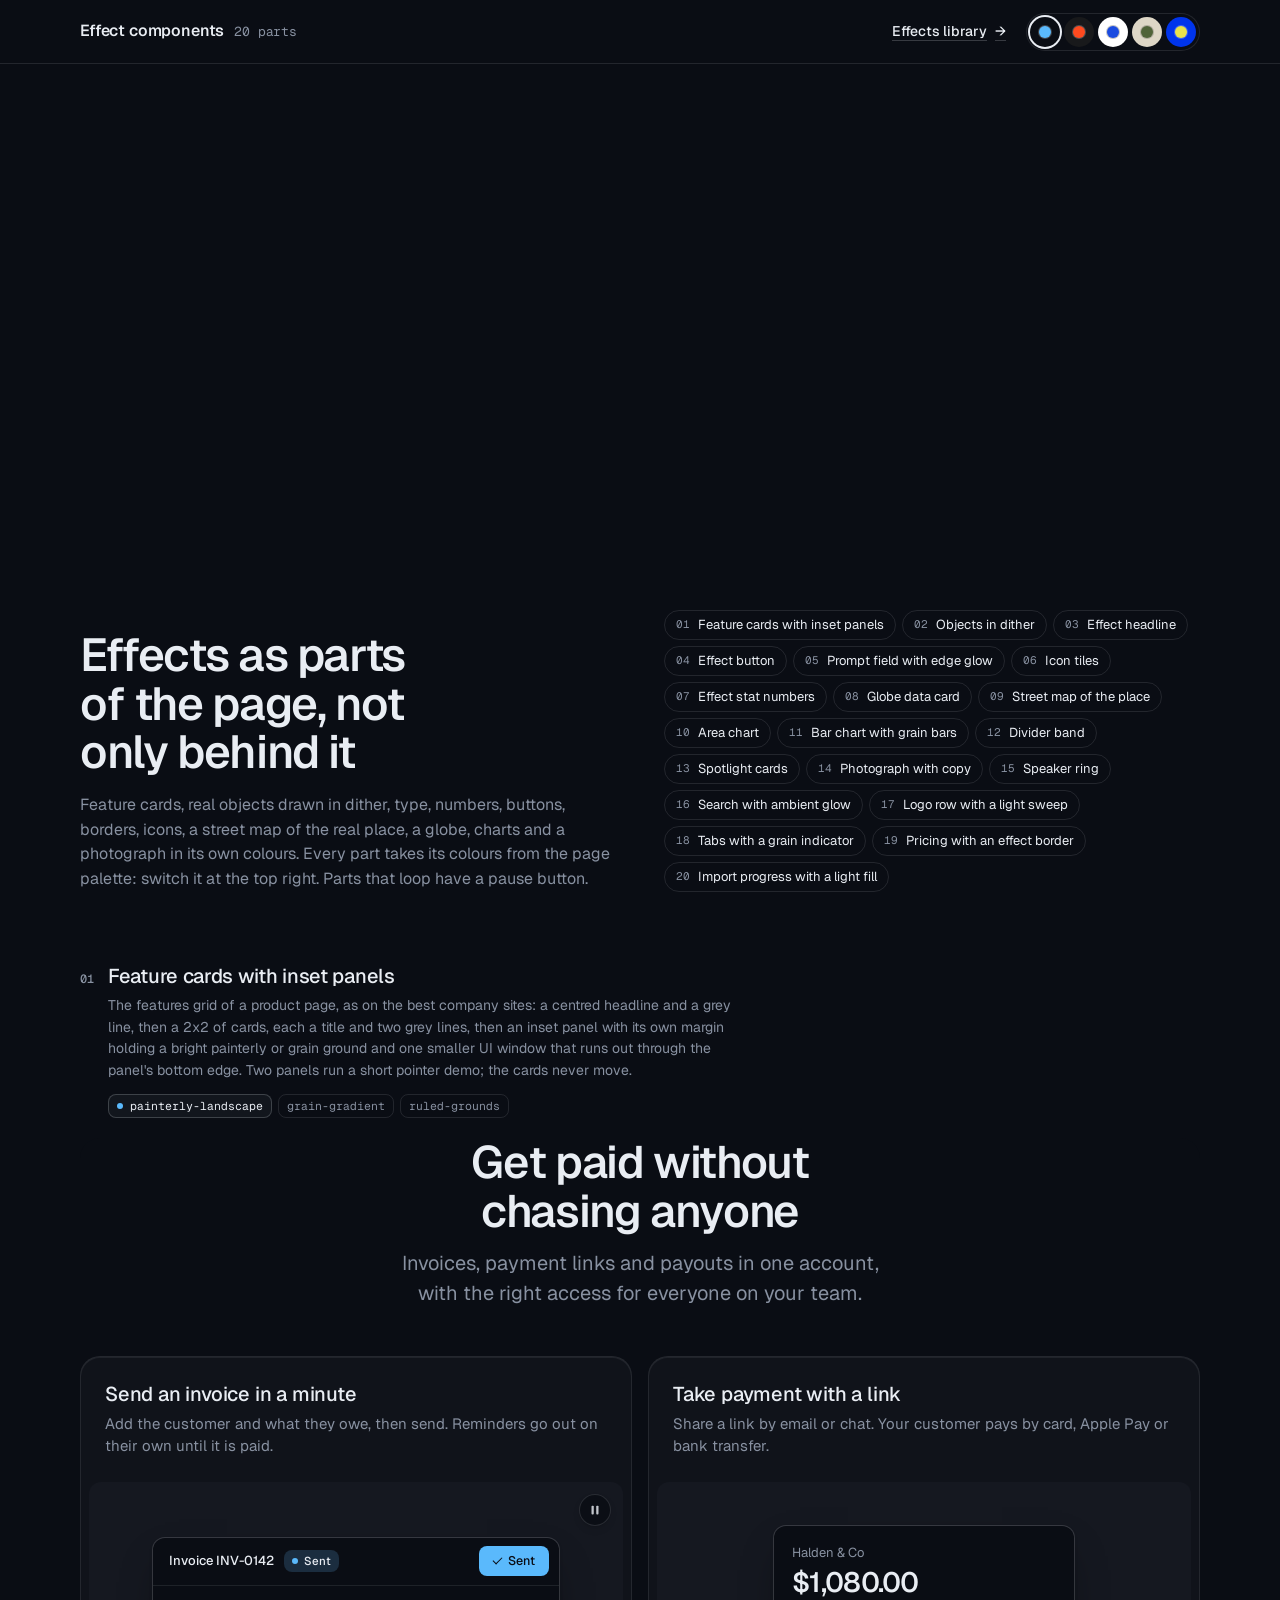
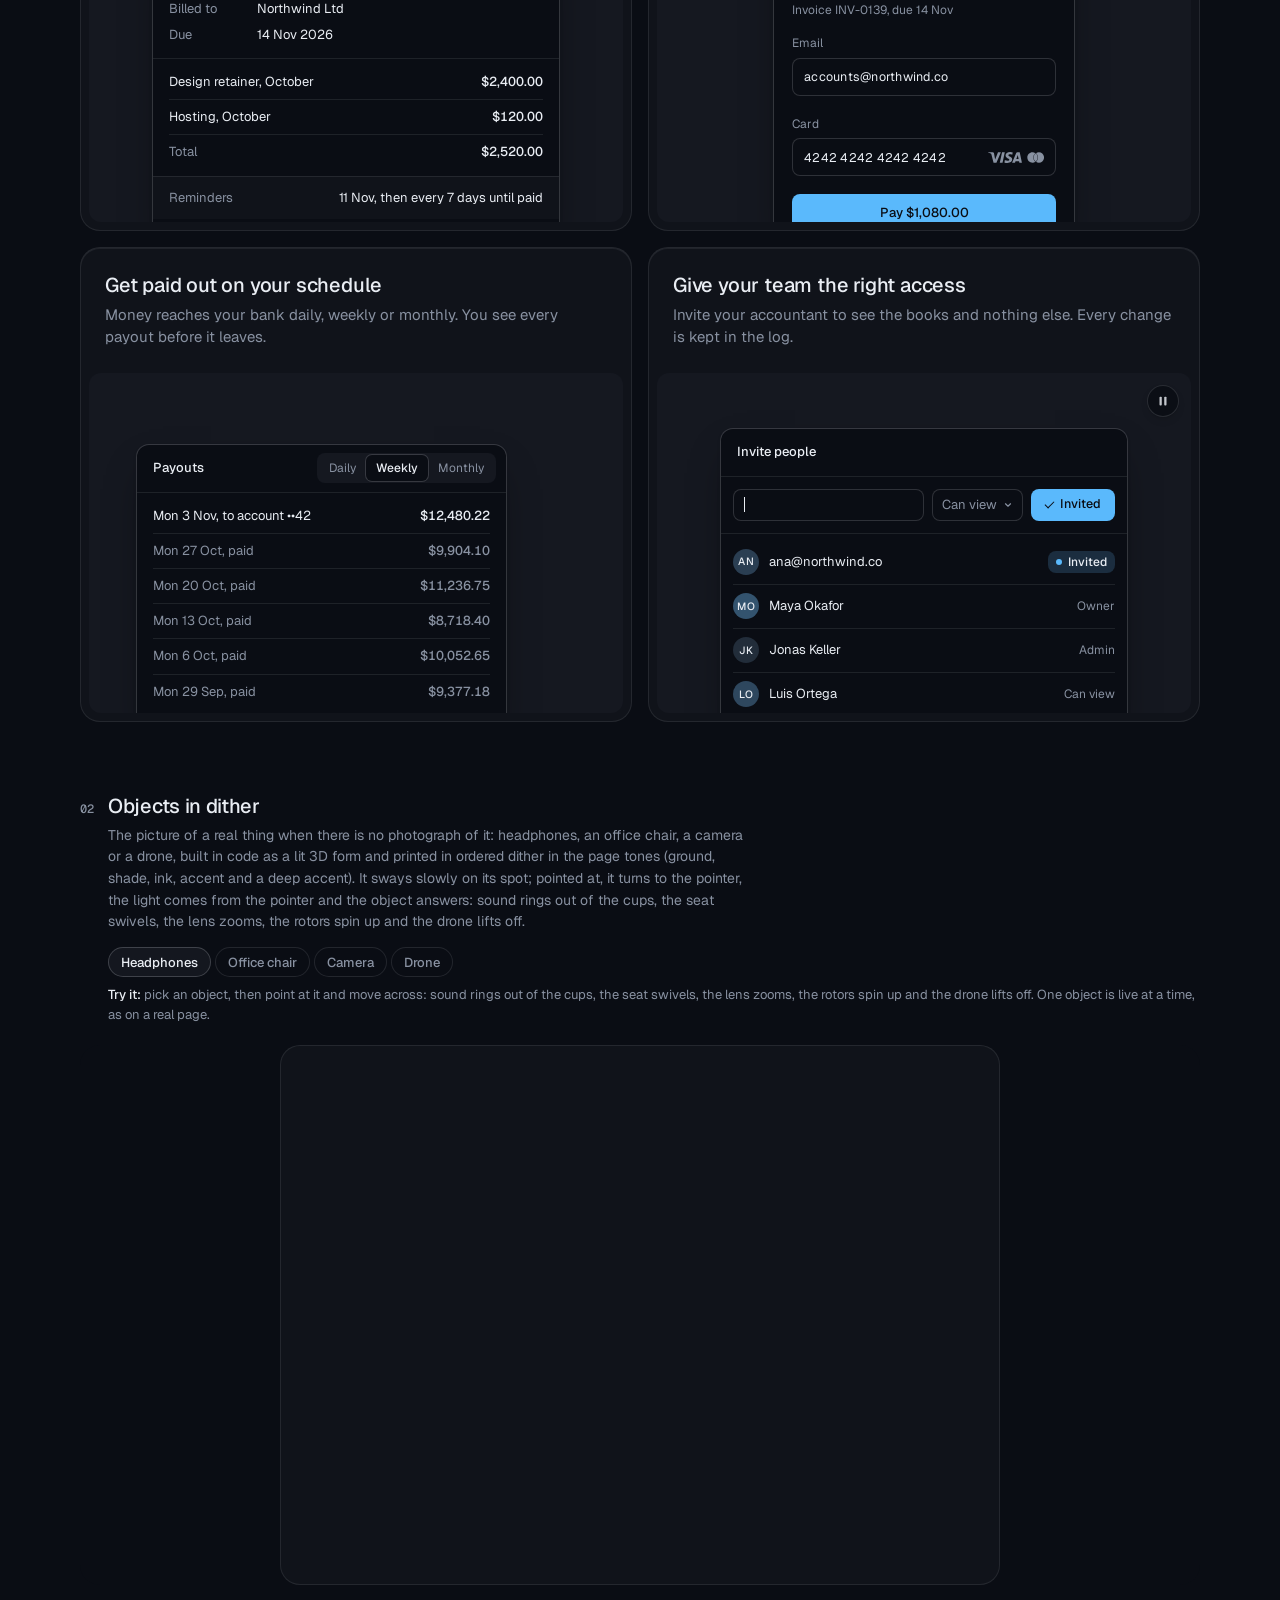
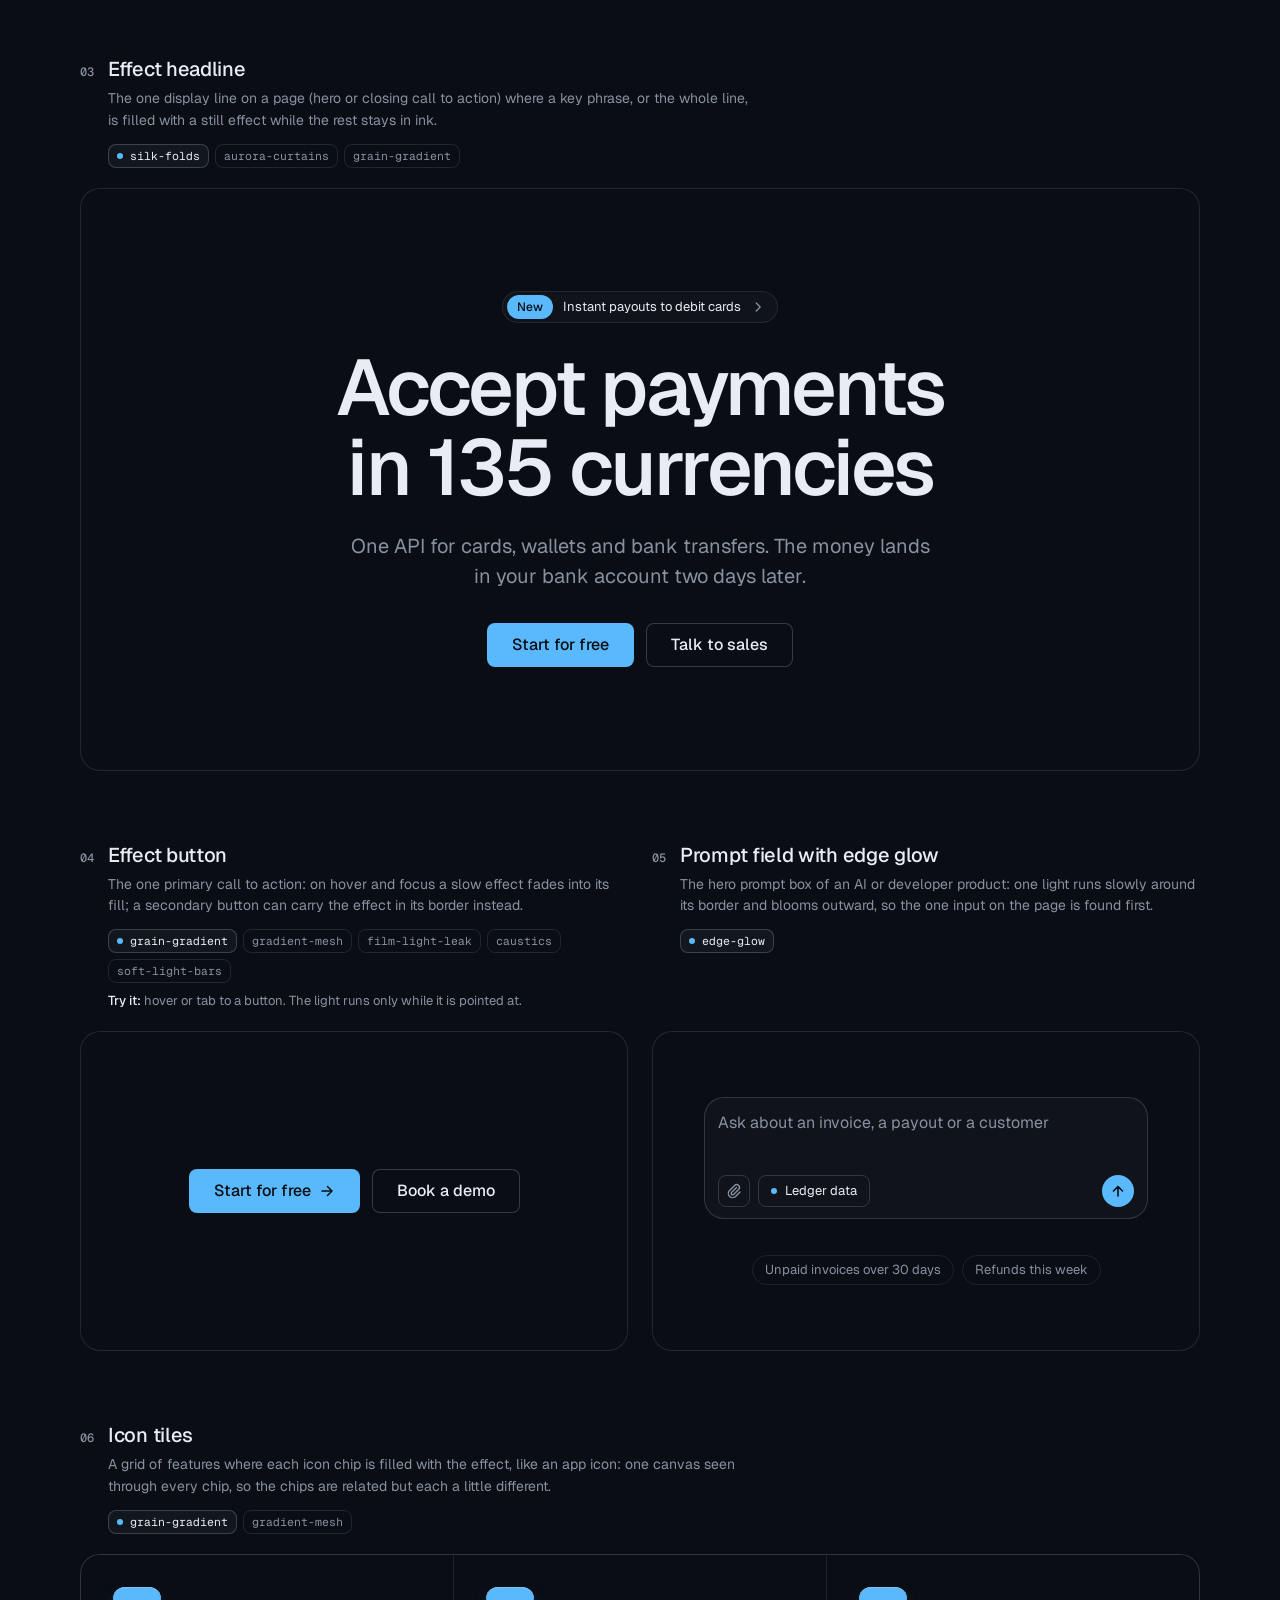
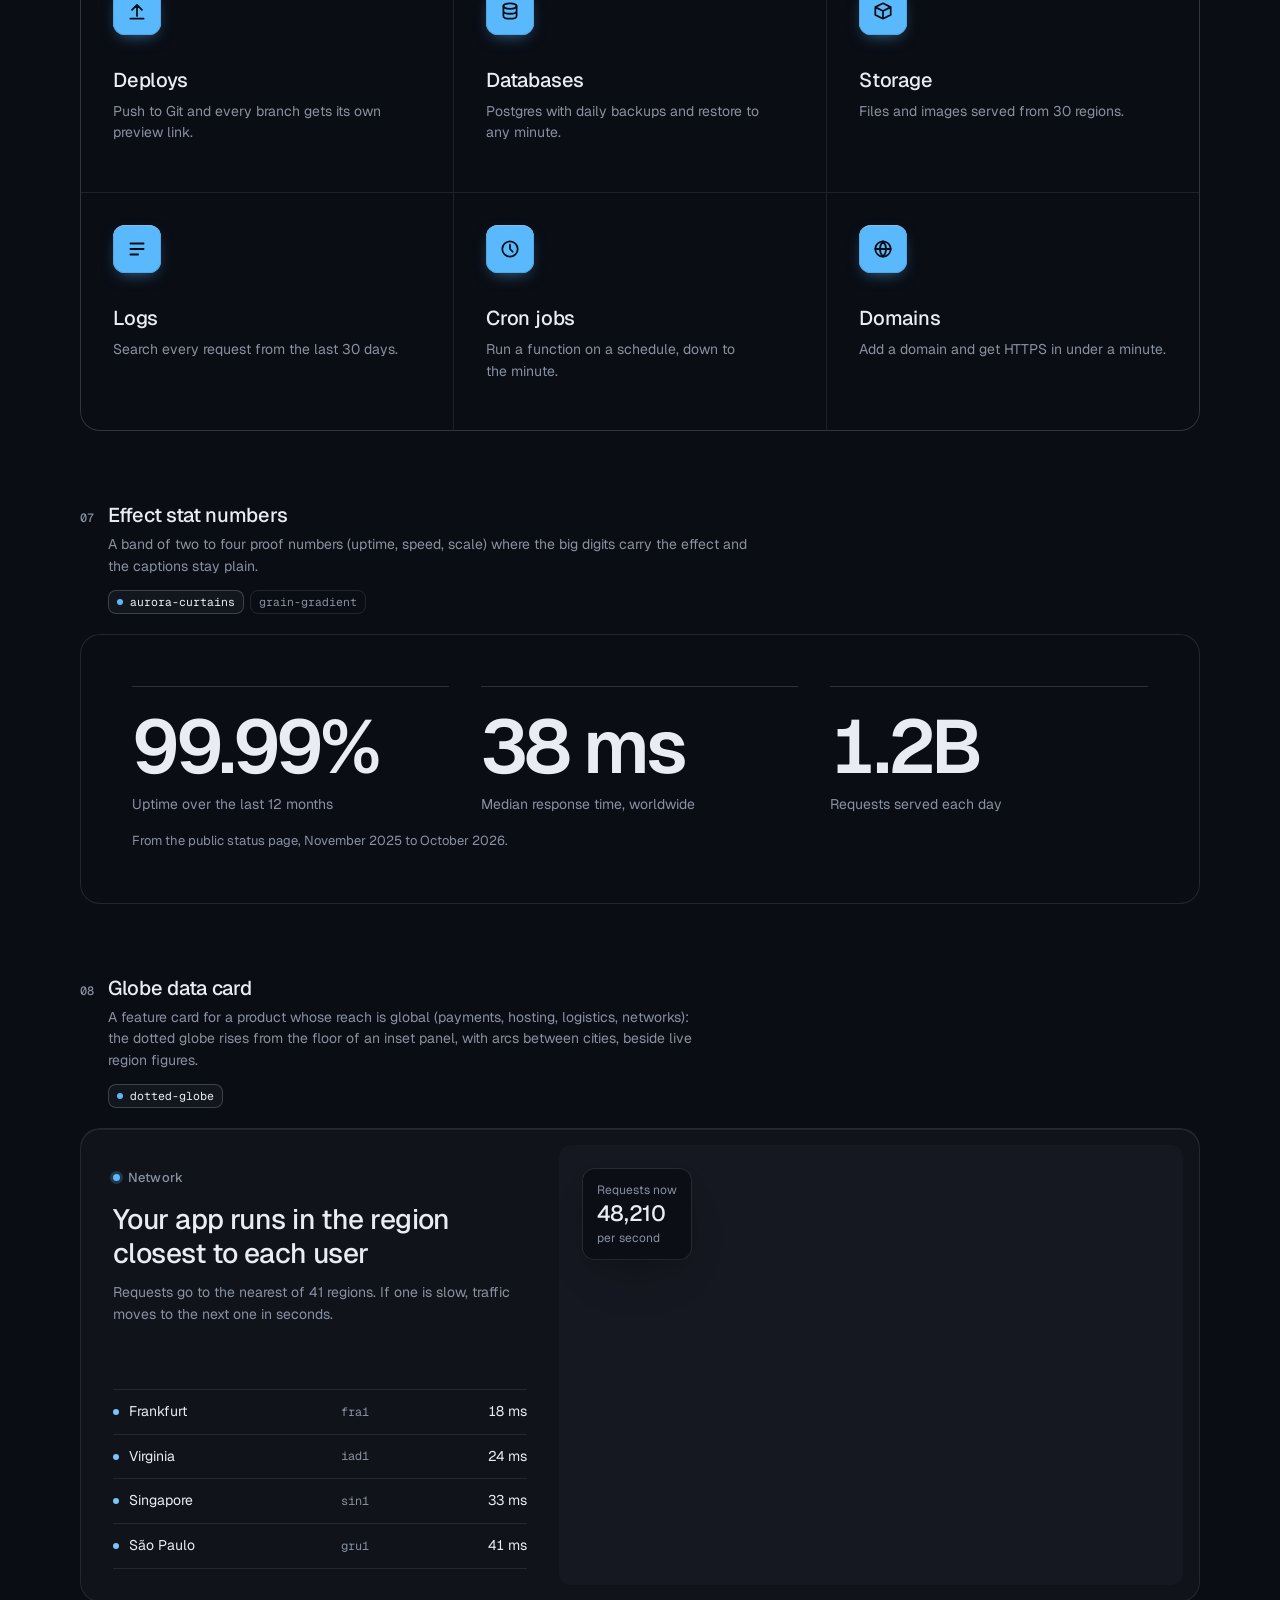
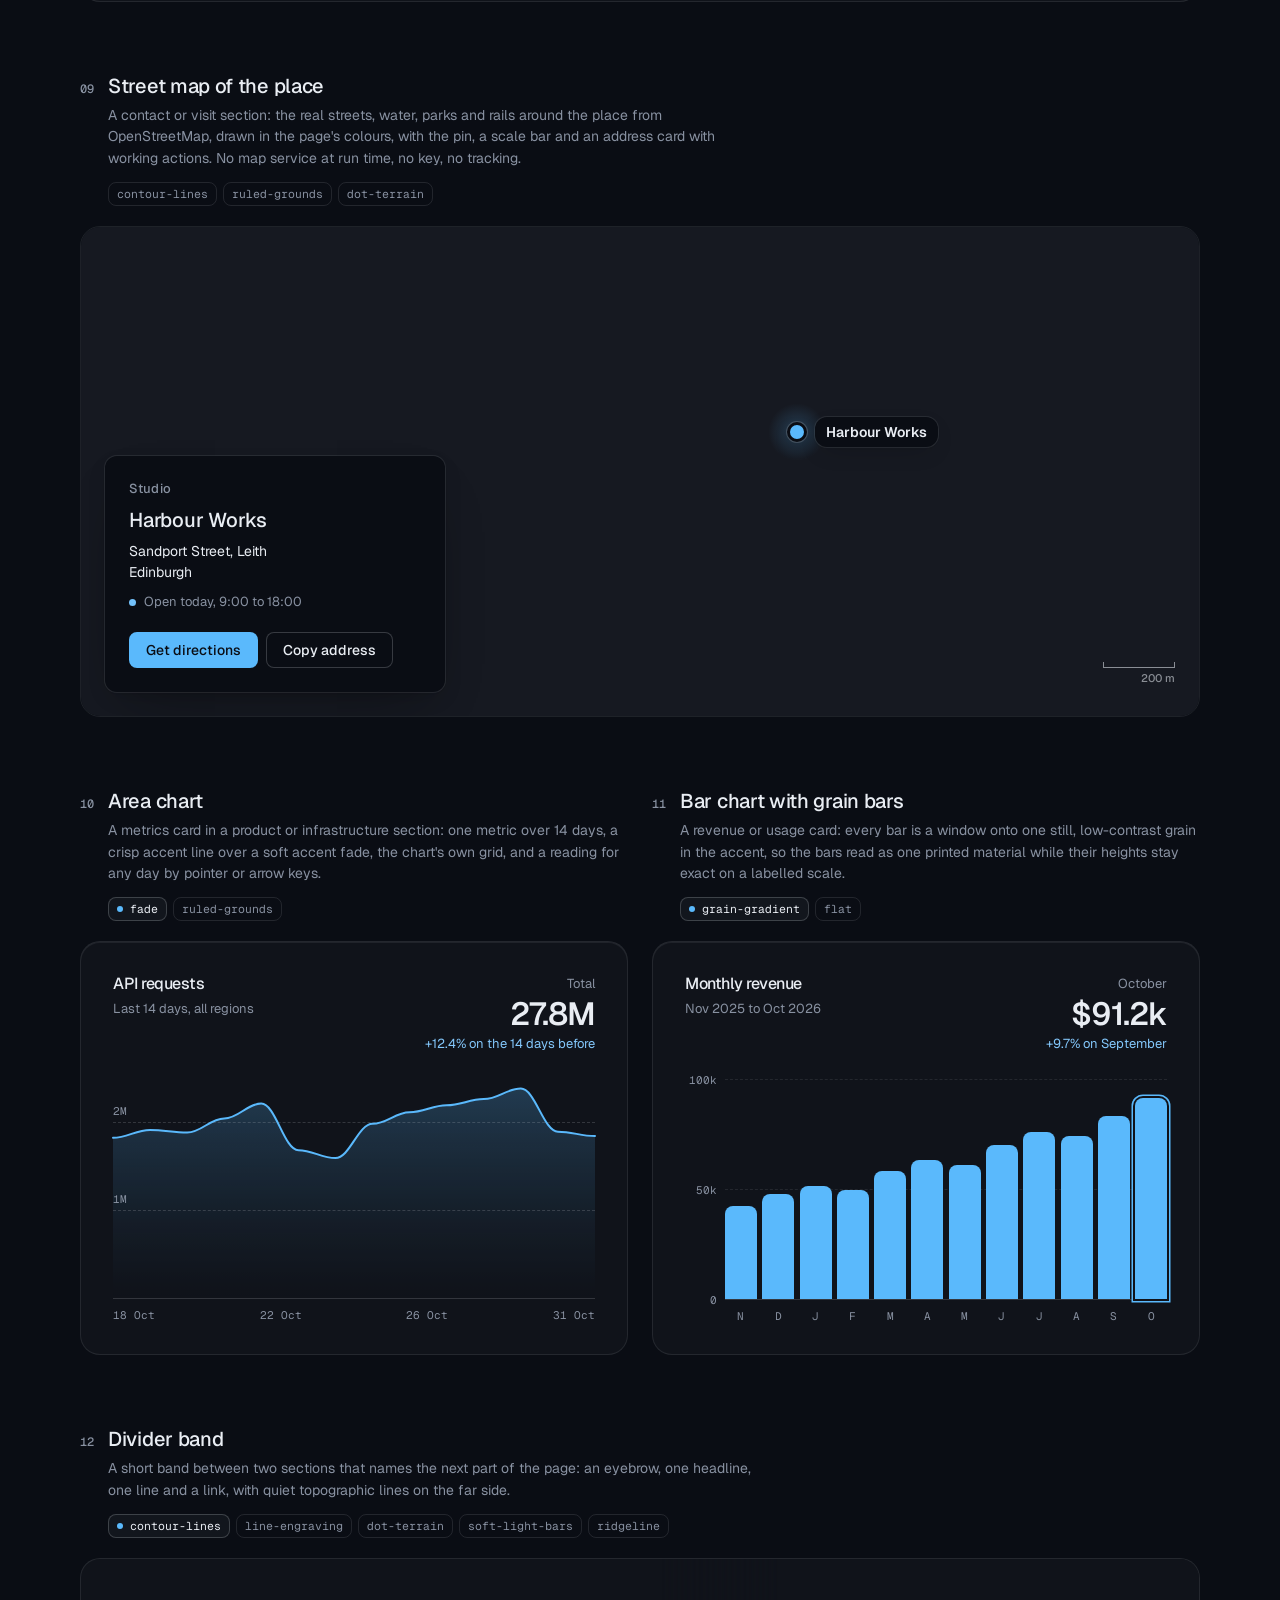
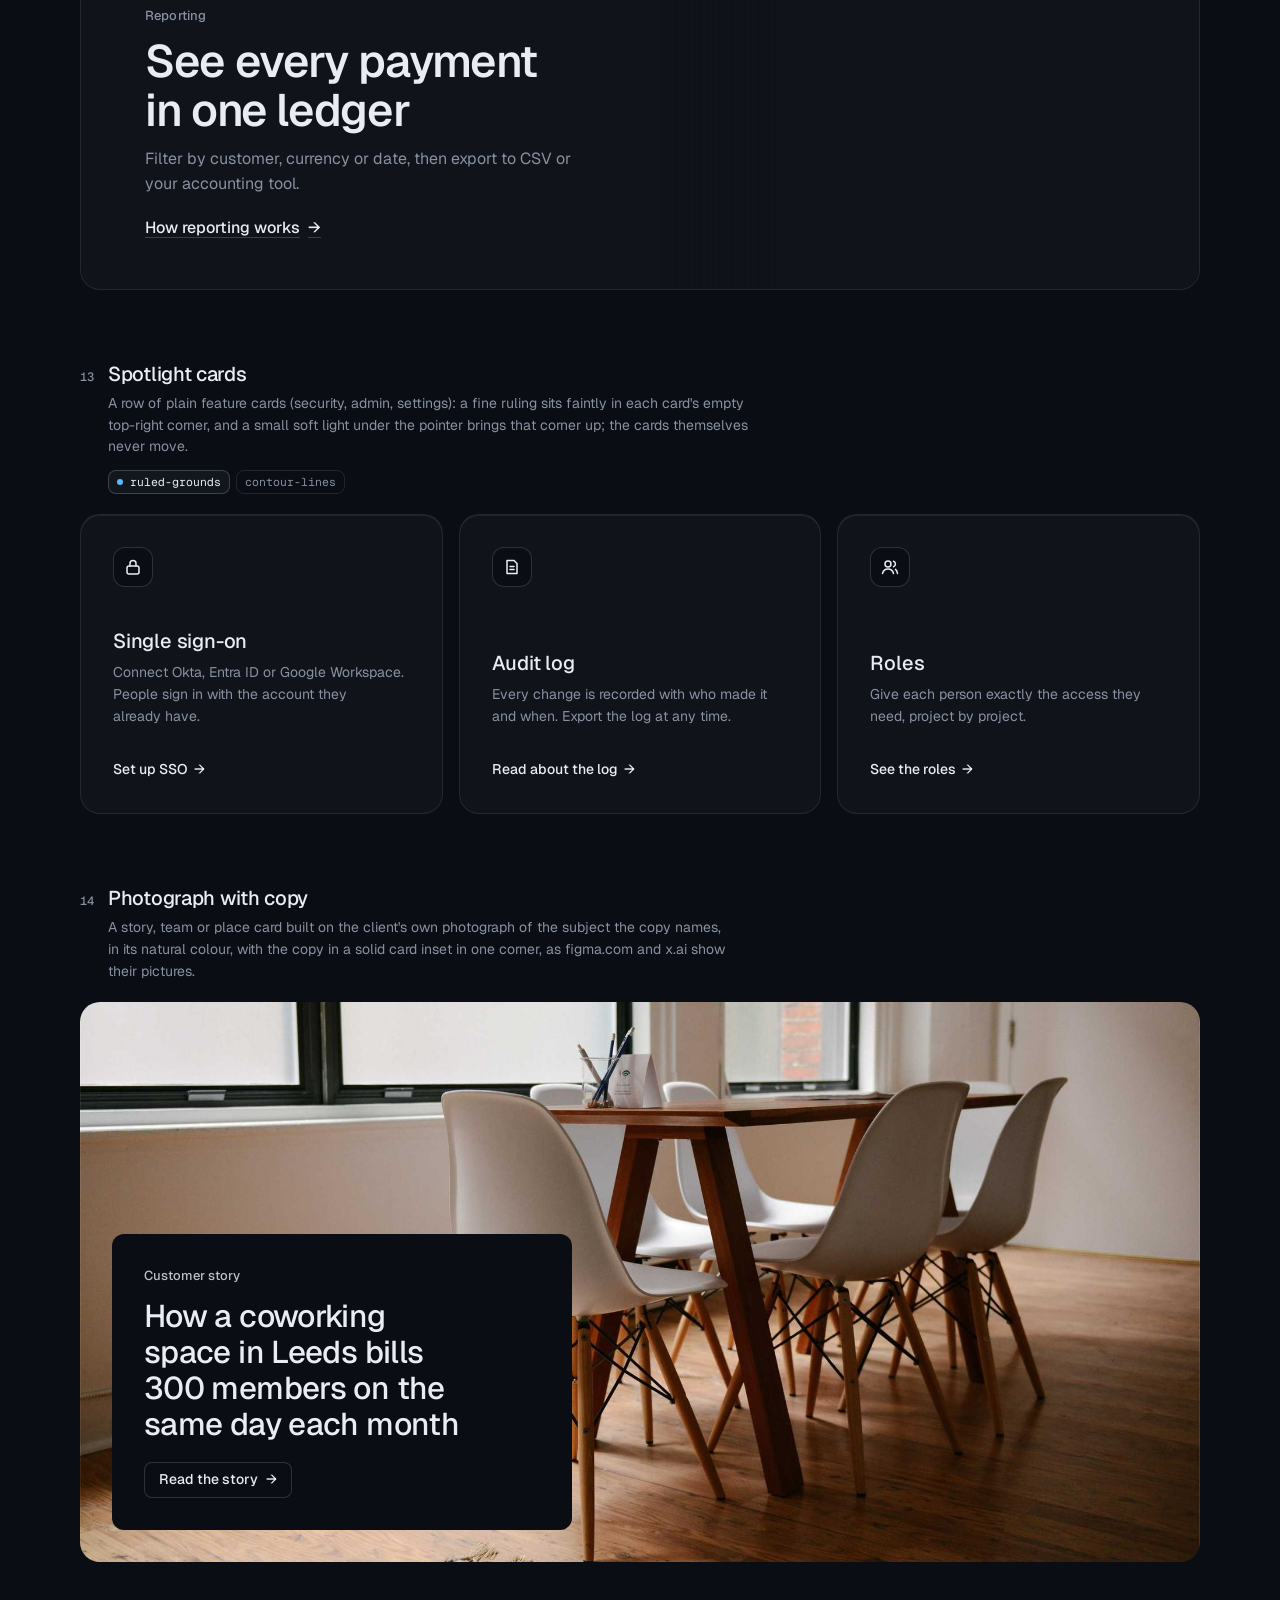
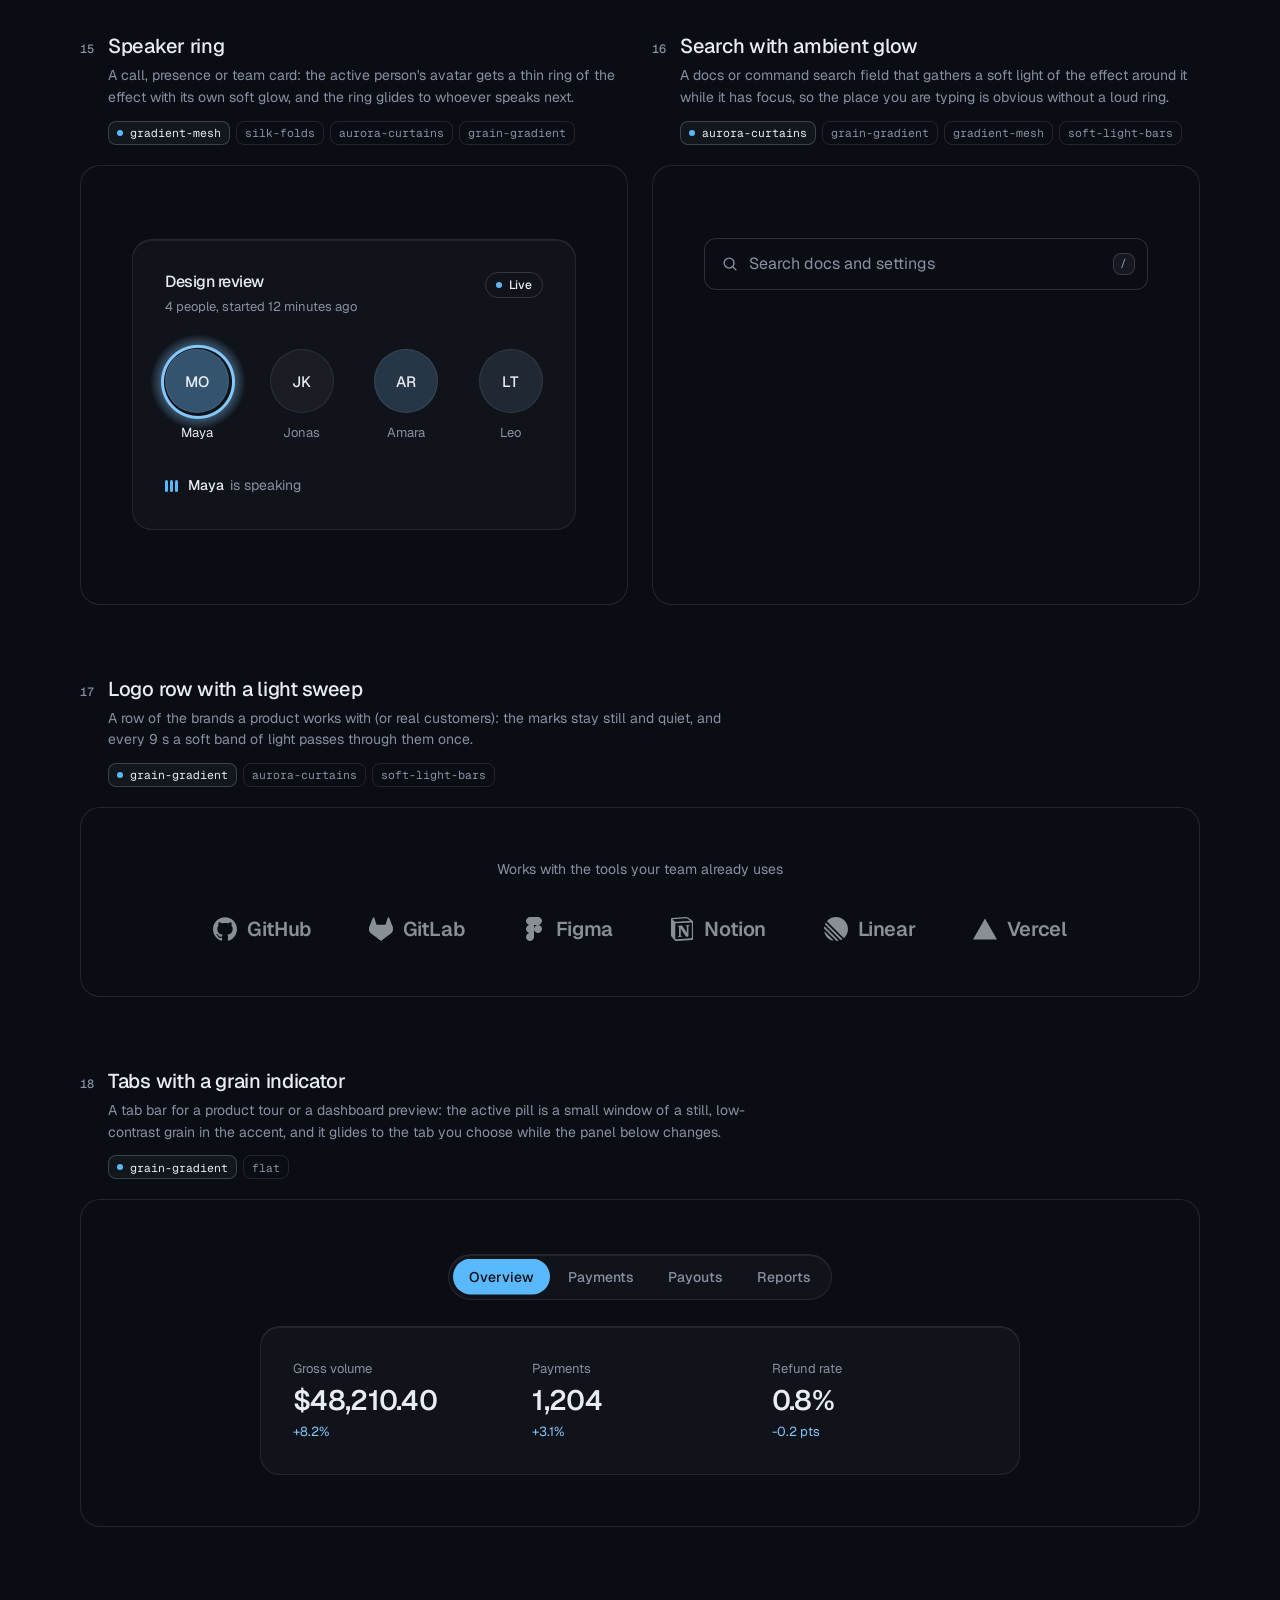
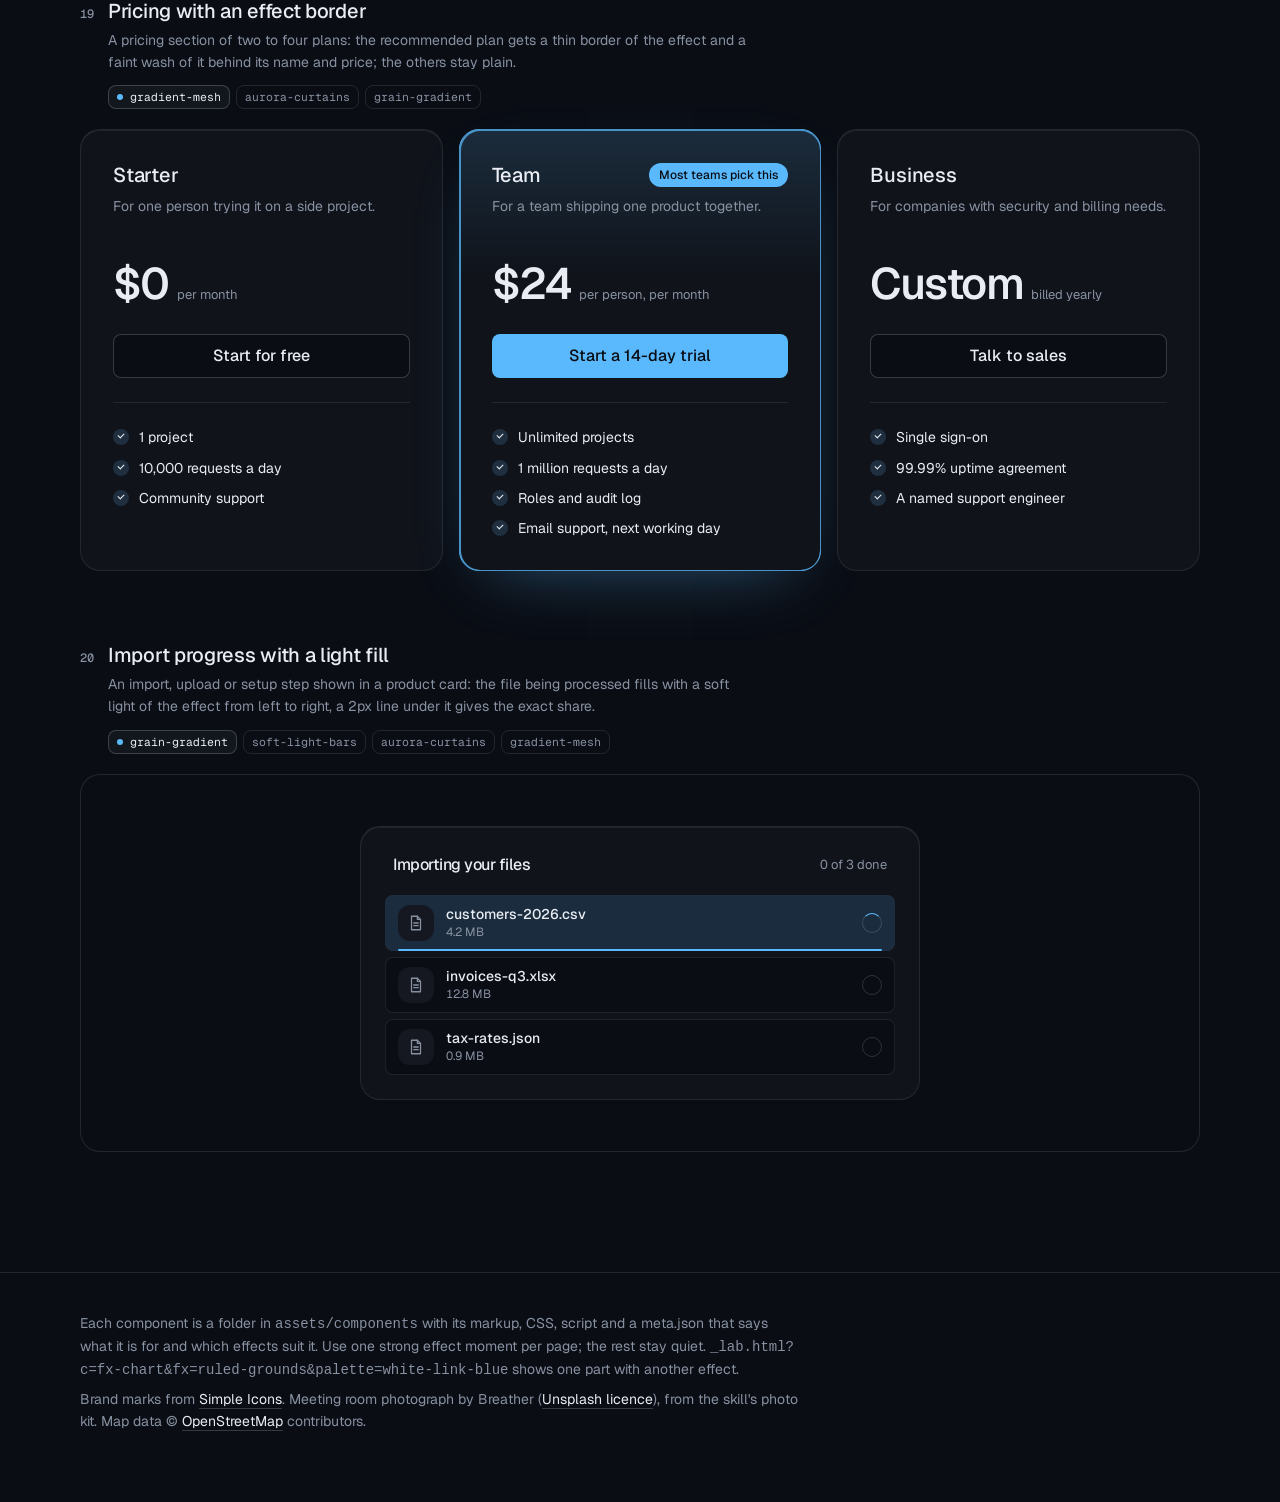
<file: .claude/skills/taste-skill/assets/components/index.html>
<!doctype html>
<html lang="en" data-radius="soft">
<head>
<script>window.__tpGlMax = 16;   /* a gallery shows many live effects at once; a page of a site keeps the default 4 (fx.js) */</script>
<meta charset="utf-8">
<meta name="viewport" content="width=device-width, initial-scale=1">
<title>Effect components</title>
<link rel="preconnect" href="https://fonts.googleapis.com">
<link rel="preconnect" href="https://fonts.gstatic.com" crossorigin>
<link href="https://fonts.googleapis.com/css2?family=Geist:wght@100..900&family=Geist+Mono:wght@400..600&display=swap" rel="stylesheet">
<link rel="stylesheet" href="../system.css">
<link rel="stylesheet" href="./base.css">
<style>
  :root {
    --font-display: "Geist", system-ui, sans-serif;
    --font-text: "Geist", system-ui, sans-serif;
    --font-mono: "Geist Mono", ui-monospace, monospace;
    --display-weight: 560;
    --display-tracking: -0.03em;
    --container: 1200px;
  }
  body { min-height: 100vh; }
  .top {
    position: sticky; top: 0; z-index: 50; height: 64px; background: var(--bg);
    border-bottom: 1px solid var(--line);
  }
  .top .container { height: 100%; display: flex; align-items: center; justify-content: space-between; gap: 16px; }
  .brand { display: flex; align-items: center; gap: 10px; font-weight: 560; letter-spacing: -0.01em; }
  .brand small { font: 400 13px/1 var(--font-mono); color: var(--muted); }
  .top nav { display: flex; align-items: center; gap: 20px; }
  .top nav a.link { font-size: 14px; }
  .swatches { display: flex; gap: 4px; padding: 3px; border: 1px solid var(--line); border-radius: 999px; background: var(--bg); }
  .swatches button {
    width: 30px; height: 30px; border-radius: 999px; border: 0; padding: 0; cursor: pointer; position: relative;
    background: var(--sw-bg);
  }
  .swatches button::after {
    content: ""; position: absolute; inset: 9px; border-radius: 999px; background: var(--sw-accent);
    box-shadow: 0 0 0 1px color-mix(in oklab, var(--sw-ink) 25%, transparent);
  }
  .swatches button[aria-pressed="true"] { box-shadow: 0 0 0 2px var(--ink); }
  .swatches button:focus-visible { outline-offset: 3px; }

  .intro { padding-block: 64px 40px; display: grid; grid-template-columns: minmax(0, 6fr) minmax(0, 6fr); gap: 48px; align-items: end; }
  .intro h1 { font-size: clamp(34px, 2.2vw + 18px, 52px); line-height: 1.05; max-width: 15ch; }
  .intro p { margin-top: 16px; color: var(--muted); font-size: var(--t-body); line-height: 1.55; max-width: 52ch; }
  .index { display: flex; flex-wrap: wrap; gap: 6px; justify-content: flex-start; }
  @media (max-width: 1023px) { .intro { grid-template-columns: minmax(0, 1fr); gap: 28px; } }
  .index a {
    display: inline-flex; align-items: center; gap: 8px; height: 30px; padding: 0 11px; border-radius: 999px;
    border: 1px solid var(--line); font-size: 13px; color: var(--ink);
    transition: border-color var(--dur) var(--ease), background-color var(--dur) var(--ease);
  }
  .index a span { font-family: var(--font-mono); font-size: 11px; color: var(--muted); }
  .index a:hover { border-color: var(--line-strong); background: color-mix(in oklab, var(--ink) 4%, var(--bg)); }

  /* every part spans two rows of the list (its notes, its stage) as a subgrid, so the two parts of a
     half-width pair share one notes height and one stage height: their stages start and end level */
  .list { display: grid; grid-template-columns: repeat(2, minmax(0, 1fr)); column-gap: 24px; row-gap: 0; padding-bottom: 120px; }
  .sc { grid-column: 1 / -1; grid-row: span 2; display: grid; grid-template-rows: subgrid; row-gap: 20px; min-width: 0; scroll-margin-top: 88px; padding-top: 72px; }
  .sc:first-child { padding-top: 0; }
  .sc.is-half { grid-column: auto; }
  .sc.is-half .sc__stage:not(.is-center) { display: grid; }
  .sc__meta { display: grid; grid-template-columns: auto 1fr; column-gap: 14px; row-gap: 6px; align-items: baseline; align-content: start; }
  .sc__note { grid-column: 2; margin: 2px 0 0; font-size: 13px; color: var(--muted); }
  .sc__note::before { content: "Try it: "; color: var(--ink); font-weight: 500; }
  .sc__no { font: 500 12px/1 var(--font-mono); color: var(--muted); padding-top: 2px; }
  .sc__name { font: 500 20px/1.25 var(--font-text); letter-spacing: -0.015em; margin: 0; }
  .sc__for { grid-column: 2; color: var(--muted); font-size: 14px; line-height: 1.55; max-width: 72ch; margin: 0; }
  .sc__fx { grid-column: 2; display: flex; flex-wrap: wrap; gap: 6px; margin-top: 6px; }
  .sc__fx li {
    font: 400 11.5px/1 var(--font-mono); color: var(--muted); height: 24px; display: inline-flex; align-items: center;
    padding: 0 8px; border-radius: var(--r-sm); border: 1px solid var(--line);
  }
  .sc__fx li.is-on { color: var(--ink); border-color: var(--line-strong); background: color-mix(in oklab, var(--ink) 5%, var(--bg)); }
  .sc__fx li.is-on::before { content: ""; width: 6px; height: 6px; border-radius: 99px; background: var(--accent); margin-right: 7px; }
  .sc__stage {
    position: relative; min-width: 0; border: 1px solid var(--line); border-radius: var(--r-lg);
    padding: clamp(20px, 4vw, 56px); background: var(--bg);
  }
  .sc__stage.is-tall { padding-block: clamp(56px, 8vw, 120px); }
  .sc__stage.is-flush { padding: 0; border: 0; }
  .sc__stage.is-center { display: grid; place-items: center; min-height: 320px; }
  /* one object, at a size a page would give it */
  #fx-dither-object .sc__stage { display: grid; justify-items: center; }
  #fx-dither-object .cx-obj { width: min(100%, 720px); }
  .sc__pick { grid-column: 2; display: flex; flex-wrap: wrap; gap: 4px; margin-top: 8px; }
  .sc__pick button {
    height: 30px; padding: 0 12px; border-radius: 999px; border: 1px solid var(--line); background: var(--bg);
    font: 500 13px/1 var(--font-text); color: var(--muted); cursor: pointer;
  }
  .sc__pick button:hover { color: var(--ink); border-color: var(--line-strong); }
  .sc__pick button[aria-pressed="true"] { color: var(--ink); border-color: var(--line-strong); background: color-mix(in oklab, var(--ink) 6%, var(--bg)); }
  /* the search list opens below its field: leave it room inside the frame */
  #fx-search .sc__stage { min-height: 440px; place-items: start center; padding-top: 72px; }
  .sc__stage:empty::after { content: "Loading"; color: var(--muted); font-size: 13px; }

  .foot { border-top: 1px solid var(--line); padding: 40px 0 64px; color: var(--muted); font-size: 14px; }
  .foot p { max-width: 80ch; margin: 0 0 8px; }
  .foot a { color: var(--ink); text-decoration: underline; text-decoration-color: var(--line-strong); text-underline-offset: 4px; }

  @media (max-width: 899px) {
    .list { grid-template-columns: minmax(0, 1fr); }
    .sc.is-half { grid-column: 1 / -1; }
    .top nav a.link { display: none; }
  }
  @media (max-width: 639px) {
    .intro { padding-block: 48px 32px; }
    .sc { padding-top: 48px; }
    .sc__meta { grid-template-columns: 1fr; }
    .sc__no { display: none; }
    .sc__for, .sc__fx, .sc__note, .sc__pick { grid-column: 1; }
    .sc__stage.is-center { min-height: 240px; }
    .brand small { display: none; }
  }
</style>
</head>
<body>
<header class="top">
  <div class="container">
    <div class="brand">Effect components <small id="count"></small></div>
    <nav aria-label="Palette and links">
      <a class="link" href="../effects/gallery.html">Effects library</a>
      <div class="swatches" id="swatches" role="group" aria-label="Page palette"></div>
    </nav>
  </div>
</header>

<main>
  <section class="intro container">
    <div>
      <h1>Effects as parts of the page, not only behind it</h1>
      <p id="lede">Feature cards, real objects drawn in dither, type, numbers, buttons, borders, icons, a street map of the real place, a globe, charts and a photograph in its own colours. Every part takes its colours from the page palette: switch it at the top right. Parts that loop have a pause button.</p>
    </div>
    <nav class="index" id="index" aria-label="Components"></nav>
  </section>
  <div class="container list" id="list"></div>
</main>

<footer class="foot">
  <div class="container">
    <p>Each component is a folder in <code>assets/components</code> with its markup, CSS, script and a meta.json that says what it is for and which effects suit it. Use one strong effect moment per page; the rest stay quiet. <code>_lab.html?c=fx-chart&amp;fx=ruled-grounds&amp;palette=white-link-blue</code> shows one part with another effect.</p>
    <p>Brand marks from <a href="https://simpleicons.org/">Simple Icons</a>. Meeting room photograph by Breather (<a href="https://unsplash.com/photos/DEdM9Vs6s8w">Unsplash licence</a>), from the skill's photo kit. Map data © <a href="https://www.openstreetmap.org/copyright">OpenStreetMap</a> contributors.</p>
  </div>
</footer>

<script type="module">
  import fx from '../effects/fx.js';

  // component id, layout and stage style, in page order
  const COMPONENTS = [
    { id: 'fx-feature-card', stage: 'is-flush' },
    { id: 'fx-dither-object', stage: 'is-flush', note: 'pick an object, then point at it and move across: sound rings out of the cups, the seat swivels, the lens zooms, the rotors spin up and the drone lifts off. One object is live at a time, as on a real page.' },
    { id: 'fx-headline', stage: 'is-tall' },
    { id: 'fx-button', half: true, stage: 'is-center', note: 'hover or tab to a button. The light runs only while it is pointed at.' },
    { id: 'fx-prompt', half: true, stage: 'is-center' },
    { id: 'fx-icon-tiles', stage: 'is-flush' },
    { id: 'fx-stat' },
    { id: 'fx-globe', stage: 'is-flush' },
    { id: 'fx-map', stage: 'is-flush' },
    { id: 'fx-chart', half: true, stage: 'is-flush' },
    { id: 'fx-bars', half: true, stage: 'is-flush' },
    { id: 'fx-band', stage: 'is-flush' },
    { id: 'fx-spotlight', stage: 'is-flush' },
    { id: 'fx-photo', stage: 'is-flush' },
    { id: 'fx-avatar', half: true, stage: 'is-center' },
    { id: 'fx-search', half: true, stage: 'is-center' },
    { id: 'fx-logos' },
    { id: 'fx-tabs' },
    { id: 'fx-pricing', stage: 'is-flush' },
    { id: 'fx-progress', stage: 'is-center' },
  ];

  const PALETTES = [
    { id: 'blue-black-cornflower', name: 'Night, cornflower', bg: '#0a0d14', surface: '#131824', ink: '#e9edf3', muted: '#8891a1', accent: '#5ab9fc', accentInk: '#0a0d14' },
    { id: 'graphite-safety-orange', name: 'Graphite, orange', bg: '#18191b', surface: '#222427', ink: '#eff0f1', muted: '#9c9ea3', accent: '#ff4a1f', accentInk: '#18191b' },
    { id: 'white-link-blue', name: 'White, blue', bg: '#ffffff', surface: '#f4f4f4', ink: '#111111', muted: '#6b6b6b', accent: '#1a4be0', accentInk: '#ffffff' },
    { id: 'moss-sand', name: 'Sand, moss', bg: '#ddd6c6', surface: '#d2cab8', ink: '#2a2a26', muted: '#59574e', accent: '#4f6238', accentInk: '#ffffff' },
    { id: 'cobalt-field', name: 'Cobalt field', bg: '#0034eb', surface: '#002fd6', ink: '#ffffff', muted: '#dfe4f2', accent: '#e9e34a', accentInk: '#111111' },
  ];

  const q = new URLSearchParams(location.search);
  if (q.has('time')) fx.setClock(+q.get('time'));
  if (q.has('fallback')) fx.config.forceFallback = true;
  const only = q.get('only') ? q.get('only').split(',') : null;
  const list = document.getElementById('list');
  const index = document.getElementById('index');
  const swatches = document.getElementById('swatches');

  /*
    The budget: a laptop's integrated GPU shares its memory with everything else, so this page never
    holds more than 4 live WebGL contexts. A part is started when it comes near the viewport and
    destroyed when it leaves it; still parts draw once and free their context; fx.js frees any idle
    off-screen context past 4. liveGL() counts the contexts that are open right now.
  */
  fx.config.maxLive = 4;
  const contexts = new Set();
  let peakGL = 0;
  const getContext = HTMLCanvasElement.prototype.getContext;
  HTMLCanvasElement.prototype.getContext = function (type, ...rest) {
    const c = getContext.call(this, type, ...rest);
    if (c && /webgl/i.test(type) && !contexts.has(c)) { contexts.add(c); peakGL = Math.max(peakGL, liveGL()); }
    return c;
  };
  function liveGL() {
    for (const c of contexts) if (c.isContextLost()) contexts.delete(c);
    return contexts.size;
  }

  // the dither object: one live at a time, switched here (a real page shows one object)
  const OBJECTS = {
    headphones: ['Headphones', 'Over-ear, wireless'],
    chair: ['Office chair', 'Swivel seat on five castors'],
    camera: ['Camera', 'Mirrorless, with a zoom lens'],
    drone: ['Drone', 'Four rotors and a camera'],
  };
  let object = OBJECTS[q.get('object')] ? q.get('object') : 'headphones';
  // print (ordered dither, the default) or studio (a smooth shaded render: no picker until it is anti-aliased; ?render=studio)
  let render = q.get('render') === 'studio' ? 'studio' : 'print';

  function applyPalette(p) {
    const c = fx.color;
    const action = c.contrast(p.accent, p.bg) >= 2.2 ? p.accent : p.ink;
    const actionInk = action === p.accent ? p.accentInk : p.bg;
    const s = document.documentElement.style;
    const set = (k, v) => s.setProperty(k, v);
    set('--p-bg', p.bg); set('--p-surface', p.surface); set('--p-ink', p.ink); set('--p-muted', p.muted);
    set('--p-accent', p.accent); set('--p-accent-ink', p.accentInk); set('--p-action', action); set('--p-action-ink', actionInk);
    document.documentElement.style.colorScheme = c.isDark(p.bg) ? 'dark' : 'light';
    for (const b of swatches.children) b.setAttribute('aria-pressed', String(b.dataset.id === p.id));
  }

  async function load(entry) {
    const base = `./${entry.id}/`;
    const [meta, html, mod] = await Promise.all([
      fetch(base + 'meta.json').then(r => (r.ok ? r.json() : null)),
      fetch(base + 'component.html').then(r => (r.ok ? r.text() : null)),
      import(base + 'component.js').catch(err => { console.warn(entry.id, err); return null; }),
    ]).catch(() => [null, null, null]);
    if (!meta || !html || !mod) return null;
    const link = document.createElement('link');
    link.rel = 'stylesheet';
    link.href = base + 'component.css';
    document.head.append(link);
    await new Promise(r => { link.onload = link.onerror = r; });
    return { ...entry, meta, html, mod };
  }

  function section(e, n) {
    const s = document.createElement('section');
    s.className = 'sc' + (e.half ? ' is-half' : '');
    s.id = e.id;
    const fxList = (e.meta.effects || []).map(id => `<li class="${id === e.meta.default ? 'is-on' : ''}">${id}</li>`).join('');
    const pick = e.id === 'fx-dither-object'
      ? `<div class="sc__pick" role="group" aria-label="Object">${Object.keys(OBJECTS).map(k => `<button type="button" data-object="${k}" aria-pressed="${k === object}">${OBJECTS[k][0]}</button>`).join('')}</div>`
      : '';
    s.innerHTML = `
      <div class="sc__meta">
        <span class="sc__no">${String(n).padStart(2, '0')}</span>
        <h2 class="sc__name">${e.meta.name}</h2>
        <p class="sc__for">${e.meta.for}</p>
        ${fxList ? `<ul class="sc__fx" aria-label="Effects that suit it">${fxList}</ul>` : ''}
        ${pick}
        ${e.note ? `<p class="sc__note">${e.note}</p>` : ''}
      </div>
      <div class="sc__stage ${e.stage || ''}"></div>`;
    return s;
  }

  // the markup is placed at once (the page keeps its full height); the scripts run only near the viewport
  function markup(e) {
    const stage = e.section.querySelector('.sc__stage');
    stage.innerHTML = e.html;
    if (e.id === 'fx-dither-object') {
      const fig = stage.querySelector('.cx-obj');
      fig.dataset.cxObject = object;
      if (render === 'studio') fig.dataset.cxRender = 'studio'; else delete fig.dataset.cxRender;
      fig.querySelector('.cx-obj__stage').removeAttribute('aria-label');
    }
    return stage;
  }
  function start(e) {
    if (e.ctrl) return;
    const stage = markup(e);
    try { e.ctrl = e.mod.default(stage.firstElementChild || stage) || { destroy() {} }; } catch (err) { console.error(e.id, err); e.ctrl = { destroy() {} }; }
  }
  function stop(e) {
    if (!e.ctrl) return;
    try { e.ctrl.destroy?.(); } catch (err) { console.warn(e.id, err); }
    fx.unmountAll(e.section);
    e.ctrl = null;
  }

  function setPalette(p, entries) {
    entries.forEach(stop);
    applyPalette(p);
    try { localStorage.setItem('cx-palette', p.id); } catch (_) {}
    requestAnimationFrame(() => entries.forEach(e => (e.near ? start(e) : markup(e))));
  }

  let saved = null;
  try { saved = localStorage.getItem('cx-palette'); } catch (_) {}
  const first = PALETTES.find(p => p.id === q.get('palette')) || PALETTES.find(p => p.id === saved) || PALETTES[0];
  for (const p of PALETTES) {
    const b = document.createElement('button');
    b.type = 'button';
    b.dataset.id = p.id;
    b.title = p.name;
    b.setAttribute('aria-label', p.name);
    b.style.setProperty('--sw-bg', p.bg);
    b.style.setProperty('--sw-accent', p.accent);
    b.style.setProperty('--sw-ink', p.ink);
    swatches.append(b);
  }
  applyPalette(first);

  const wanted = COMPONENTS.filter(c => !only || only.includes(c.id));
  const entries = (await Promise.all(wanted.map(load))).filter(Boolean);
  document.getElementById('count').textContent = `${entries.length} parts`;
  entries.forEach((e, i) => {
    e.section = section(e, i + 1);
    list.append(e.section);
    markup(e);
    const a = document.createElement('a');
    a.href = '#' + e.id;
    a.innerHTML = `<span>${String(i + 1).padStart(2, '0')}</span>${e.meta.name}`;
    index.append(a);
  });
  await document.fonts.ready;
  const near = new IntersectionObserver(seen => {
    for (const en of seen) {
      const e = entries.find(x => x.section === en.target);
      if (!e) continue;
      e.near = en.isIntersecting;
      if (e.near) start(e); else stop(e);
    }
  }, { rootMargin: '10% 0px' });
  entries.forEach(e => near.observe(e.section));
  setTimeout(() => { document.documentElement.dataset.ready = '1'; }, 1500);

  swatches.addEventListener('click', ev => {
    const b = ev.target.closest('button');
    if (!b) return;
    const p = PALETTES.find(x => x.id === b.dataset.id);
    if (p) setPalette(p, entries);
  });
  list.addEventListener('click', ev => {
    const b = ev.target.closest('[data-object], [data-render]');
    if (!b || !(OBJECTS[b.dataset.object] || b.dataset.render)) return;
    if (b.dataset.render) render = b.dataset.render; else object = b.dataset.object;
    b.parentElement.querySelectorAll('button').forEach(x => x.setAttribute('aria-pressed', String(x === b)));
    const e = entries.find(x => x.id === 'fx-dither-object');
    stop(e);
    if (e.near) start(e); else markup(e);
  });
  window.__cx = {
    entries,
    setPalette: id => setPalette(PALETTES.find(p => p.id === id), entries),
    setObject: k => list.querySelector(`[data-object="${k}"]`)?.click(),
    gl: () => ({ live: liveGL(), peak: peakGL, started: entries.filter(e => e.ctrl).map(e => e.id) }),
  };
</script>

</body>
</html>
</file>
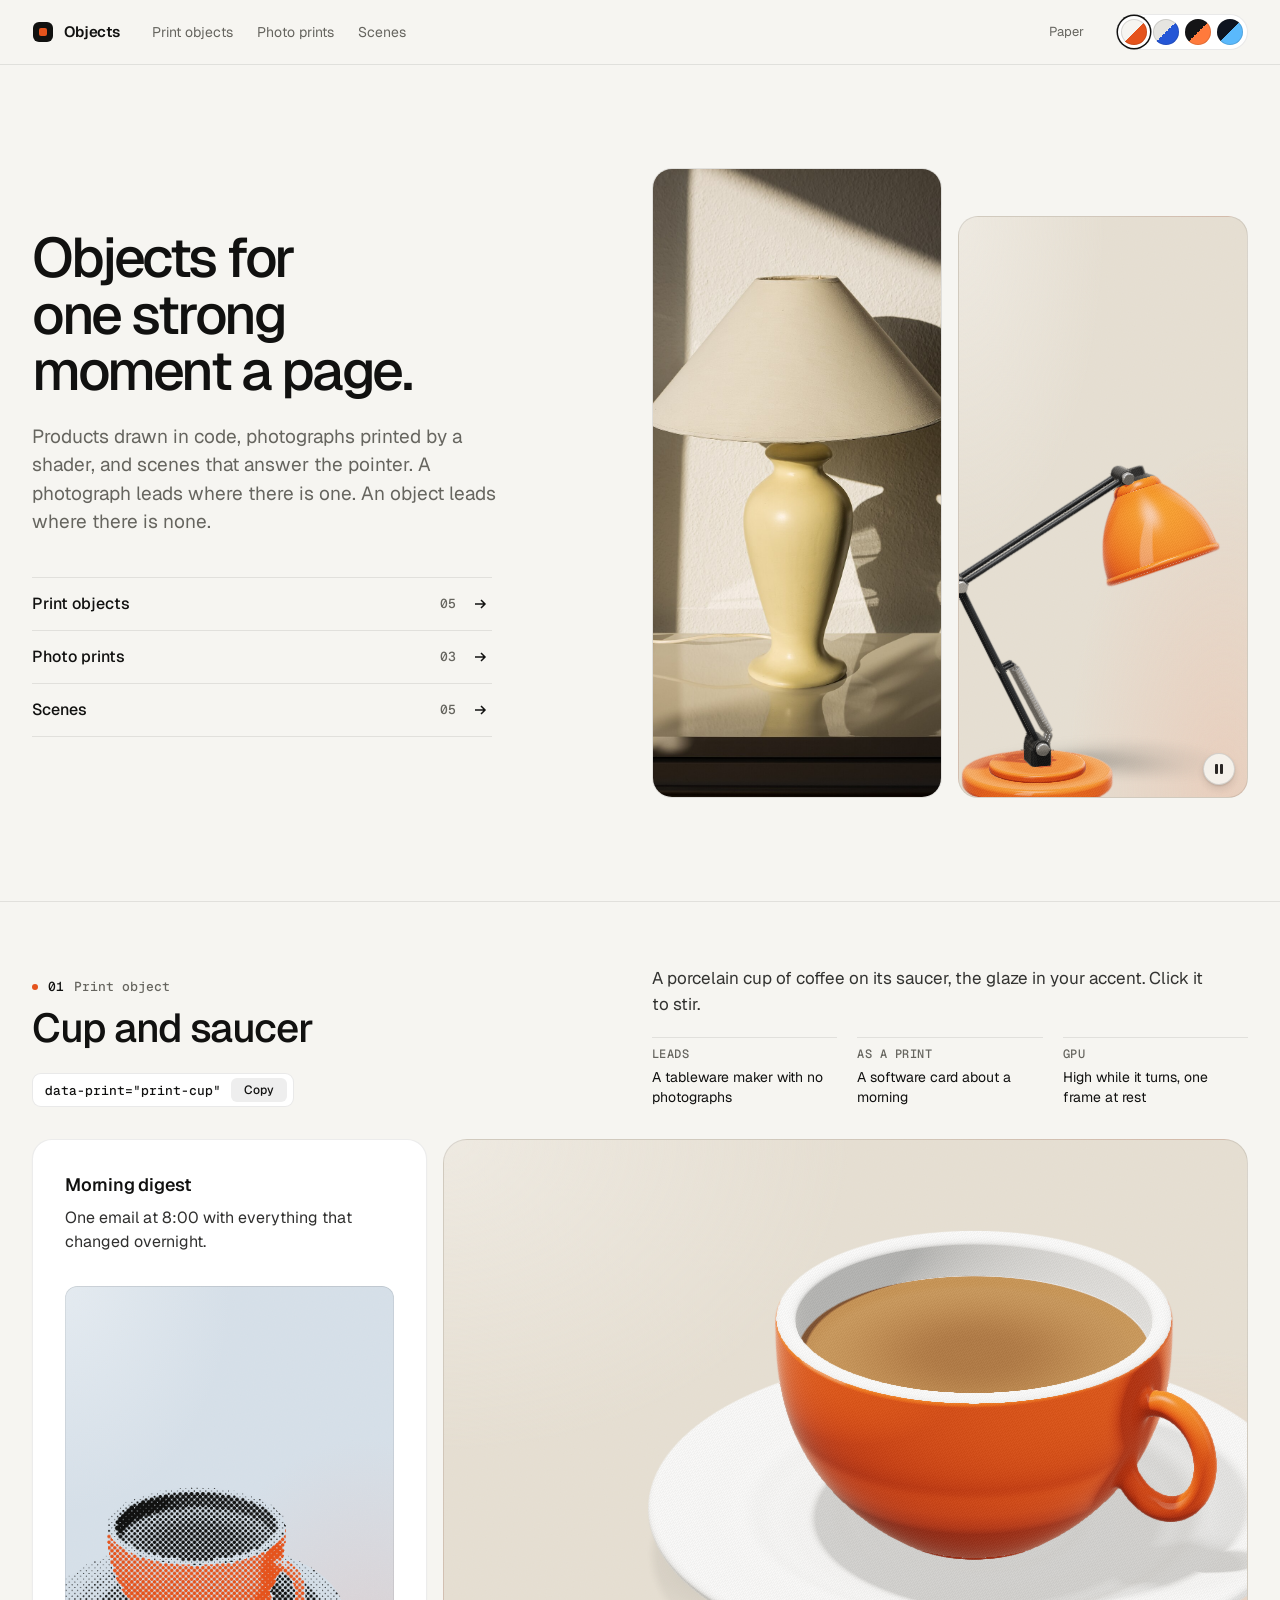
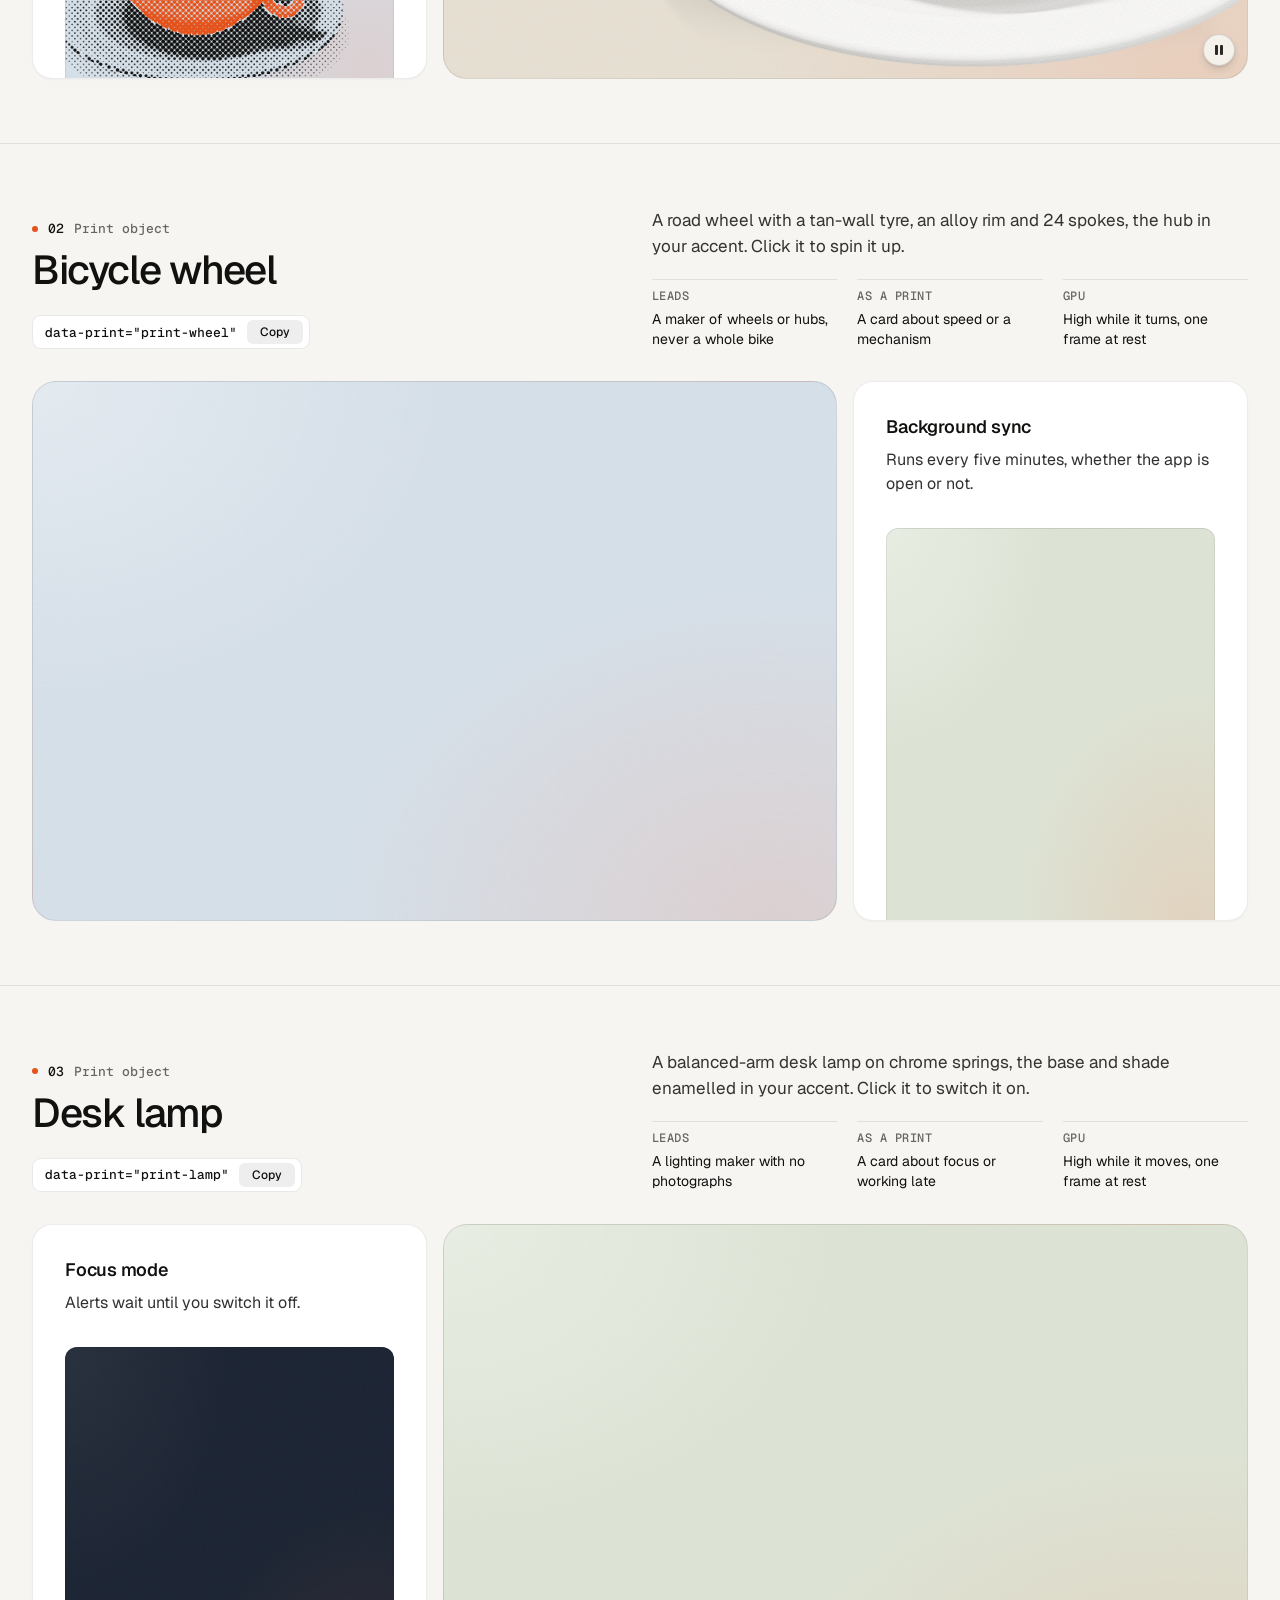
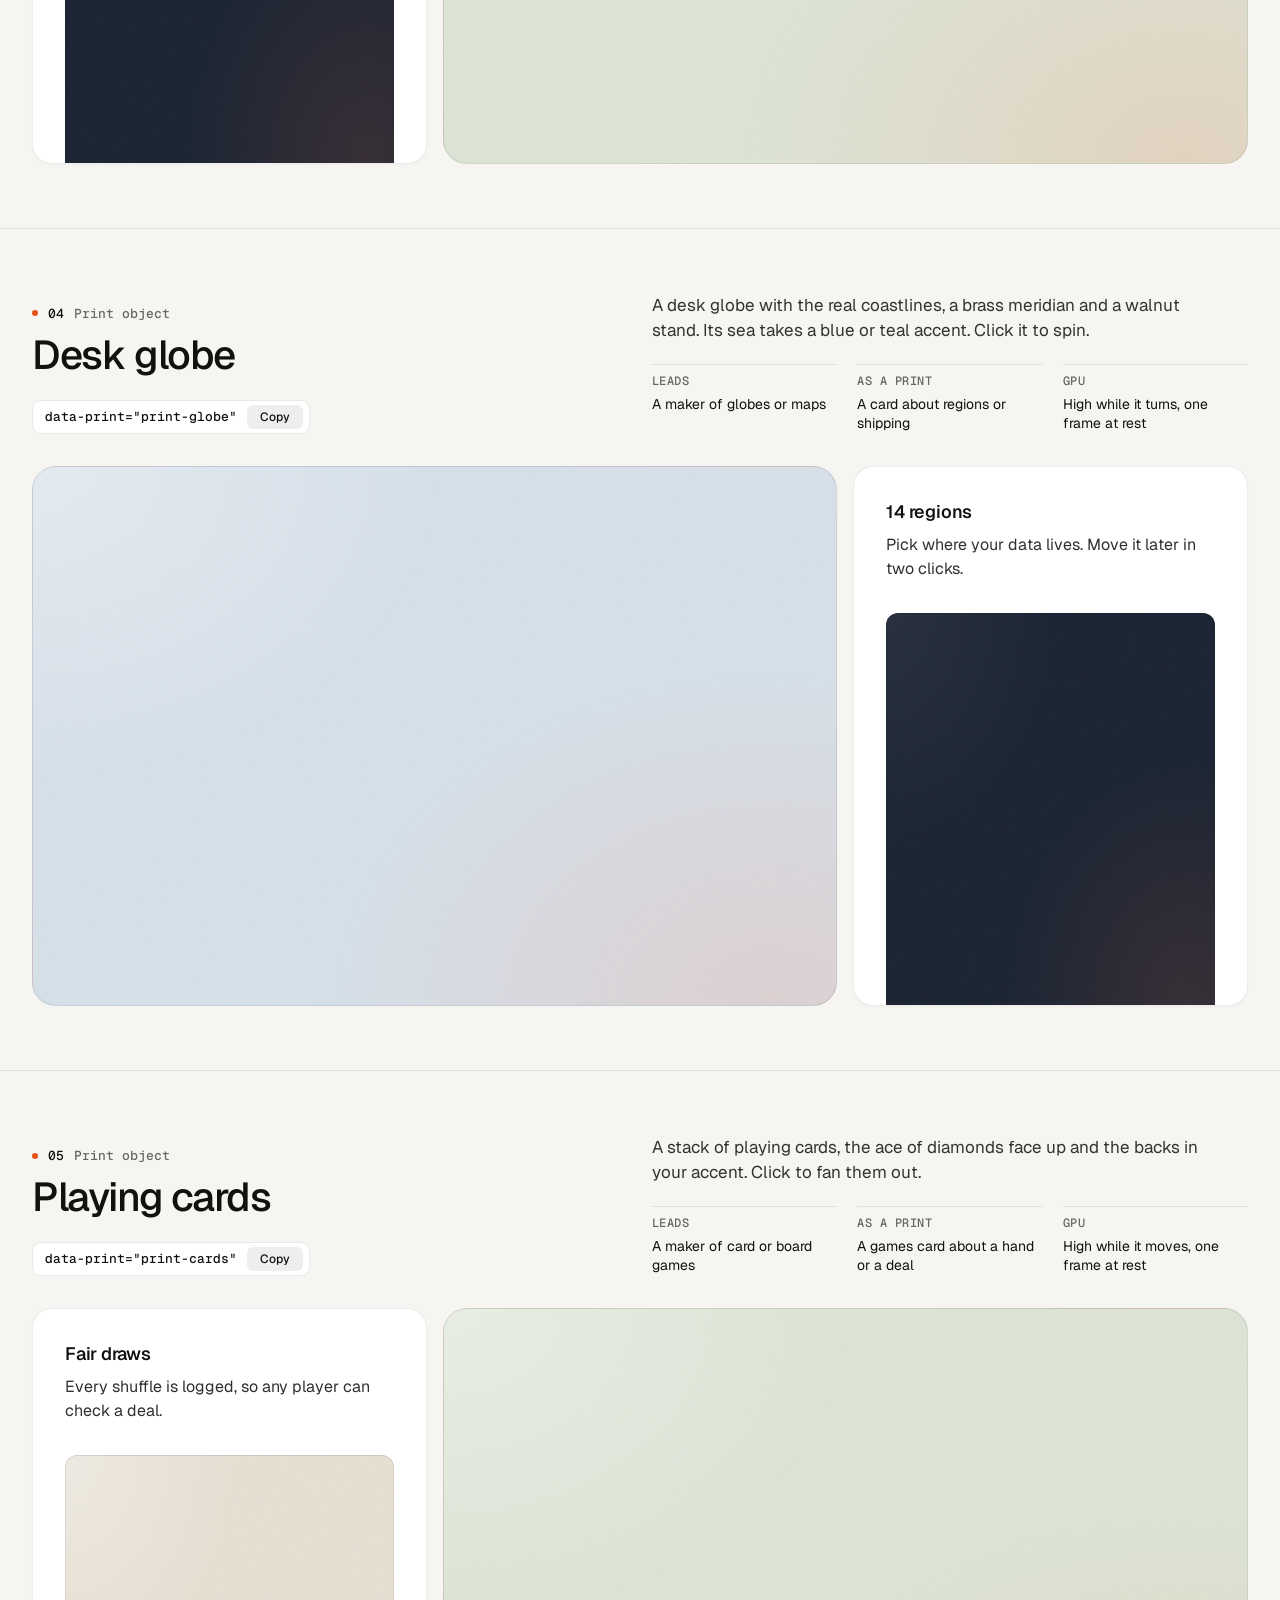
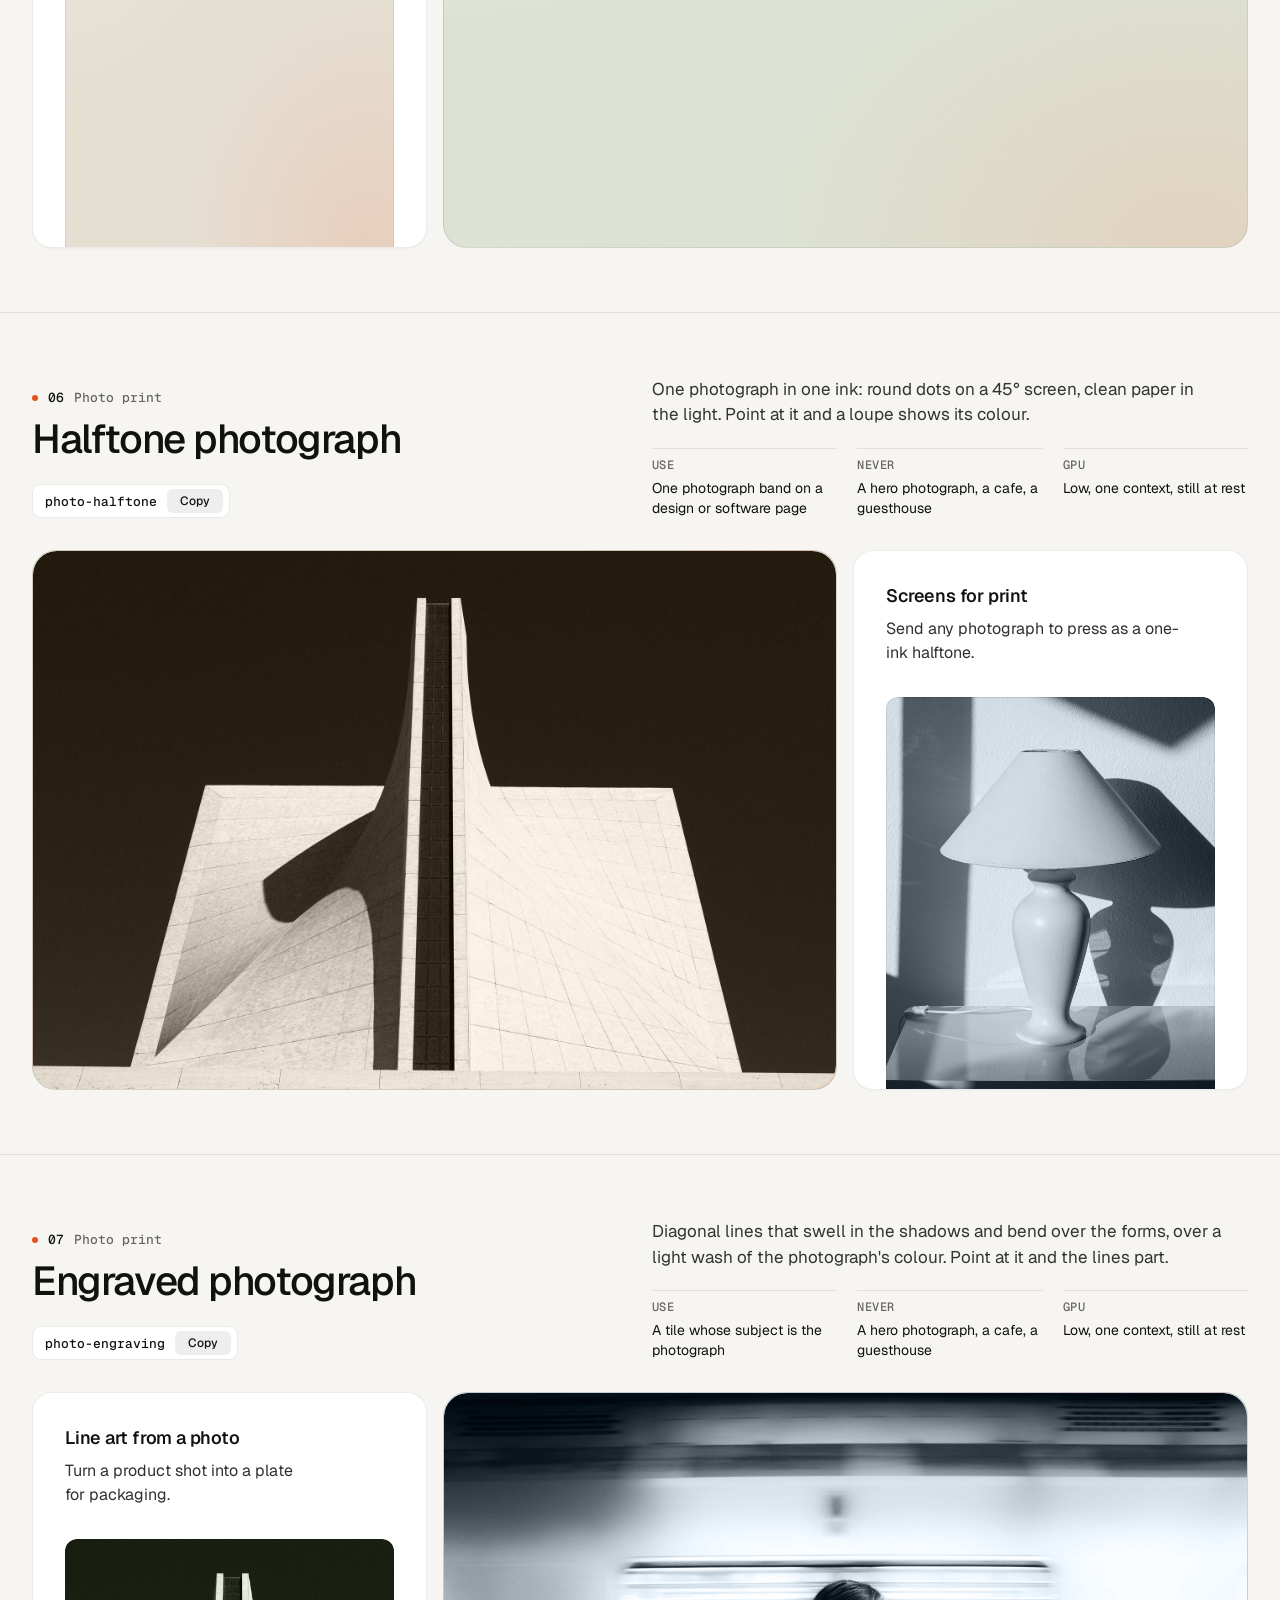
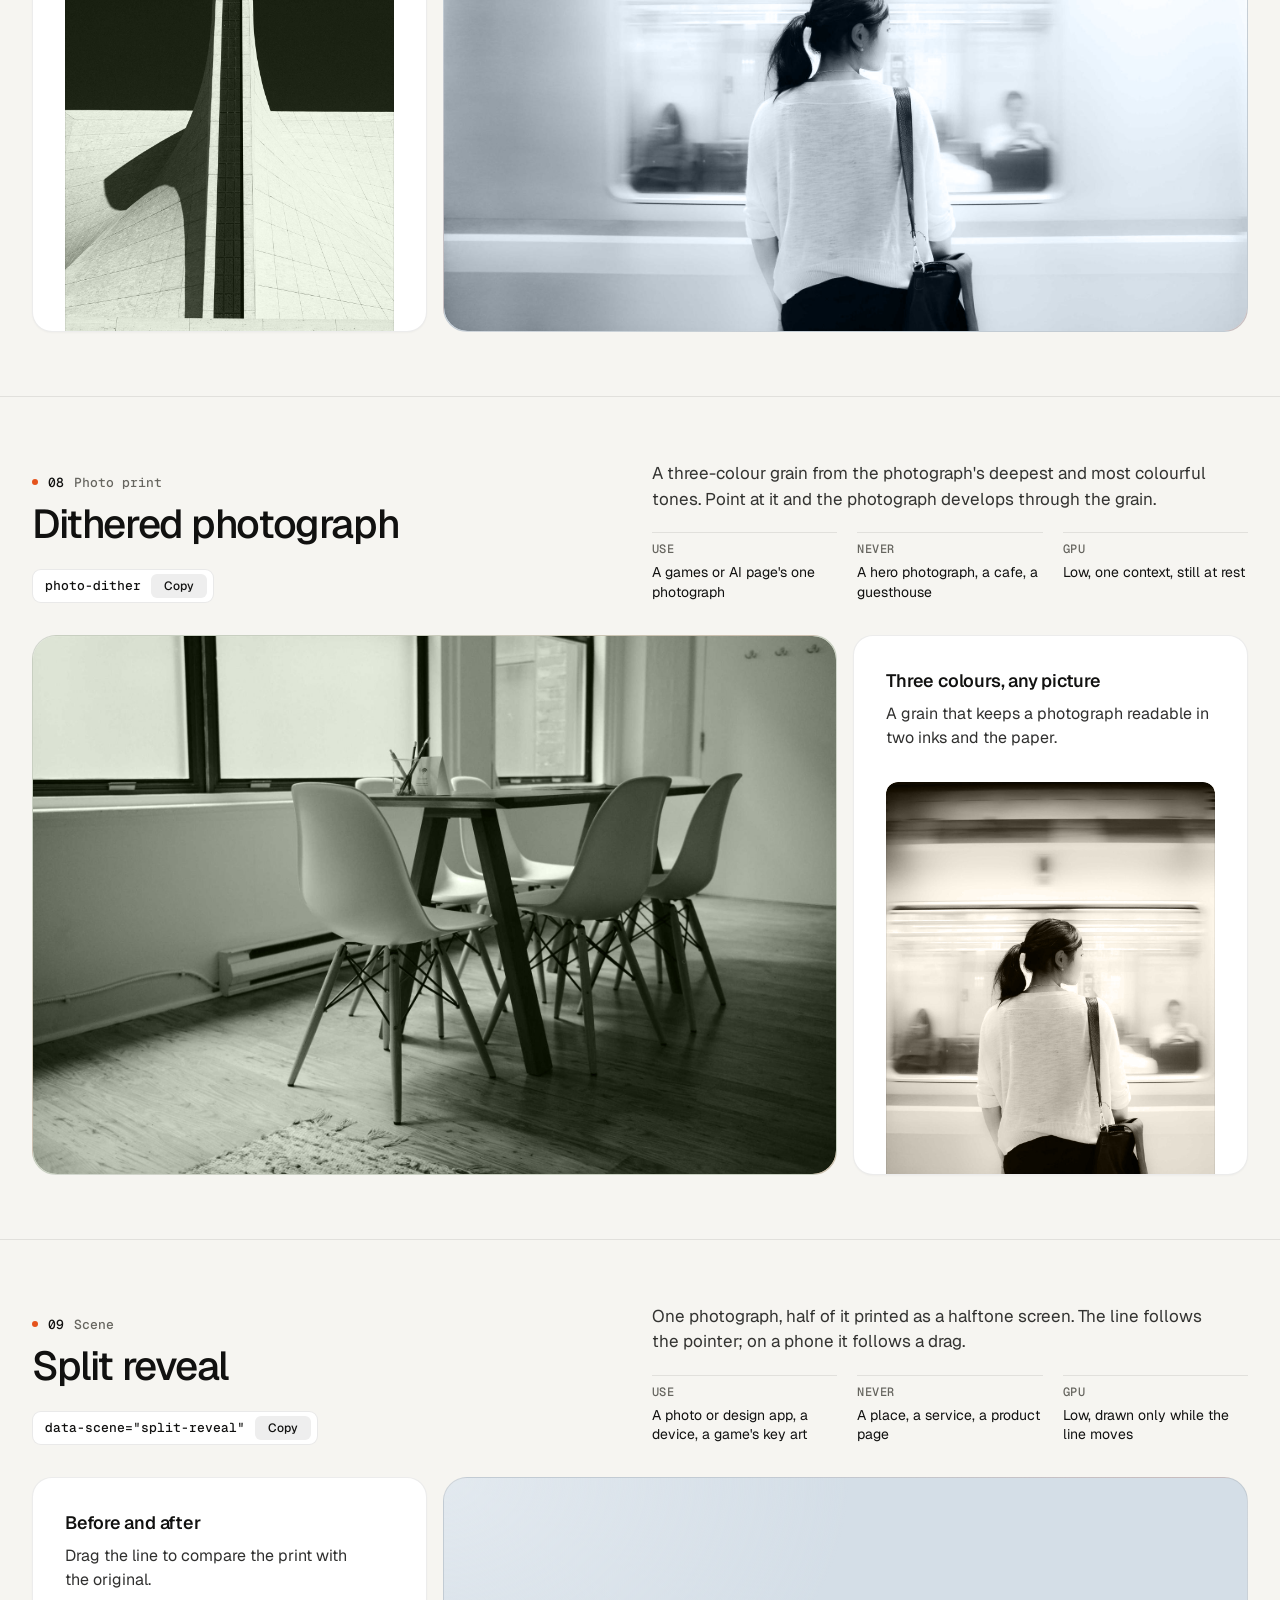
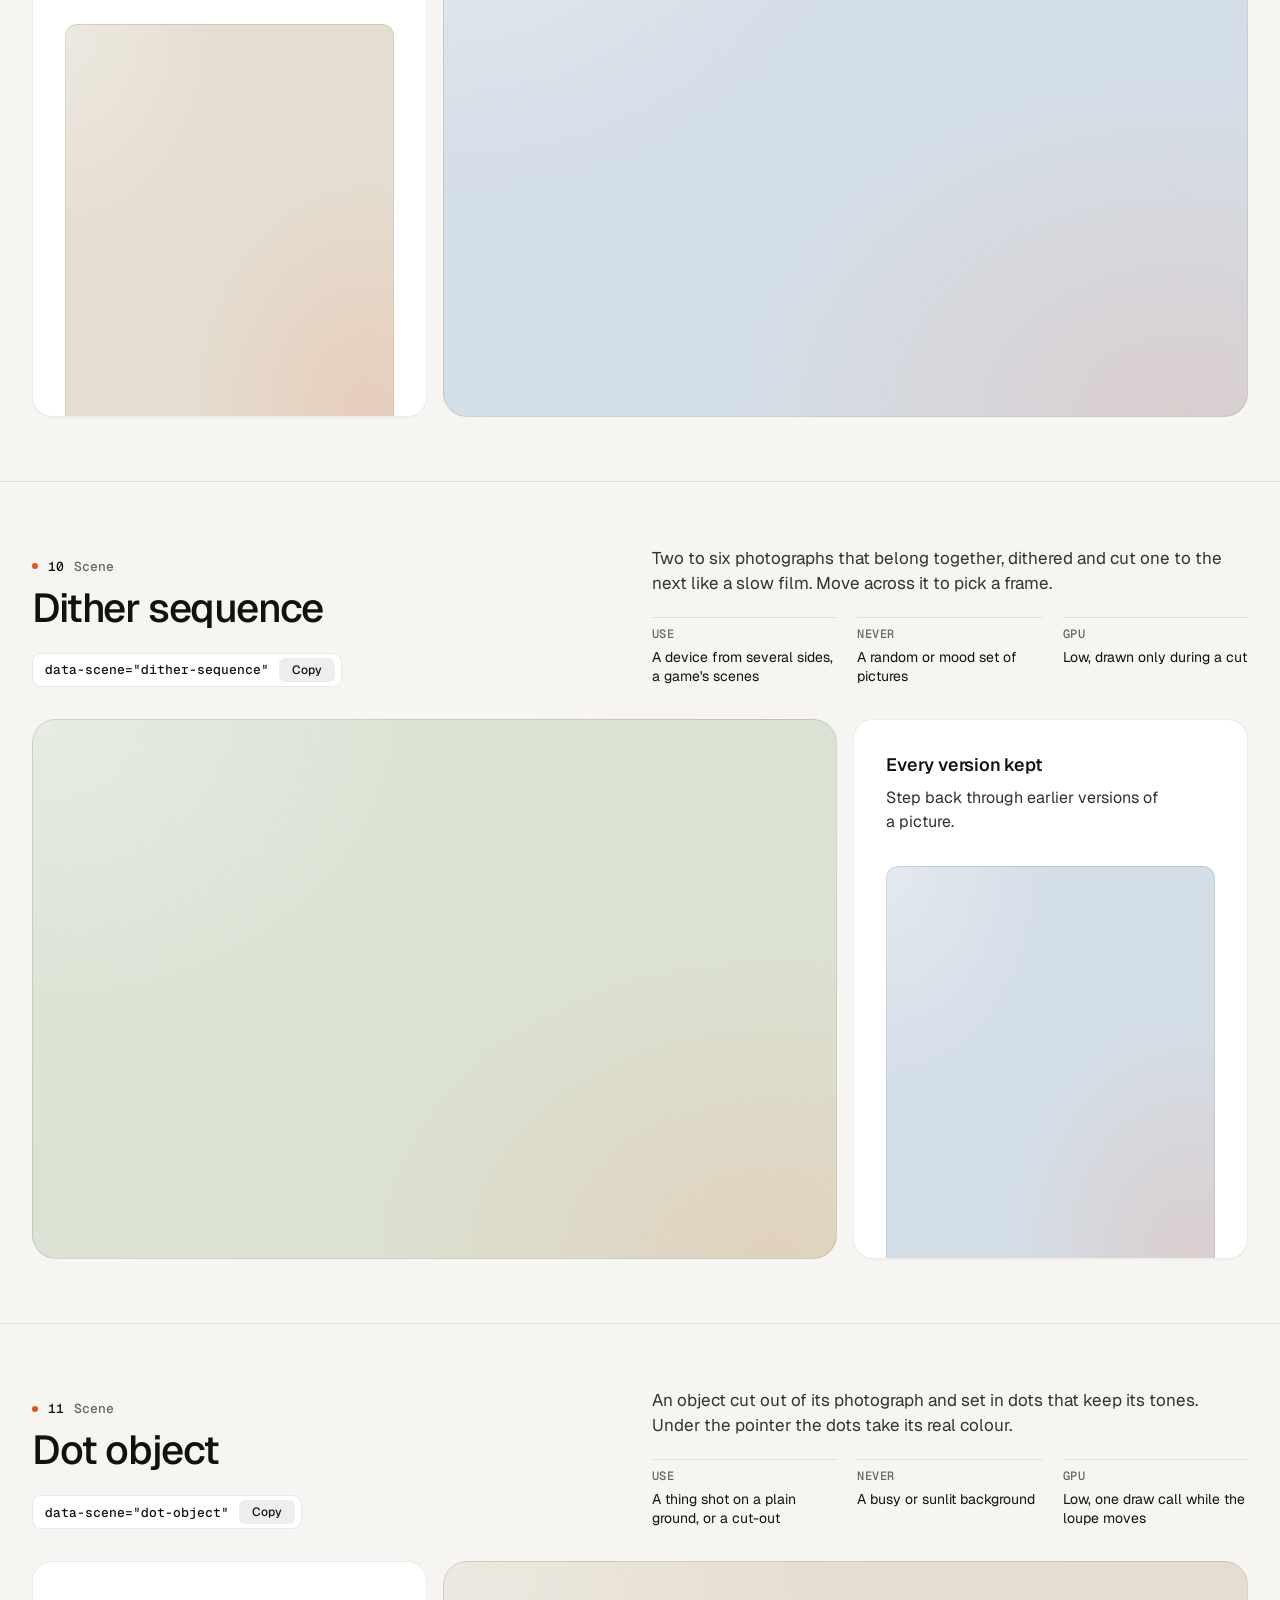
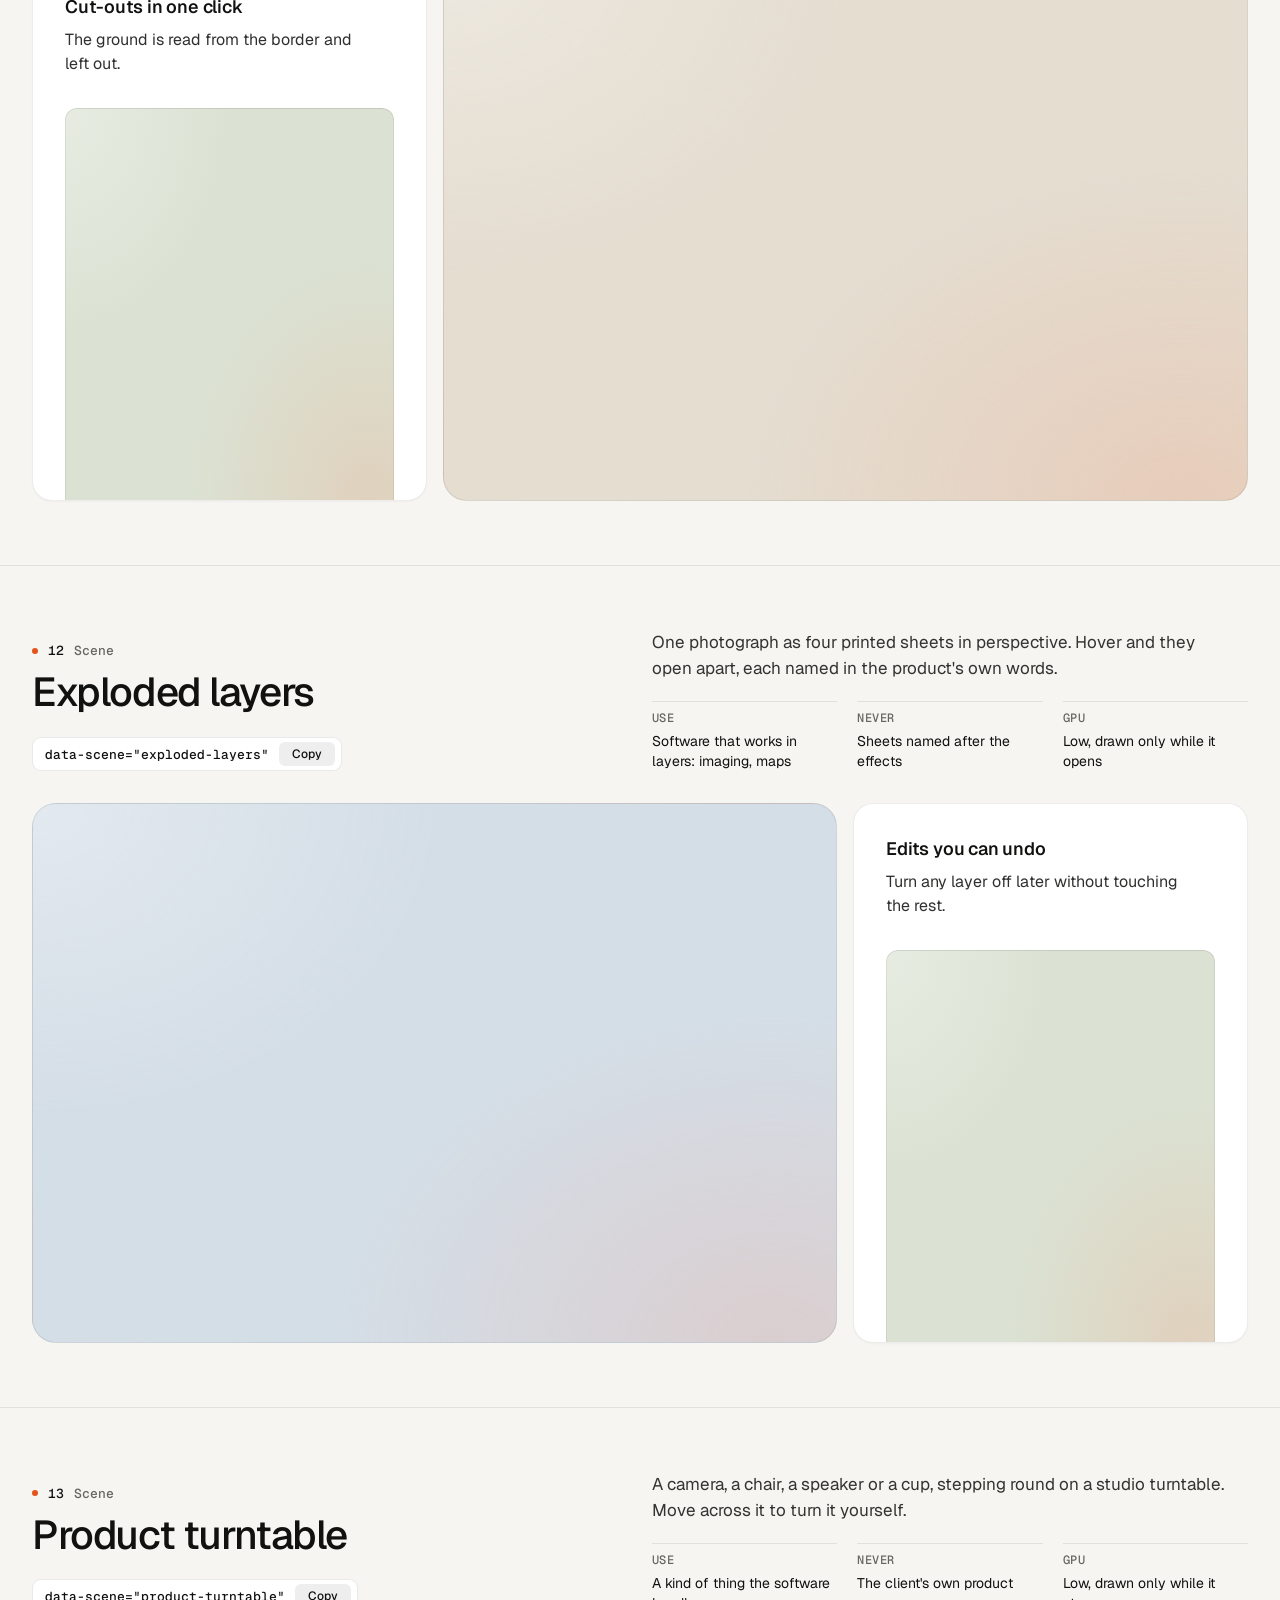
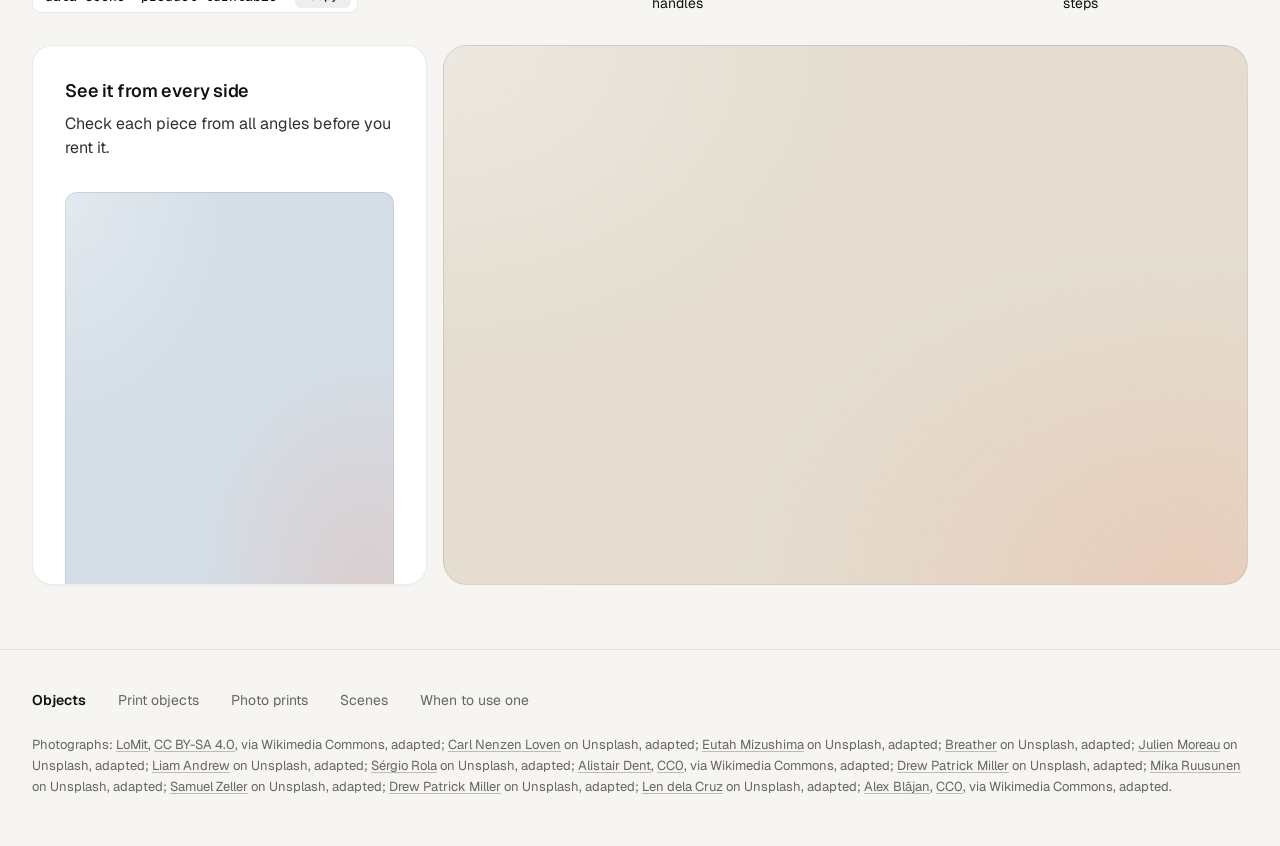
<file: .claude/skills/taste-skill/assets/objects/index.html>
<!doctype html>
<html lang="en" data-palette="paper">
<head>
<script>window.__tpGlMax = 16;   /* a gallery shows many live effects at once; a page of a site keeps the default 4 (fx.js) */</script>
<meta charset="utf-8">
<meta name="viewport" content="width=device-width, initial-scale=1">
<title>Objects</title>
<meta name="description" content="Thirteen objects for one strong moment a page: products drawn in code, photographs printed by a shader, scenes that answer the pointer.">
<link rel="icon" href="data:,">
<link rel="preconnect" href="https://fonts.googleapis.com">
<link rel="preconnect" href="https://fonts.gstatic.com" crossorigin>
<link href="https://fonts.googleapis.com/css2?family=Geist:wght@300..700&family=Geist+Mono:wght@400;500&display=swap" rel="stylesheet">
<link rel="stylesheet" href="../ui/base.css">
<link rel="stylesheet" href="../ui/cards.css">
<style>
  /* palettes: page tokens, four grounds (--g1 sand, --g2 sky, --g3 sage, --g4 deep) and the globe's sea */
  :root {
    --font-text: "Geist", system-ui, sans-serif; --font-mono: "Geist Mono", ui-monospace, monospace;
    --ease: cubic-bezier(.2, .7, .2, 1);
    --gutter: 32px; --max: 1312px;
  }
  [data-palette="paper"] { --bg: #f6f5f1; --card: #ffffff; --surface: #ffffff; --ink: #111110; --muted: #66655f; --accent: #e5531c; --accent-ink: #ffffff;
    --g1: #e4ddd0; --g2: #d4dee7; --g3: #dbe2d3; --g4: #1a2230; --sea: #2f6aa8; --line: rgb(17 17 16 / 0.09); }
  [data-palette="stone"] { --bg: #e6e5e1; --card: #f3f2ef; --surface: #f3f2ef; --ink: #1a1b1d; --muted: #5d5e62; --accent: #2456d6; --accent-ink: #ffffff;
    --g1: #d6d5d0; --g2: #c9d4df; --g3: #dad3c6; --g4: #1d2633; --sea: #2456d6; --line: rgb(26 27 29 / 0.1); }
  [data-palette="graphite"] { --bg: #0b0b0c; --card: #141416; --surface: #141416; --ink: #f2f2ef; --muted: #96979c; --accent: #ff7a3c; --accent-ink: #120c08;
    --g1: #1e1d1b; --g2: #17202a; --g3: #1b201b; --g4: #23262c; --sea: #4f9be0; --line: rgb(242 242 239 / 0.09); }
  [data-palette="night"] { --bg: #070b14; --card: #0e1420; --surface: #0e1420; --ink: #e9edf3; --muted: #8b94a4; --accent: #5ab9fc; --accent-ink: #07101a;
    --g1: #121a29; --g2: #0f2231; --g3: #16202b; --g4: #1b2536; --sea: #5ab9fc; --line: rgb(233 237 243 / 0.09); }

  * { box-sizing: border-box; }
  html { scroll-padding-top: 64px; }
  html, body { margin: 0; }
  body { font-family: var(--font-text); background: var(--bg); color: var(--ink); -webkit-font-smoothing: antialiased; font-size: 16px; line-height: 1.5;
    transition: background-color 320ms var(--ease), color 320ms var(--ease); }
  a { color: inherit; }
  .wrap { max-width: var(--max); margin: 0 auto; padding: 0 var(--gutter); }

  /* ------------------------------------------------ the bar */
  .bar { position: sticky; top: 0; z-index: 30; background: color-mix(in oklab, var(--bg) 84%, transparent); backdrop-filter: blur(16px) saturate(1.2); border-bottom: 1px solid var(--line); }
  .bar__in { height: 64px; display: flex; align-items: center; gap: 32px; }
  .brand { display: inline-flex; align-items: center; gap: 10px; font-weight: 600; font-size: 15px; letter-spacing: -0.01em; text-decoration: none; }
  .brand svg { width: 22px; height: 22px; }
  .brand svg .a { fill: var(--accent); transition: transform 420ms var(--ease); transform-origin: 11px 11px; }
  .brand:hover svg .a { transform: rotate(90deg); }
  .nav { display: flex; gap: 24px; font-size: 14px; }
  .nav a { position: relative; text-decoration: none; color: var(--muted); transition: color 180ms ease; padding: 6px 0; }
  .nav a::after { content: ""; position: absolute; left: 0; right: 0; bottom: 0; height: 1px; background: currentColor; transform: scaleX(0); transform-origin: left; transition: transform 260ms var(--ease); }
  .nav a:hover { color: var(--ink); }
  .nav a:hover::after { transform: scaleX(1); }
  .sp { flex: 1; }
  .swatches { display: flex; align-items: center; gap: 6px; padding: 4px; border-radius: 999px; border: 1px solid var(--line); background: var(--card); }
  .sw { position: relative; width: 26px; height: 26px; border-radius: 50%; border: 0; padding: 0; cursor: pointer; background: linear-gradient(135deg, var(--s-bg) 0 50%, var(--s-ac) 50% 100%);
    box-shadow: inset 0 0 0 1px rgb(0 0 0 / 0.12); transition: transform 200ms var(--ease); }
  .sw::after { content: ""; position: absolute; inset: -3px; border-radius: 50%; box-shadow: 0 0 0 1.5px var(--ink); opacity: 0; transform: scale(0.8); transition: opacity 200ms ease, transform 260ms var(--ease); }
  .sw:hover { transform: scale(1.08); }
  .sw:active { transform: scale(0.94); }
  .sw[aria-pressed="true"]::after { opacity: 1; transform: scale(1); }
  .sw:focus-visible { outline: 2px solid var(--ink); outline-offset: 3px; }
  .sw-label { font-size: 13px; color: var(--muted); min-width: 60px; text-align: right; }

  /* ------------------------------------------------ grounds: a soft lit mesh of the ground's own tone, a fine grain */
  .gr, .card > .panel.gr { --calm-k: 0%; background-color: var(--pg);
    background-image:
      radial-gradient(80% 90% at 92% 100%, color-mix(in oklab, var(--accent) 13%, var(--pg)), transparent 68%),
      radial-gradient(70% 80% at 0% 0%, color-mix(in oklab, var(--lift, #ffffff) var(--lift-k, 34%), var(--pg)), transparent 72%); }
  .gr.dk, [data-palette="graphite"] .gr, [data-palette="night"] .gr { --lift: #ffffff; --lift-k: 6%; }
  .grain { position: absolute; inset: 0; z-index: 0; pointer-events: none; opacity: .32; mix-blend-mode: soft-light; border-radius: inherit;
    background-image: url("data:image/svg+xml;utf8,<svg xmlns='http://www.w3.org/2000/svg' width='160' height='160'><filter id='n'><feTurbulence type='fractalNoise' baseFrequency='.85' numOctaves='2' stitchTiles='stitch'/><feColorMatrix values='0 0 0 0 .5  0 0 0 0 .5  0 0 0 0 .5  0 0 0 .9 0'/></filter><rect width='100%' height='100%' filter='url(%23n)'/></svg>"); }
  .slot { position: absolute; inset: 0; z-index: 1; border-radius: inherit; }
  .slot > .host { position: absolute; inset: 0; border-radius: inherit; overflow: hidden; }

  /* ------------------------------------------------ hero */
  .hero { min-height: calc(100svh - 64px); display: grid; align-items: center; padding: 56px 0; }
  .hero__grid { display: grid; grid-template-columns: repeat(12, minmax(0, 1fr)); gap: 24px; align-items: center; }
  .hero__copy { grid-column: 1 / span 5; }
  .hero h1 { margin: 0; font-size: clamp(44px, 3.4vw + 12px, 72px); line-height: 1.02; letter-spacing: -0.045em; font-weight: 520; text-wrap: balance; }
  .hero__lede { margin: 24px 0 0; font-size: 19px; line-height: 1.5; color: var(--muted); max-width: 40ch; text-wrap: pretty; }
  .index { margin: 40px 0 0; padding: 0; list-style: none; border-top: 1px solid var(--line); max-width: 460px; }
  .index a { display: grid; grid-template-columns: 1fr auto 20px; align-items: center; gap: 16px; padding: 14px 0; border-bottom: 1px solid var(--line); text-decoration: none; font-size: 16px; font-weight: 500; }
  .index a span { font: 500 13px/1 var(--font-mono); color: var(--muted); }
  .index a svg { width: 16px; height: 16px; transition: transform 260ms var(--ease); }
  .index a:hover svg { transform: translateX(4px); }
  .hero__pics { grid-column: 7 / span 6; display: grid; grid-template-columns: 1fr 1fr; gap: 16px; height: min(70svh, 660px); min-height: 440px; }
  .pic { position: relative; overflow: clip; border-radius: 20px; border: 1px solid var(--line); isolation: isolate; }
  .pic img { position: absolute; inset: 0; width: 100%; height: 100%; object-fit: cover; object-position: 50% 42%; display: block; }
  .pic--down { margin-top: 48px; }

  /* ------------------------------------------------ an object, one screen */
  .obj { min-height: calc(100svh - 64px); display: grid; align-content: center; padding: 64px 0; border-top: 1px solid var(--line); }
  .obj__head { display: grid; grid-template-columns: repeat(12, minmax(0, 1fr)); gap: 24px; align-items: end; margin-bottom: 32px; }
  .obj__title { grid-column: 1 / span 5; }
  .obj__n { margin: 0 0 14px; font: 500 13px/1 var(--font-mono); color: var(--muted); display: flex; gap: 10px; align-items: center; }
  .obj__n b { color: var(--ink); font-weight: 500; }
  .obj__n i { width: 6px; height: 6px; border-radius: 50%; background: var(--accent); display: inline-block; }
  .obj h2 { margin: 0; font-size: clamp(34px, 1.9vw + 16px, 52px); line-height: 1.04; letter-spacing: -0.035em; font-weight: 520; text-wrap: balance; }
  .obj__about { grid-column: 7 / span 6; }
  .obj__line { margin: 0; font-size: 17px; line-height: 1.5; color: color-mix(in oklab, var(--ink) 82%, var(--bg)); max-width: 52ch; text-wrap: pretty; }
  .facts { display: grid; grid-template-columns: repeat(3, minmax(0, 1fr)); gap: 20px; margin: 20px 0 0; }
  .facts div { border-top: 1px solid var(--line); padding-top: 10px; }
  .facts dt { font: 500 12px/1 var(--font-mono); color: var(--muted); text-transform: uppercase; letter-spacing: .04em; }
  .facts dd { margin: 8px 0 0; font-size: 14px; line-height: 1.4; }
  .copy { margin-top: 24px; display: inline-flex; align-items: center; gap: 10px; height: 34px; padding: 0 6px 0 12px; border-radius: 9px; border: 1px solid var(--line);
    background: var(--card); color: var(--ink); font: 500 13px/1 var(--font-mono); cursor: pointer; transition: border-color 180ms ease, transform 160ms var(--ease); }
  .copy:hover { border-color: color-mix(in oklab, var(--ink) 24%, transparent); }
  .copy:active { transform: scale(0.97); }
  .copy:focus-visible { outline: 2px solid var(--ink); outline-offset: 2px; }
  .copy em { font-style: normal; display: inline-grid; place-items: center; height: 24px; padding: 0 8px; border-radius: 6px; background: color-mix(in oklab, var(--ink) 7%, transparent); font-family: var(--font-text); font-size: 12px; overflow: hidden; }
  .copy em span { grid-area: 1 / 1; transition: transform 260ms var(--ease), opacity 200ms ease; }
  .copy em span + span { transform: translateY(110%); opacity: 0; }
  .copy.done em span:first-child { transform: translateY(-110%); opacity: 0; }
  .copy.done em span + span { transform: none; opacity: 1; }

  .duo { display: grid; grid-template-columns: repeat(12, minmax(0, 1fr)); gap: 16px; height: clamp(400px, calc(100svh - 360px), 600px); }
  .big { grid-column: 1 / span 8; position: relative; overflow: clip; isolation: isolate; border-radius: 24px; border: 1px solid var(--line); }
  .duo .card { grid-column: 9 / span 4; }
  .obj:nth-of-type(even) .big { grid-column: 5 / span 8; grid-row: 1; }
  .obj:nth-of-type(even) .duo .card { grid-column: 1 / span 4; grid-row: 1; }
  .duo .card > .panel { flex: 1 1 auto; min-height: 0; }

  /* ------------------------------------------------ footer */
  .foot { border-top: 1px solid var(--line); padding: 40px 0 48px; font-size: 14px; color: var(--muted); }
  .foot__row { display: flex; flex-wrap: wrap; gap: 12px 32px; align-items: baseline; }
  .foot__row b { color: var(--ink); font-weight: 600; }
  .foot__row a { text-decoration: none; }
  .foot__row a:hover { color: var(--ink); }
  .credits { margin: 24px 0 0; font-size: 13px; line-height: 1.6; color: var(--muted); }
  .credits a { text-decoration: underline; text-decoration-color: color-mix(in oklab, currentColor 40%, transparent); text-underline-offset: 2px; }

  @media (max-width: 1023px) {
    .hero__copy, .hero__pics { grid-column: 1 / -1; }
    .hero__pics { height: auto; min-height: 0; }
    .pic { aspect-ratio: 3 / 4; }
    .obj__title, .obj__about { grid-column: 1 / -1; }
    .duo { height: auto; grid-template-columns: minmax(0, 1fr); }
    .big, .duo .card, .obj:nth-of-type(even) .big, .obj:nth-of-type(even) .duo .card { grid-column: 1 / -1; grid-row: auto; }
    .big { aspect-ratio: 4 / 3; }
    .duo .card > .panel { flex: none; height: 320px; }
  }
  @media (max-width: 760px) {
    :root { --gutter: 16px; }
    .nav, .sw-label { display: none; }
    .hero { padding: 32px 0 40px; }
    .hero__lede { font-size: 17px; }
    .hero__pics { gap: 10px; }
    .pic { border-radius: 16px; }
    .pic--down { margin-top: 28px; }
    .obj { padding: 72px 0; min-height: 0; }
    .obj .wrap { display: flex; flex-direction: column; }
    .obj__head, .obj__about { display: contents; }
    .obj__title { order: 1; margin-bottom: 16px; }
    .obj__line { order: 2; margin-bottom: 28px; }
    .duo { order: 3; }
    .facts { order: 4; margin-top: 28px; }
    .copy, .index { display: none; }
    .facts { grid-template-columns: minmax(0, 1fr); gap: 0; }
    .facts div { display: grid; grid-template-columns: 96px 1fr; gap: 12px; padding: 10px 0; }
    .facts dd { margin: 0; }
    .big { aspect-ratio: 4 / 5; border-radius: 18px; }
    .duo .card > .panel { height: 300px; }
  }
  @media (prefers-reduced-motion: reduce) { *, *::before, *::after { transition-duration: 0ms !important; } }
</style>
</head>
<body>
<header class="bar">
  <div class="wrap bar__in">
    <a class="brand" href="#top" aria-label="Objects, back to the top">
      <svg viewBox="0 0 22 22" aria-hidden="true"><rect x="1" y="1" width="20" height="20" rx="6" fill="currentColor"/><rect class="a" x="7" y="7" width="8" height="8" rx="2"/></svg>
      Objects
    </a>
    <nav class="nav" aria-label="Families">
      <a href="#print-cup">Print objects</a>
      <a href="#photo-halftone">Photo prints</a>
      <a href="#split-reveal">Scenes</a>
    </nav>
    <span class="sp"></span>
    <span class="sw-label" id="sw-label">Paper</span>
    <div class="swatches" role="group" aria-label="Palette">
      <button type="button" class="sw" data-pal="paper" aria-label="Paper" aria-pressed="true" style="--s-bg:#f6f5f1;--s-ac:#e5531c"></button>
      <button type="button" class="sw" data-pal="stone" aria-label="Stone" aria-pressed="false" style="--s-bg:#e6e5e1;--s-ac:#2456d6"></button>
      <button type="button" class="sw" data-pal="graphite" aria-label="Graphite" aria-pressed="false" style="--s-bg:#141416;--s-ac:#ff7a3c"></button>
      <button type="button" class="sw" data-pal="night" aria-label="Night" aria-pressed="false" style="--s-bg:#0e1420;--s-ac:#5ab9fc"></button>
    </div>
  </div>
</header>

<main id="top">
  <section class="hero">
    <div class="wrap hero__grid">
      <div class="hero__copy">
        <h1>Objects for one strong moment a page.</h1>
        <p class="hero__lede">Products drawn in code, photographs printed by a shader, and scenes that answer the pointer. A photograph leads where there is one. An object leads where there is none.</p>
        <ul class="index">
          <li><a href="#print-cup">Print objects <span>05</span><svg viewBox="0 0 16 16" fill="none" stroke="currentColor" stroke-width="1.5" aria-hidden="true"><path d="M3 8h10M9 4l4 4-4 4"/></svg></a></li>
          <li><a href="#photo-halftone">Photo prints <span>03</span><svg viewBox="0 0 16 16" fill="none" stroke="currentColor" stroke-width="1.5" aria-hidden="true"><path d="M3 8h10M9 4l4 4-4 4"/></svg></a></li>
          <li><a href="#split-reveal">Scenes <span>05</span><svg viewBox="0 0 16 16" fill="none" stroke="currentColor" stroke-width="1.5" aria-hidden="true"><path d="M3 8h10M9 4l4 4-4 4"/></svg></a></li>
        </ul>
      </div>
      <div class="hero__pics">
        <div class="pic"><img src="photo-kit/photos/lamp.jpg" width="1280" height="1757" alt="Cream ceramic table lamp on a glossy side table in low sun" decoding="async"></div>
        <article class="pic pic--down gr" style="--pg: var(--g1)" aria-label="A balanced-arm desk lamp">
          <div class="grain"></div>
          <div class="slot" data-slot='{"kind":"print","id":"print-lamp","place":"card","ground":"g1","params":{"size":1.06,"x":-0.08,"y":-0.2}}'></div>
        </article>
      </div>
    </div>
  </section>

  <!-- ===================================================== print objects -->
  <section class="obj" id="print-cup">
    <div class="wrap">
      <div class="obj__head">
        <div class="obj__title"><p class="obj__n"><i></i><b>01</b> Print object</p><h2>Cup and saucer</h2>
          <button type="button" class="copy" data-copy='<div data-print="print-cup" data-print-place="card"></div>'>data-print="print-cup"<em><span>Copy</span><span>Copied</span></em></button></div>
        <div class="obj__about">
          <p class="obj__line">A porcelain cup of coffee on its saucer, the glaze in your accent. Click it to stir.</p>
          <dl class="facts"><div><dt>Leads</dt><dd>A tableware maker with no photographs</dd></div><div><dt>As a print</dt><dd>A software card about a morning</dd></div><div><dt>GPU</dt><dd>High while it turns, one frame at rest</dd></div></dl>
        </div>
      </div>
      <div class="duo">
        <article class="big gr" style="--pg: var(--g1)"><div class="grain"></div>
          <div class="slot" data-slot='{"kind":"print","id":"print-cup","place":"hero","ground":"g1","params":{"size":0.96,"x":0.16,"y":-0.04}}'></div></article>
        <article class="card"><h3>Morning digest</h3><p>One email at 8:00 with everything that changed overnight.</p>
          <div class="panel gr" style="--pg: var(--g2)"><div class="grain"></div>
            <div class="slot" data-slot='{"kind":"print","id":"print-cup","place":"card","ground":"g2","params":{"effect":"halftone","turn":0}}'></div></div></article>
      </div>
    </div>
  </section>

  <section class="obj" id="print-wheel">
    <div class="wrap">
      <div class="obj__head">
        <div class="obj__title"><p class="obj__n"><i></i><b>02</b> Print object</p><h2>Bicycle wheel</h2>
          <button type="button" class="copy" data-copy='<div data-print="print-wheel" data-print-place="card"></div>'>data-print="print-wheel"<em><span>Copy</span><span>Copied</span></em></button></div>
        <div class="obj__about">
          <p class="obj__line">A road wheel with a tan-wall tyre, an alloy rim and 24 spokes, the hub in your accent. Click it to spin it up.</p>
          <dl class="facts"><div><dt>Leads</dt><dd>A maker of wheels or hubs, never a whole bike</dd></div><div><dt>As a print</dt><dd>A card about speed or a mechanism</dd></div><div><dt>GPU</dt><dd>High while it turns, one frame at rest</dd></div></dl>
        </div>
      </div>
      <div class="duo">
        <article class="big gr" style="--pg: var(--g2)"><div class="grain"></div>
          <div class="slot" data-slot='{"kind":"print","id":"print-wheel","place":"card","ground":"g2","params":{"size":1.34,"x":-0.08,"y":-0.3}}'></div></article>
        <article class="card"><h3>Background sync</h3><p>Runs every five minutes, whether the app is open or not.</p>
          <div class="panel gr" style="--pg: var(--g3)"><div class="grain"></div>
            <div class="slot" data-slot='{"kind":"print","id":"print-wheel","place":"card","ground":"g3","params":{"effect":"halftone","turn":0}}'></div></div></article>
      </div>
    </div>
  </section>

  <section class="obj" id="print-lamp">
    <div class="wrap">
      <div class="obj__head">
        <div class="obj__title"><p class="obj__n"><i></i><b>03</b> Print object</p><h2>Desk lamp</h2>
          <button type="button" class="copy" data-copy='<div data-print="print-lamp" data-print-place="card"></div>'>data-print="print-lamp"<em><span>Copy</span><span>Copied</span></em></button></div>
        <div class="obj__about">
          <p class="obj__line">A balanced-arm desk lamp on chrome springs, the base and shade enamelled in your accent. Click it to switch it on.</p>
          <dl class="facts"><div><dt>Leads</dt><dd>A lighting maker with no photographs</dd></div><div><dt>As a print</dt><dd>A card about focus or working late</dd></div><div><dt>GPU</dt><dd>High while it moves, one frame at rest</dd></div></dl>
        </div>
      </div>
      <div class="duo">
        <article class="big gr" style="--pg: var(--g3)"><div class="grain"></div>
          <div class="slot" data-slot='{"kind":"print","id":"print-lamp","place":"hero","ground":"g3","params":{"size":0.98,"x":0.14,"y":-0.06,"angle":-24}}'></div></article>
        <article class="card"><h3>Focus mode</h3><p>Alerts wait until you switch it off.</p>
          <div class="panel gr dk" style="--pg: var(--g4)"><div class="grain"></div>
            <div class="slot" data-slot='{"kind":"print","id":"print-lamp","place":"card","ground":"g4","params":{"effect":"dither","step":1,"turn":0}}' aria-label="A desk lamp, switched on"></div></div></article>
      </div>
    </div>
  </section>

  <section class="obj" id="print-globe">
    <div class="wrap">
      <div class="obj__head">
        <div class="obj__title"><p class="obj__n"><i></i><b>04</b> Print object</p><h2>Desk globe</h2>
          <button type="button" class="copy" data-copy='<div data-print="print-globe" data-print-place="card" data-print-params=&apos;{"effect":"engrave"}&apos;></div>'>data-print="print-globe"<em><span>Copy</span><span>Copied</span></em></button></div>
        <div class="obj__about">
          <p class="obj__line">A desk globe with the real coastlines, a brass meridian and a walnut stand. Its sea takes a blue or teal accent. Click it to spin.</p>
          <dl class="facts"><div><dt>Leads</dt><dd>A maker of globes or maps</dd></div><div><dt>As a print</dt><dd>A card about regions or shipping</dd></div><div><dt>GPU</dt><dd>High while it turns, one frame at rest</dd></div></dl>
        </div>
      </div>
      <div class="duo">
        <article class="big gr" style="--pg: var(--g2)"><div class="grain"></div>
          <div class="slot" data-slot='{"kind":"print","id":"print-globe","place":"card","ground":"g2","sea":true,"params":{"size":1.3,"x":-0.1,"y":-0.3}}'></div></article>
        <article class="card"><h3>14 regions</h3><p>Pick where your data lives. Move it later in two clicks.</p>
          <div class="panel gr dk" style="--pg: var(--g4)"><div class="grain"></div>
            <div class="slot" data-slot='{"kind":"print","id":"print-globe","place":"card","ground":"g4","sea":true,"params":{"effect":"engrave","turn":0}}'></div></div></article>
      </div>
    </div>
  </section>

  <section class="obj" id="print-cards">
    <div class="wrap">
      <div class="obj__head">
        <div class="obj__title"><p class="obj__n"><i></i><b>05</b> Print object</p><h2>Playing cards</h2>
          <button type="button" class="copy" data-copy='<div data-print="print-cards" data-print-place="card"></div>'>data-print="print-cards"<em><span>Copy</span><span>Copied</span></em></button></div>
        <div class="obj__about">
          <p class="obj__line">A stack of playing cards, the ace of diamonds face up and the backs in your accent. Click to fan them out.</p>
          <dl class="facts"><div><dt>Leads</dt><dd>A maker of card or board games</dd></div><div><dt>As a print</dt><dd>A games card about a hand or a deal</dd></div><div><dt>GPU</dt><dd>High while it moves, one frame at rest</dd></div></dl>
        </div>
      </div>
      <div class="duo">
        <article class="big gr" style="--pg: var(--g3)"><div class="grain"></div>
          <div class="slot" data-slot='{"kind":"print","id":"print-cards","place":"hero","ground":"g3","params":{"size":0.98,"x":0.16,"y":-0.04}}'></div></article>
        <article class="card"><h3>Fair draws</h3><p>Every shuffle is logged, so any player can check a deal.</p>
          <div class="panel gr" style="--pg: var(--g1)"><div class="grain"></div>
            <div class="slot" data-slot='{"kind":"print","id":"print-cards","place":"card","ground":"g1","params":{"effect":"halftone","turn":0}}'></div></div></article>
      </div>
    </div>
  </section>

  <!-- ===================================================== photo prints -->
  <section class="obj" id="photo-halftone">
    <div class="wrap">
      <div class="obj__head">
        <div class="obj__title"><p class="obj__n"><i></i><b>06</b> Photo print</p><h2>Halftone photograph</h2>
          <button type="button" class="copy" data-copy="import print from './assets/objects/photo-halftone/object.js'; print.mount(frame, { palette: fx.readPalette(frame) });">photo-halftone<em><span>Copy</span><span>Copied</span></em></button></div>
        <div class="obj__about">
          <p class="obj__line">One photograph in one ink: round dots on a 45° screen, clean paper in the light. Point at it and a loupe shows its colour.</p>
          <dl class="facts"><div><dt>Use</dt><dd>One photograph band on a design or software page</dd></div><div><dt>Never</dt><dd>A hero photograph, a cafe, a guesthouse</dd></div><div><dt>GPU</dt><dd>Low, one context, still at rest</dd></div></dl>
        </div>
      </div>
      <div class="duo">
        <article class="big gr" style="--pg: var(--g1)">
          <div class="slot" data-slot='{"kind":"photo","id":"photo-halftone","ground":"g1","photo":"concrete"}'></div></article>
        <article class="card"><h3>Screens for print</h3><p>Send any photograph to press as a one-ink halftone.</p>
          <div class="panel gr" style="--pg: var(--g2)">
            <div class="slot" data-slot='{"kind":"photo","id":"photo-halftone","ground":"g2","photo":"lamp","params":{"tint":1}}'></div></div></article>
      </div>
    </div>
  </section>

  <section class="obj" id="photo-engraving">
    <div class="wrap">
      <div class="obj__head">
        <div class="obj__title"><p class="obj__n"><i></i><b>07</b> Photo print</p><h2>Engraved photograph</h2>
          <button type="button" class="copy" data-copy="import print from './assets/objects/photo-engraving/object.js'; print.mount(frame, { palette: fx.readPalette(frame) });">photo-engraving<em><span>Copy</span><span>Copied</span></em></button></div>
        <div class="obj__about">
          <p class="obj__line">Diagonal lines that swell in the shadows and bend over the forms, over a light wash of the photograph's colour. Point at it and the lines part.</p>
          <dl class="facts"><div><dt>Use</dt><dd>A tile whose subject is the photograph</dd></div><div><dt>Never</dt><dd>A hero photograph, a cafe, a guesthouse</dd></div><div><dt>GPU</dt><dd>Low, one context, still at rest</dd></div></dl>
        </div>
      </div>
      <div class="duo">
        <article class="big gr" style="--pg: var(--g2)">
          <div class="slot" data-slot='{"kind":"photo","id":"photo-engraving","ground":"g2","photo":"platform","photoDark":"concrete"}'></div></article>
        <article class="card"><h3>Line art from a photo</h3><p>Turn a product shot into a plate for packaging.</p>
          <div class="panel gr" style="--pg: var(--g3)">
            <div class="slot" data-slot='{"kind":"photo","id":"photo-engraving","ground":"g3","photo":"concrete","photoDark":"room"}'></div></div></article>
      </div>
    </div>
  </section>

  <section class="obj" id="photo-dither">
    <div class="wrap">
      <div class="obj__head">
        <div class="obj__title"><p class="obj__n"><i></i><b>08</b> Photo print</p><h2>Dithered photograph</h2>
          <button type="button" class="copy" data-copy="import print from './assets/objects/photo-dither/object.js'; print.mount(frame, { palette: fx.readPalette(frame) });">photo-dither<em><span>Copy</span><span>Copied</span></em></button></div>
        <div class="obj__about">
          <p class="obj__line">A three-colour grain from the photograph's deepest and most colourful tones. Point at it and the photograph develops through the grain.</p>
          <dl class="facts"><div><dt>Use</dt><dd>A games or AI page's one photograph</dd></div><div><dt>Never</dt><dd>A hero photograph, a cafe, a guesthouse</dd></div><div><dt>GPU</dt><dd>Low, one context, still at rest</dd></div></dl>
        </div>
      </div>
      <div class="duo">
        <article class="big gr" style="--pg: var(--g3)">
          <div class="slot" data-slot='{"kind":"photo","id":"photo-dither","ground":"g3","photo":"room"}'></div></article>
        <article class="card"><h3>Three colours, any picture</h3><p>A grain that keeps a photograph readable in two inks and the paper.</p>
          <div class="panel gr" style="--pg: var(--g1)">
            <div class="slot" data-slot='{"kind":"photo","id":"photo-dither","ground":"g1","photo":"platform"}'></div></div></article>
      </div>
    </div>
  </section>

  <!-- ===================================================== scenes -->
  <section class="obj" id="split-reveal">
    <div class="wrap">
      <div class="obj__head">
        <div class="obj__title"><p class="obj__n"><i></i><b>09</b> Scene</p><h2>Split reveal</h2>
          <button type="button" class="copy" data-copy='<div data-scene="split-reveal" data-scene-src="assets/img/photo.jpg"></div>'>data-scene="split-reveal"<em><span>Copy</span><span>Copied</span></em></button></div>
        <div class="obj__about">
          <p class="obj__line">One photograph, half of it printed as a halftone screen. The line follows the pointer; on a phone it follows a drag.</p>
          <dl class="facts"><div><dt>Use</dt><dd>A photo or design app, a device, a game's key art</dd></div><div><dt>Never</dt><dd>A place, a service, a product page</dd></div><div><dt>GPU</dt><dd>Low, drawn only while the line moves</dd></div></dl>
        </div>
      </div>
      <div class="duo">
        <article class="big gr" style="--pg: var(--g2)">
          <div class="slot" data-slot='{"kind":"scene","id":"split-reveal","ground":"g2","src":"default"}'></div></article>
        <article class="card"><h3>Before and after</h3><p>Drag the line to compare the print with the original.</p>
          <div class="panel gr" style="--pg: var(--g1)">
            <div class="slot" data-slot='{"kind":"scene","id":"split-reveal","ground":"g1","src":"roof","params":{"side":"right","split":0.42}}'></div></div></article>
      </div>
    </div>
  </section>

  <section class="obj" id="dither-sequence">
    <div class="wrap">
      <div class="obj__head">
        <div class="obj__title"><p class="obj__n"><i></i><b>10</b> Scene</p><h2>Dither sequence</h2>
          <button type="button" class="copy" data-copy='<div data-scene="dither-sequence" data-scene-src=&apos;[{"src":"a.jpg"},{"src":"b.jpg"}]&apos;></div>'>data-scene="dither-sequence"<em><span>Copy</span><span>Copied</span></em></button></div>
        <div class="obj__about">
          <p class="obj__line">Two to six photographs that belong together, dithered and cut one to the next like a slow film. Move across it to pick a frame.</p>
          <dl class="facts"><div><dt>Use</dt><dd>A device from several sides, a game's scenes</dd></div><div><dt>Never</dt><dd>A random or mood set of pictures</dd></div><div><dt>GPU</dt><dd>Low, drawn only during a cut</dd></div></dl>
        </div>
      </div>
      <div class="duo">
        <article class="big gr" style="--pg: var(--g3)">
          <div class="slot" data-slot='{"kind":"scene","id":"dither-sequence","ground":"g3","src":"default"}'></div></article>
        <article class="card"><h3>Every version kept</h3><p>Step back through earlier versions of a picture.</p>
          <div class="panel gr" style="--pg: var(--g2)">
            <div class="slot" data-slot='{"kind":"scene","id":"dither-sequence","ground":"g2","src":"spirals","params":{"fit":"contain","autoplay":0}}'></div></div></article>
      </div>
    </div>
  </section>

  <section class="obj" id="dot-object">
    <div class="wrap">
      <div class="obj__head">
        <div class="obj__title"><p class="obj__n"><i></i><b>11</b> Scene</p><h2>Dot object</h2>
          <button type="button" class="copy" data-copy='<div data-scene="dot-object" data-scene-src="assets/img/object-on-white.jpg"></div>'>data-scene="dot-object"<em><span>Copy</span><span>Copied</span></em></button></div>
        <div class="obj__about">
          <p class="obj__line">An object cut out of its photograph and set in dots that keep its tones. Under the pointer the dots take its real colour.</p>
          <dl class="facts"><div><dt>Use</dt><dd>A thing shot on a plain ground, or a cut-out</dd></div><div><dt>Never</dt><dd>A busy or sunlit background</dd></div><div><dt>GPU</dt><dd>Low, one draw call while the loupe moves</dd></div></dl>
        </div>
      </div>
      <div class="duo">
        <article class="big gr" style="--pg: var(--g1)">
          <div class="slot" data-slot='{"kind":"scene","id":"dot-object","ground":"g1","src":"default"}'></div></article>
        <article class="card"><h3>Cut-outs in one click</h3><p>The ground is read from the border and left out.</p>
          <div class="panel gr" style="--pg: var(--g3)">
            <div class="slot" data-slot='{"kind":"scene","id":"dot-object","ground":"g3","src":"dahlia"}'></div></div></article>
      </div>
    </div>
  </section>

  <section class="obj" id="exploded-layers">
    <div class="wrap">
      <div class="obj__head">
        <div class="obj__title"><p class="obj__n"><i></i><b>12</b> Scene</p><h2>Exploded layers</h2>
          <button type="button" class="copy" data-copy='<div data-scene="exploded-layers" data-scene-src="assets/img/photo.jpg" data-scene-params=&apos;{"names":["Photo","Colour","Light","Depth"]}&apos;></div>'>data-scene="exploded-layers"<em><span>Copy</span><span>Copied</span></em></button></div>
        <div class="obj__about">
          <p class="obj__line">One photograph as four printed sheets in perspective. Hover and they open apart, each named in the product's own words.</p>
          <dl class="facts"><div><dt>Use</dt><dd>Software that works in layers: imaging, maps</dd></div><div><dt>Never</dt><dd>Sheets named after the effects</dd></div><div><dt>GPU</dt><dd>Low, drawn only while it opens</dd></div></dl>
        </div>
      </div>
      <div class="duo">
        <article class="big gr" style="--pg: var(--g2)">
          <div class="slot" data-slot='{"kind":"scene","id":"exploded-layers","ground":"g2","src":"default","params":{"names":["Photo","Colour","Light","Depth"]}}'></div></article>
        <article class="card"><h3>Edits you can undo</h3><p>Turn any layer off later without touching the rest.</p>
          <div class="panel gr" style="--pg: var(--g3)">
            <div class="slot" data-slot='{"kind":"scene","id":"exploded-layers","ground":"g3","src":"lattice"}'></div></div></article>
      </div>
    </div>
  </section>

  <section class="obj" id="product-turntable">
    <div class="wrap">
      <div class="obj__head">
        <div class="obj__title"><p class="obj__n"><i></i><b>13</b> Scene</p><h2>Product turntable</h2>
          <button type="button" class="copy" data-copy='<div data-scene="product-turntable" data-scene-params=&apos;{"form":"chair"}&apos;></div>'>data-scene="product-turntable"<em><span>Copy</span><span>Copied</span></em></button></div>
        <div class="obj__about">
          <p class="obj__line">A camera, a chair, a speaker or a cup, stepping round on a studio turntable. Move across it to turn it yourself.</p>
          <dl class="facts"><div><dt>Use</dt><dd>A kind of thing the software handles</dd></div><div><dt>Never</dt><dd>The client's own product</dd></div><div><dt>GPU</dt><dd>Low, drawn only while it steps</dd></div></dl>
        </div>
      </div>
      <div class="duo">
        <article class="big gr" style="--pg: var(--g1)">
          <div class="slot" data-slot='{"kind":"scene","id":"product-turntable","ground":"g1","params":{"form":"camera"}}' aria-label="A camera on a turntable"></div></article>
        <article class="card"><h3>See it from every side</h3><p>Check each piece from all angles before you rent it.</p>
          <div class="panel gr" style="--pg: var(--g2)">
            <div class="slot" data-slot='{"kind":"scene","id":"product-turntable","ground":"g2","params":{"form":"chair","start":-40,"autoplay":0}}' aria-label="A side chair"></div></div></article>
      </div>
    </div>
  </section>
</main>

<footer class="foot">
  <div class="wrap">
    <div class="foot__row">
      <b>Objects</b>
      <a href="_print-core/README.md">Print objects</a>
      <a href="photo-kit/README.md">Photo prints</a>
      <a href="_scenes/README.md">Scenes</a>
      <a href="../../references/effects-objects.md">When to use one</a>
    </div>
    <p class="credits" id="credits"></p>
  </div>
</footer>

<script type="module">
  /*
    The showcase's own mounting: every [data-slot] mounts when it comes near the screen and is destroyed
    when it leaves, and never more than MAX are mounted at once, so the page holds at most 4 live WebGL
    contexts (each mounted object holds one at most; still print objects hold none).
  */
  import fx from '../effects/fx.js';
  import { creditsLine } from './photo-kit/photo.js';
  import { DEFAULT_PHOTO as SPLIT } from './split-reveal/object.js';
  import { DEFAULT_SEQUENCE } from './dither-sequence/object.js';
  import { DEFAULT_PHOTO as TULIP } from './dot-object/object.js';
  import { DEFAULT_PHOTO as MIXER } from './exploded-layers/object.js';

  const MAX = 4, CAP = { print: 4, photo: 3, scene: 4 };
  const root = document.documentElement;
  const q = new URLSearchParams(location.search);
  const U = 'https://unsplash.com/license', CC0 = 'https://creativecommons.org/publicdomain/zero/1.0/';
  const SRC = {
    roof: { id: 618, ratio: 1.5, alt: 'Curving glass and steel lattice roof in black and white', by: 'Mika Ruusunen', licence: 'Unsplash licence', licenceUrl: U, page: 'https://unsplash.com/photos/ypVM8PnygUo' },
    lattice: { id: 893, ratio: 1.5, alt: 'Curved latticed building facade forming sweeping lines', by: 'Samuel Zeller', licence: 'Unsplash licence', licenceUrl: U, page: 'https://unsplash.com/photos/j0g8taxHZa0' },
    spirals: [
      { id: 949, ratio: 0.66, alt: 'A white spiral atrium under a glass dome, seen from below', by: 'Drew Patrick Miller', licence: 'Unsplash licence', licenceUrl: U, page: 'https://unsplash.com/photos/VLT62-JzddA' },
      { id: 679, ratio: 1, alt: 'Spiralling concrete curves around a small round window', by: 'Len dela Cruz', licence: 'Unsplash licence', licenceUrl: U, page: 'https://unsplash.com/photos/ScEKf8u7y-c' },
    ],
    dahlia: { id: 'commons-minimal-orange-dahlia', source: 'commons', ratio: 1.523, width: 5830, focus: [0.5, 0.5], alt: 'An orange dahlia on a black ground', by: 'Alex Blăjan', licence: 'CC0', licenceUrl: CC0,
      url: 'https://upload.wikimedia.org/wikipedia/commons/5/5e/Minimal_orange_dahlia_%28Unsplash%29.jpg', page: 'https://commons.wikimedia.org/wiki/File:Minimal_orange_dahlia_(Unsplash).jpg' },
  };
  const DEFAULTS = { 'split-reveal': SPLIT, 'dither-sequence': DEFAULT_SEQUENCE, 'dot-object': TULIP, 'exploded-layers': MIXER };
  const lib = await fetch(new URL('./photo-kit/photos.json', import.meta.url)).then(r => r.json()).catch(() => ({ photos: [] }));
  const PHOTOS = Object.fromEntries(lib.photos.map(p => [p.key, p]));

  // ---- palette: the page tokens, a ground's paper and an ink that reads on it
  const tok = n => getComputedStyle(root).getPropertyValue(n).trim();
  const lum = hex => { const h = hex.replace('#', ''); const c = [0, 2, 4].map(i => parseInt(h.slice(i, i + 2), 16) / 255); return 0.2126 * c[0] + 0.7152 * c[1] + 0.0722 * c[2]; };
  function paletteFor(cfg) {
    const bg = tok('--' + (cfg.ground || 'g1')), ink = tok('--ink');
    const light = lum(bg) > 0.4, pageLight = lum(ink) < 0.4;
    const gInk = light ? (pageLight ? ink : '#17181b') : (pageLight ? '#eef0f2' : ink);
    return fx.normalizePalette({ bg, surface: bg, ink: gInk, accent: cfg.sea ? tok('--sea') : tok('--accent'), accentInk: tok('--accent-ink') });
  }

  // ---- mounting
  const slots = [...document.querySelectorAll('[data-slot]')];
  const st = new Map(slots.map(el => [el, { cfg: JSON.parse(el.dataset.slot), near: false, ctrl: null, host: null, busy: false }]));
  const mods = new Map();
  const load = id => { if (!mods.has(id)) mods.set(id, import(`./${id}/object.js`).then(m => m.default)); return mods.get(id); };
  // a photo print may name a darker photograph for the dark palettes (a pale one prints as a light plate there)
  const isDark = () => lum(tok('--bg')) < 0.4;
  const photoKey = cfg => (cfg.photoDark && isDark() ? cfg.photoDark : cfg.photo);
  const srcOf = cfg => {
    if (cfg.kind === 'photo') return new URL('./photo-kit/' + PHOTOS[photoKey(cfg)].file, import.meta.url).href;
    if (!cfg.src) return undefined;
    return cfg.src === 'default' ? DEFAULTS[cfg.id] : SRC[cfg.src];
  };
  // a photo print's slot shows its photograph toned into the ground until the print draws, before it
  // mounts too: never an empty panel, even on a slow device
  function underlay(box, cfg) {
    if (cfg.kind !== 'photo') return;
    const p = PHOTOS[photoKey(cfg)];
    Object.assign(box.style, { backgroundColor: 'var(--pg)', backgroundImage: 'url(' + srcOf(cfg) + ')', backgroundSize: 'cover',
      backgroundPosition: (p.focus[0] * 100) + '% ' + (p.focus[1] * 100) + '%', backgroundBlendMode: 'luminosity' });
  }
  async function mount(el) {
    const s = st.get(el);
    s.busy = true;
    try {
      const obj = await load(s.cfg.id);
      if (!s.want) return;
      const host = document.createElement('div');
      host.className = 'host';
      if (el.hasAttribute('aria-label')) host.setAttribute('aria-label', el.getAttribute('aria-label'));
      el.appendChild(host);
      const cfg = s.cfg, palette = paletteFor(cfg);
      let ctrl;
      if (cfg.kind === 'print') ctrl = obj.mount(host, { place: cfg.place, params: cfg.params || {}, palette });
      else if (cfg.kind === 'photo') {
        const p = PHOTOS[photoKey(cfg)];
        s.photo = photoKey(cfg);
        underlay(host, cfg);
        ctrl = obj.mount(host, { palette, src: srcOf(cfg), params: { focusX: p.focus[0], focusY: p.focus[1], ...(cfg.params || {}) } });
      } else ctrl = obj.mount(host, { palette, src: srcOf(cfg), params: cfg.params || {} });
      s.ctrl = ctrl; s.host = host;
    } catch (e) { console.warn('objects:', s.cfg.id, e); }
    finally { s.busy = false; if (!s.want && s.ctrl) unmount(el); schedule(); }
  }
  function unmount(el) {
    const s = st.get(el);
    if (!s.ctrl) return;
    try { s.ctrl.destroy(); } catch (e) { console.warn(e); }
    s.host?.remove();
    s.ctrl = null; s.host = null;
  }
  let queued = 0;
  function reconcile() {
    queued = 0;
    const mid = innerHeight / 2;
    const dist = el => { const r = el.getBoundingClientRect(); return Math.abs((r.top + r.bottom) / 2 - mid); };
    // the nearest first, at most MAX, and at most CAP of one family (photo-kit warns past 3)
    const near = [], kinds = {};
    for (const el of slots.filter(e => st.get(e).near).sort((a, b) => dist(a) - dist(b))) {
      const k = st.get(el).cfg.kind;
      if (near.length < MAX && (kinds[k] || 0) < CAP[k]) { near.push(el); kinds[k] = (kinds[k] || 0) + 1; }
    }
    const want = new Set(near);
    for (const el of slots) { const s = st.get(el); s.want = want.has(el); if (!s.want && s.ctrl && !s.busy) unmount(el); }
    // never more than MAX mounted (or mounting) at once
    let count = slots.filter(el => { const s = st.get(el); return s.ctrl || s.busy; }).length;
    for (const el of near) { const s = st.get(el); if (!s.ctrl && !s.busy && count < MAX) { count++; mount(el); } }
  }
  const schedule = () => { if (!queued) queued = requestAnimationFrame(reconcile); };
  const io = new IntersectionObserver(es => { for (const e of es) st.get(e.target).near = e.isIntersecting; schedule(); }, { rootMargin: '60% 0px' });
  slots.forEach(el => io.observe(el));
  addEventListener('scroll', schedule, { passive: true });
  addEventListener('resize', schedule, { passive: true });

  // ---- palette switch
  const PAL = ['paper', 'stone', 'graphite', 'night'];
  const label = document.getElementById('sw-label');
  function setPalette(name, save) {
    if (!PAL.includes(name)) name = 'paper';
    root.dataset.palette = name;
    for (const b of document.querySelectorAll('[data-pal]')) b.setAttribute('aria-pressed', String(b.dataset.pal === name));
    label.textContent = name[0].toUpperCase() + name.slice(1);
    for (const [el, s] of st) {
      if (s.ctrl && s.cfg.kind === 'photo' && s.photo !== photoKey(s.cfg)) unmount(el);   // its photograph changes: mount it again
      else if (s.ctrl?.setPalette) s.ctrl.setPalette(paletteFor(s.cfg));
    }
    for (const [el, s] of st) underlay(el, s.cfg);
    schedule();
    if (save) try { localStorage.setItem('objects-palette', name); } catch (_) { /* private window */ }
  }
  let saved = null;
  try { saved = localStorage.getItem('objects-palette'); } catch (_) { /* private window */ }
  setPalette(q.get('palette') || saved || 'paper');
  document.querySelector('.swatches').addEventListener('click', e => { const b = e.target.closest('[data-pal]'); if (b) setPalette(b.dataset.pal, true); });

  // ---- copy a mount snippet
  document.addEventListener('click', async e => {
    const b = e.target.closest('.copy');
    if (!b) return;
    try { await navigator.clipboard.writeText(b.dataset.copy); } catch (_) { /* no clipboard: the button still answers */ }
    b.classList.add('done');
    clearTimeout(b._t); b._t = setTimeout(() => b.classList.remove('done'), 1400);
  });

  // ---- the one credit line
  const pk = ['lamp', 'concrete', 'platform', 'room'].map(k => PHOTOS[k]).filter(Boolean).map(p => ({ ...p, adapted: true }));
  const sc = [SPLIT, ...DEFAULT_SEQUENCE, TULIP, MIXER, SRC.roof, SRC.lattice, ...SRC.spirals, SRC.dahlia]
    .map(p => ({ ...p, source: p.source === 'commons' ? 'Wikimedia Commons' : (p.source || 'Unsplash'), adapted: true }));
  const seen = new Set();
  document.getElementById('credits').innerHTML = creditsLine([...pk, ...sc].filter(p => { const k = p.page || p.by; if (seen.has(k)) return false; seen.add(k); return true; }));

  // fetch every object's module and the photographs while the page is idle, so a panel mounts at once
  const prefetch = () => {
    const ids = [...new Set([...st.values()].map(s => s.cfg.id))];
    let i = 0;
    const next = () => { if (i < ids.length) load(ids[i++]).catch(() => {}).finally(() => setTimeout(next, 80)); };
    next();
    for (const p of Object.values(PHOTOS)) { const im = new Image(); im.decoding = 'async'; im.src = new URL('./photo-kit/' + p.file, import.meta.url).href; }
  };
  (window.requestIdleCallback || ((f) => setTimeout(f, 600)))(prefetch, { timeout: 1500 });

  window.__objects = { st, live: () => [...st.values()].filter(s => s.ctrl).length };
  if (document.fonts) await document.fonts.ready;
  root.dataset.ready = '1';
</script>
</body>
</html>
</file>
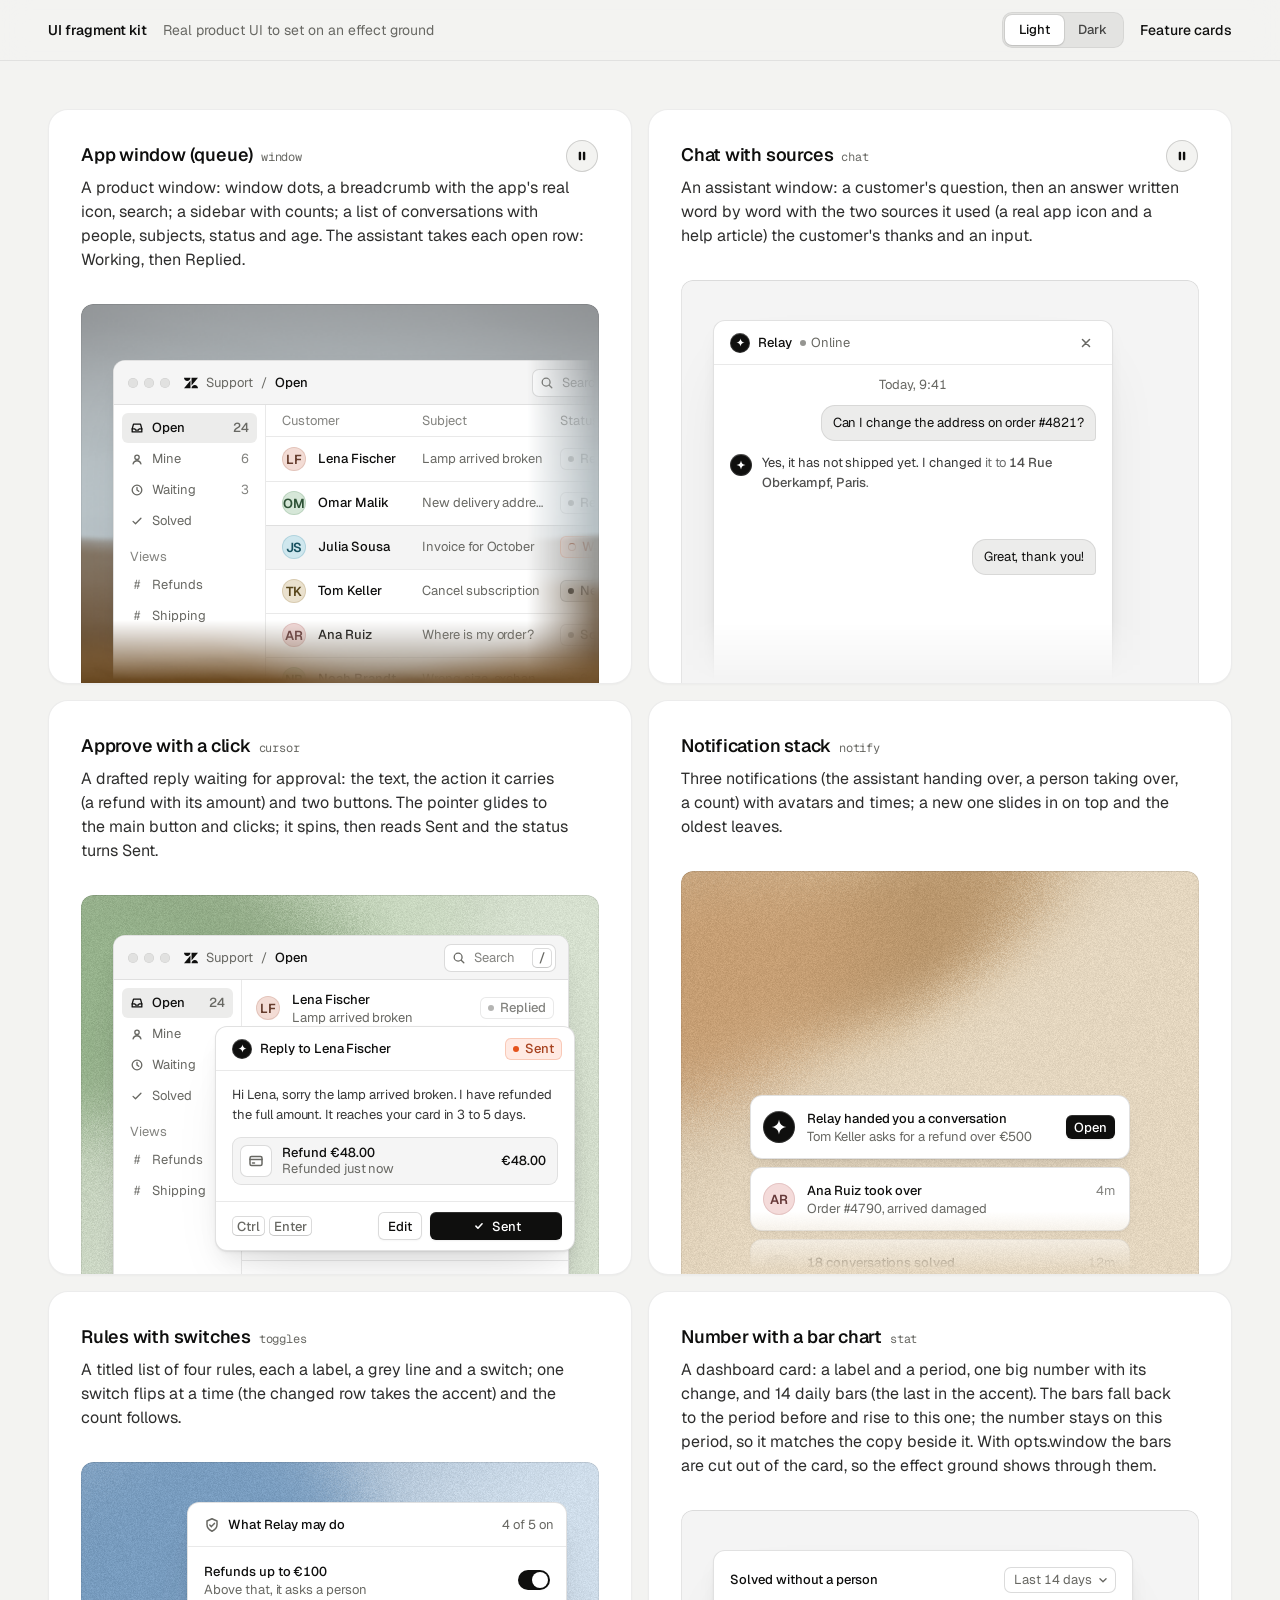
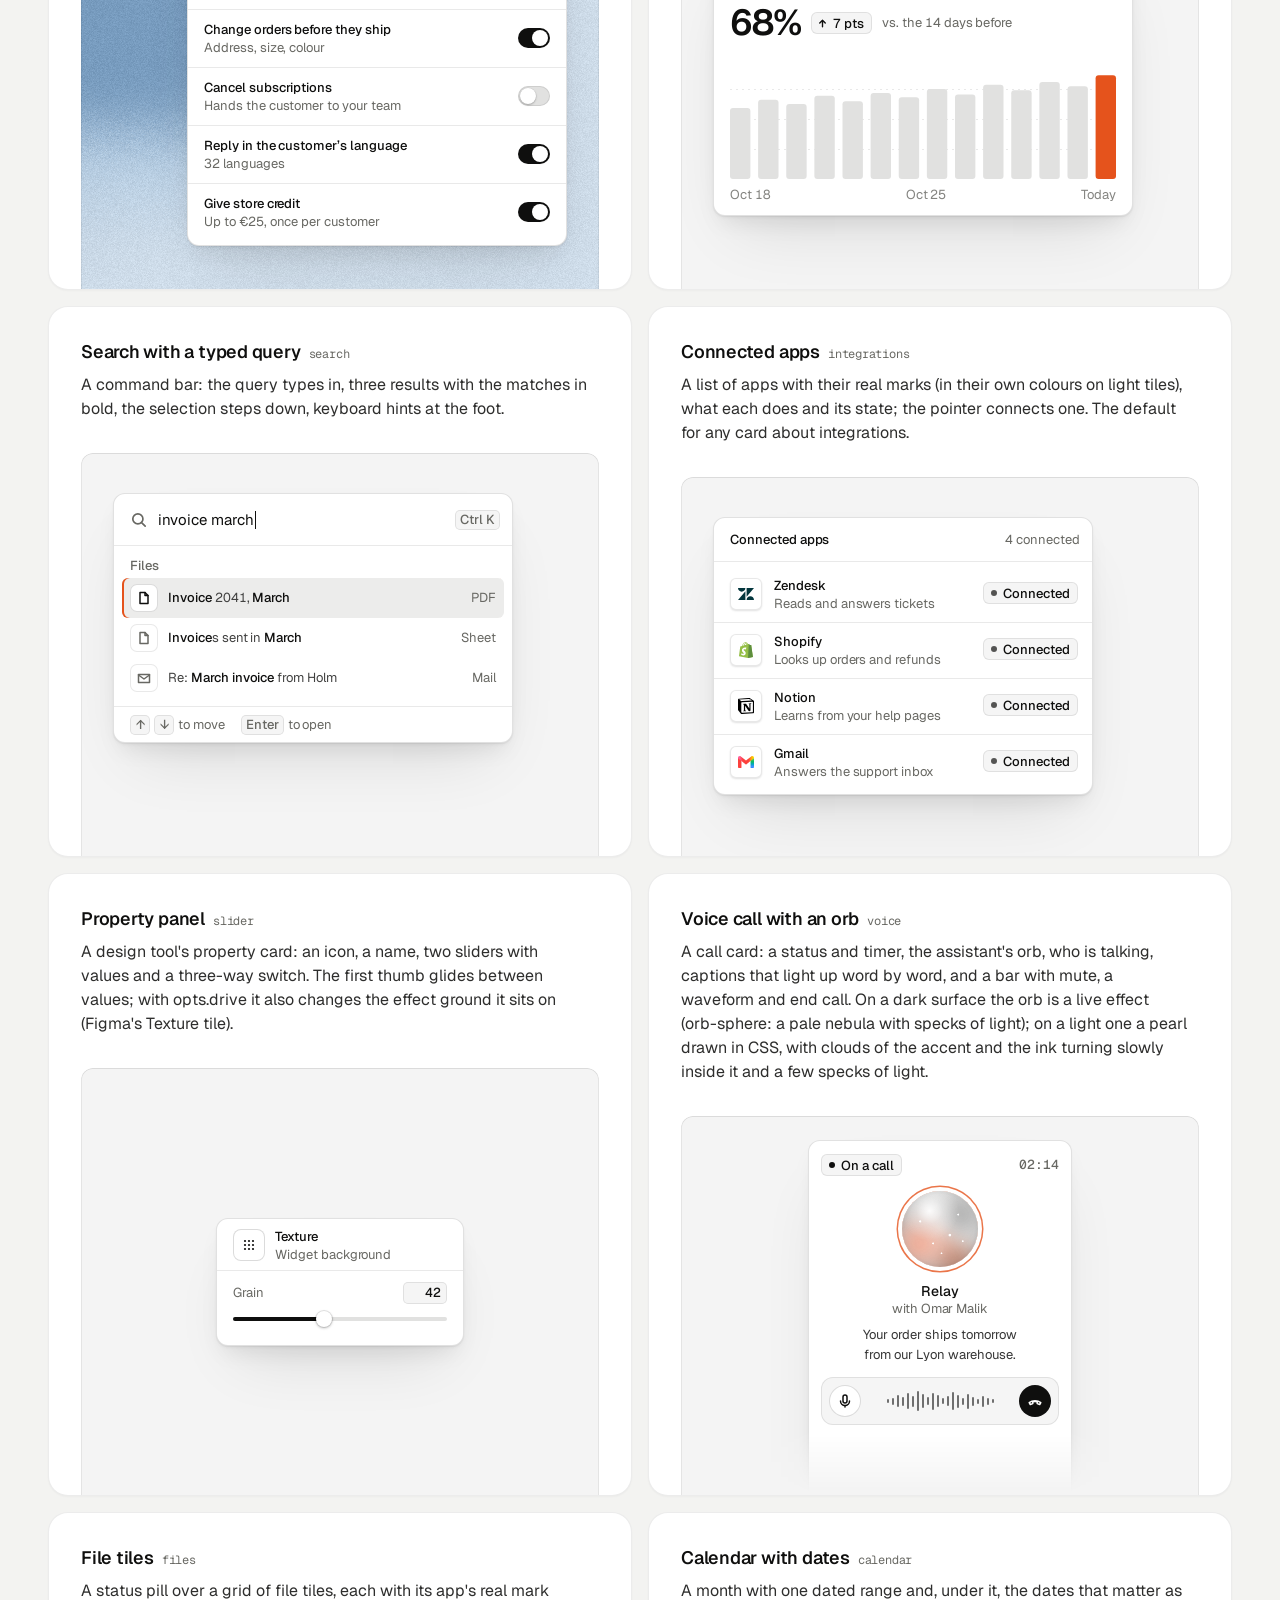
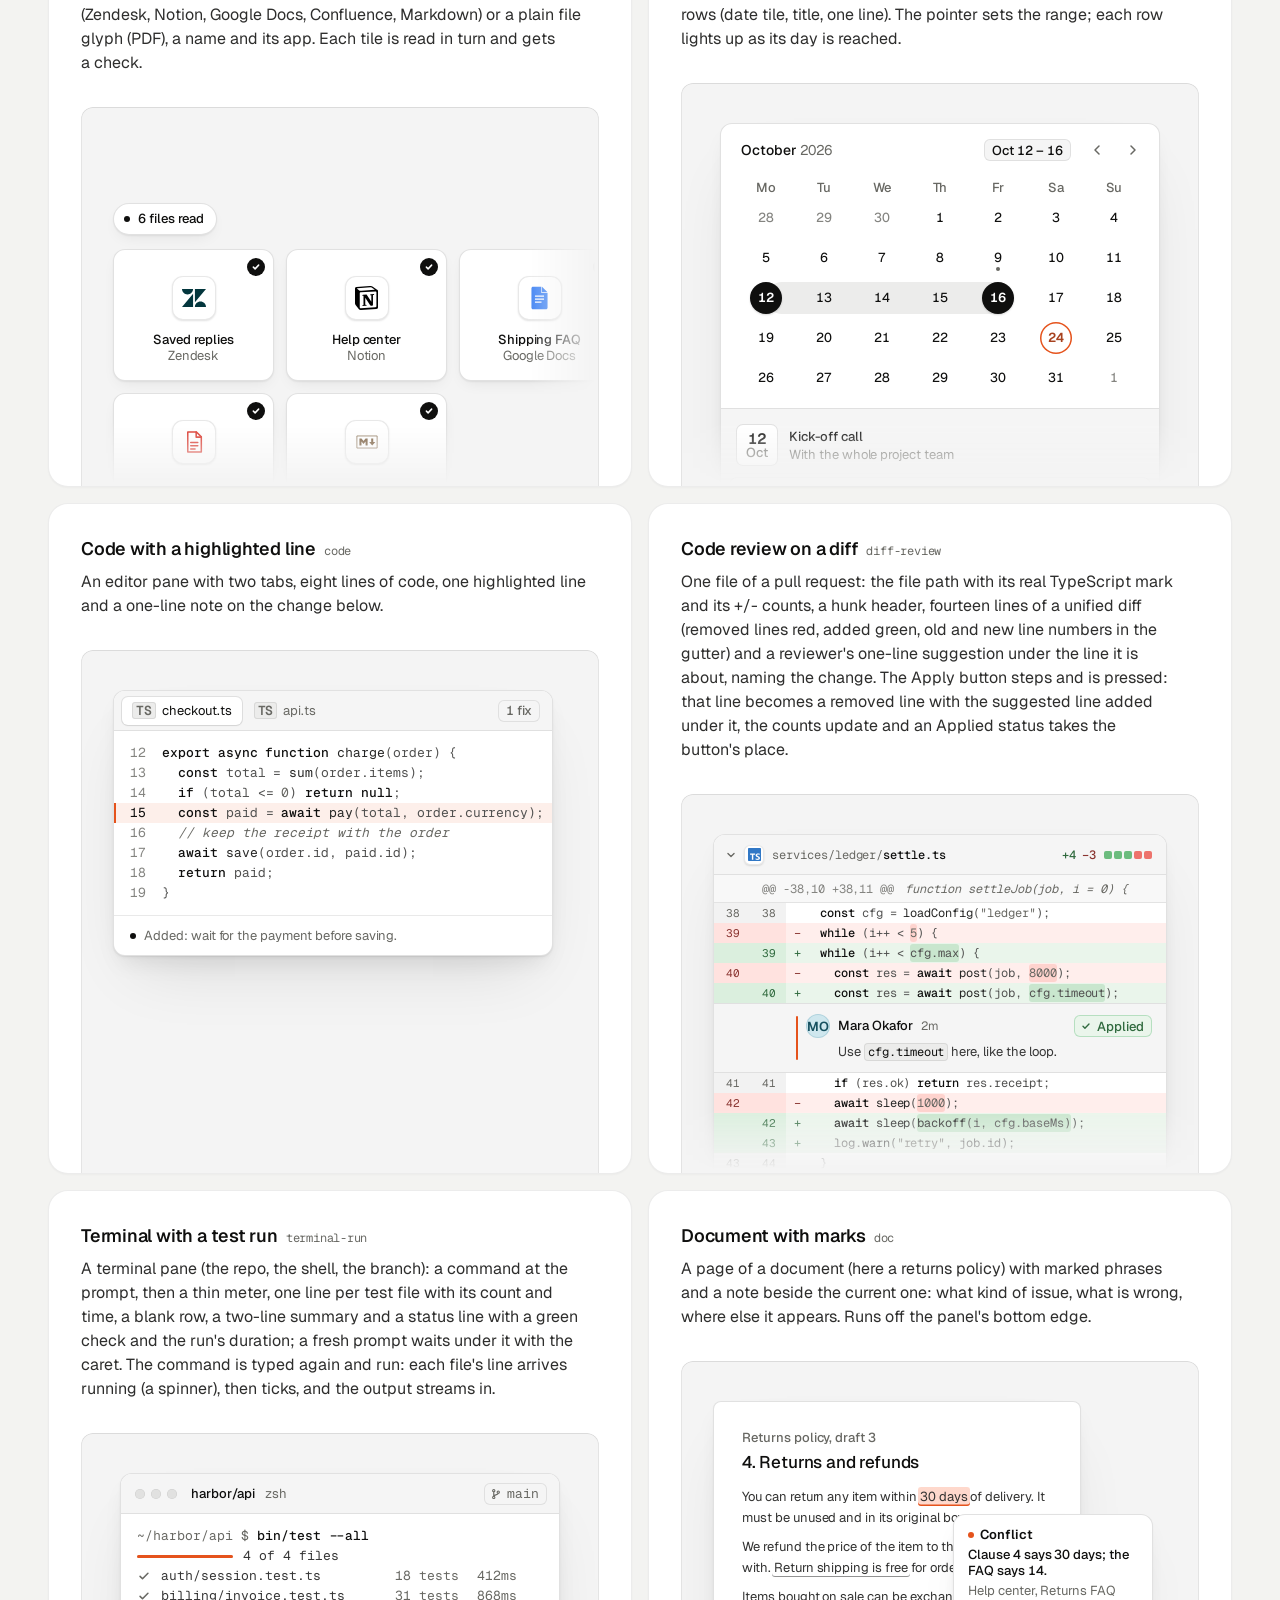
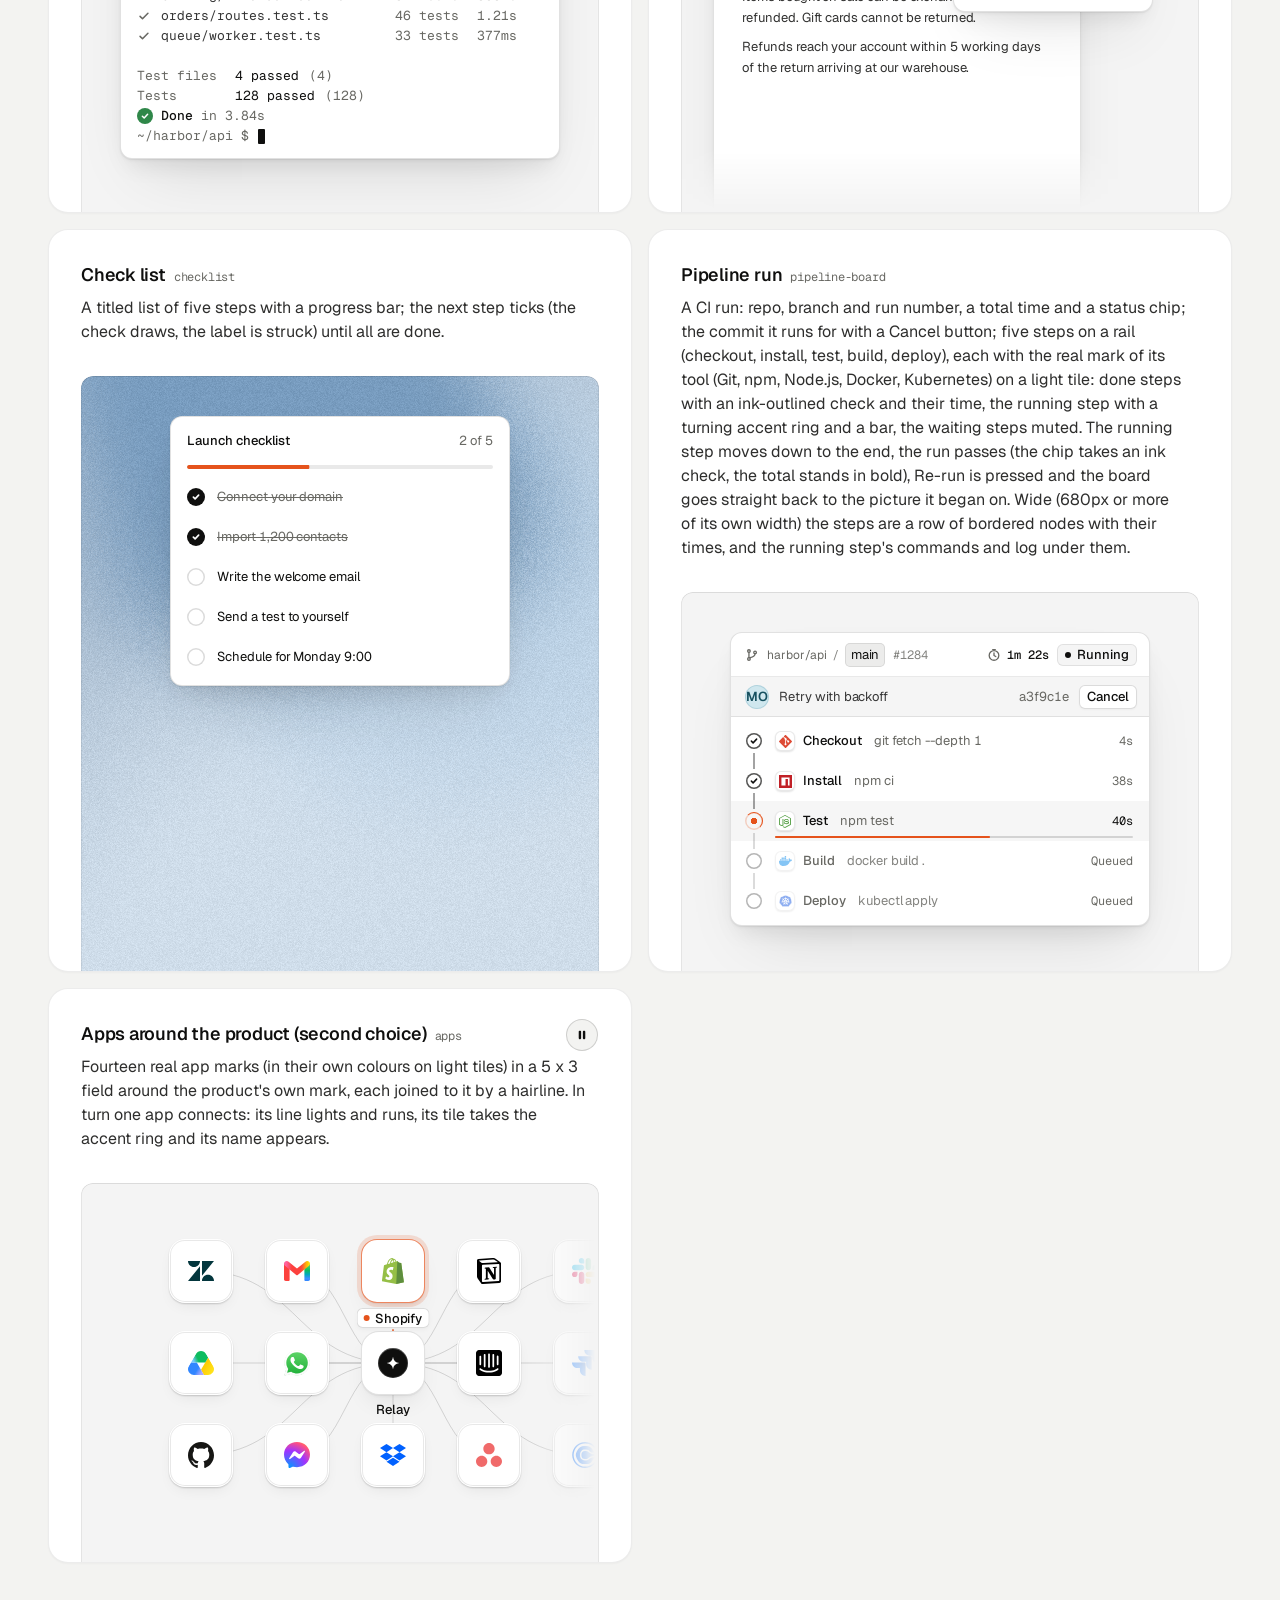
<file: .claude/skills/taste-skill/assets/ui/index.html>
<!doctype html>
<html lang="en" data-theme="light">
<head>
<script>window.__tpGlMax = 16;   /* a gallery shows many live effects at once; a page of a site keeps the default 4 (fx.js) */</script>
<meta charset="utf-8">
<meta name="viewport" content="width=device-width, initial-scale=1">
<title>UI fragment kit</title>
<meta name="description" content="Nineteen pieces of real product UI from the taste-skill kit, each on an effect ground in a feature card.">
<link rel="preconnect" href="https://fonts.googleapis.com">
<link rel="preconnect" href="https://fonts.gstatic.com" crossorigin>
<link href="https://fonts.googleapis.com/css2?family=Geist:wght@300..700&family=Geist+Mono:wght@400;500&display=swap" rel="stylesheet">
<link rel="stylesheet" href="base.css">
<link rel="stylesheet" href="cards.css">
<style>
  :root { --font-text: "Geist", system-ui, sans-serif; --font-display: "Geist", system-ui, sans-serif; --font-mono: "Geist Mono", ui-monospace, monospace; }
  [data-theme="light"] { --bg: #f3f3f1; --card: #ffffff; --ink: #0f0f0e; --muted: #686863; --accent: #e5531c; --accent-ink: #ffffff; --g-bg: #e9e8e4; --g-surface: #f6f5f2; --frag: #ffffff; --warm: #c9a679; }
  [data-theme="dark"] { --bg: #070708; --card: #151517; --ink: #f2f2ef; --muted: #8f9094; --accent: #ff7a3c; --accent-ink: #120c08; --g-bg: #0e0e10; --g-surface: #1b1c1f; --frag: #1c1d20; --warm: #9c9689; }
  * { box-sizing: border-box; }
  html, body { margin: 0; }
  body { font-family: var(--font-text); background: var(--bg); color: var(--ink); -webkit-font-smoothing: antialiased; }
  .panel { --fx-bg: var(--g-bg); --fx-surface: var(--g-surface); --fx-ink: var(--ink); --fx-muted: var(--muted); --fx-accent: var(--hue, var(--warm)); --fx-accent-ink: var(--accent-ink); --calm: var(--g-bg); --p-h: 380px; }
  .top { position: sticky; top: 0; z-index: 20; background: color-mix(in oklab, var(--bg) 86%, transparent); backdrop-filter: blur(14px); -webkit-backdrop-filter: blur(14px); border-bottom: 1px solid color-mix(in oklab, var(--ink) 8%, transparent); }
  .top__in { max-width: 1232px; margin: 0 auto; padding: 0 24px; height: 60px; display: flex; align-items: center; gap: 16px; font-size: 14px; line-height: 20px; }
  .top__in strong { font-weight: 560; }
  .top__in > span { color: var(--muted); }
  .sp { flex: 1; }
  .seg { display: inline-flex; padding: 3px; border-radius: 10px; background: color-mix(in oklab, var(--ink) 6%, var(--bg)); box-shadow: inset 0 0 0 1px color-mix(in oklab, var(--ink) 6%, transparent); }
  .seg button { font: inherit; font-size: 13px; font-weight: 500; border: 0; background: none; color: color-mix(in oklab, var(--ink) 72%, var(--bg)); height: 30px; padding: 0 14px; border-radius: 7px; cursor: pointer; }
  .seg button[aria-pressed="true"] { background: var(--card); color: var(--ink); box-shadow: 0 0 0 1px color-mix(in oklab, var(--ink) 8%, transparent), 0 1px 2px rgb(0 0 0 / .1); }
  .top__in a { color: var(--ink); text-decoration: none; font-weight: 500; }
  main { max-width: 1232px; margin: 0 auto; padding: 48px 24px 96px; }
  .grid { display: grid; grid-template-columns: repeat(2, minmax(0, 1fr)); gap: 16px; }
  .card > h3 code { font: 400 12px/16px var(--font-mono); color: var(--muted); margin-left: 8px; }
  @media (max-width: 860px) { .grid { grid-template-columns: minmax(0, 1fr); } }
  @media (max-width: 600px) { main { padding: 24px 16px 64px; } .top__in { padding: 0 16px; } .top__in > span { display: none; } .panel { --p-h: 340px; } }
</style>
</head>
<body>
<header class="top">
  <div class="top__in">
    <strong>UI fragment kit</strong><span>Real product UI to set on an effect ground</span>
    <span class="sp"></span>
    <div class="seg" role="group" aria-label="Theme"><button type="button" data-mode="light" aria-pressed="true">Light</button><button type="button" data-mode="dark" aria-pressed="false">Dark</button></div>
    <a href="cards.html">Feature cards</a>
  </div>
</header>
<main><div class="grid" id="grid"></div></main>

<script type="module">
  import fx from '../effects/fx.js';
  import ui from './ui.js';
  const index = await fetch('index.json').then(r => r.json());
  // where each one sits, as its meta.json says: anchored at a corner or rising from the bottom and cut by
  // the panel's edge, or whole with 24px or more of ground round it; a fade only where an edge cuts it.
  // Only the compact slider sits in the calm middle (Figma's Texture tile); the cursor dialog is shown
  // where it belongs, over the lower-right edge of a window. [class, fade, style, opts]
  const PLACE = {
    window: ['at-corner', 'stage--fade-br', '--ay:56px'],
    chat: ['at-rise to-edge', 'stage--fade-b'],
    cursor: ['at-over', '', '--bx:24px;--by:24px'],
    notify: ['at-rise fit', 'stage--fade-b', '--ay:calc(100% - 180px);--ay-sm:calc(100% - 180px);--fit-max:380px'],
    toggles: ['at-right', ''],
    stat: ['at-corner', ''],
    search: ['at-corner', ''],
    integrations: ['at-corner', ''],
    slider: ['at-center', '', '', '{"compact":true,"drive":{"param":"grain","min":0.15,"max":0.95}}'],
    voice: ['at-rise to-edge fit', 'stage--fade-b', '--ax:max(24px, 50% - 132px);--ay:24px;--fit-max:264px'],
    files: ['at-corner wide', 'stage--fade-br', '--w:680px;--ay:96px'],
    calendar: ['at-rise fit', 'stage--fade-b', '--fit-max:440px'],
    code: ['at-corner', ''],
    'diff-review': ['at-corner fit', 'stage--fade-b', '--fit-max:480px'],
    'terminal-run': ['at-rise fit', '', '--fit-max:440px'],
    'pipeline-board': ['at-rise fit', '', '--fit-max:420px'],
    doc: ['at-corner to-edge', 'stage--fade-b'],
    checklist: ['at-rise fit', '', '--fit-max:340px'],
    apps: ['at-corner wide', 'stage--fade-br', '--w:560px;--ay:48px'],
  };
  // grounds behind UI are soft lit fields (never a line or dot pattern), on both themes: the bright
  // picture behind dark UI on the dark page, a clear step darker than white UI on the light page
  // the painting stays abstract (a mist over warm sand, level, fully soft) and shows once on the page
  const PAINT = ['painterly-landscape', { blur: 1, brush: 0.35, slope: 0, hillY: 0.3, horizon: 0.62, calm: 0.2, calmX: 0.6, calmY: 0.8, drift: 0, side: 1 }, '{"bg":"#a3b0b6","accent":"#c49a6c"}'];
  const GRAIN = ['grain-gradient', { speed: 0, grainMotion: 0, calm: 0.2, calmX: 0.5, calmY: 0.6, tint: 0.6, contrast: 0.6 }, '{"bg":"#d9ccb7","surface":"#e9e0d2","ink":"#2a2622","muted":"#6f675c","accent":"#a8794a"}'];
  const SKY = [GRAIN[0], GRAIN[1], '{"bg":"#c6d3df","surface":"#d6e0e9","ink":"#25303a","muted":"#5d6873","accent":"#3f6a92"}'];
  const SAGE = [GRAIN[0], GRAIN[1], '{"bg":"#cdd6c6","surface":"#dce3d6","ink":"#262d24","muted":"#5f6a5a","accent":"#6c8e63"}'];
  const GROUND = (m, i) => (m.name === 'slider' ? GRAIN : i === 0 ? PAINT : [GRAIN, SKY, SAGE][i % 3]);
  const q = new URLSearchParams(location.search);
  const grid = document.getElementById('grid');
  grid.innerHTML = index.fragments.map((m, i) => {
    const [at, fade, extra = '', opts = ''] = PLACE[m.name] || ['at-corner', 'stage--fade-br'];
    const [id, params, pal] = GROUND(m, i);
    const w = at === 'at-center' ? '' : ` style="--ax:32px;--ay:40px;${extra}"`;
    const o = opts ? ` data-ui-opts='${opts}'` : '';
    // the cursor is a dialog over a window's edge: the window under it holds still
    const under = m.name === 'cursor' ? `<div class="at-corner" style="--ax:32px;--ay:40px" data-ui-load="window" data-ui-opts='{"compact":true}' data-ui-still></div>` : '';
    return `<article class="card card--row"><h3>${m.title}<code>${m.name}</code></h3><p>${m.shows}</p>
      <div class="panel" data-fx="${id}" data-fx-seed="${(i + 1) * 17}" data-fx-params='${JSON.stringify(params)}' data-fx-palette='${pal}' style="--calm-k:0%">
        <div class="stage ${fade}">${under}<div class="${at}"${w}${o} data-ui-load="${m.name}"></div></div></div></article>`;
  }).join('');
  function setMode(mode) {
    document.documentElement.dataset.theme = mode;
    document.querySelectorAll('.seg button').forEach(b => b.setAttribute('aria-pressed', String(b.dataset.mode === mode)));
  }
  setMode(q.get('mode') === 'dark' ? 'dark' : 'light');
  if (q.has('t')) fx.setClock(+q.get('t'));
  // each ground is drawn once near the screen and kept as a picture (its WebGL context freed), so nineteen
  // panels need one or two contexts, not nineteen
  await Promise.all([ui.loadAll(grid), ui.grounds(grid, fx)]);
  document.documentElement.dataset.ready = '1';
  document.querySelectorAll('.seg button').forEach(b => b.addEventListener('click', async () => {
    setMode(b.dataset.mode);
    for (const el of grid.querySelectorAll('[data-ui]')) el.__ui?.repaint?.();
    await ui.grounds(grid, fx);
  }));
</script>
</body>
</html>
</file>
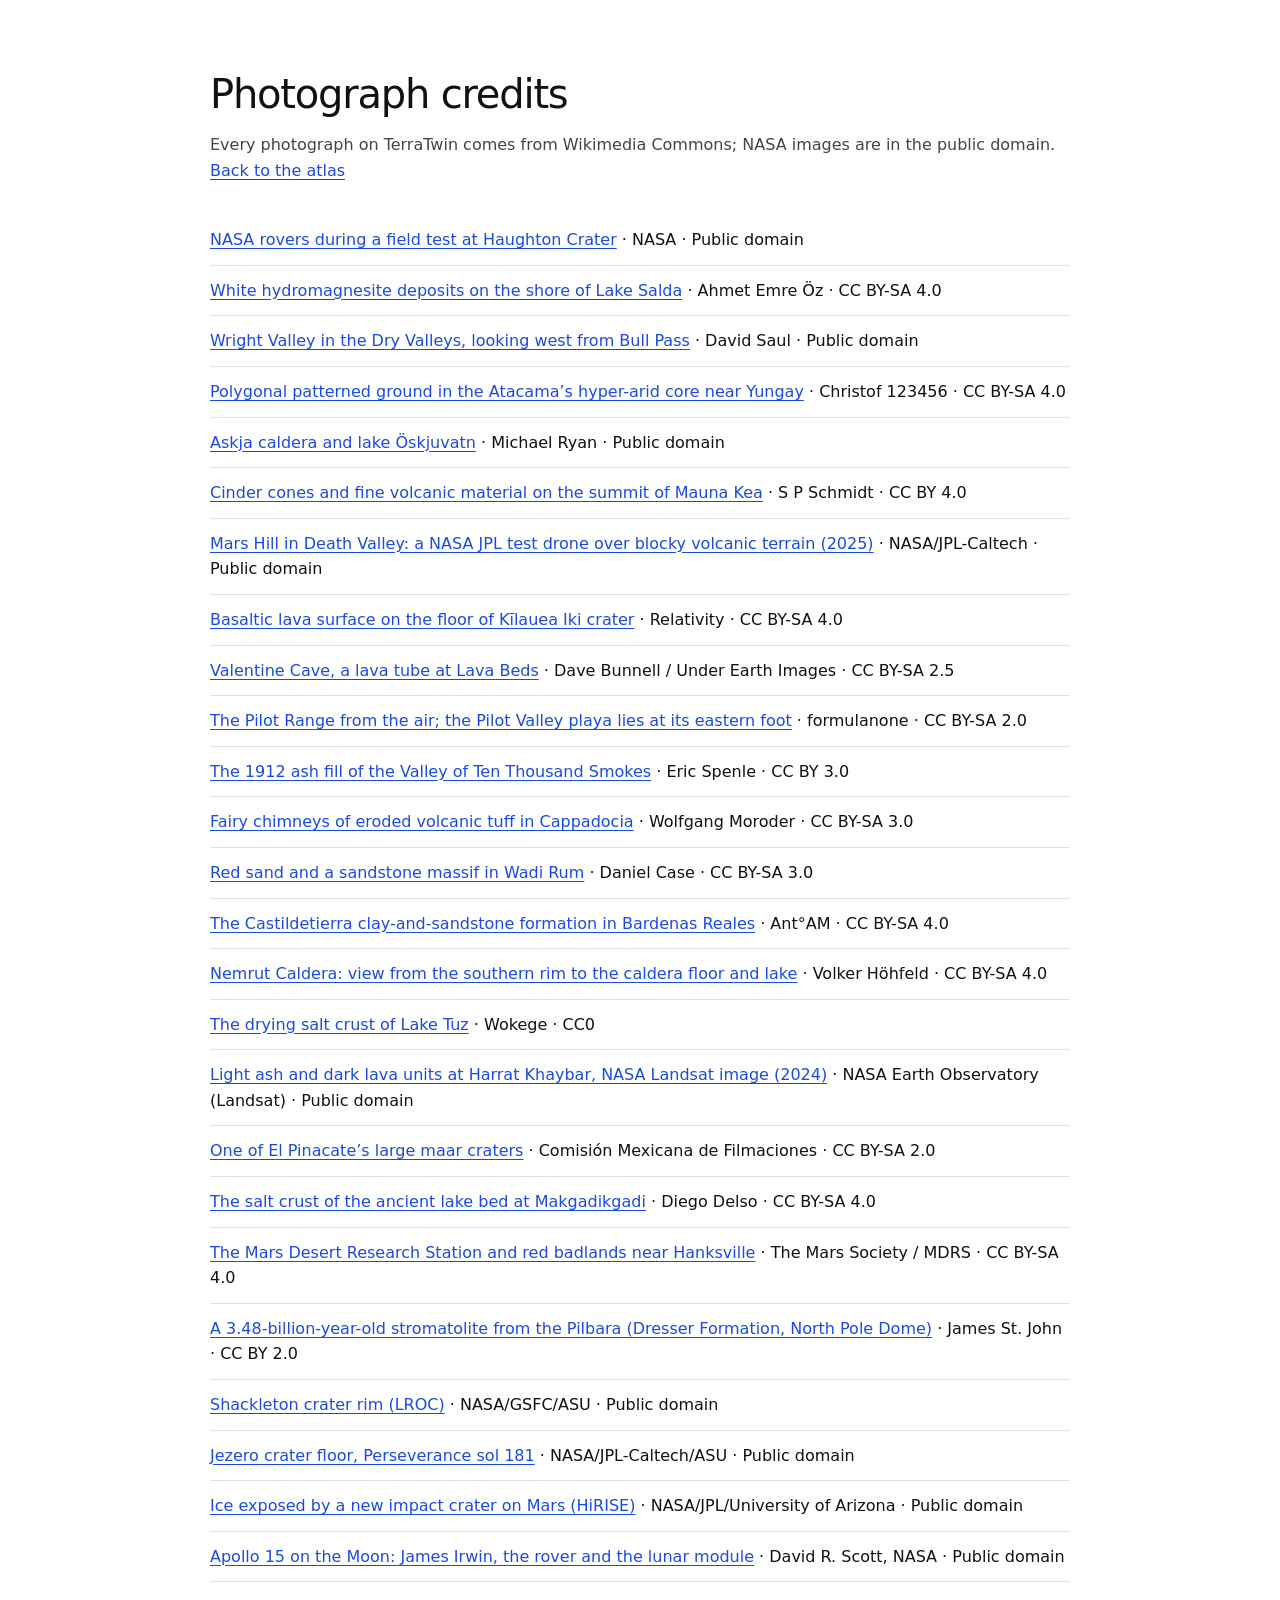
<file: credits.html>
<!doctype html>
<html lang="en">
<head>
<meta charset="utf-8">
<meta name="viewport" content="width=device-width, initial-scale=1">
<title>TerraTwin: photograph credits</title>
<meta name="description" content="Sources, authors and licences of the photographs shown on the TerraTwin site.">
<link rel="icon" href="favicon.svg" type="image/svg+xml">
<style>
  body { margin: 0; background: #ffffff; color: #111111; font: 400 16px/1.6 "Familjen Grotesk", system-ui, sans-serif; }
  main { width: min(100% - 48px, 860px); margin: 0 auto; padding: 72px 0 96px; }
  h1 { font-weight: 400; font-size: 40px; line-height: 1.1; letter-spacing: -0.03em; margin: 0 0 16px; }
  p { margin: 0 0 32px; color: #444; }
  ul { list-style: none; margin: 0; padding: 0; }
  li { padding: 12px 0; border-bottom: 1px solid rgba(17,17,17,.12); }
  a { color: #1a4be0; text-underline-offset: 3px; }
</style>
</head>
<body>
<main>
  <h1>Photograph credits</h1>
  <p>Every photograph on TerraTwin comes from Wikimedia Commons; NASA images are in the public domain. <a href="index.html">Back to the atlas</a></p>
  <ul>
      <li><a href="https://commons.wikimedia.org/wiki/File:Rovers_Red_and_Black_at_Houghton_Crater_Devon_Island_Canada.jpg">NASA rovers during a field test at Haughton Crater</a> · NASA · Public domain</li>
      <li><a href="https://commons.wikimedia.org/wiki/File:SaldaLake8.jpg">White hydromagnesite deposits on the shore of Lake Salda</a> · Ahmet Emre Öz · CC BY-SA 4.0</li>
      <li><a href="https://commons.wikimedia.org/wiki/File:Wright_Valley_From_Bull_Pass.jpg">Wright Valley in the Dry Valleys, looking west from Bull Pass</a> · David Saul · Public domain</li>
      <li><a href="https://commons.wikimedia.org/wiki/File:Patterned_ground_located_in_the_Atacama_Desert_(Chile).jpg">Polygonal patterned ground in the Atacama’s hyper-arid core near Yungay</a> · Christof 123456 · CC BY-SA 4.0</li>
      <li><a href="https://commons.wikimedia.org/wiki/File:Askja.jpg">Askja caldera and lake Öskjuvatn</a> · Michael Ryan · Public domain</li>
      <li><a href="https://commons.wikimedia.org/wiki/File:Pu'u_on_Mauna_Kea.jpg">Cinder cones and fine volcanic material on the summit of Mauna Kea</a> · S P Schmidt · CC BY 4.0</li>
      <li><a href="https://commons.wikimedia.org/wiki/File:Research_Drone_Flies_Over_Mars_Hill_(PIA26676).jpg">Mars Hill in Death Valley: a NASA JPL test drone over blocky volcanic terrain (2025)</a> · NASA/JPL-Caltech · Public domain</li>
      <li><a href="https://commons.wikimedia.org/wiki/File:WalkingonIki.jpg">Basaltic lava surface on the floor of Kīlauea Iki crater</a> · Relativity · CC BY-SA 4.0</li>
      <li><a href="https://commons.wikimedia.org/wiki/File:Valentine_Cave.JPG">Valentine Cave, a lava tube at Lava Beds</a> · Dave Bunnell / Under Earth Images · CC BY-SA 2.5</li>
      <li><a href="https://commons.wikimedia.org/wiki/File:Pilot_Range_Along_Nevada_and_Utah_(50419432496).jpg">The Pilot Range from the air; the Pilot Valley playa lies at its eastern foot</a> · formulanone · CC BY-SA 2.0</li>
      <li><a href="https://commons.wikimedia.org/wiki/File:Ten_Thousand_Smokes_Valley_-_panoramio_(1).jpg">The 1912 ash fill of the Valley of Ten Thousand Smokes</a> · Eric Spenle · CC BY 3.0</li>
      <li><a href="https://commons.wikimedia.org/wiki/File:Fairy_chimneys_in_Cappadocia.JPG">Fairy chimneys of eroded volcanic tuff in Cappadocia</a> · Wolfgang Moroder · CC BY-SA 3.0</li>
      <li><a href="https://commons.wikimedia.org/wiki/File:Mountain_in_Wadi_Rum,_Jordan.jpg">Red sand and a sandstone massif in Wadi Rum</a> · Daniel Case · CC BY-SA 3.0</li>
      <li><a href="https://commons.wikimedia.org/wiki/File:Castildetierra_-_Summer_morning.jpg">The Castildetierra clay-and-sandstone formation in Bardenas Reales</a> · Ant°AM · CC BY-SA 4.0</li>
      <li><a href="https://commons.wikimedia.org/wiki/File:Nemrut_Da%C4%9F%C4%B1_25_05_2010_Caldera.jpg">Nemrut Caldera: view from the southern rim to the caldera floor and lake</a> · Volker Höhfeld · CC BY-SA 4.0</li>
      <li><a href="https://commons.wikimedia.org/wiki/File:Tuz_G%C3%B6l%C3%BC_2.jpg">The drying salt crust of Lake Tuz</a> · Wokege · CC0</li>
      <li><a href="https://commons.wikimedia.org/wiki/File:%D8%AD%D8%B1%D8%A9_%D8%AE%D9%8A%D8%A8%D8%B1.jpg">Light ash and dark lava units at Harrat Khaybar, NASA Landsat image (2024)</a> · NASA Earth Observatory (Landsat) · Public domain</li>
      <li><a href="https://commons.wikimedia.org/wiki/File:Reserva_de_la_Biosfera_El_Pinacate,_Sonora-Biosphere_Reserve,_El_Pinacate,_Sonora_(23107632322).jpg">One of El Pinacate’s large maar craters</a> · Comisión Mexicana de Filmaciones · CC BY-SA 2.0</li>
      <li><a href="https://commons.wikimedia.org/wiki/File:Salar_del_parque_nacional_Makgadikgadi_Pans,_Botsuana,_2018-07-30,_DD_37.jpg">The salt crust of the ancient lake bed at Makgadikgadi</a> · Diego Delso · CC BY-SA 4.0</li>
      <li><a href="https://commons.wikimedia.org/wiki/File:Mars_Desert_Research_Station_2020.jpg">The Mars Desert Research Station and red badlands near Hanksville</a> · The Mars Society / MDRS · CC BY-SA 4.0</li>
      <li><a href="https://commons.wikimedia.org/wiki/File:Stromatolite_(Dresser_Formation,_Paleoarchean,_3.48_Ga;_Normay_Mine,_North_Pole_Dome,_Pilbara_Craton,_Western_Australia)_1_(32857204117).jpg">A 3.48-billion-year-old stromatolite from the Pilbara (Dresser Formation, North Pole Dome)</a> · James St. John · CC BY 2.0</li>
      <li><a href="https://commons.wikimedia.org/wiki/File:Rimlight-_Shackleton_Crater_(3929168011).jpg">Shackleton crater rim (LROC)</a> · NASA/GSFC/ASU · Public domain</li>
      <li><a href="https://commons.wikimedia.org/wiki/File:Jezero_crater_on_Mars,_sol_181_of_Perseverance_mission.png">Jezero crater floor, Perseverance sol 181</a> · NASA/JPL-Caltech/ASU · Public domain</li>
      <li><a href="https://commons.wikimedia.org/wiki/File:Icy_Crater_on_Mars_ESP_016954_2245.jpg">Ice exposed by a new impact crater on Mars (HiRISE)</a> · NASA/JPL/University of Arizona · Public domain</li>
      <li><a href="https://commons.wikimedia.org/wiki/File:Apollo_15_flag,_rover,_LM,_Irwin.jpg">Apollo 15 on the Moon: James Irwin, the rover and the lunar module</a> · David R. Scott, NASA · Public domain</li>
  </ul>
</main>
</body>
</html>
</file>
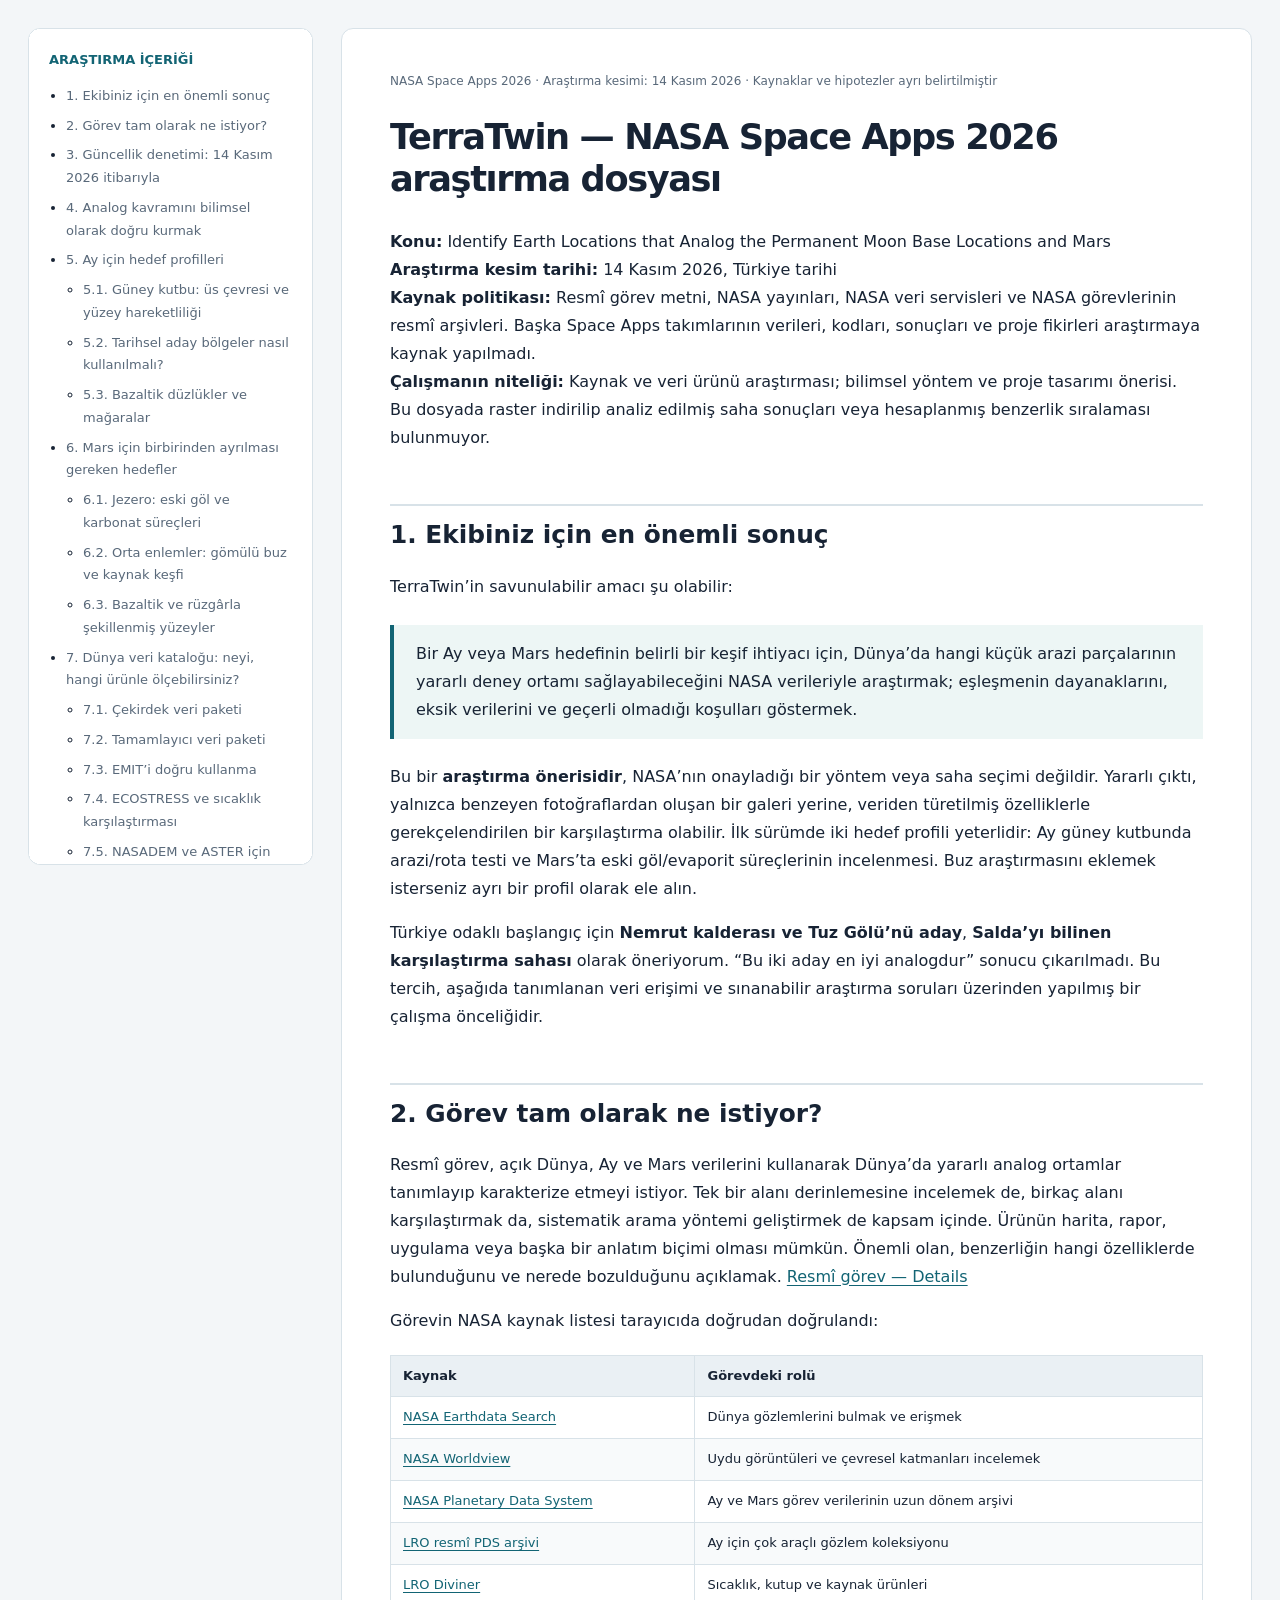
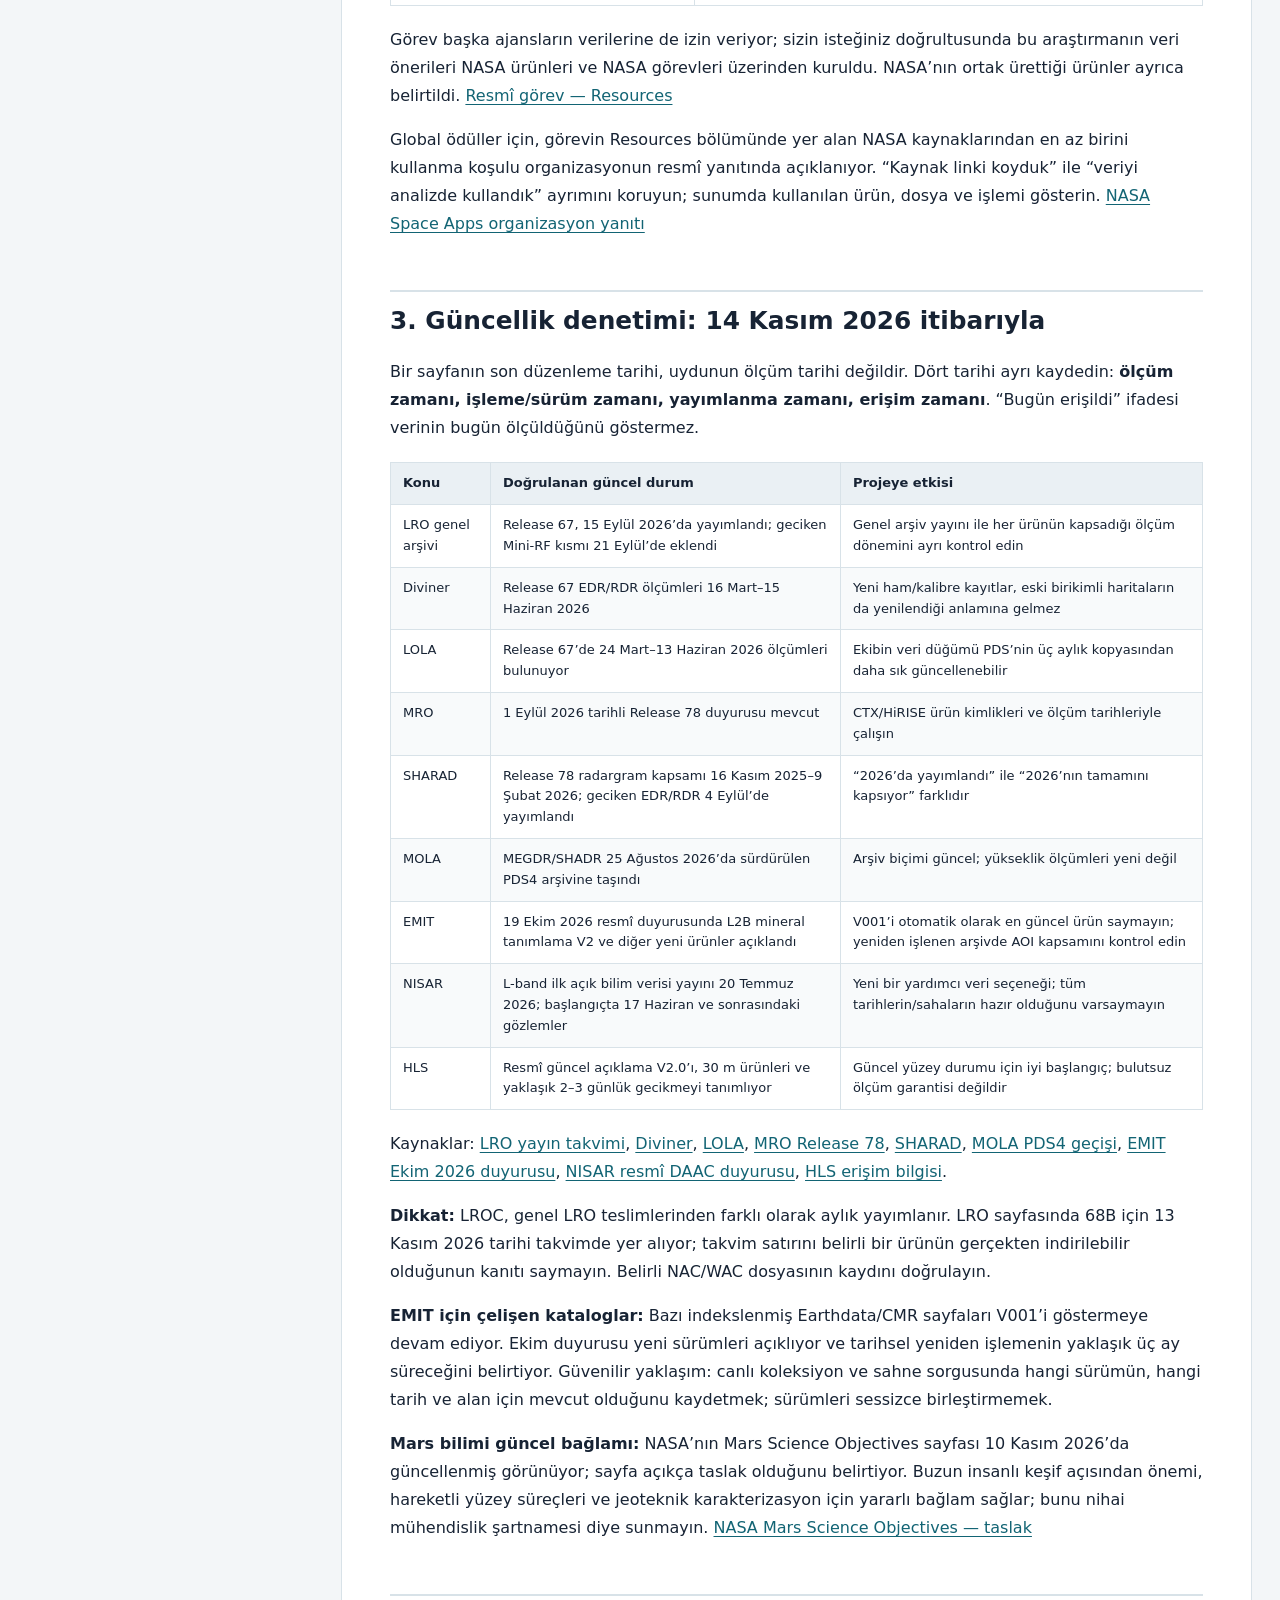
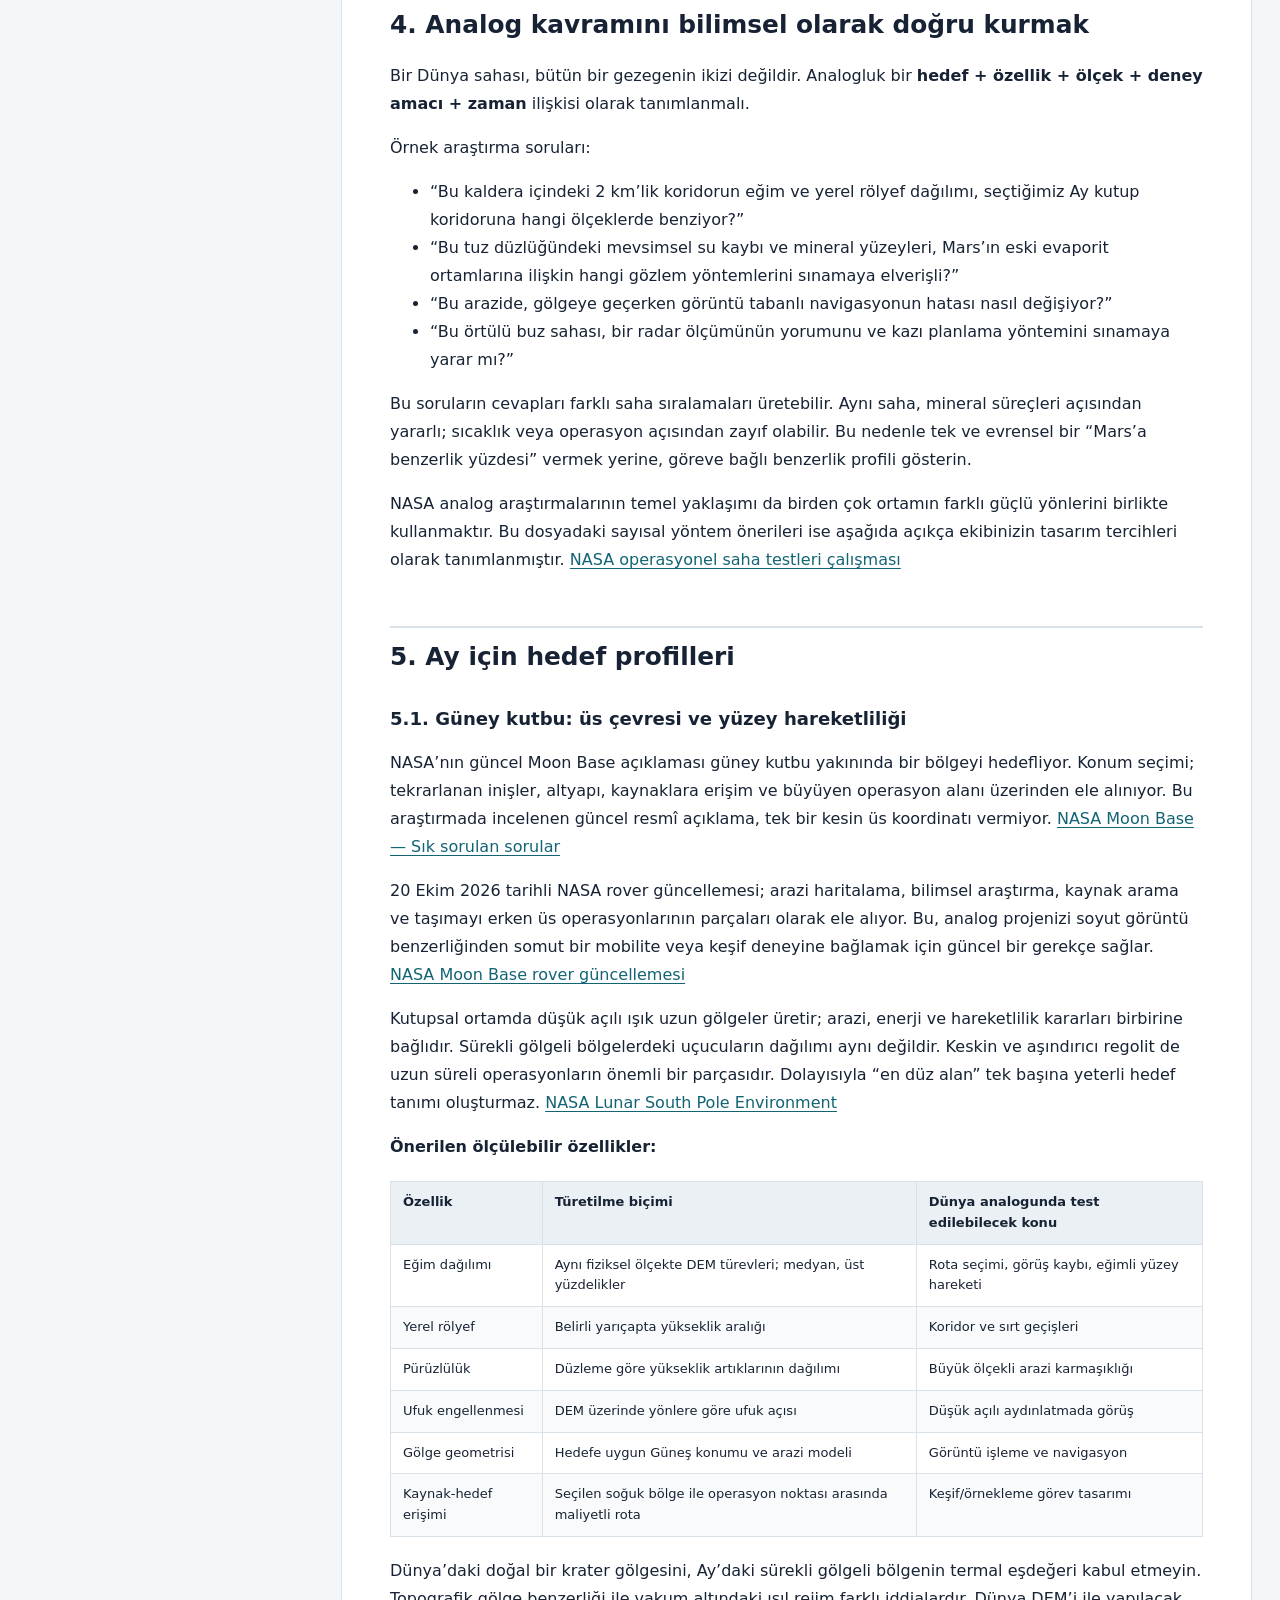
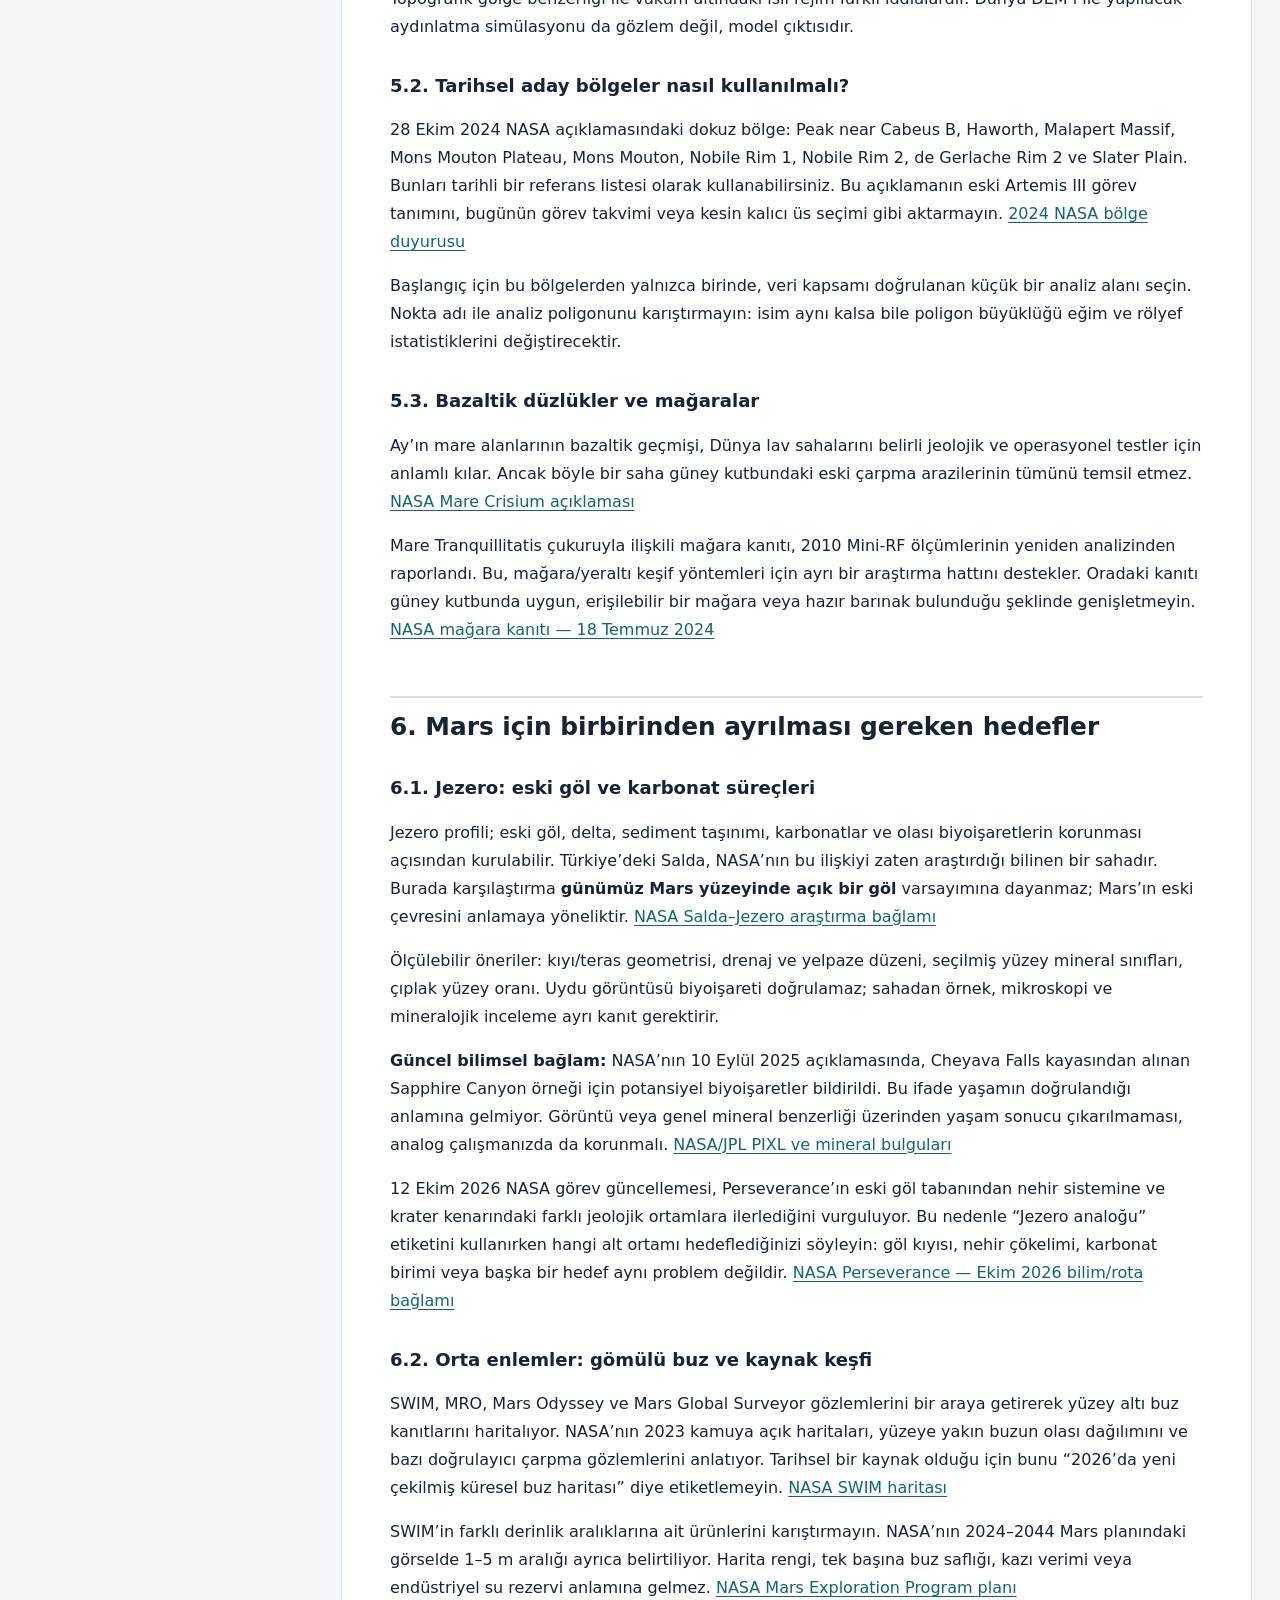
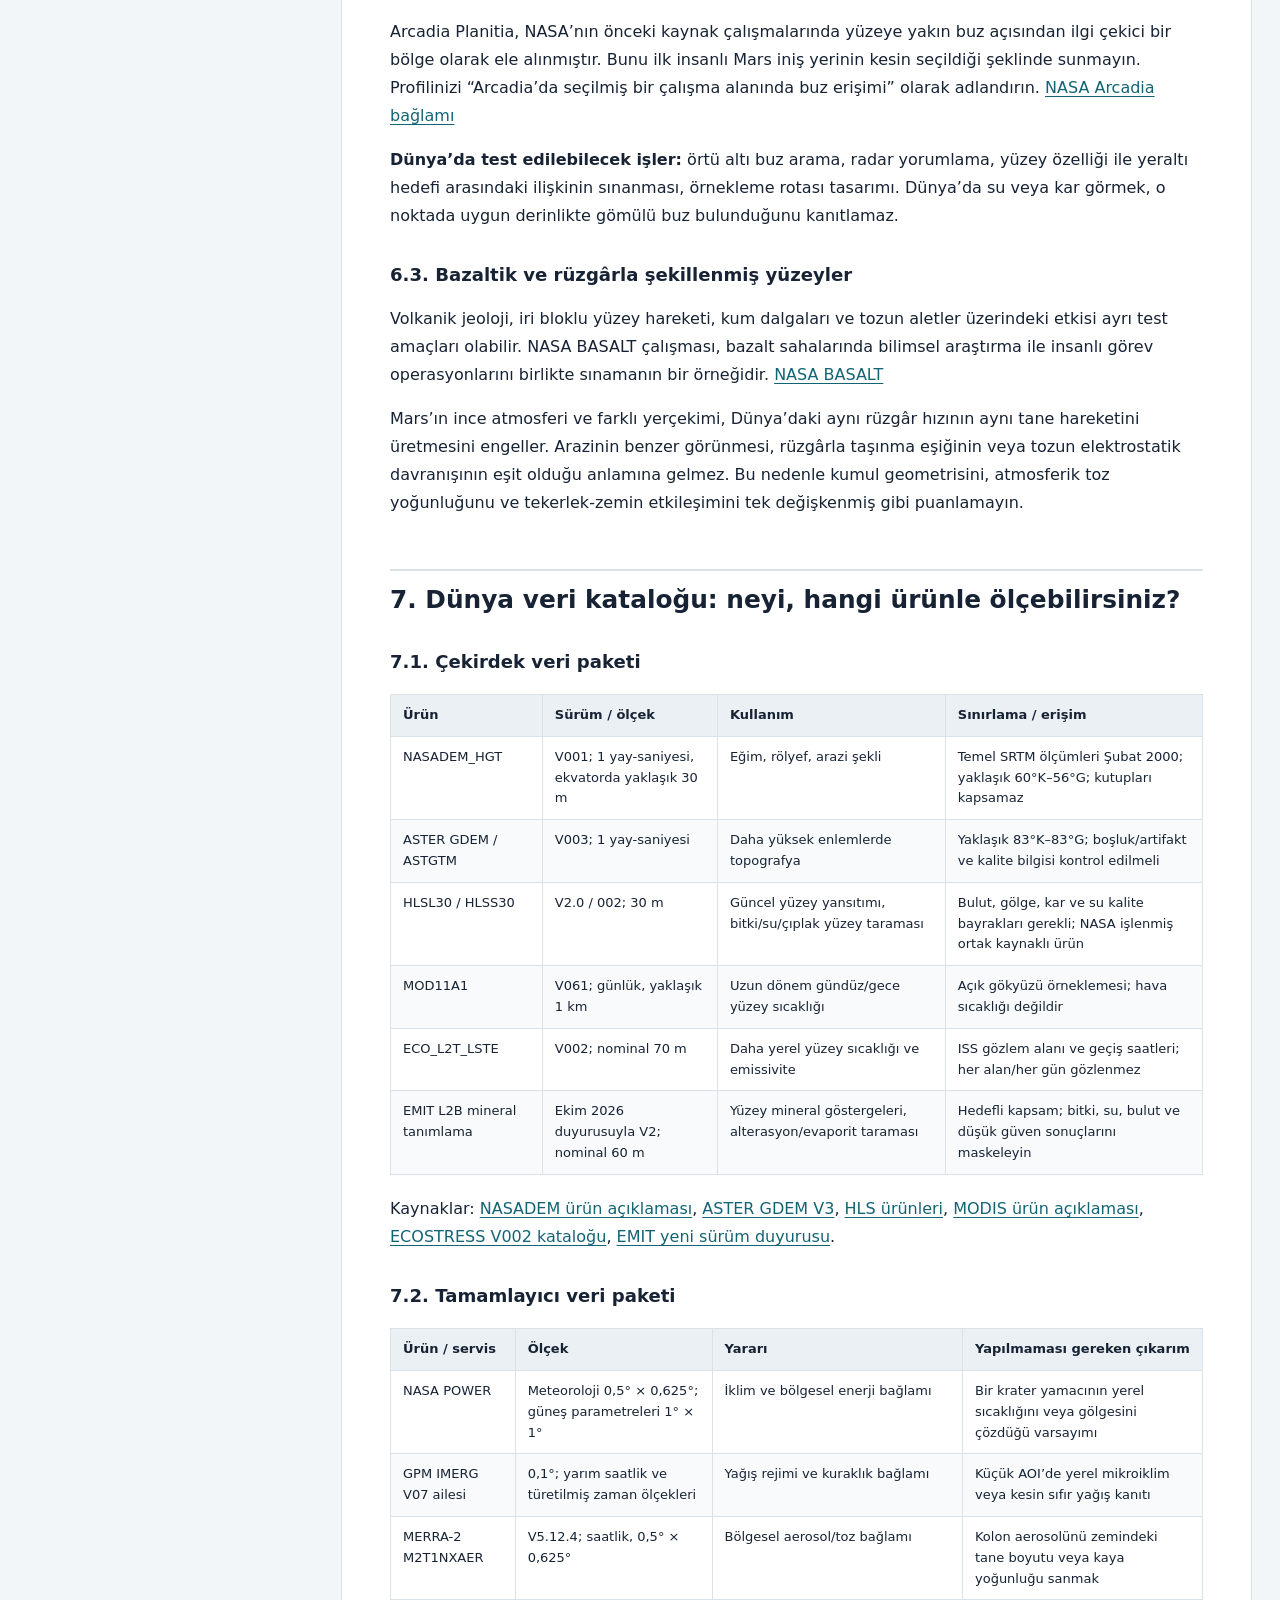
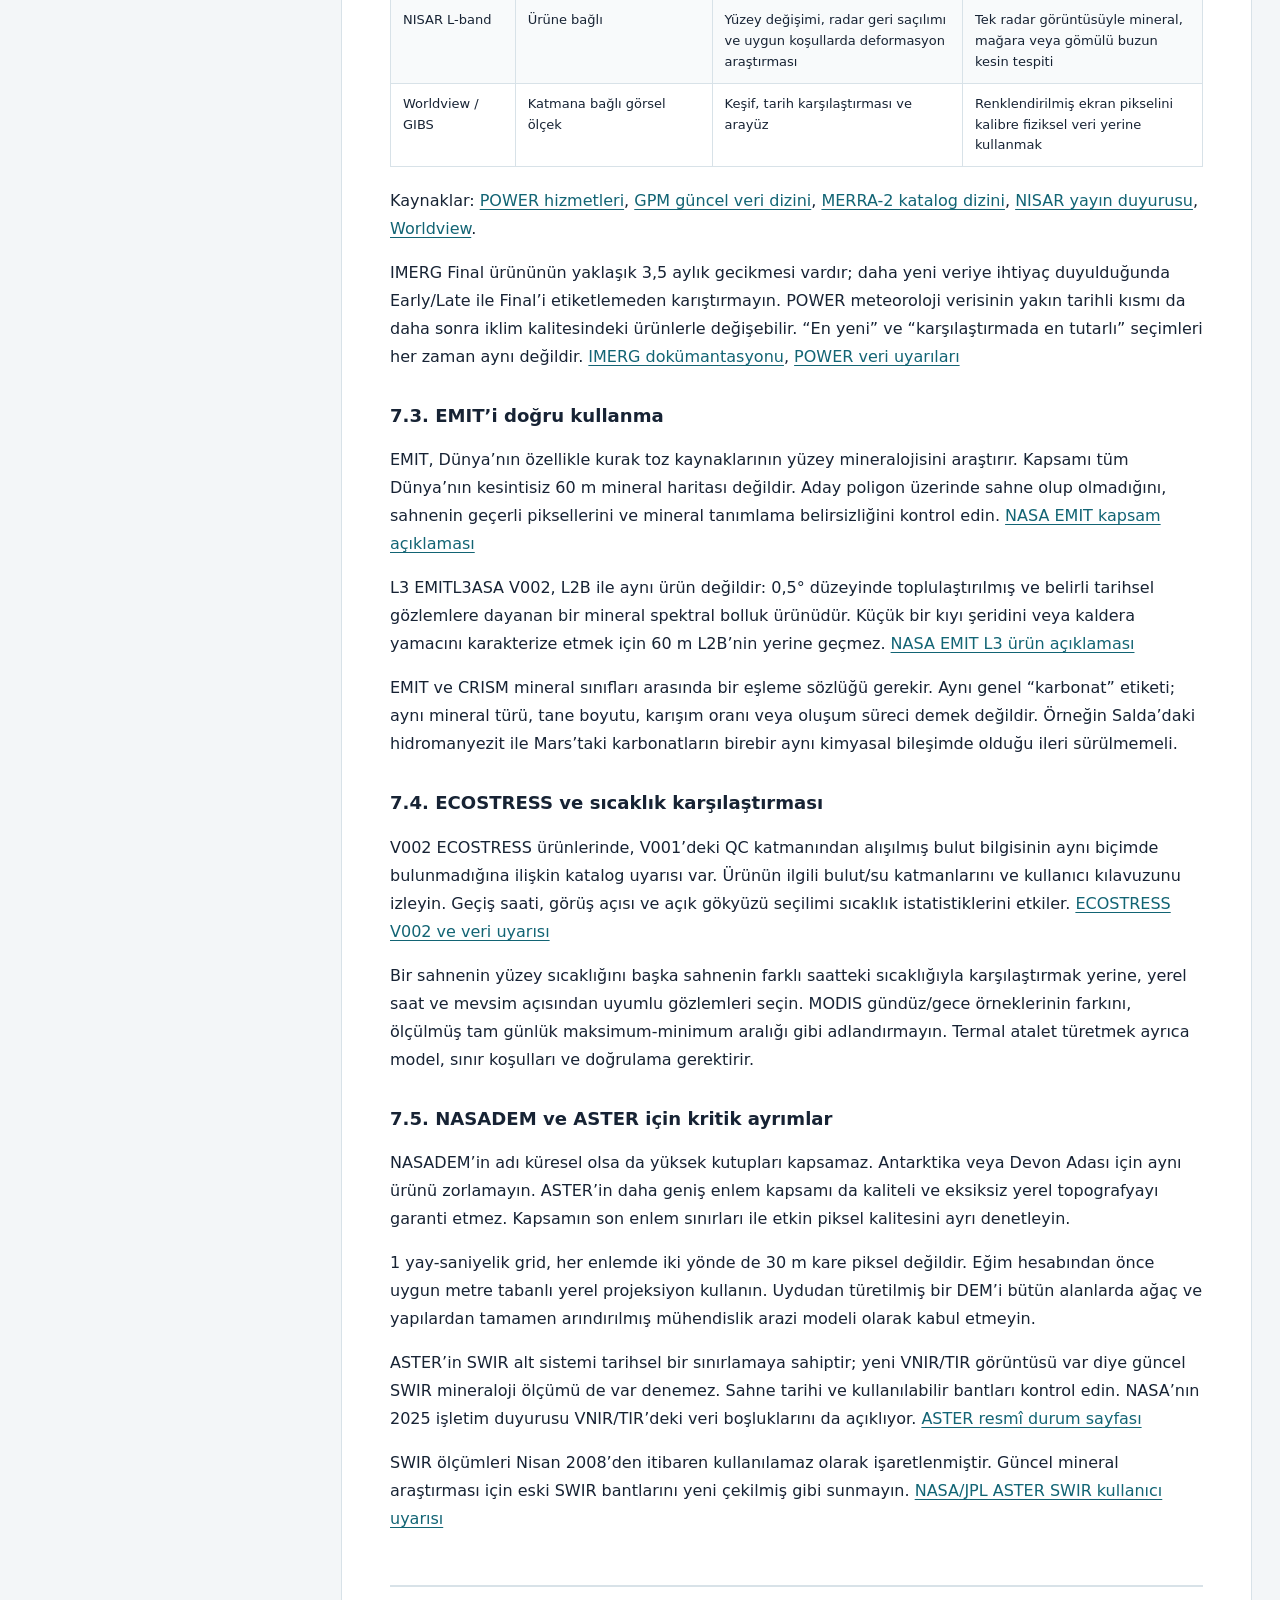
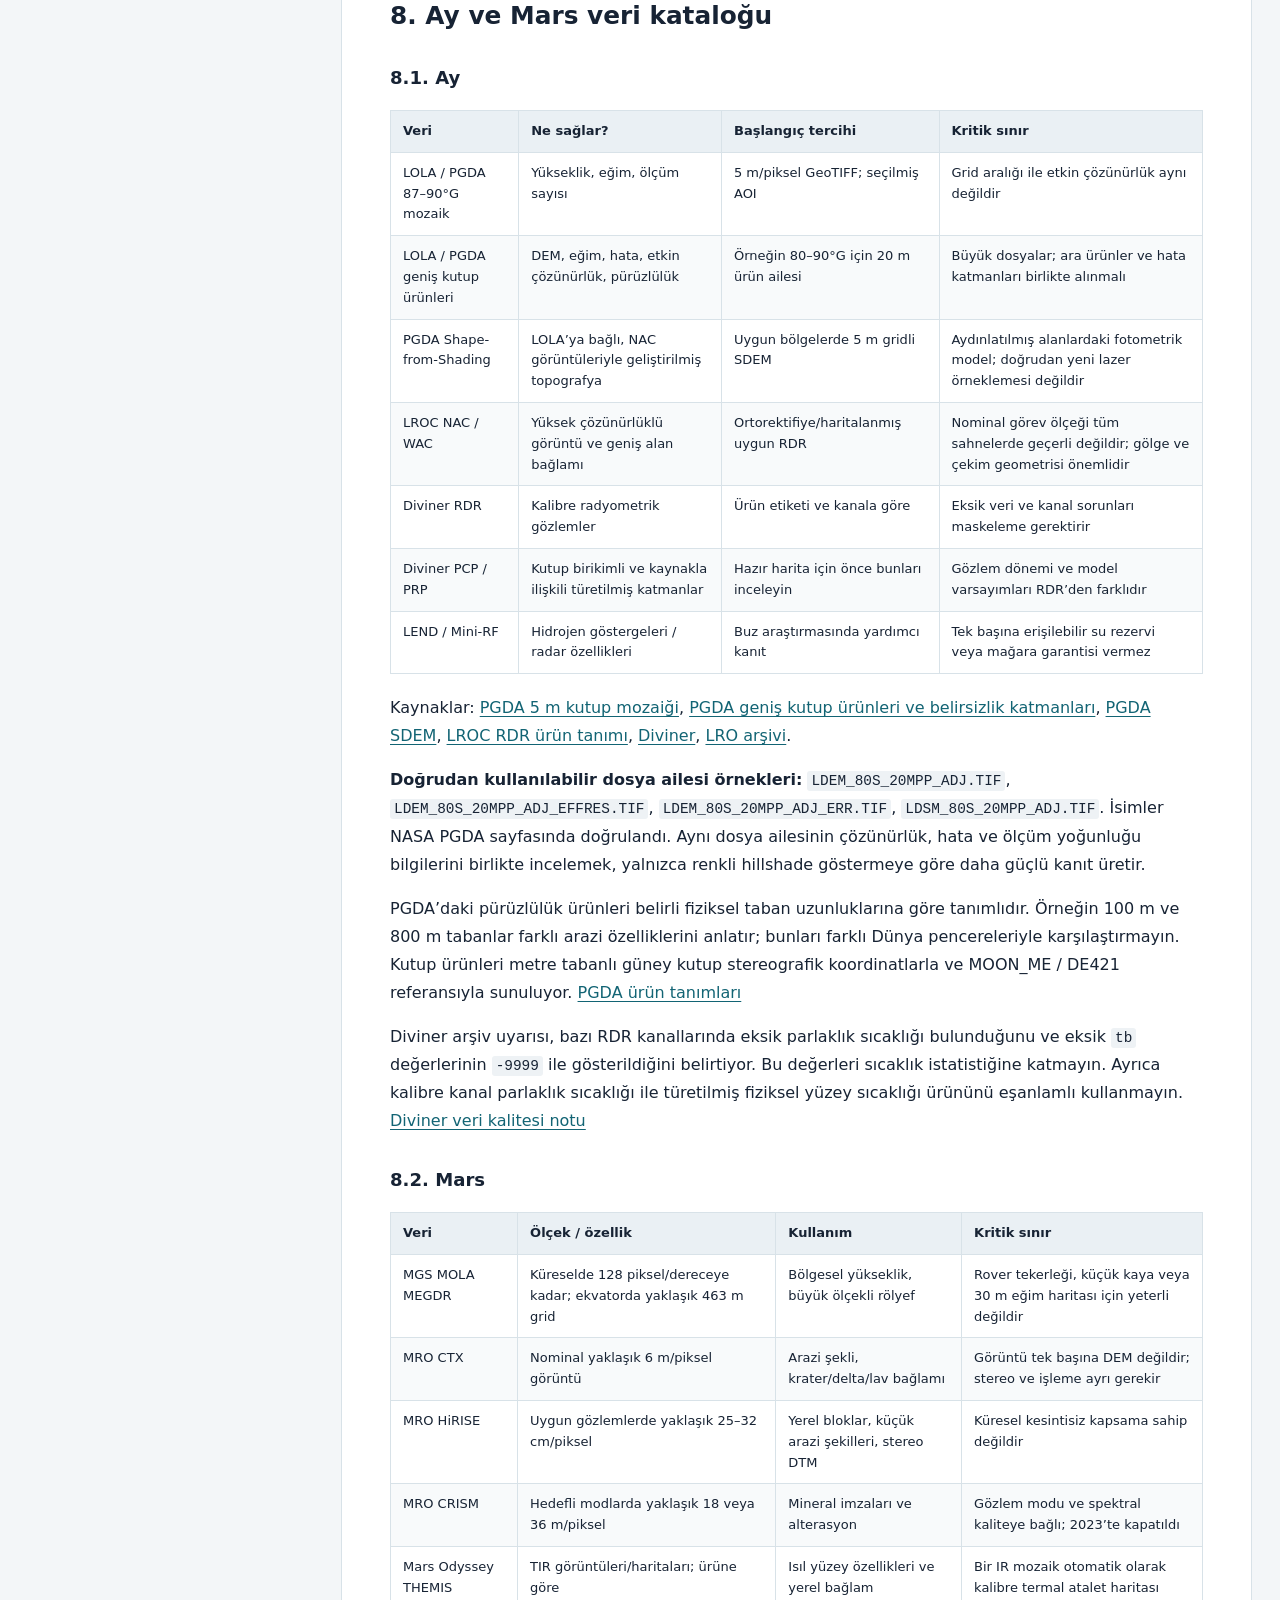
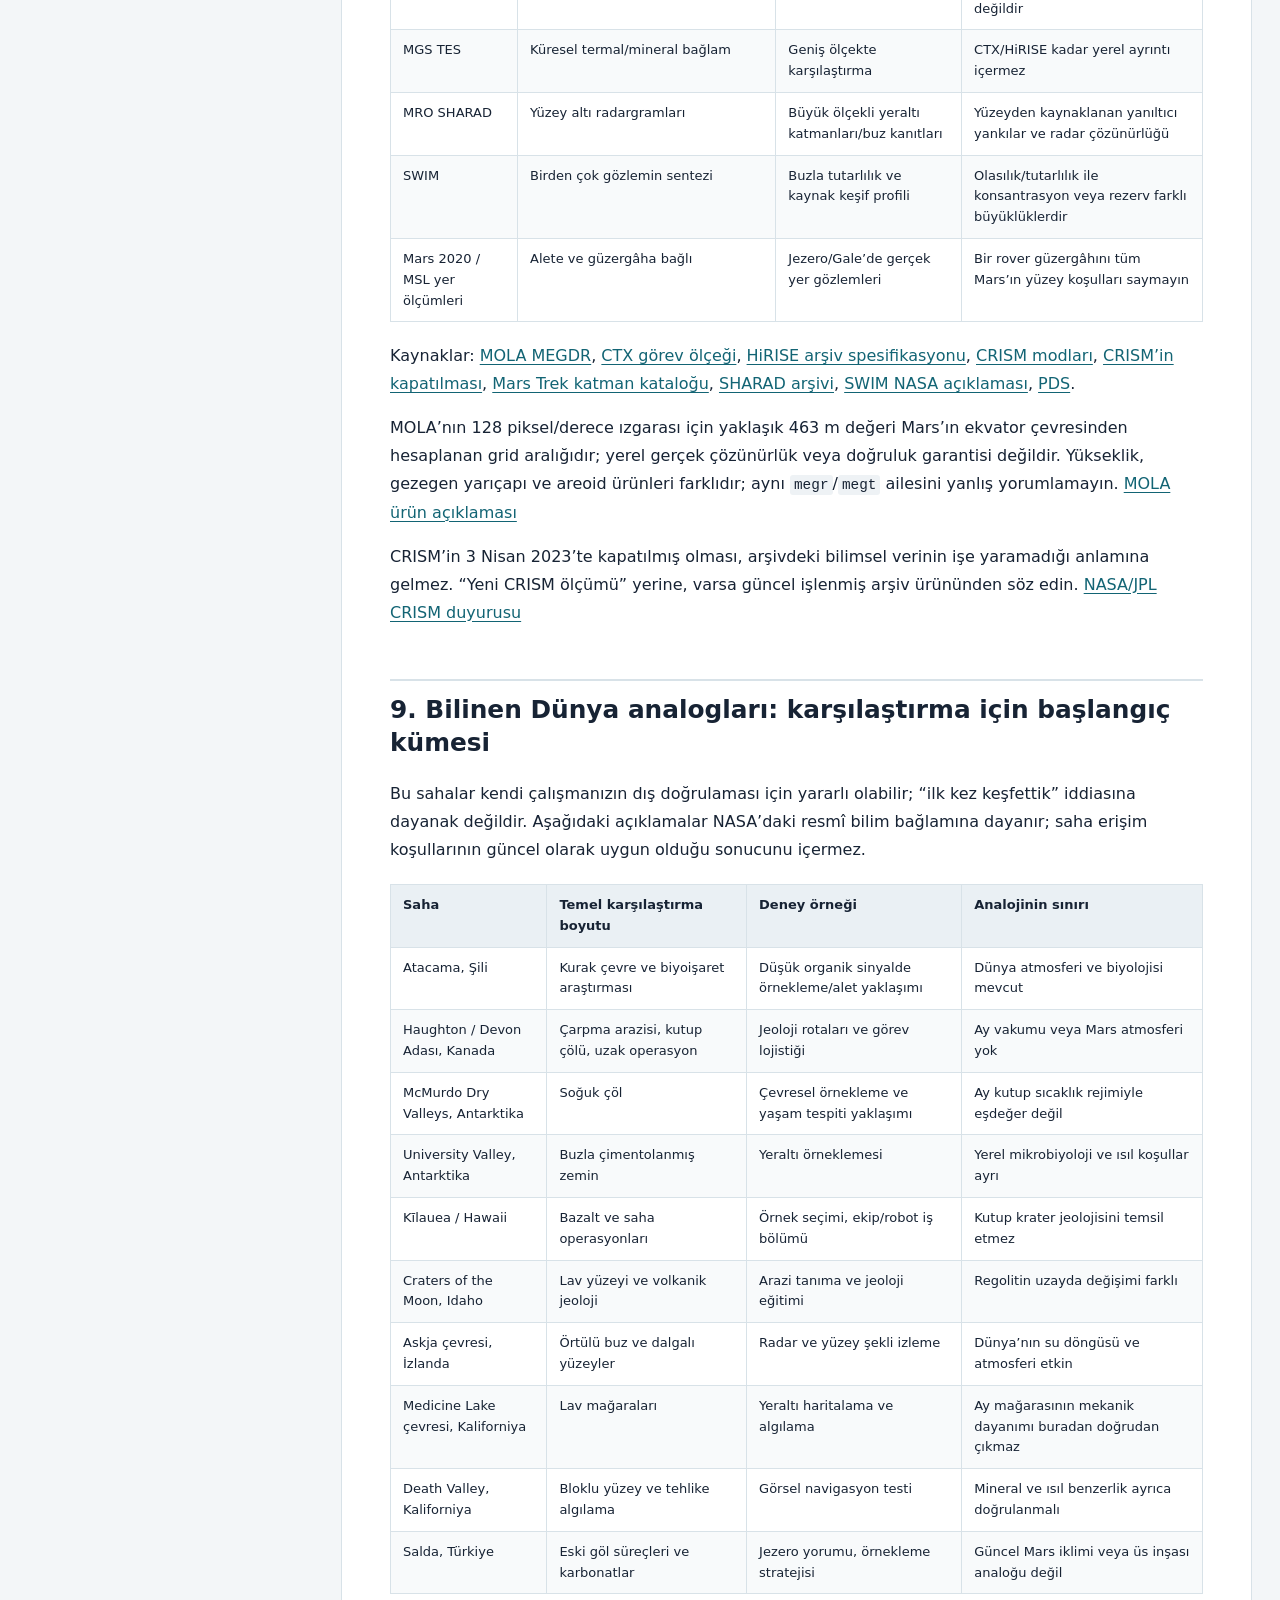
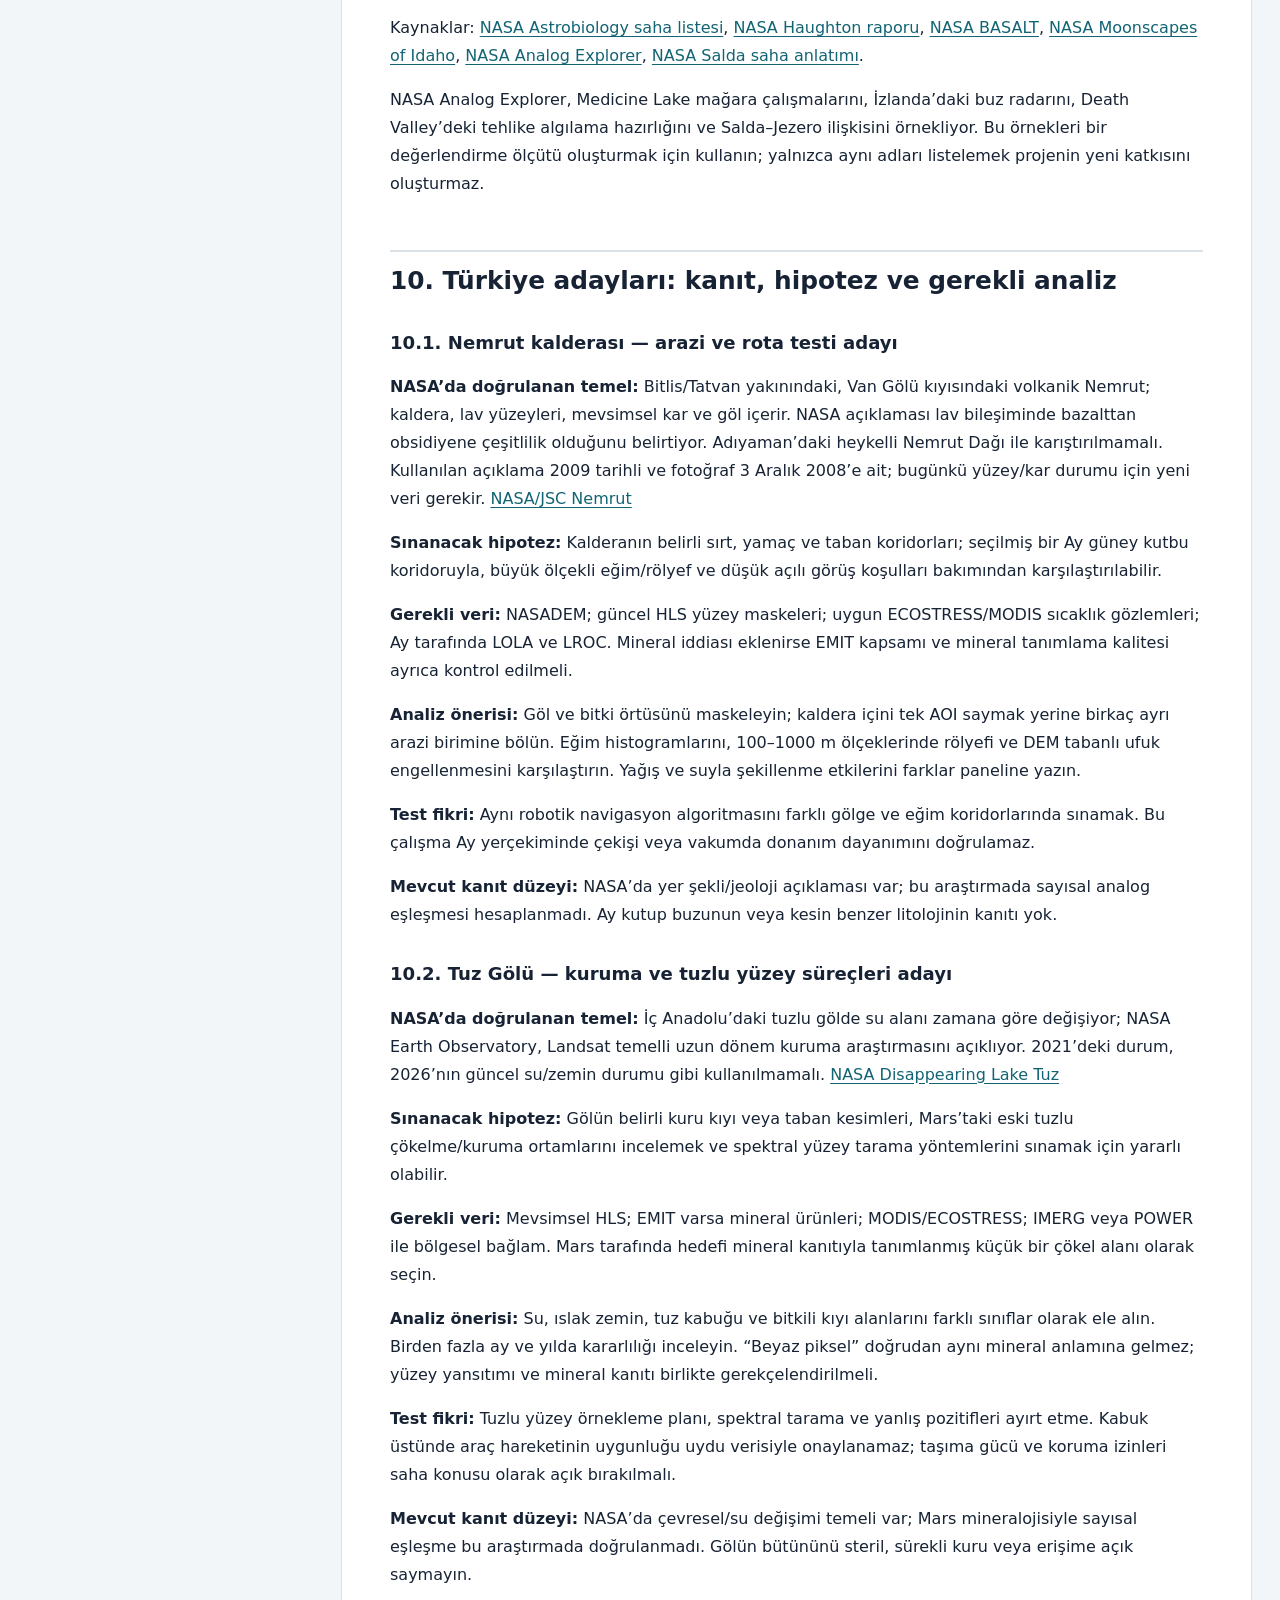
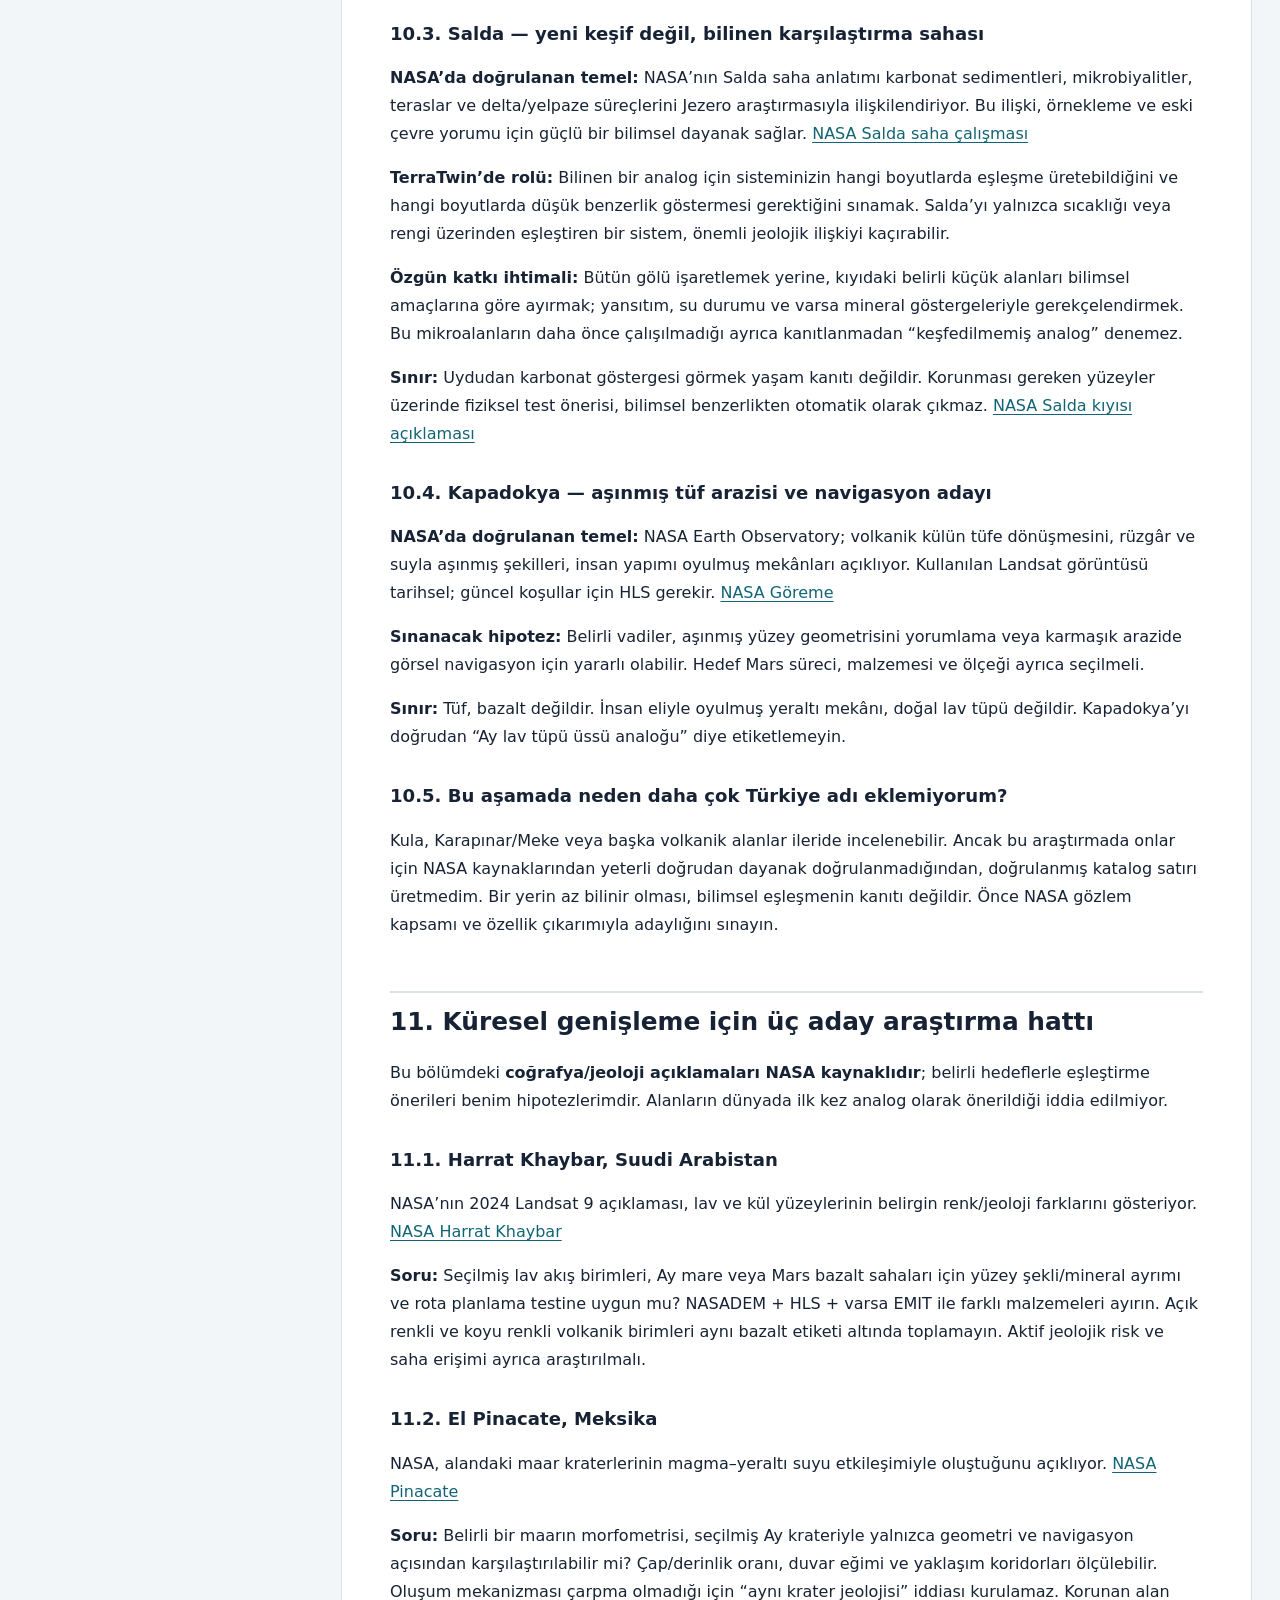
<file: arastirma/NASA_Space_Apps_2026_Arastirma_TR.html>
<!doctype html>
<html lang="tr"><head><meta charset="utf-8"><meta name="viewport" content="width=device-width, initial-scale=1">
<title>TerraTwin | NASA Space Apps 2026 Araştırması</title>
<style>
:root{color-scheme:light;--ink:#172334;--muted:#59697a;--accent:#126474;--line:#d8e2e8}
*{box-sizing:border-box}body{margin:0;background:#f3f6f8;color:var(--ink);font:16px/1.75 system-ui,"Segoe UI",sans-serif}
.layout{display:grid;grid-template-columns:285px minmax(0,1050px);gap:28px;max-width:1430px;margin:auto;padding:28px}
nav{position:sticky;top:24px;align-self:start;max-height:93vh;overflow:auto;font-size:13px;padding:20px;background:white;border:1px solid var(--line);border-radius:12px}
nav ul{padding-left:17px}nav a{color:var(--muted);text-decoration:none}nav li{margin:7px 0}nav>strong{color:var(--accent)}
main{min-width:0;padding:42px 48px;background:white;border:1px solid var(--line);border-radius:12px}
h1{font-size:2.2rem;line-height:1.2;margin:0 0 28px;letter-spacing:-.04em}h2{font-size:1.55rem;margin-top:52px;padding-top:12px;border-top:2px solid var(--line);line-height:1.35}h3{font-size:1.13rem;margin-top:32px;line-height:1.4}
a{color:var(--accent);text-underline-offset:3px;overflow-wrap:anywhere}p,li{overflow-wrap:anywhere}blockquote{margin:24px 0;padding:15px 22px;background:#edf6f5;border-left:4px solid var(--accent)}blockquote p{margin:0}
.table-wrap{width:100%;overflow-x:auto;margin:20px 0}table{border-collapse:collapse;width:100%;font-size:13px;line-height:1.6}th,td{border:1px solid var(--line);padding:10px 12px;text-align:left;vertical-align:top}th{background:#eaf0f4}tr:nth-child(even){background:#f8fafb}
pre{overflow-x:auto;padding:20px;background:#172334;color:#e8f3f7;border-radius:8px;font-size:12px;line-height:1.6}code{font-family:Consolas,monospace;font-size:.9em}p code,td code{background:#eef2f5;padding:2px 4px;border-radius:3px}.stamp{font-size:12px;color:var(--muted);margin-bottom:24px}
@media(max-width:1000px){.layout{display:block;padding:12px}nav{position:static;max-height:300px;margin-bottom:18px}main{padding:25px 20px}h1{font-size:1.8rem}}
@media print{body{background:white;font-size:10pt}.layout{display:block;padding:0}nav{display:none}main{border:0;padding:0}h2,h3{break-after:avoid}table{font-size:8pt}tr{break-inside:avoid}a{color:inherit}pre{white-space:pre-wrap;background:#eee;color:#111}}
</style></head><body><div class="layout"><nav><strong>ARAŞTIRMA İÇERİĞİ</strong><div class="toc">
<ul>
<li><a href="#1-ekibiniz-icin-en-onemli-sonuc">1. Ekibiniz için en önemli sonuç</a></li>
<li><a href="#2-gorev-tam-olarak-ne-istiyor">2. Görev tam olarak ne istiyor?</a></li>
<li><a href="#3-guncellik-denetimi-14-kasm-2026-itibaryla">3. Güncellik denetimi: 14 Kasım 2026 itibarıyla</a></li>
<li><a href="#4-analog-kavramn-bilimsel-olarak-dogru-kurmak">4. Analog kavramını bilimsel olarak doğru kurmak</a></li>
<li><a href="#5-ay-icin-hedef-profilleri">5. Ay için hedef profilleri</a><ul>
<li><a href="#51-guney-kutbu-us-cevresi-ve-yuzey-hareketliligi">5.1. Güney kutbu: üs çevresi ve yüzey hareketliliği</a></li>
<li><a href="#52-tarihsel-aday-bolgeler-nasl-kullanlmal">5.2. Tarihsel aday bölgeler nasıl kullanılmalı?</a></li>
<li><a href="#53-bazaltik-duzlukler-ve-magaralar">5.3. Bazaltik düzlükler ve mağaralar</a></li>
</ul>
</li>
<li><a href="#6-mars-icin-birbirinden-ayrlmas-gereken-hedefler">6. Mars için birbirinden ayrılması gereken hedefler</a><ul>
<li><a href="#61-jezero-eski-gol-ve-karbonat-surecleri">6.1. Jezero: eski göl ve karbonat süreçleri</a></li>
<li><a href="#62-orta-enlemler-gomulu-buz-ve-kaynak-kesfi">6.2. Orta enlemler: gömülü buz ve kaynak keşfi</a></li>
<li><a href="#63-bazaltik-ve-ruzgarla-sekillenmis-yuzeyler">6.3. Bazaltik ve rüzgârla şekillenmiş yüzeyler</a></li>
</ul>
</li>
<li><a href="#7-dunya-veri-katalogu-neyi-hangi-urunle-olcebilirsiniz">7. Dünya veri kataloğu: neyi, hangi ürünle ölçebilirsiniz?</a><ul>
<li><a href="#71-cekirdek-veri-paketi">7.1. Çekirdek veri paketi</a></li>
<li><a href="#72-tamamlayc-veri-paketi">7.2. Tamamlayıcı veri paketi</a></li>
<li><a href="#73-emiti-dogru-kullanma">7.3. EMIT’i doğru kullanma</a></li>
<li><a href="#74-ecostress-ve-scaklk-karslastrmas">7.4. ECOSTRESS ve sıcaklık karşılaştırması</a></li>
<li><a href="#75-nasadem-ve-aster-icin-kritik-ayrmlar">7.5. NASADEM ve ASTER için kritik ayrımlar</a></li>
</ul>
</li>
<li><a href="#8-ay-ve-mars-veri-katalogu">8. Ay ve Mars veri kataloğu</a><ul>
<li><a href="#81-ay">8.1. Ay</a></li>
<li><a href="#82-mars">8.2. Mars</a></li>
</ul>
</li>
<li><a href="#9-bilinen-dunya-analoglar-karslastrma-icin-baslangc-kumesi">9. Bilinen Dünya analogları: karşılaştırma için başlangıç kümesi</a></li>
<li><a href="#10-turkiye-adaylar-kant-hipotez-ve-gerekli-analiz">10. Türkiye adayları: kanıt, hipotez ve gerekli analiz</a><ul>
<li><a href="#101-nemrut-kalderas-arazi-ve-rota-testi-aday">10.1. Nemrut kalderası — arazi ve rota testi adayı</a></li>
<li><a href="#102-tuz-golu-kuruma-ve-tuzlu-yuzey-surecleri-aday">10.2. Tuz Gölü — kuruma ve tuzlu yüzey süreçleri adayı</a></li>
<li><a href="#103-salda-yeni-kesif-degil-bilinen-karslastrma-sahas">10.3. Salda — yeni keşif değil, bilinen karşılaştırma sahası</a></li>
<li><a href="#104-kapadokya-asnms-tuf-arazisi-ve-navigasyon-aday">10.4. Kapadokya — aşınmış tüf arazisi ve navigasyon adayı</a></li>
<li><a href="#105-bu-asamada-neden-daha-cok-turkiye-ad-eklemiyorum">10.5. Bu aşamada neden daha çok Türkiye adı eklemiyorum?</a></li>
</ul>
</li>
<li><a href="#11-kuresel-genisleme-icin-uc-aday-arastrma-hatt">11. Küresel genişleme için üç aday araştırma hattı</a><ul>
<li><a href="#111-harrat-khaybar-suudi-arabistan">11.1. Harrat Khaybar, Suudi Arabistan</a></li>
<li><a href="#112-el-pinacate-meksika">11.2. El Pinacate, Meksika</a></li>
<li><a href="#113-makgadikgadi-botsvana">11.3. Makgadikgadi, Botsvana</a></li>
</ul>
</li>
<li><a href="#12-onerilen-analiz-yontemi-nasa-standard-degildir">12. Önerilen analiz yöntemi — NASA standardı değildir</a><ul>
<li><a href="#121-once-hedef-ve-deney-amacn-sabitleyin">12.1. Önce hedef ve deney amacını sabitleyin</a></li>
<li><a href="#122-karslastrma-ozellikleri">12.2. Karşılaştırma özellikleri</a></li>
<li><a href="#123-basit-ve-acklanabilir-puanlama">12.3. Basit ve açıklanabilir puanlama</a></li>
<li><a href="#124-agrlklar-nasl-belirlenebilir">12.4. Ağırlıklar nasıl belirlenebilir?</a></li>
<li><a href="#125-tek-bir-saha-yerine-tamamlayc-saha-paketi">12.5. Tek bir saha yerine tamamlayıcı saha paketi</a></li>
</ul>
</li>
<li><a href="#13-karslastrmay-bozabilecek-teknik-hatalar">13. Karşılaştırmayı bozabilecek teknik hatalar</a><ul>
<li><a href="#131-koordinat-sistemleri">13.1. Koordinat sistemleri</a></li>
<li><a href="#132-cozunurluk-ve-yeniden-ornekleme">13.2. Çözünürlük ve yeniden örnekleme</a></li>
<li><a href="#133-olcek-secimi">13.3. Ölçek seçimi</a></li>
<li><a href="#134-bulutlar-golgeler-su-ve-eksik-veri">13.4. Bulutlar, gölgeler, su ve eksik veri</a></li>
<li><a href="#135-birim-ve-buyukluk-karsklklar">13.5. Birim ve büyüklük karışıklıkları</a></li>
<li><a href="#136-tarih-ve-mevsim">13.6. Tarih ve mevsim</a></li>
<li><a href="#137-nedensellik-ve-fizik">13.7. Nedensellik ve fizik</a></li>
</ul>
</li>
<li><a href="#14-veriye-erisim-ve-tekrarlanabilir-calsma-aks">14. Veriye erişim ve tekrarlanabilir çalışma akışı</a><ul>
<li><a href="#141-en-hzl-resmi-araclar">14.1. En hızlı resmî araçlar</a></li>
<li><a href="#142-koleksiyonu-surumune-gore-bulun">14.2. Koleksiyonu sürümüne göre bulun</a></li>
<li><a href="#143-her-girdi-icin-kaynak-kayd">14.3. Her girdi için kaynak kaydı</a></li>
<li><a href="#144-isleme-sras">14.4. İşleme sırası</a></li>
</ul>
</li>
<li><a href="#15-dogrulama-bir-haritann-bilimsel-iddiasn-nasl-savunursunuz">15. Doğrulama: bir haritanın bilimsel iddiasını nasıl savunursunuz?</a><ul>
<li><a href="#151-kant-duzeyi-etiketleri">15.1. Kanıt düzeyi etiketleri</a></li>
<li><a href="#152-bilinen-ve-olumsuz-karslastrmalar">15.2. Bilinen ve olumsuz karşılaştırmalar</a></li>
<li><a href="#153-belirsizlik-ve-saglamlk-denemeleri">15.3. Belirsizlik ve sağlamlık denemeleri</a></li>
</ul>
</li>
<li><a href="#16-terratwin-icin-somut-urun-onerisi">16. TerraTwin için somut ürün önerisi</a></li>
<li><a href="#17-48-saatlik-uygulanabilir-calsma-plan">17. 48 saatlik uygulanabilir çalışma planı</a></li>
<li><a href="#18-sunumda-kullanlabilecek-ve-kacnlacak-ifadeler">18. Sunumda kullanılabilecek ve kaçınılacak ifadeler</a></li>
<li><a href="#19-ack-kalan-sorular-ve-arastrmann-snrlar">19. Açık kalan sorular ve araştırmanın sınırları</a></li>
<li><a href="#20-once-okunacak-kaynaklar">20. Önce okunacak kaynaklar</a></li>
</ul>
</div>
</nav><main><div class="stamp">NASA Space Apps 2026 · Araştırma kesimi: 14 Kasım 2026 · Kaynaklar ve hipotezler ayrı belirtilmiştir</div><h1 id="terratwin-nasa-space-apps-2026-arastrma-dosyas">TerraTwin — NASA Space Apps 2026 araştırma dosyası</h1>
<p><strong>Konu:</strong> Identify Earth Locations that Analog the Permanent Moon Base Locations and Mars<br />
<strong>Araştırma kesim tarihi:</strong> 14 Kasım 2026, Türkiye tarihi<br />
<strong>Kaynak politikası:</strong> Resmî görev metni, NASA yayınları, NASA veri servisleri ve NASA görevlerinin resmî arşivleri. Başka Space Apps takımlarının verileri, kodları, sonuçları ve proje fikirleri araştırmaya kaynak yapılmadı.<br />
<strong>Çalışmanın niteliği:</strong> Kaynak ve veri ürünü araştırması; bilimsel yöntem ve proje tasarımı önerisi. Bu dosyada raster indirilip analiz edilmiş saha sonuçları veya hesaplanmış benzerlik sıralaması bulunmuyor.</p>
<h2 id="1-ekibiniz-icin-en-onemli-sonuc">1. Ekibiniz için en önemli sonuç</h2>
<p>TerraTwin’in savunulabilir amacı şu olabilir:</p>
<blockquote>
<p>Bir Ay veya Mars hedefinin belirli bir keşif ihtiyacı için, Dünya’da hangi küçük arazi parçalarının yararlı deney ortamı sağlayabileceğini NASA verileriyle araştırmak; eşleşmenin dayanaklarını, eksik verilerini ve geçerli olmadığı koşulları göstermek.</p>
</blockquote>
<p>Bu bir <strong>araştırma önerisidir</strong>, NASA’nın onayladığı bir yöntem veya saha seçimi değildir. Yararlı çıktı, yalnızca benzeyen fotoğraflardan oluşan bir galeri yerine, veriden türetilmiş özelliklerle gerekçelendirilen bir karşılaştırma olabilir. İlk sürümde iki hedef profili yeterlidir: Ay güney kutbunda arazi/rota testi ve Mars’ta eski göl/evaporit süreçlerinin incelenmesi. Buz araştırmasını eklemek isterseniz ayrı bir profil olarak ele alın.</p>
<p>Türkiye odaklı başlangıç için <strong>Nemrut kalderası ve Tuz Gölü’nü aday</strong>, <strong>Salda’yı bilinen karşılaştırma sahası</strong> olarak öneriyorum. “Bu iki aday en iyi analogdur” sonucu çıkarılmadı. Bu tercih, aşağıda tanımlanan veri erişimi ve sınanabilir araştırma soruları üzerinden yapılmış bir çalışma önceliğidir.</p>
<h2 id="2-gorev-tam-olarak-ne-istiyor">2. Görev tam olarak ne istiyor?</h2>
<p>Resmî görev, açık Dünya, Ay ve Mars verilerini kullanarak Dünya’da yararlı analog ortamlar tanımlayıp karakterize etmeyi istiyor. Tek bir alanı derinlemesine incelemek de, birkaç alanı karşılaştırmak da, sistematik arama yöntemi geliştirmek de kapsam içinde. Ürünün harita, rapor, uygulama veya başka bir anlatım biçimi olması mümkün. Önemli olan, benzerliğin hangi özelliklerde bulunduğunu ve nerede bozulduğunu açıklamak. <a href="https://www.spaceappschallenge.org/2026/challenges/permanent-moon-base-locations-and-mars/?tab=details">Resmî görev — Details</a></p>
<p>Görevin NASA kaynak listesi tarayıcıda doğrudan doğrulandı:</p>
<div class="table-wrap"><table>
<thead>
<tr>
<th>Kaynak</th>
<th>Görevdeki rolü</th>
</tr>
</thead>
<tbody>
<tr>
<td><a href="https://search.earthdata.nasa.gov/">NASA Earthdata Search</a></td>
<td>Dünya gözlemlerini bulmak ve erişmek</td>
</tr>
<tr>
<td><a href="https://worldview.earthdata.nasa.gov/">NASA Worldview</a></td>
<td>Uydu görüntüleri ve çevresel katmanları incelemek</td>
</tr>
<tr>
<td><a href="https://pds.nasa.gov/">NASA Planetary Data System</a></td>
<td>Ay ve Mars görev verilerinin uzun dönem arşivi</td>
</tr>
<tr>
<td><a href="https://pds-geosciences.wustl.edu/missions/lro/">LRO resmî PDS arşivi</a></td>
<td>Ay için çok araçlı gözlem koleksiyonu</td>
</tr>
<tr>
<td><a href="https://pds-geosciences.wustl.edu/missions/lro/diviner.htm">LRO Diviner</a></td>
<td>Sıcaklık, kutup ve kaynak ürünleri</td>
</tr>
</tbody>
</table></div>
<p>Görev başka ajansların verilerine de izin veriyor; sizin isteğiniz doğrultusunda bu araştırmanın veri önerileri NASA ürünleri ve NASA görevleri üzerinden kuruldu. NASA’nın ortak ürettiği ürünler ayrıca belirtildi. <a href="https://www.spaceappschallenge.org/2026/challenges/permanent-moon-base-locations-and-mars/?tab=resources">Resmî görev — Resources</a></p>
<p>Global ödüller için, görevin Resources bölümünde yer alan NASA kaynaklarından en az birini kullanma koşulu organizasyonun resmî yanıtında açıklanıyor. “Kaynak linki koyduk” ile “veriyi analizde kullandık” ayrımını koruyun; sunumda kullanılan ürün, dosya ve işlemi gösterin. <a href="https://github.com/nasa/spaceapps/discussions/1849">NASA Space Apps organizasyon yanıtı</a></p>
<h2 id="3-guncellik-denetimi-14-kasm-2026-itibaryla">3. Güncellik denetimi: 14 Kasım 2026 itibarıyla</h2>
<p>Bir sayfanın son düzenleme tarihi, uydunun ölçüm tarihi değildir. Dört tarihi ayrı kaydedin: <strong>ölçüm zamanı, işleme/sürüm zamanı, yayımlanma zamanı, erişim zamanı</strong>. “Bugün erişildi” ifadesi verinin bugün ölçüldüğünü göstermez.</p>
<div class="table-wrap"><table>
<thead>
<tr>
<th>Konu</th>
<th>Doğrulanan güncel durum</th>
<th>Projeye etkisi</th>
</tr>
</thead>
<tbody>
<tr>
<td>LRO genel arşivi</td>
<td>Release 67, 15 Eylül 2026’da yayımlandı; geciken Mini-RF kısmı 21 Eylül’de eklendi</td>
<td>Genel arşiv yayını ile her ürünün kapsadığı ölçüm dönemini ayrı kontrol edin</td>
</tr>
<tr>
<td>Diviner</td>
<td>Release 67 EDR/RDR ölçümleri 16 Mart–15 Haziran 2026</td>
<td>Yeni ham/kalibre kayıtlar, eski birikimli haritaların da yenilendiği anlamına gelmez</td>
</tr>
<tr>
<td>LOLA</td>
<td>Release 67’de 24 Mart–13 Haziran 2026 ölçümleri bulunuyor</td>
<td>Ekibin veri düğümü PDS’nin üç aylık kopyasından daha sık güncellenebilir</td>
</tr>
<tr>
<td>MRO</td>
<td>1 Eylül 2026 tarihli Release 78 duyurusu mevcut</td>
<td>CTX/HiRISE ürün kimlikleri ve ölçüm tarihleriyle çalışın</td>
</tr>
<tr>
<td>SHARAD</td>
<td>Release 78 radargram kapsamı 16 Kasım 2025–9 Şubat 2026; geciken EDR/RDR 4 Eylül’de yayımlandı</td>
<td>“2026’da yayımlandı” ile “2026’nın tamamını kapsıyor” farklıdır</td>
</tr>
<tr>
<td>MOLA</td>
<td>MEGDR/SHADR 25 Ağustos 2026’da sürdürülen PDS4 arşivine taşındı</td>
<td>Arşiv biçimi güncel; yükseklik ölçümleri yeni değil</td>
</tr>
<tr>
<td>EMIT</td>
<td>19 Ekim 2026 resmî duyurusunda L2B mineral tanımlama V2 ve diğer yeni ürünler açıklandı</td>
<td>V001’i otomatik olarak en güncel ürün saymayın; yeniden işlenen arşivde AOI kapsamını kontrol edin</td>
</tr>
<tr>
<td>NISAR</td>
<td>L-band ilk açık bilim verisi yayını 20 Temmuz 2026; başlangıçta 17 Haziran ve sonrasındaki gözlemler</td>
<td>Yeni bir yardımcı veri seçeneği; tüm tarihlerin/sahaların hazır olduğunu varsaymayın</td>
</tr>
<tr>
<td>HLS</td>
<td>Resmî güncel açıklama V2.0’ı, 30 m ürünleri ve yaklaşık 2–3 günlük gecikmeyi tanımlıyor</td>
<td>Güncel yüzey durumu için iyi başlangıç; bulutsuz ölçüm garantisi değildir</td>
</tr>
</tbody>
</table></div>
<p>Kaynaklar: <a href="https://pds-geosciences.wustl.edu/missions/lro/">LRO yayın takvimi</a>, <a href="https://pds-geosciences.wustl.edu/missions/lro/diviner.htm">Diviner</a>, <a href="https://pds-geosciences.wustl.edu/missions/lro/lola.htm">LOLA</a>, <a href="https://pds.nasa.gov/datasearch/subscription-service/SS-20260901.shtml">MRO Release 78</a>, <a href="https://pds-geosciences.wustl.edu/missions/mro/sharad.htm">SHARAD</a>, <a href="https://pds-geosciences.wustl.edu/missions/mgs/megdr.html">MOLA PDS4 geçişi</a>, <a href="https://forum.earthdata.nasa.gov/viewtopic.php?sid=dae91c5ef96f336491803c0490ce9060&amp;t=8322">EMIT Ekim 2026 duyurusu</a>, <a href="https://forum.earthdata.nasa.gov/viewtopic.php?p=26359&amp;sid=c3064093e30bd71b2c255f9a1900719c&amp;t=8068">NISAR resmî DAAC duyurusu</a>, <a href="https://hls.gsfc.nasa.gov/data-access-and-tools/">HLS erişim bilgisi</a>.</p>
<p><strong>Dikkat:</strong> LROC, genel LRO teslimlerinden farklı olarak aylık yayımlanır. LRO sayfasında 68B için 13 Kasım 2026 tarihi takvimde yer alıyor; takvim satırını belirli bir ürünün gerçekten indirilebilir olduğunun kanıtı saymayın. Belirli NAC/WAC dosyasının kaydını doğrulayın.</p>
<p><strong>EMIT için çelişen kataloglar:</strong> Bazı indekslenmiş Earthdata/CMR sayfaları V001’i göstermeye devam ediyor. Ekim duyurusu yeni sürümleri açıklıyor ve tarihsel yeniden işlemenin yaklaşık üç ay süreceğini belirtiyor. Güvenilir yaklaşım: canlı koleksiyon ve sahne sorgusunda hangi sürümün, hangi tarih ve alan için mevcut olduğunu kaydetmek; sürümleri sessizce birleştirmemek.</p>
<p><strong>Mars bilimi güncel bağlamı:</strong> NASA’nın Mars Science Objectives sayfası 10 Kasım 2026’da güncellenmiş görünüyor; sayfa açıkça taslak olduğunu belirtiyor. Buzun insanlı keşif açısından önemi, hareketli yüzey süreçleri ve jeoteknik karakterizasyon için yararlı bağlam sağlar; bunu nihai mühendislik şartnamesi diye sunmayın. <a href="https://science.nasa.gov/planetary-science/programs/mars-exploration/mars-science-objectives/">NASA Mars Science Objectives — taslak</a></p>
<h2 id="4-analog-kavramn-bilimsel-olarak-dogru-kurmak">4. Analog kavramını bilimsel olarak doğru kurmak</h2>
<p>Bir Dünya sahası, bütün bir gezegenin ikizi değildir. Analogluk bir <strong>hedef + özellik + ölçek + deney amacı + zaman</strong> ilişkisi olarak tanımlanmalı.</p>
<p>Örnek araştırma soruları:</p>
<ul>
<li>“Bu kaldera içindeki 2 km’lik koridorun eğim ve yerel rölyef dağılımı, seçtiğimiz Ay kutup koridoruna hangi ölçeklerde benziyor?”</li>
<li>“Bu tuz düzlüğündeki mevsimsel su kaybı ve mineral yüzeyleri, Mars’ın eski evaporit ortamlarına ilişkin hangi gözlem yöntemlerini sınamaya elverişli?”</li>
<li>“Bu arazide, gölgeye geçerken görüntü tabanlı navigasyonun hatası nasıl değişiyor?”</li>
<li>“Bu örtülü buz sahası, bir radar ölçümünün yorumunu ve kazı planlama yöntemini sınamaya yarar mı?”</li>
</ul>
<p>Bu soruların cevapları farklı saha sıralamaları üretebilir. Aynı saha, mineral süreçleri açısından yararlı; sıcaklık veya operasyon açısından zayıf olabilir. Bu nedenle tek ve evrensel bir “Mars’a benzerlik yüzdesi” vermek yerine, göreve bağlı benzerlik profili gösterin.</p>
<p>NASA analog araştırmalarının temel yaklaşımı da birden çok ortamın farklı güçlü yönlerini birlikte kullanmaktır. Bu dosyadaki sayısal yöntem önerileri ise aşağıda açıkça ekibinizin tasarım tercihleri olarak tanımlanmıştır. <a href="https://ntrs.nasa.gov/api/citations/20210017110/downloads/8100_Janoiko_Using%20Earth-Based%20Operational%20Field%20Tests%20as%20High-Fidelity%20Analogs%20for%20Planetary%20Surface%20Exploration.pdf">NASA operasyonel saha testleri çalışması</a></p>
<h2 id="5-ay-icin-hedef-profilleri">5. Ay için hedef profilleri</h2>
<h3 id="51-guney-kutbu-us-cevresi-ve-yuzey-hareketliligi">5.1. Güney kutbu: üs çevresi ve yüzey hareketliliği</h3>
<p>NASA’nın güncel Moon Base açıklaması güney kutbu yakınında bir bölgeyi hedefliyor. Konum seçimi; tekrarlanan inişler, altyapı, kaynaklara erişim ve büyüyen operasyon alanı üzerinden ele alınıyor. Bu araştırmada incelenen güncel resmî açıklama, tek bir kesin üs koordinatı vermiyor. <a href="https://www.nasa.gov/moon-base-frequently-asked-questions/">NASA Moon Base — Sık sorulan sorular</a></p>
<p>20 Ekim 2026 tarihli NASA rover güncellemesi; arazi haritalama, bilimsel araştırma, kaynak arama ve taşımayı erken üs operasyonlarının parçaları olarak ele alıyor. Bu, analog projenizi soyut görüntü benzerliğinden somut bir mobilite veya keşif deneyine bağlamak için güncel bir gerekçe sağlar. <a href="https://www.nasa.gov/missions/moon-base/nasa-provides-progress-update-on-moon-base-rovers/">NASA Moon Base rover güncellemesi</a></p>
<p>Kutupsal ortamda düşük açılı ışık uzun gölgeler üretir; arazi, enerji ve hareketlilik kararları birbirine bağlıdır. Sürekli gölgeli bölgelerdeki uçucuların dağılımı aynı değildir. Keskin ve aşındırıcı regolit de uzun süreli operasyonların önemli bir parçasıdır. Dolayısıyla “en düz alan” tek başına yeterli hedef tanımı oluşturmaz. <a href="https://www.nasa.gov/reference/moonbase-environment/">NASA Lunar South Pole Environment</a></p>
<p><strong>Önerilen ölçülebilir özellikler:</strong></p>
<div class="table-wrap"><table>
<thead>
<tr>
<th>Özellik</th>
<th>Türetilme biçimi</th>
<th>Dünya analogunda test edilebilecek konu</th>
</tr>
</thead>
<tbody>
<tr>
<td>Eğim dağılımı</td>
<td>Aynı fiziksel ölçekte DEM türevleri; medyan, üst yüzdelikler</td>
<td>Rota seçimi, görüş kaybı, eğimli yüzey hareketi</td>
</tr>
<tr>
<td>Yerel rölyef</td>
<td>Belirli yarıçapta yükseklik aralığı</td>
<td>Koridor ve sırt geçişleri</td>
</tr>
<tr>
<td>Pürüzlülük</td>
<td>Düzleme göre yükseklik artıklarının dağılımı</td>
<td>Büyük ölçekli arazi karmaşıklığı</td>
</tr>
<tr>
<td>Ufuk engellenmesi</td>
<td>DEM üzerinde yönlere göre ufuk açısı</td>
<td>Düşük açılı aydınlatmada görüş</td>
</tr>
<tr>
<td>Gölge geometrisi</td>
<td>Hedefe uygun Güneş konumu ve arazi modeli</td>
<td>Görüntü işleme ve navigasyon</td>
</tr>
<tr>
<td>Kaynak-hedef erişimi</td>
<td>Seçilen soğuk bölge ile operasyon noktası arasında maliyetli rota</td>
<td>Keşif/örnekleme görev tasarımı</td>
</tr>
</tbody>
</table></div>
<p>Dünya’daki doğal bir krater gölgesini, Ay’daki sürekli gölgeli bölgenin termal eşdeğeri kabul etmeyin. Topografik gölge benzerliği ile vakum altındaki ısıl rejim farklı iddialardır. Dünya DEM’i ile yapılacak aydınlatma simülasyonu da gözlem değil, model çıktısıdır.</p>
<h3 id="52-tarihsel-aday-bolgeler-nasl-kullanlmal">5.2. Tarihsel aday bölgeler nasıl kullanılmalı?</h3>
<p>28 Ekim 2024 NASA açıklamasındaki dokuz bölge: Peak near Cabeus B, Haworth, Malapert Massif, Mons Mouton Plateau, Mons Mouton, Nobile Rim 1, Nobile Rim 2, de Gerlache Rim 2 ve Slater Plain. Bunları tarihli bir referans listesi olarak kullanabilirsiniz. Bu açıklamanın eski Artemis III görev tanımını, bugünün görev takvimi veya kesin kalıcı üs seçimi gibi aktarmayın. <a href="https://www.nasa.gov/news-release/nasa-provides-update-on-artemis-iii-moon-landing-regions/">2024 NASA bölge duyurusu</a></p>
<p>Başlangıç için bu bölgelerden yalnızca birinde, veri kapsamı doğrulanan küçük bir analiz alanı seçin. Nokta adı ile analiz poligonunu karıştırmayın: isim aynı kalsa bile poligon büyüklüğü eğim ve rölyef istatistiklerini değiştirecektir.</p>
<h3 id="53-bazaltik-duzlukler-ve-magaralar">5.3. Bazaltik düzlükler ve mağaralar</h3>
<p>Ay’ın mare alanlarının bazaltik geçmişi, Dünya lav sahalarını belirli jeolojik ve operasyonel testler için anlamlı kılar. Ancak böyle bir saha güney kutbundaki eski çarpma arazilerinin tümünü temsil etmez. <a href="https://science.nasa.gov/resource/wrinkle-ridge-in-mare-crisium/">NASA Mare Crisium açıklaması</a></p>
<p>Mare Tranquillitatis çukuruyla ilişkili mağara kanıtı, 2010 Mini-RF ölçümlerinin yeniden analizinden raporlandı. Bu, mağara/yeraltı keşif yöntemleri için ayrı bir araştırma hattını destekler. Oradaki kanıtı güney kutbunda uygun, erişilebilir bir mağara veya hazır barınak bulunduğu şeklinde genişletmeyin. <a href="https://science.nasa.gov/solar-system/moon/new-evidence-adds-to-findings-hinting-at-network-of-caves-on-moon/">NASA mağara kanıtı — 18 Temmuz 2024</a></p>
<h2 id="6-mars-icin-birbirinden-ayrlmas-gereken-hedefler">6. Mars için birbirinden ayrılması gereken hedefler</h2>
<h3 id="61-jezero-eski-gol-ve-karbonat-surecleri">6.1. Jezero: eski göl ve karbonat süreçleri</h3>
<p>Jezero profili; eski göl, delta, sediment taşınımı, karbonatlar ve olası biyoişaretlerin korunması açısından kurulabilir. Türkiye’deki Salda, NASA’nın bu ilişkiyi zaten araştırdığı bilinen bir sahadır. Burada karşılaştırma <strong>günümüz Mars yüzeyinde açık bir göl</strong> varsayımına dayanmaz; Mars’ın eski çevresini anlamaya yöneliktir. <a href="https://science.nasa.gov/earth/earth-observatory/jez-like-mars-147041/">NASA Salda–Jezero araştırma bağlamı</a></p>
<p>Ölçülebilir öneriler: kıyı/teras geometrisi, drenaj ve yelpaze düzeni, seçilmiş yüzey mineral sınıfları, çıplak yüzey oranı. Uydu görüntüsü biyoişareti doğrulamaz; sahadan örnek, mikroskopi ve mineralojik inceleme ayrı kanıt gerektirir.</p>
<p><strong>Güncel bilimsel bağlam:</strong> NASA’nın 10 Eylül 2025 açıklamasında, Cheyava Falls kayasından alınan Sapphire Canyon örneği için potansiyel biyoişaretler bildirildi. Bu ifade yaşamın doğrulandığı anlamına gelmiyor. Görüntü veya genel mineral benzerliği üzerinden yaşam sonucu çıkarılmaması, analog çalışmanızda da korunmalı. <a href="https://www.jpl.nasa.gov/images/pia26640-perseverances-pixl-finds-vivianite-greigite-in-cheyava-falls-sample/">NASA/JPL PIXL ve mineral bulguları</a></p>
<p>12 Ekim 2026 NASA görev güncellemesi, Perseverance’ın eski göl tabanından nehir sistemine ve krater kenarındaki farklı jeolojik ortamlara ilerlediğini vurguluyor. Bu nedenle “Jezero analoğu” etiketini kullanırken hangi alt ortamı hedeflediğinizi söyleyin: göl kıyısı, nehir çökelimi, karbonat birimi veya başka bir hedef aynı problem değildir. <a href="https://science.nasa.gov/blogs/perseverance-mars-rover/2026/10/12/nasas-perseverance-sets-off-world-record-for-total-distance-driven/">NASA Perseverance — Ekim 2026 bilim/rota bağlamı</a></p>
<h3 id="62-orta-enlemler-gomulu-buz-ve-kaynak-kesfi">6.2. Orta enlemler: gömülü buz ve kaynak keşfi</h3>
<p>SWIM, MRO, Mars Odyssey ve Mars Global Surveyor gözlemlerini bir araya getirerek yüzey altı buz kanıtlarını haritalıyor. NASA’nın 2023 kamuya açık haritaları, yüzeye yakın buzun olası dağılımını ve bazı doğrulayıcı çarpma gözlemlerini anlatıyor. Tarihsel bir kaynak olduğu için bunu “2026’da yeni çekilmiş küresel buz haritası” diye etiketlemeyin. <a href="https://science.nasa.gov/resource/swim-map-shows-subsurface-water-ice-on-mars/">NASA SWIM haritası</a></p>
<p>SWIM’in farklı derinlik aralıklarına ait ürünlerini karıştırmayın. NASA’nın 2024–2044 Mars planındaki görselde 1–5 m aralığı ayrıca belirtiliyor. Harita rengi, tek başına buz saflığı, kazı verimi veya endüstriyel su rezervi anlamına gelmez. <a href="https://assets.science.nasa.gov/content/dam/science/psd/solar-system/mars/campaigns/mars-future-plan/20241204_Mars_Future_Plan_Final_Print.pdf">NASA Mars Exploration Program planı</a></p>
<p>Arcadia Planitia, NASA’nın önceki kaynak çalışmalarında yüzeye yakın buz açısından ilgi çekici bir bölge olarak ele alınmıştır. Bunu ilk insanlı Mars iniş yerinin kesin seçildiği şeklinde sunmayın. Profilinizi “Arcadia’da seçilmiş bir çalışma alanında buz erişimi” olarak adlandırın. <a href="https://www.nasa.gov/solar-system/nasas-treasure-map-for-water-ice-on-mars/?site=msl">NASA Arcadia bağlamı</a></p>
<p><strong>Dünya’da test edilebilecek işler:</strong> örtü altı buz arama, radar yorumlama, yüzey özelliği ile yeraltı hedefi arasındaki ilişkinin sınanması, örnekleme rotası tasarımı. Dünya’da su veya kar görmek, o noktada uygun derinlikte gömülü buz bulunduğunu kanıtlamaz.</p>
<h3 id="63-bazaltik-ve-ruzgarla-sekillenmis-yuzeyler">6.3. Bazaltik ve rüzgârla şekillenmiş yüzeyler</h3>
<p>Volkanik jeoloji, iri bloklu yüzey hareketi, kum dalgaları ve tozun aletler üzerindeki etkisi ayrı test amaçları olabilir. NASA BASALT çalışması, bazalt sahalarında bilimsel araştırma ile insanlı görev operasyonlarını birlikte sınamanın bir örneğidir. <a href="https://www.nasa.gov/missions/analog-field-testing/what-is-basalt/">NASA BASALT</a></p>
<p>Mars’ın ince atmosferi ve farklı yerçekimi, Dünya’daki aynı rüzgâr hızının aynı tane hareketini üretmesini engeller. Arazinin benzer görünmesi, rüzgârla taşınma eşiğinin veya tozun elektrostatik davranışının eşit olduğu anlamına gelmez. Bu nedenle kumul geometrisini, atmosferik toz yoğunluğunu ve tekerlek-zemin etkileşimini tek değişkenmiş gibi puanlamayın.</p>
<h2 id="7-dunya-veri-katalogu-neyi-hangi-urunle-olcebilirsiniz">7. Dünya veri kataloğu: neyi, hangi ürünle ölçebilirsiniz?</h2>
<h3 id="71-cekirdek-veri-paketi">7.1. Çekirdek veri paketi</h3>
<div class="table-wrap"><table>
<thead>
<tr>
<th>Ürün</th>
<th>Sürüm / ölçek</th>
<th>Kullanım</th>
<th>Sınırlama / erişim</th>
</tr>
</thead>
<tbody>
<tr>
<td>NASADEM_HGT</td>
<td>V001; 1 yay-saniyesi, ekvatorda yaklaşık 30 m</td>
<td>Eğim, rölyef, arazi şekli</td>
<td>Temel SRTM ölçümleri Şubat 2000; yaklaşık 60°K–56°G; kutupları kapsamaz</td>
</tr>
<tr>
<td>ASTER GDEM / ASTGTM</td>
<td>V003; 1 yay-saniyesi</td>
<td>Daha yüksek enlemlerde topografya</td>
<td>Yaklaşık 83°K–83°G; boşluk/artifakt ve kalite bilgisi kontrol edilmeli</td>
</tr>
<tr>
<td>HLSL30 / HLSS30</td>
<td>V2.0 / 002; 30 m</td>
<td>Güncel yüzey yansıtımı, bitki/su/çıplak yüzey taraması</td>
<td>Bulut, gölge, kar ve su kalite bayrakları gerekli; NASA işlenmiş ortak kaynaklı ürün</td>
</tr>
<tr>
<td>MOD11A1</td>
<td>V061; günlük, yaklaşık 1 km</td>
<td>Uzun dönem gündüz/gece yüzey sıcaklığı</td>
<td>Açık gökyüzü örneklemesi; hava sıcaklığı değildir</td>
</tr>
<tr>
<td>ECO_L2T_LSTE</td>
<td>V002; nominal 70 m</td>
<td>Daha yerel yüzey sıcaklığı ve emissivite</td>
<td>ISS gözlem alanı ve geçiş saatleri; her alan/her gün gözlenmez</td>
</tr>
<tr>
<td>EMIT L2B mineral tanımlama</td>
<td>Ekim 2026 duyurusuyla V2; nominal 60 m</td>
<td>Yüzey mineral göstergeleri, alterasyon/evaporit taraması</td>
<td>Hedefli kapsam; bitki, su, bulut ve düşük güven sonuçlarını maskeleyin</td>
</tr>
</tbody>
</table></div>
<p>Kaynaklar: <a href="https://data.nasa.gov/dataset/nasadem-merged-dem-global-1-arc-second-v001">NASADEM ürün açıklaması</a>, <a href="https://asterweb.jpl.nasa.gov/gdem.asp">ASTER GDEM V3</a>, <a href="https://hls.gsfc.nasa.gov/data-products/">HLS ürünleri</a>, <a href="https://search.earthdata.nasa.gov/portal/idn/search?fi=MODIS">MODIS ürün açıklaması</a>, <a href="https://search.earthdata.nasa.gov/search?q=ECOSTRESS+V002">ECOSTRESS V002 kataloğu</a>, <a href="https://forum.earthdata.nasa.gov/viewtopic.php?sid=dae91c5ef96f336491803c0490ce9060&amp;t=8322">EMIT yeni sürüm duyurusu</a>.</p>
<h3 id="72-tamamlayc-veri-paketi">7.2. Tamamlayıcı veri paketi</h3>
<div class="table-wrap"><table>
<thead>
<tr>
<th>Ürün / servis</th>
<th>Ölçek</th>
<th>Yararı</th>
<th>Yapılmaması gereken çıkarım</th>
</tr>
</thead>
<tbody>
<tr>
<td>NASA POWER</td>
<td>Meteoroloji 0,5° × 0,625°; güneş parametreleri 1° × 1°</td>
<td>İklim ve bölgesel enerji bağlamı</td>
<td>Bir krater yamacının yerel sıcaklığını veya gölgesini çözdüğü varsayımı</td>
</tr>
<tr>
<td>GPM IMERG V07 ailesi</td>
<td>0,1°; yarım saatlik ve türetilmiş zaman ölçekleri</td>
<td>Yağış rejimi ve kuraklık bağlamı</td>
<td>Küçük AOI’de yerel mikroiklim veya kesin sıfır yağış kanıtı</td>
</tr>
<tr>
<td>MERRA-2 M2T1NXAER</td>
<td>V5.12.4; saatlik, 0,5° × 0,625°</td>
<td>Bölgesel aerosol/toz bağlamı</td>
<td>Kolon aerosolünü zemindeki tane boyutu veya kaya yoğunluğu sanmak</td>
</tr>
<tr>
<td>NISAR L-band</td>
<td>Ürüne bağlı</td>
<td>Yüzey değişimi, radar geri saçılımı ve uygun koşullarda deformasyon araştırması</td>
<td>Tek radar görüntüsüyle mineral, mağara veya gömülü buzun kesin tespiti</td>
</tr>
<tr>
<td>Worldview / GIBS</td>
<td>Katmana bağlı görsel ölçek</td>
<td>Keşif, tarih karşılaştırması ve arayüz</td>
<td>Renklendirilmiş ekran pikselini kalibre fiziksel veri yerine kullanmak</td>
</tr>
</tbody>
</table></div>
<p>Kaynaklar: <a href="https://power.larc.nasa.gov/docs/services/">POWER hizmetleri</a>, <a href="https://gpm.nasa.gov/data/directory">GPM güncel veri dizini</a>, <a href="https://cmr.earthdata.nasa.gov/search/site/collections/directory/GES_DISC/gov.nasa.eosdis">MERRA-2 katalog dizini</a>, <a href="https://forum.earthdata.nasa.gov/viewtopic.php?p=26359&amp;sid=c3064093e30bd71b2c255f9a1900719c&amp;t=8068">NISAR yayın duyurusu</a>, <a href="https://worldview.earthdata.nasa.gov/">Worldview</a>.</p>
<p>IMERG Final ürününün yaklaşık 3,5 aylık gecikmesi vardır; daha yeni veriye ihtiyaç duyulduğunda Early/Late ile Final’i etiketlemeden karıştırmayın. POWER meteoroloji verisinin yakın tarihli kısmı da daha sonra iklim kalitesindeki ürünlerle değişebilir. “En yeni” ve “karşılaştırmada en tutarlı” seçimleri her zaman aynı değildir. <a href="https://gpm.nasa.gov/resources/documents/imerg-v07-technical-documentation">IMERG dokümantasyonu</a>, <a href="https://power.larc.nasa.gov/docs/services/">POWER veri uyarıları</a></p>
<h3 id="73-emiti-dogru-kullanma">7.3. EMIT’i doğru kullanma</h3>
<p>EMIT, Dünya’nın özellikle kurak toz kaynaklarının yüzey mineralojisini araştırır. Kapsamı tüm Dünya’nın kesintisiz 60 m mineral haritası değildir. Aday poligon üzerinde sahne olup olmadığını, sahnenin geçerli piksellerini ve mineral tanımlama belirsizliğini kontrol edin. <a href="https://search.earthdata.nasa.gov/search?fpj=GEMx%21EMIT">NASA EMIT kapsam açıklaması</a></p>
<p>L3 EMITL3ASA V002, L2B ile aynı ürün değildir: 0,5° düzeyinde toplulaştırılmış ve belirli tarihsel gözlemlere dayanan bir mineral spektral bolluk ürünüdür. Küçük bir kıyı şeridini veya kaldera yamacını karakterize etmek için 60 m L2B’nin yerine geçmez. <a href="https://data.nasa.gov/dataset/emit-l3-aggregated-mineral-spectral-abundance-and-uncertainty-0-5-deg-v002">NASA EMIT L3 ürün açıklaması</a></p>
<p>EMIT ve CRISM mineral sınıfları arasında bir eşleme sözlüğü gerekir. Aynı genel “karbonat” etiketi; aynı mineral türü, tane boyutu, karışım oranı veya oluşum süreci demek değildir. Örneğin Salda’daki hidromanyezit ile Mars’taki karbonatların birebir aynı kimyasal bileşimde olduğu ileri sürülmemeli.</p>
<h3 id="74-ecostress-ve-scaklk-karslastrmas">7.4. ECOSTRESS ve sıcaklık karşılaştırması</h3>
<p>V002 ECOSTRESS ürünlerinde, V001’deki QC katmanından alışılmış bulut bilgisinin aynı biçimde bulunmadığına ilişkin katalog uyarısı var. Ürünün ilgili bulut/su katmanlarını ve kullanıcı kılavuzunu izleyin. Geçiş saati, görüş açısı ve açık gökyüzü seçilimi sıcaklık istatistiklerini etkiler. <a href="https://search.earthdata.nasa.gov/search?q=ECOSTRESS+V002">ECOSTRESS V002 ve veri uyarısı</a></p>
<p>Bir sahnenin yüzey sıcaklığını başka sahnenin farklı saatteki sıcaklığıyla karşılaştırmak yerine, yerel saat ve mevsim açısından uyumlu gözlemleri seçin. MODIS gündüz/gece örneklerinin farkını, ölçülmüş tam günlük maksimum-minimum aralığı gibi adlandırmayın. Termal atalet türetmek ayrıca model, sınır koşulları ve doğrulama gerektirir.</p>
<h3 id="75-nasadem-ve-aster-icin-kritik-ayrmlar">7.5. NASADEM ve ASTER için kritik ayrımlar</h3>
<p>NASADEM’in adı küresel olsa da yüksek kutupları kapsamaz. Antarktika veya Devon Adası için aynı ürünü zorlamayın. ASTER’in daha geniş enlem kapsamı da kaliteli ve eksiksiz yerel topografyayı garanti etmez. Kapsamın son enlem sınırları ile etkin piksel kalitesini ayrı denetleyin.</p>
<p>1 yay-saniyelik grid, her enlemde iki yönde de 30 m kare piksel değildir. Eğim hesabından önce uygun metre tabanlı yerel projeksiyon kullanın. Uydudan türetilmiş bir DEM’i bütün alanlarda ağaç ve yapılardan tamamen arındırılmış mühendislik arazi modeli olarak kabul etmeyin.</p>
<p>ASTER’in SWIR alt sistemi tarihsel bir sınırlamaya sahiptir; yeni VNIR/TIR görüntüsü var diye güncel SWIR mineraloji ölçümü de var denemez. Sahne tarihi ve kullanılabilir bantları kontrol edin. NASA’nın 2025 işletim duyurusu VNIR/TIR’deki veri boşluklarını da açıklıyor. <a href="https://asterweb.jpl.nasa.gov/">ASTER resmî durum sayfası</a></p>
<p>SWIR ölçümleri Nisan 2008’den itibaren kullanılamaz olarak işaretlenmiştir. Güncel mineral araştırması için eski SWIR bantlarını yeni çekilmiş gibi sunmayın. <a href="https://asterweb.jpl.nasa.gov/swir-alert.asp">NASA/JPL ASTER SWIR kullanıcı uyarısı</a></p>
<h2 id="8-ay-ve-mars-veri-katalogu">8. Ay ve Mars veri kataloğu</h2>
<h3 id="81-ay">8.1. Ay</h3>
<div class="table-wrap"><table>
<thead>
<tr>
<th>Veri</th>
<th>Ne sağlar?</th>
<th>Başlangıç tercihi</th>
<th>Kritik sınır</th>
</tr>
</thead>
<tbody>
<tr>
<td>LOLA / PGDA 87–90°G mozaik</td>
<td>Yükseklik, eğim, ölçüm sayısı</td>
<td>5 m/piksel GeoTIFF; seçilmiş AOI</td>
<td>Grid aralığı ile etkin çözünürlük aynı değildir</td>
</tr>
<tr>
<td>LOLA / PGDA geniş kutup ürünleri</td>
<td>DEM, eğim, hata, etkin çözünürlük, pürüzlülük</td>
<td>Örneğin 80–90°G için 20 m ürün ailesi</td>
<td>Büyük dosyalar; ara ürünler ve hata katmanları birlikte alınmalı</td>
</tr>
<tr>
<td>PGDA Shape-from-Shading</td>
<td>LOLA’ya bağlı, NAC görüntüleriyle geliştirilmiş topografya</td>
<td>Uygun bölgelerde 5 m gridli SDEM</td>
<td>Aydınlatılmış alanlardaki fotometrik model; doğrudan yeni lazer örneklemesi değildir</td>
</tr>
<tr>
<td>LROC NAC / WAC</td>
<td>Yüksek çözünürlüklü görüntü ve geniş alan bağlamı</td>
<td>Ortorektifiye/haritalanmış uygun RDR</td>
<td>Nominal görev ölçeği tüm sahnelerde geçerli değildir; gölge ve çekim geometrisi önemlidir</td>
</tr>
<tr>
<td>Diviner RDR</td>
<td>Kalibre radyometrik gözlemler</td>
<td>Ürün etiketi ve kanala göre</td>
<td>Eksik veri ve kanal sorunları maskeleme gerektirir</td>
</tr>
<tr>
<td>Diviner PCP / PRP</td>
<td>Kutup birikimli ve kaynakla ilişkili türetilmiş katmanlar</td>
<td>Hazır harita için önce bunları inceleyin</td>
<td>Gözlem dönemi ve model varsayımları RDR’den farklıdır</td>
</tr>
<tr>
<td>LEND / Mini-RF</td>
<td>Hidrojen göstergeleri / radar özellikleri</td>
<td>Buz araştırmasında yardımcı kanıt</td>
<td>Tek başına erişilebilir su rezervi veya mağara garantisi vermez</td>
</tr>
</tbody>
</table></div>
<p>Kaynaklar: <a href="https://pgda.gsfc.nasa.gov/products/81">PGDA 5 m kutup mozaiği</a>, <a href="https://pgda.gsfc.nasa.gov/products/90">PGDA geniş kutup ürünleri ve belirsizlik katmanları</a>, <a href="https://pgda.gsfc.nasa.gov/products/104">PGDA SDEM</a>, <a href="https://pds.nasa.gov/ds-view/pds/viewProfile.jsp?dsid=LRO-L-LROC-5-RDR-V1.0">LROC RDR ürün tanımı</a>, <a href="https://pds-geosciences.wustl.edu/missions/lro/diviner.htm">Diviner</a>, <a href="https://pds-geosciences.wustl.edu/missions/lro/">LRO arşivi</a>.</p>
<p><strong>Doğrudan kullanılabilir dosya ailesi örnekleri:</strong> <code>LDEM_80S_20MPP_ADJ.TIF</code>, <code>LDEM_80S_20MPP_ADJ_EFFRES.TIF</code>, <code>LDEM_80S_20MPP_ADJ_ERR.TIF</code>, <code>LDSM_80S_20MPP_ADJ.TIF</code>. İsimler NASA PGDA sayfasında doğrulandı. Aynı dosya ailesinin çözünürlük, hata ve ölçüm yoğunluğu bilgilerini birlikte incelemek, yalnızca renkli hillshade göstermeye göre daha güçlü kanıt üretir.</p>
<p>PGDA’daki pürüzlülük ürünleri belirli fiziksel taban uzunluklarına göre tanımlıdır. Örneğin 100 m ve 800 m tabanlar farklı arazi özelliklerini anlatır; bunları farklı Dünya pencereleriyle karşılaştırmayın. Kutup ürünleri metre tabanlı güney kutup stereografik koordinatlarla ve MOON_ME / DE421 referansıyla sunuluyor. <a href="https://pgda.gsfc.nasa.gov/products/90">PGDA ürün tanımları</a></p>
<p>Diviner arşiv uyarısı, bazı RDR kanallarında eksik parlaklık sıcaklığı bulunduğunu ve eksik <code>tb</code> değerlerinin <code>-9999</code> ile gösterildiğini belirtiyor. Bu değerleri sıcaklık istatistiğine katmayın. Ayrıca kalibre kanal parlaklık sıcaklığı ile türetilmiş fiziksel yüzey sıcaklığı ürününü eşanlamlı kullanmayın. <a href="https://pds-geosciences.wustl.edu/missions/lro/diviner.htm">Diviner veri kalitesi notu</a></p>
<h3 id="82-mars">8.2. Mars</h3>
<div class="table-wrap"><table>
<thead>
<tr>
<th>Veri</th>
<th>Ölçek / özellik</th>
<th>Kullanım</th>
<th>Kritik sınır</th>
</tr>
</thead>
<tbody>
<tr>
<td>MGS MOLA MEGDR</td>
<td>Küreselde 128 piksel/dereceye kadar; ekvatorda yaklaşık 463 m grid</td>
<td>Bölgesel yükseklik, büyük ölçekli rölyef</td>
<td>Rover tekerleği, küçük kaya veya 30 m eğim haritası için yeterli değildir</td>
</tr>
<tr>
<td>MRO CTX</td>
<td>Nominal yaklaşık 6 m/piksel görüntü</td>
<td>Arazi şekli, krater/delta/lav bağlamı</td>
<td>Görüntü tek başına DEM değildir; stereo ve işleme ayrı gerekir</td>
</tr>
<tr>
<td>MRO HiRISE</td>
<td>Uygun gözlemlerde yaklaşık 25–32 cm/piksel</td>
<td>Yerel bloklar, küçük arazi şekilleri, stereo DTM</td>
<td>Küresel kesintisiz kapsama sahip değildir</td>
</tr>
<tr>
<td>MRO CRISM</td>
<td>Hedefli modlarda yaklaşık 18 veya 36 m/piksel</td>
<td>Mineral imzaları ve alterasyon</td>
<td>Gözlem modu ve spektral kaliteye bağlı; 2023’te kapatıldı</td>
</tr>
<tr>
<td>Mars Odyssey THEMIS</td>
<td>TIR görüntüleri/haritaları; ürüne göre</td>
<td>Isıl yüzey özellikleri ve yerel bağlam</td>
<td>Bir IR mozaik otomatik olarak kalibre termal atalet haritası değildir</td>
</tr>
<tr>
<td>MGS TES</td>
<td>Küresel termal/mineral bağlam</td>
<td>Geniş ölçekte karşılaştırma</td>
<td>CTX/HiRISE kadar yerel ayrıntı içermez</td>
</tr>
<tr>
<td>MRO SHARAD</td>
<td>Yüzey altı radargramları</td>
<td>Büyük ölçekli yeraltı katmanları/buz kanıtları</td>
<td>Yüzeyden kaynaklanan yanıltıcı yankılar ve radar çözünürlüğü</td>
</tr>
<tr>
<td>SWIM</td>
<td>Birden çok gözlemin sentezi</td>
<td>Buzla tutarlılık ve kaynak keşif profili</td>
<td>Olasılık/tutarlılık ile konsantrasyon veya rezerv farklı büyüklüklerdir</td>
</tr>
<tr>
<td>Mars 2020 / MSL yer ölçümleri</td>
<td>Alete ve güzergâha bağlı</td>
<td>Jezero/Gale’de gerçek yer gözlemleri</td>
<td>Bir rover güzergâhını tüm Mars’ın yüzey koşulları saymayın</td>
</tr>
</tbody>
</table></div>
<p>Kaynaklar: <a href="https://pds-geosciences.wustl.edu/missions/mgs/megdr.html">MOLA MEGDR</a>, <a href="https://science.nasa.gov/resource/a-decade-of-compiling-the-sharpest-mars-map/">CTX görev ölçeği</a>, <a href="https://pds-imaging.jpl.nasa.gov/documentation/HiRISE_RDR_v12_DTM_11_25_2009.pdf">HiRISE arşiv spesifikasyonu</a>, <a href="https://pds-geosciences.wustl.edu/mro/mro-m-crism-3-rdr-targeted-v1/mrocr_2110/document/crism_dpsis.htm">CRISM modları</a>, <a href="https://www.jpl.nasa.gov/news/nasa-retires-mineral-mapping-instrument-on-mars-orbiter/">CRISM’in kapatılması</a>, <a href="https://trek.nasa.gov/tiles/apidoc/trekAPI.html?body=mars">Mars Trek katman kataloğu</a>, <a href="https://pds-geosciences.wustl.edu/missions/mro/sharad.htm">SHARAD arşivi</a>, <a href="https://www.nasa.gov/solar-system/planets/mars/nasa-is-locating-ice-on-mars-with-this-new-map/">SWIM NASA açıklaması</a>, <a href="https://pds.nasa.gov/">PDS</a>.</p>
<p>MOLA’nın 128 piksel/derece ızgarası için yaklaşık 463 m değeri Mars’ın ekvator çevresinden hesaplanan grid aralığıdır; yerel gerçek çözünürlük veya doğruluk garantisi değildir. Yükseklik, gezegen yarıçapı ve areoid ürünleri farklıdır; aynı <code>megr</code>/<code>megt</code> ailesini yanlış yorumlamayın. <a href="https://pds-geosciences.wustl.edu/missions/mgs/megdr.html">MOLA ürün açıklaması</a></p>
<p>CRISM’in 3 Nisan 2023’te kapatılmış olması, arşivdeki bilimsel verinin işe yaramadığı anlamına gelmez. “Yeni CRISM ölçümü” yerine, varsa güncel işlenmiş arşiv ürününden söz edin. <a href="https://www.jpl.nasa.gov/news/nasa-retires-mineral-mapping-instrument-on-mars-orbiter/">NASA/JPL CRISM duyurusu</a></p>
<h2 id="9-bilinen-dunya-analoglar-karslastrma-icin-baslangc-kumesi">9. Bilinen Dünya analogları: karşılaştırma için başlangıç kümesi</h2>
<p>Bu sahalar kendi çalışmanızın dış doğrulaması için yararlı olabilir; “ilk kez keşfettik” iddiasına dayanak değildir. Aşağıdaki açıklamalar NASA’daki resmî bilim bağlamına dayanır; saha erişim koşullarının güncel olarak uygun olduğu sonucunu içermez.</p>
<div class="table-wrap"><table>
<thead>
<tr>
<th>Saha</th>
<th>Temel karşılaştırma boyutu</th>
<th>Deney örneği</th>
<th>Analojinin sınırı</th>
</tr>
</thead>
<tbody>
<tr>
<td>Atacama, Şili</td>
<td>Kurak çevre ve biyoişaret araştırması</td>
<td>Düşük organik sinyalde örnekleme/alet yaklaşımı</td>
<td>Dünya atmosferi ve biyolojisi mevcut</td>
</tr>
<tr>
<td>Haughton / Devon Adası, Kanada</td>
<td>Çarpma arazisi, kutup çölü, uzak operasyon</td>
<td>Jeoloji rotaları ve görev lojistiği</td>
<td>Ay vakumu veya Mars atmosferi yok</td>
</tr>
<tr>
<td>McMurdo Dry Valleys, Antarktika</td>
<td>Soğuk çöl</td>
<td>Çevresel örnekleme ve yaşam tespiti yaklaşımı</td>
<td>Ay kutup sıcaklık rejimiyle eşdeğer değil</td>
</tr>
<tr>
<td>University Valley, Antarktika</td>
<td>Buzla çimentolanmış zemin</td>
<td>Yeraltı örneklemesi</td>
<td>Yerel mikrobiyoloji ve ısıl koşullar ayrı</td>
</tr>
<tr>
<td>Kīlauea / Hawaii</td>
<td>Bazalt ve saha operasyonları</td>
<td>Örnek seçimi, ekip/robot iş bölümü</td>
<td>Kutup krater jeolojisini temsil etmez</td>
</tr>
<tr>
<td>Craters of the Moon, Idaho</td>
<td>Lav yüzeyi ve volkanik jeoloji</td>
<td>Arazi tanıma ve jeoloji eğitimi</td>
<td>Regolitin uzayda değişimi farklı</td>
</tr>
<tr>
<td>Askja çevresi, İzlanda</td>
<td>Örtülü buz ve dalgalı yüzeyler</td>
<td>Radar ve yüzey şekli izleme</td>
<td>Dünya’nın su döngüsü ve atmosferi etkin</td>
</tr>
<tr>
<td>Medicine Lake çevresi, Kaliforniya</td>
<td>Lav mağaraları</td>
<td>Yeraltı haritalama ve algılama</td>
<td>Ay mağarasının mekanik dayanımı buradan doğrudan çıkmaz</td>
</tr>
<tr>
<td>Death Valley, Kaliforniya</td>
<td>Bloklu yüzey ve tehlike algılama</td>
<td>Görsel navigasyon testi</td>
<td>Mineral ve ısıl benzerlik ayrıca doğrulanmalı</td>
</tr>
<tr>
<td>Salda, Türkiye</td>
<td>Eski göl süreçleri ve karbonatlar</td>
<td>Jezero yorumu, örnekleme stratejisi</td>
<td>Güncel Mars iklimi veya üs inşası analoğu değil</td>
</tr>
</tbody>
</table></div>
<p>Kaynaklar: <a href="https://astrobiology.nasa.gov/research-locations/">NASA Astrobiology saha listesi</a>, <a href="https://ntrs.nasa.gov/api/citations/20060013129/downloads/20060013129.pdf">NASA Haughton raporu</a>, <a href="https://www.nasa.gov/missions/analog-field-testing/what-is-basalt/">NASA BASALT</a>, <a href="https://science.nasa.gov/earth/earth-observatory/moonscapes-of-idaho-154207/">NASA Moonscapes of Idaho</a>, <a href="https://science.nasa.gov/solar-system/analog-explorer/">NASA Analog Explorer</a>, <a href="https://science.nasa.gov/blogs/earth-matters/2021/02/17/what-a-lake-in-turkey-can-tell-us-about-mars/">NASA Salda saha anlatımı</a>.</p>
<p>NASA Analog Explorer, Medicine Lake mağara çalışmalarını, İzlanda’daki buz radarını, Death Valley’deki tehlike algılama hazırlığını ve Salda–Jezero ilişkisini örnekliyor. Bu örnekleri bir değerlendirme ölçütü oluşturmak için kullanın; yalnızca aynı adları listelemek projenin yeni katkısını oluşturmaz.</p>
<h2 id="10-turkiye-adaylar-kant-hipotez-ve-gerekli-analiz">10. Türkiye adayları: kanıt, hipotez ve gerekli analiz</h2>
<h3 id="101-nemrut-kalderas-arazi-ve-rota-testi-aday">10.1. Nemrut kalderası — arazi ve rota testi adayı</h3>
<p><strong>NASA’da doğrulanan temel:</strong> Bitlis/Tatvan yakınındaki, Van Gölü kıyısındaki volkanik Nemrut; kaldera, lav yüzeyleri, mevsimsel kar ve göl içerir. NASA açıklaması lav bileşiminde bazalttan obsidiyene çeşitlilik olduğunu belirtiyor. Adıyaman’daki heykelli Nemrut Dağı ile karıştırılmamalı. Kullanılan açıklama 2009 tarihli ve fotoğraf 3 Aralık 2008’e ait; bugünkü yüzey/kar durumu için yeni veri gerekir. <a href="https://eol.jsc.nasa.gov/Collections/EarthObservatory/articles/MountNemrutTurkey.htm">NASA/JSC Nemrut</a></p>
<p><strong>Sınanacak hipotez:</strong> Kalderanın belirli sırt, yamaç ve taban koridorları; seçilmiş bir Ay güney kutbu koridoruyla, büyük ölçekli eğim/rölyef ve düşük açılı görüş koşulları bakımından karşılaştırılabilir.</p>
<p><strong>Gerekli veri:</strong> NASADEM; güncel HLS yüzey maskeleri; uygun ECOSTRESS/MODIS sıcaklık gözlemleri; Ay tarafında LOLA ve LROC. Mineral iddiası eklenirse EMIT kapsamı ve mineral tanımlama kalitesi ayrıca kontrol edilmeli.</p>
<p><strong>Analiz önerisi:</strong> Göl ve bitki örtüsünü maskeleyin; kaldera içini tek AOI saymak yerine birkaç ayrı arazi birimine bölün. Eğim histogramlarını, 100–1000 m ölçeklerinde rölyefi ve DEM tabanlı ufuk engellenmesini karşılaştırın. Yağış ve suyla şekillenme etkilerini farklar paneline yazın.</p>
<p><strong>Test fikri:</strong> Aynı robotik navigasyon algoritmasını farklı gölge ve eğim koridorlarında sınamak. Bu çalışma Ay yerçekiminde çekişi veya vakumda donanım dayanımını doğrulamaz.</p>
<p><strong>Mevcut kanıt düzeyi:</strong> NASA’da yer şekli/jeoloji açıklaması var; bu araştırmada sayısal analog eşleşmesi hesaplanmadı. Ay kutup buzunun veya kesin benzer litolojinin kanıtı yok.</p>
<h3 id="102-tuz-golu-kuruma-ve-tuzlu-yuzey-surecleri-aday">10.2. Tuz Gölü — kuruma ve tuzlu yüzey süreçleri adayı</h3>
<p><strong>NASA’da doğrulanan temel:</strong> İç Anadolu’daki tuzlu gölde su alanı zamana göre değişiyor; NASA Earth Observatory, Landsat temelli uzun dönem kuruma araştırmasını açıklıyor. 2021’deki durum, 2026’nın güncel su/zemin durumu gibi kullanılmamalı. <a href="https://science.nasa.gov/earth/earth-observatory/disappearing-lake-tuz-149211/">NASA Disappearing Lake Tuz</a></p>
<p><strong>Sınanacak hipotez:</strong> Gölün belirli kuru kıyı veya taban kesimleri, Mars’taki eski tuzlu çökelme/kuruma ortamlarını incelemek ve spektral yüzey tarama yöntemlerini sınamak için yararlı olabilir.</p>
<p><strong>Gerekli veri:</strong> Mevsimsel HLS; EMIT varsa mineral ürünleri; MODIS/ECOSTRESS; IMERG veya POWER ile bölgesel bağlam. Mars tarafında hedefi mineral kanıtıyla tanımlanmış küçük bir çökel alanı olarak seçin.</p>
<p><strong>Analiz önerisi:</strong> Su, ıslak zemin, tuz kabuğu ve bitkili kıyı alanlarını farklı sınıflar olarak ele alın. Birden fazla ay ve yılda kararlılığı inceleyin. “Beyaz piksel” doğrudan aynı mineral anlamına gelmez; yüzey yansıtımı ve mineral kanıtı birlikte gerekçelendirilmeli.</p>
<p><strong>Test fikri:</strong> Tuzlu yüzey örnekleme planı, spektral tarama ve yanlış pozitifleri ayırt etme. Kabuk üstünde araç hareketinin uygunluğu uydu verisiyle onaylanamaz; taşıma gücü ve koruma izinleri saha konusu olarak açık bırakılmalı.</p>
<p><strong>Mevcut kanıt düzeyi:</strong> NASA’da çevresel/su değişimi temeli var; Mars mineralojisiyle sayısal eşleşme bu araştırmada doğrulanmadı. Gölün bütününü steril, sürekli kuru veya erişime açık saymayın.</p>
<h3 id="103-salda-yeni-kesif-degil-bilinen-karslastrma-sahas">10.3. Salda — yeni keşif değil, bilinen karşılaştırma sahası</h3>
<p><strong>NASA’da doğrulanan temel:</strong> NASA’nın Salda saha anlatımı karbonat sedimentleri, mikrobiyalitler, teraslar ve delta/yelpaze süreçlerini Jezero araştırmasıyla ilişkilendiriyor. Bu ilişki, örnekleme ve eski çevre yorumu için güçlü bir bilimsel dayanak sağlar. <a href="https://science.nasa.gov/blogs/earth-matters/2021/02/17/what-a-lake-in-turkey-can-tell-us-about-mars/">NASA Salda saha çalışması</a></p>
<p><strong>TerraTwin’de rolü:</strong> Bilinen bir analog için sisteminizin hangi boyutlarda eşleşme üretebildiğini ve hangi boyutlarda düşük benzerlik göstermesi gerektiğini sınamak. Salda’yı yalnızca sıcaklığı veya rengi üzerinden eşleştiren bir sistem, önemli jeolojik ilişkiyi kaçırabilir.</p>
<p><strong>Özgün katkı ihtimali:</strong> Bütün gölü işaretlemek yerine, kıyıdaki belirli küçük alanları bilimsel amaçlarına göre ayırmak; yansıtım, su durumu ve varsa mineral göstergeleriyle gerekçelendirmek. Bu mikroalanların daha önce çalışılmadığı ayrıca kanıtlanmadan “keşfedilmemiş analog” denemez.</p>
<p><strong>Sınır:</strong> Uydudan karbonat göstergesi görmek yaşam kanıtı değildir. Korunması gereken yüzeyler üzerinde fiziksel test önerisi, bilimsel benzerlikten otomatik olarak çıkmaz. <a href="https://science.nasa.gov/photojournal/lake-salda-beach/">NASA Salda kıyısı açıklaması</a></p>
<h3 id="104-kapadokya-asnms-tuf-arazisi-ve-navigasyon-aday">10.4. Kapadokya — aşınmış tüf arazisi ve navigasyon adayı</h3>
<p><strong>NASA’da doğrulanan temel:</strong> NASA Earth Observatory; volkanik külün tüfe dönüşmesini, rüzgâr ve suyla aşınmış şekilleri, insan yapımı oyulmuş mekânları açıklıyor. Kullanılan Landsat görüntüsü tarihsel; güncel koşullar için HLS gerekir. <a href="https://science.nasa.gov/earth/earth-observatory/goreme-national-park-turkey-38876/">NASA Göreme</a></p>
<p><strong>Sınanacak hipotez:</strong> Belirli vadiler, aşınmış yüzey geometrisini yorumlama veya karmaşık arazide görsel navigasyon için yararlı olabilir. Hedef Mars süreci, malzemesi ve ölçeği ayrıca seçilmeli.</p>
<p><strong>Sınır:</strong> Tüf, bazalt değildir. İnsan eliyle oyulmuş yeraltı mekânı, doğal lav tüpü değildir. Kapadokya’yı doğrudan “Ay lav tüpü üssü analoğu” diye etiketlemeyin.</p>
<h3 id="105-bu-asamada-neden-daha-cok-turkiye-ad-eklemiyorum">10.5. Bu aşamada neden daha çok Türkiye adı eklemiyorum?</h3>
<p>Kula, Karapınar/Meke veya başka volkanik alanlar ileride incelenebilir. Ancak bu araştırmada onlar için NASA kaynaklarından yeterli doğrudan dayanak doğrulanmadığından, doğrulanmış katalog satırı üretmedim. Bir yerin az bilinir olması, bilimsel eşleşmenin kanıtı değildir. Önce NASA gözlem kapsamı ve özellik çıkarımıyla adaylığını sınayın.</p>
<h2 id="11-kuresel-genisleme-icin-uc-aday-arastrma-hatt">11. Küresel genişleme için üç aday araştırma hattı</h2>
<p>Bu bölümdeki <strong>coğrafya/jeoloji açıklamaları NASA kaynaklıdır</strong>; belirli hedeflerle eşleştirme önerileri benim hipotezlerimdir. Alanların dünyada ilk kez analog olarak önerildiği iddia edilmiyor.</p>
<h3 id="111-harrat-khaybar-suudi-arabistan">11.1. Harrat Khaybar, Suudi Arabistan</h3>
<p>NASA’nın 2024 Landsat 9 açıklaması, lav ve kül yüzeylerinin belirgin renk/jeoloji farklarını gösteriyor. <a href="https://science.nasa.gov/earth/earth-observatory/white-and-black-volcanoes-of-saudi-arabia-152839/">NASA Harrat Khaybar</a></p>
<p><strong>Soru:</strong> Seçilmiş lav akış birimleri, Ay mare veya Mars bazalt sahaları için yüzey şekli/mineral ayrımı ve rota planlama testine uygun mu? NASADEM + HLS + varsa EMIT ile farklı malzemeleri ayırın. Açık renkli ve koyu renkli volkanik birimleri aynı bazalt etiketi altında toplamayın. Aktif jeolojik risk ve saha erişimi ayrıca araştırılmalı.</p>
<h3 id="112-el-pinacate-meksika">11.2. El Pinacate, Meksika</h3>
<p>NASA, alandaki maar kraterlerinin magma–yeraltı suyu etkileşimiyle oluştuğunu açıklıyor. <a href="https://science.nasa.gov/earth/earth-observatory/pinacate-biosphere-reserve-3923/">NASA Pinacate</a></p>
<p><strong>Soru:</strong> Belirli bir maarın morfometrisi, seçilmiş Ay krateriyle yalnızca geometri ve navigasyon açısından karşılaştırılabilir mi? Çap/derinlik oranı, duvar eğimi ve yaklaşım koridorları ölçülebilir. Oluşum mekanizması çarpma olmadığı için “aynı krater jeolojisi” iddiası kurulamaz. Korunan alan statüsündeki araziye ilişkin deney erişimi ayrıca doğrulanmalı.</p>
<h3 id="113-makgadikgadi-botsvana">11.3. Makgadikgadi, Botsvana</h3>
<p>NASA açıklaması, eski gölün kalıntısı tuz düzlüklerini ve mevsimsel ekolojik önemini ortaya koyuyor. <a href="https://science.nasa.gov/earth/earth-observatory/makgadikgadi-salt-pans-92394/">NASA Makgadikgadi</a></p>
<p><strong>Soru:</strong> Farklı kuruma durumları ve yüzey mineral göstergeleri, eski Mars göl tabanlarının yorumuna yararlı bir süreç analoğu oluşturabilir mi? Büyük alanı tek etiketlemek yerine doğal düzlükleri, su/bitki alanlarını ve insan yapımı tuz üretim yüzeylerini ayırın. Mevsimsel su varlığı, buranın bütünüyle cansız olduğu anlamına gelmez. <a href="https://science.nasa.gov/earth/earth-observatory/salty-botswana-145216/">NASA doğal ve yapay tuz yüzeyleri ayrımı</a></p>
<h2 id="12-onerilen-analiz-yontemi-nasa-standard-degildir">12. Önerilen analiz yöntemi — NASA standardı değildir</h2>
<p>Bu bölümdeki ağırlıklar, eşikler ve formüller bir <strong>uygulama tasarımı önerisi</strong>dir. NASA tarafından onaylanmış analog puanlama standardı olarak sunulmamalı. Puanlama ancak gerçek ürünler indirildikten, kalite denetiminden geçirildikten ve özellikler hesaplandıktan sonra sonuç üretir.</p>
<h3 id="121-once-hedef-ve-deney-amacn-sabitleyin">12.1. Önce hedef ve deney amacını sabitleyin</h3>
<p>Her analiz kaydında şunlar yazılı olmalı:</p>
<ul>
<li>Hedef cisim ve adlandırılmış analiz poligonu.</li>
<li>Deney: örneğin rota planlama, mineral örnekleme veya buz radar yorumu.</li>
<li>Ölçülen değişkenler, birimleri ve karşılaştırma ölçekleri.</li>
<li>Hedefin veri tarihi, sürümü ve kalite maskeleri.</li>
<li>Analizden beklenmeyen fiziksel doğrulamalar: örneğin Dünya saha testi düşük yerçekimini temsil etmiyor.</li>
</ul>
<p>Bir “Ay profili” ve “Mars profili” yeterli ayrıntı sağlamaz. “Ay güney kutbu / 500 m tabanda arazi hareketliliği” gibi açık profil daha denetlenebilir.</p>
<h3 id="122-karslastrma-ozellikleri">12.2. Karşılaştırma özellikleri</h3>
<div class="table-wrap"><table>
<thead>
<tr>
<th>Boyut</th>
<th>Önerilen özellikler</th>
<th>Uygun veri</th>
<th>Yorum</th>
</tr>
</thead>
<tbody>
<tr>
<td>Topografya</td>
<td>Eğim dağılımı, rölyef, düzleme göre artıklar</td>
<td>DEM</td>
<td>Aynı fiziksel pencere ve etkin çözünürlük gerekir</td>
</tr>
<tr>
<td>Yüzey malzemesi</td>
<td>Güvenilir mineral sınıfları, bant derinliği, çıplak yüzey oranı</td>
<td>EMIT / CRISM / HLS</td>
<td>Sınıf sözlüğü ve algılama sınırları gerekli</td>
</tr>
<tr>
<td>Isıl durum</td>
<td>Uyumlu saatte LST dağılımı, mevsimsel değişim</td>
<td>MODIS / ECOSTRESS / Diviner / Mars termal ürünleri</td>
<td>Aynı fiziksel büyüklük ve ölçüm koşulu karşılaştırılmalı</td>
</tr>
<tr>
<td>Su/buz bağlamı</td>
<td>Açık su süresi, kar varlığı, yeraltı buzuna ilişkin kanıt türü</td>
<td>HLS ve uygun kar ürünleri / SWIM / radar</td>
<td>Kar, açık su ve gömülü buz ayrı değişkenler</td>
</tr>
<tr>
<td>Arazi şekli</td>
<td>Krater oranları, drenaj/yelpaze düzeni, sırt dizileri</td>
<td>DEM ve görüntü</td>
<td>Benzer şekil, aynı oluşum mekanizması demek değildir</td>
</tr>
<tr>
<td>Operasyon</td>
<td>Rota uzunluğu, çıkış, görüş, veri kapsamı</td>
<td>Türetilmiş GIS</td>
<td>Donanım sınırları ve saha izinleri ayrı ele alınır</td>
</tr>
</tbody>
</table></div>
<p>Mutlak yüksekliği doğrudan eşleştirmeyin: Dünya’da 2000 m rakım ile Mars areoidine göre 2000 m yüksekliğin atmosfer/enerji anlamı aynı değildir. Benzer biçimde çıplak yüzey oranı, yaşam yokluğu ölçümü değildir.</p>
<h3 id="123-basit-ve-acklanabilir-puanlama">12.3. Basit ve açıklanabilir puanlama</h3>
<p>Sayısal bir özellik için isteğe bağlı benzerlik fonksiyonu:</p>
<pre><code class="language-text">s_j = exp(-0.5 * ((x_earth,j - x_target,j) / tau_j)^2)
</code></pre>
<p>Burada <code>tau_j</code>, deney açısından anlamlı fark ölçeğidir. Bunu aday kümesinin en küçük/en büyük değerlerinden rastgele üretmek yerine görev amacına göre belirleyin ve duyarlılık analizi yapın. “Normal dağılım kanıtlandı” varsayımı bu formülün kullanılmasından otomatik olarak çıkmaz.</p>
<p>Dağılımlar için yalnızca ortalama farkı yerine yüzdelikler veya histogram uzaklıkları kullanılabilir. Kategorik mineraller için güvenilir ortak sınıfların uyumu değerlendirilebilir. Spektral karşılaştırmada aynı dalga boyu aralığı, maskeleme ve spektral tepki uyumu gerekir; iki RGB görüntüsünün renk uzaklığı mineral benzerliğinin yerine geçmez.</p>
<p>Boyut puanı:</p>
<pre><code class="language-text">S = sum(w_j * q_j * a_j * s_j) / sum(w_j * q_j * a_j)
C = sum(w_j * a_j) / sum(w_j)
Q = sum(w_j * a_j * q_j) / sum(w_j * a_j)
</code></pre>
<p><code>a_j</code> veri geçerli/mevcut göstergesi, <code>q_j</code> belgelenmiş kalite katsayısı, <code>w_j</code> göreve özgü önemdir. <code>S</code> benzerlik, <code>C</code> kapsam, <code>Q</code> kalite özeti olarak ayrı gösterilir. Sıfır payda durumunda puan üretmeyin. Kalite katsayısını kanıtsız bir uzman hissine dönüştürmeyin; kuralları yazılı tutun.</p>
<p>Eksik boyutları paydadan çıkarmak, az verili adayı gereğinden iyi gösterebilir. Bu nedenle zorunlu boyut, asgari kapsam ve yeterli gözlem sayısı koşullarını önceden tanımlayın. Yetersiz veri durumunda sıralamayı kapatıp “araştırma gerekli” gösterin. Bir duyarlılık görünümü, eksik özellikler için iyimser/kötümser varsayımlarda sıralamanın nasıl değiştiğini açıklayabilir; bunlar ölçüm değil senaryodur.</p>
<h3 id="124-agrlklar-nasl-belirlenebilir">12.4. Ağırlıklar nasıl belirlenebilir?</h3>
<p>İlk prototipte yüzdeler vermek zorunlu değil. Kullanıcıya deney amacını seçtirip sadece ilgili boyutları karşılaştırmak daha savunulabilir. Ağırlık istenirse başlangıç tasarımı şöyle olabilir:</p>
<div class="table-wrap"><table>
<thead>
<tr>
<th>Deney amacı</th>
<th>Yüksek önem</th>
<th>Orta önem</th>
<th>Sonuç dışı veya ayrı gösterilecek</th>
</tr>
</thead>
<tbody>
<tr>
<td>Ay kutbu rota/navigasyon</td>
<td>Eğim, rölyef, gölge/ufuk</td>
<td>Bloklu yüzey ve erişim</td>
<td>Dünya atmosferiyle termal dayanım doğrulaması</td>
</tr>
<tr>
<td>Eski Mars göl süreçleri</td>
<td>Jeoloji/mineral, çökel şekilleri</td>
<td>Kuruma rejimi ve yüzey açıklığı</td>
<td>Güncel Mars yaşamı veya üs inşaat güvenliği</td>
</tr>
<tr>
<td>Gömülü buz araştırması</td>
<td>Buz kanıt türü, örtü, radar kalitesi</td>
<td>Arazi ve örnekleme erişimi</td>
<td>Uydu haritasından doğrudan su üretim miktarı</td>
</tr>
</tbody>
</table></div>
<p>Kullanıcının ağırlığı değiştirmesine izin verirseniz, sıralamanın ne kadar değiştiğini gösterin. Değişkenlerin birbirini tekrar etmesini azaltın: eğim, rölyef ve pürüzlülük yüksek korelasyonlu olduğunda üç bağımsız güçlü kanıtmış gibi ödüllendirmeyin.</p>
<h3 id="125-tek-bir-saha-yerine-tamamlayc-saha-paketi">12.5. Tek bir saha yerine tamamlayıcı saha paketi</h3>
<p>Bir deney programı üç farklı sahada farklı özellikleri sınayabilir: lav yüzeyinde navigasyon, tuz düzlüğünde örnekleme, soğuk ortamda ekip operasyonu. Bu yaklaşım, bir araziyi bütün koşullarda “en iyi” ilan etme zorunluluğunu azaltır.</p>
<p>Ürün fikri olarak, seçilen deneylerin gerektirdiği özellikleri en az sayıda sahayla kapsayan bir saha paketi önerilebilir. Bu ekibinizin geliştirebileceği optimizasyon yaklaşımıdır; bu araştırmada çözülmüş bir sonuç değildir.</p>
<h2 id="13-karslastrmay-bozabilecek-teknik-hatalar">13. Karşılaştırmayı bozabilecek teknik hatalar</h2>
<h3 id="131-koordinat-sistemleri">13.1. Koordinat sistemleri</h3>
<p>Ay ve Mars koordinatlarını WGS84 Dünya koordinatı gibi işlemeyin. Cisim, referans çerçevesi, projeksiyon, gezegen yarıçapı, doğu/batı boylam yönü, boylam aralığı ve yükseklik referansını dosya etiketinden okuyun. Mars’ta planetosentrik/planetografik enlem farkını da kontrol edin. Hata, haritada küçük görünüp eşleştirmeyi yanlış araziye kaydırabilir. <a href="https://pds-geosciences.wustl.edu/missions/mgs/mola.html">MOLA koordinat bilgisi</a>, <a href="https://pgda.gsfc.nasa.gov/products/81">LOLA PGDA referansı</a></p>
<h3 id="132-cozunurluk-ve-yeniden-ornekleme">13.2. Çözünürlük ve yeniden örnekleme</h3>
<p>Bir MOLA gridini 30 m’ye büyütmek, 30 m arazi bilgisi üretmez. CTX görüntüsü küçük şekilleri gösterebilir ama tek görüntüden aynı ölçekte güvenilir eğim çıktığı varsayılamaz. DEM türevlerini, veri çözünürlüğünün desteklediği pencerelerde hesaplayın.</p>
<p>Sayısal katmanlarda uygun filtreleme ve yeniden örnekleme seçin; kategorik mineral/maske sınıflarını bilinear yöntemle karıştırmayın. Her özellik ailesinin kendi karşılaştırma ölçeği olabilir. Tüm katmanları tek ızgaraya büyütüp eşit bilgi taşıdıklarını varsaymak zorunda değilsiniz.</p>
<h3 id="133-olcek-secimi">13.3. Ölçek seçimi</h3>
<p>“3 × 3 piksel pürüzlülük” 5 m LOLA’da 15 m, 30 m Dünya DEM’inde 90 m, 463 m MOLA’da yaklaşık 1,4 km alanı ifade eder. Böyle üç ölçümü aynı değişkenmiş gibi karşılaştırmayın. Pencereleri metreyle tanımlayın; çözünürlük değişimine duyarlılığı kaydedin.</p>
<h3 id="134-bulutlar-golgeler-su-ve-eksik-veri">13.4. Bulutlar, gölgeler, su ve eksik veri</h3>
<p>Bulut ve gölge, koyu renkli mineral veya soğuk zemin gibi görünerek yanlış eşleşme üretebilir. Tüm kalite kontrollerini skordan önce uygulayın. <code>NoData</code>, <code>-9999</code> ve su/kar maskelerini bilimsel değer gibi işlemeyin. Dünya’daki geçici karı Ay gömülü buzu diye eşlemeyin.</p>
<h3 id="135-birim-ve-buyukluk-karsklklar">13.5. Birim ve büyüklük karışıklıkları</h3>
<p>LST ile 2 m hava sıcaklığı; radyans ile yansıtım; parlaklık sıcaklığı ile yüzey sıcaklığı; termal atalet ile gün-gece sıcaklık farkı; aerosol optik derinliği ile yüzey toz tane boyutu farklıdır. Etiketlerde birim, ölçek çarpanı ve ofset açık tutulmalı. Her ürün için kendi metadata/kılavuzunu kullanın; bütün NASA rasterlerine tek bir çarpan uygulamayın.</p>
<h3 id="136-tarih-ve-mevsim">13.6. Tarih ve mevsim</h3>
<p>Mars güneş boylamı/mevsimi ile Dünya takvim ayı aynı şey değildir. Yerel saat, mevsim, gün uzunluğu ve gözlem açısını eşleştirme gerekçenize ekleyin. Değişmeyen arazi topografyasında eski ölçüm yararlı olabilir; 2021 su görüntüsüyle 2026 kıyı durumuna karar vermek aynı güvene sahip değildir.</p>
<h3 id="137-nedensellik-ve-fizik">13.7. Nedensellik ve fizik</h3>
<p>Maar, kaldera ve çarpma krateri benzer geometriler taşıyabilir; oluşum süreçleri farklıdır. Dünya’daki mağara testi navigasyonu sınayabilir; Ay mağarasının stabilitesini doğrulamaz. Dünya sahası tam vakum, düşük yerçekimi veya uzay radyasyonu sağlamaz. Bu sınırlamaları bir dipnota gizlemek yerine aday kartının parçası yapın.</p>
<h2 id="14-veriye-erisim-ve-tekrarlanabilir-calsma-aks">14. Veriye erişim ve tekrarlanabilir çalışma akışı</h2>
<h3 id="141-en-hzl-resmi-araclar">14.1. En hızlı resmî araçlar</h3>
<div class="table-wrap"><table>
<thead>
<tr>
<th>İhtiyaç</th>
<th>Araç</th>
<th>Çıktı</th>
</tr>
</thead>
<tbody>
<tr>
<td>Dünya koleksiyonu/sahnesi bulma</td>
<td><a href="https://search.earthdata.nasa.gov/">Earthdata Search</a></td>
<td>Ürün, sürüm, alan ve tarih kapsamı</td>
</tr>
<tr>
<td>Ön görsel inceleme</td>
<td><a href="https://worldview.earthdata.nasa.gov/">Worldview</a></td>
<td>Katman ve tarih bağlamı</td>
</tr>
<tr>
<td>Programatik metadata arama</td>
<td><a href="https://cmr.earthdata.nasa.gov/search/site/docs/search/api.html">CMR Search API</a></td>
<td>Koleksiyon ve granül kayıtları</td>
</tr>
<tr>
<td>Ay katmanları ve ölçümleri</td>
<td><a href="https://trek.nasa.gov/moon/">Moon Trek</a></td>
<td>Yükseklik profili, eğim/aydınlatma araçları</td>
</tr>
<tr>
<td>Mars katmanları</td>
<td><a href="https://trek.nasa.gov/mars/">Mars Trek</a></td>
<td>Katman keşfi ve bölgesel karşılaştırma</td>
</tr>
<tr>
<td>Görev arşivi</td>
<td><a href="https://pds.nasa.gov/">PDS</a></td>
<td>Bilim ürünü, etiket ve dokümantasyon</td>
</tr>
<tr>
<td>NASA meteoroloji bağlamı</td>
<td><a href="https://power.larc.nasa.gov/docs/tutorials/service-data-request/api/">POWER API kılavuzu</a></td>
<td>Nokta/bölge zaman serileri</td>
</tr>
</tbody>
</table></div>
<p>Moon Trek; yükseklik profili, eğim, Güneş açısı ve görüş doğrultusu gibi araçlar sunuyor. Haritadaki her katman NASA kökenli değildir; kaynağı metadata üzerinden seçin. Trek arayüzü kullanmak, bütün girdilerin NASA verisi olduğu anlamına gelmez. <a href="https://trek.nasa.gov/moon/">Moon Trek araçları</a>, <a href="https://trek.nasa.gov/tiles/apidoc/index.html">Trek katman API’si</a></p>
<h3 id="142-koleksiyonu-surumune-gore-bulun">14.2. Koleksiyonu sürümüne göre bulun</h3>
<p>Aşağıdaki URL örnekleri bir erişim tarifidir; bu araştırmada çalıştırılmış veri sorgusu veya indirilen ölçüm değildir:</p>
<pre><code class="language-text">https://cmr.earthdata.nasa.gov/search/collections.json?short_name=NASADEM_HGT&amp;version=001&amp;page_size=10
https://cmr.earthdata.nasa.gov/search/collections.json?short_name=HLSL30&amp;version=002&amp;page_size=10
https://cmr.earthdata.nasa.gov/search/collections.json?short_name=EMITL2BMIN&amp;page_size=20
</code></pre>
<p>Önce dönüşteki koleksiyon kimliğini ve sürümünü doğrulayın. Sonra ilgili koleksiyon için <code>granules</code> sorgusunda alan, tarih ve kalite/kapsam bilgilerini inceleyin. Bir katalog kaydının mevcut olması, seçtiğiniz küçük poligonda geçerli veri olduğu anlamına gelmez. Kamuya açık metadata araması ile bilim dosyası indirmek farklı adımlardır; birçok Earthdata indirmesi hesap gerektirir. <a href="https://cmr.earthdata.nasa.gov/search/site/docs/search/api.html">CMR API resmî dokümantasyon</a>, <a href="https://hls.gsfc.nasa.gov/data-access-and-tools/">HLS erişim koşulu</a></p>
<h3 id="143-her-girdi-icin-kaynak-kayd">14.3. Her girdi için kaynak kaydı</h3>
<p>Önerilen asgari kayıt şeması:</p>
<pre><code class="language-json">{
  &quot;source_agency&quot;: &quot;NASA or NASA joint product&quot;,
  &quot;mission&quot;: null,
  &quot;instrument&quot;: null,
  &quot;product_short_name&quot;: null,
  &quot;product_version&quot;: null,
  &quot;collection_concept_id_or_pds_lidvid&quot;: null,
  &quot;granule_or_product_id&quot;: null,
  &quot;observation_start_utc&quot;: null,
  &quot;observation_end_utc&quot;: null,
  &quot;release_date&quot;: null,
  &quot;accessed_at_utc&quot;: null,
  &quot;doi_or_source_url&quot;: null,
  &quot;body&quot;: null,
  &quot;crs_and_reference_frame&quot;: null,
  &quot;nominal_pixel_spacing_m&quot;: null,
  &quot;effective_resolution_note&quot;: null,
  &quot;unit_scale_offset&quot;: null,
  &quot;quality_mask_rule&quot;: null,
  &quot;valid_fraction_in_aoi&quot;: null,
  &quot;processing_steps&quot;: [],
  &quot;file_sha256&quot;: null
}
</code></pre>
<p>Bu boş alanlar ölçüm değeri değildir. İndirme ve işleme tamamlandığında doldurulmalı. Özellikle <code>product_version</code> ve gözlem tarihini yalnızca ürün sayfasının son güncelleme tarihinden türetmeyin.</p>
<h3 id="144-isleme-sras">14.4. İşleme sırası</h3>
<ol>
<li>Araştırma sorusunu ve karşılaştırılan iki poligonu tanımlayın.</li>
<li>Kaynak, sürüm, kapsam ve kullanım kılavuzlarını sabitleyin.</li>
<li>Bilim dosyalarını ve kalite/metadata dosyalarını birlikte alın.</li>
<li>Maskeleri uygulayın; uygun karşılaştırma ölçeğini seçin.</li>
<li>Özellikleri her cisim için doğru projeksiyonda hesaplayın.</li>
<li>Özellikleri ve veri kapsamını karşılaştırın.</li>
<li>Benzerlik, belirsizlik, kapsam ve operasyonel uygunluğu ayrı sunun.</li>
<li>Bilinen analog ve olumsuz karşılaştırmayla yöntemi sınayın.</li>
<li>İşlem adımlarını, parametreleri ve dosya özetlerini arşivleyin.</li>
</ol>
<h2 id="15-dogrulama-bir-haritann-bilimsel-iddiasn-nasl-savunursunuz">15. Doğrulama: bir haritanın bilimsel iddiasını nasıl savunursunuz?</h2>
<h3 id="151-kant-duzeyi-etiketleri">15.1. Kanıt düzeyi etiketleri</h3>
<div class="table-wrap"><table>
<thead>
<tr>
<th>Etiket</th>
<th>Anlamı</th>
<th>Örnek</th>
</tr>
</thead>
<tbody>
<tr>
<td>Görev gözlemi</td>
<td>NASA görevinin kalibre verisi</td>
<td>Seçilmiş bir sahnedeki ölçüm</td>
</tr>
<tr>
<td>NASA türetilmiş ürün</td>
<td>Belirli algoritmadan geçmiş bilim katmanı</td>
<td>DEM veya işlenmiş mineral ürünü</td>
</tr>
<tr>
<td>NASA bilim açıklaması</td>
<td>Resmî yazıda aktarılan ilişki</td>
<td>Salda–Jezero bağlamı</td>
</tr>
<tr>
<td>Bizim türettiğimiz özellik</td>
<td>Ekibin koduyla hesaplanan değer</td>
<td>Seçilmiş AOI’de eğim yüzdelikleri</td>
</tr>
<tr>
<td>Hipotez</td>
<td>Henüz sınanmamış eşleştirme</td>
<td>Nemrut koridorunun kutup rotasına yararı</td>
</tr>
<tr>
<td>Eksik / doğrulanmadı</td>
<td>Gerekli veri yok veya kontrol edilmedi</td>
<td>Saha taşıma gücü, izin, mineral eşleşmesi</td>
</tr>
</tbody>
</table></div>
<p>Bu etiketler tek bir doğruluk sırası değildir; farklı kanıt türlerini gösterir. NASA’nın veri sağlaması, ekibin hipotezini onayladığı anlamına gelmez.</p>
<h3 id="152-bilinen-ve-olumsuz-karslastrmalar">15.2. Bilinen ve olumsuz karşılaştırmalar</h3>
<p>Salda–Jezero karşılaştırmasında yöntemin jeoloji/çökel boyutunda anlamlı ilişki bulabilmesi beklenebilir; ancak hangi özellikleri kullandığınıza bağlıdır. Yalnızca DEM kullanan sistemin biyoişaret potansiyelini keşfettiğini söylemeyin.</p>
<p>Olumsuz karşılaştırma olarak, benzer renkli ama farklı jeolojik süreçli bir yüzey seçilebilir. Bir başka kontrol: yalnızca eğim bakımından benzeyen fakat yoğun bitki örtüsü taşıyan Dünya sahasının, çıplak zemin robot testi için nasıl elendiğini göstermek. Kontrol seçiminde hedef sonucu garantileyecek etiketleme yapmayın.</p>
<h3 id="153-belirsizlik-ve-saglamlk-denemeleri">15.3. Belirsizlik ve sağlamlık denemeleri</h3>
<ul>
<li>AOI sınırını makul ölçüde değiştirince sonuç değişiyor mu?</li>
<li>Aynı yeri başka mevsimde incelerken benzerlik korunuyor mu?</li>
<li>DEM’i desteklenen daha kaba ölçekte işleyince sıralama değişiyor mu?</li>
<li>Ağırlıkları değiştirince ilk adaylar yer değiştiriyor mu?</li>
<li>Düşük kaliteli bir mineral gözlemi çıkarılınca sonuç sürüyor mu?</li>
<li>Aynı bilgiyi tekrarlayan özellikler azaltılınca sonuç kararlı mı?</li>
</ul>
<p>Bir pikseli bağımsız deney gibi saymayın: komşu pikseller mekânsal olarak ilişkilidir. Belirsizlik hesabında mekânsal bloklama veya ayrı bölgeler kullanmak daha uygundur. Makine öğrenmesi eklenirse, aynı sahanın komşu piksellerini hem eğitim hem teste koymak genelleme başarısını abartabilir. Önce açıklanabilir temel yöntemle ilerlemek, küçük hackathon veri kümesinde daha kolay denetlenebilir.</p>
<h2 id="16-terratwin-icin-somut-urun-onerisi">16. TerraTwin için somut ürün önerisi</h2>
<p>Bu, resmî görev gereksinimlerinden türetilmiş bağımsız bir tasarım önerisidir; başka bir takımın uygulaması temel alınmadı.</p>
<p><strong>Ana akış:</strong> Kullanıcı hedef alanı ve deney amacını seçer → Dünya adayları görünür → bir adayda neden eşleştiği, hangi verilerle değerlendirildiği ve nerede benzemediği açılır.</p>
<p><strong>Aday kartında bulunması gerekenler:</strong></p>
<div class="table-wrap"><table>
<thead>
<tr>
<th>Alan</th>
<th>Gösterilecek içerik</th>
</tr>
</thead>
<tbody>
<tr>
<td>Hedef ve amaç</td>
<td>Örneğin Ay güney kutbu / rota planlama</td>
</tr>
<tr>
<td>İncelenen mikroalan</td>
<td>İsim, poligon, karşılaştırma ölçeği</td>
</tr>
<tr>
<td>Boyut bazında sonuç</td>
<td>Arazi, malzeme, termal, su/buz; yalnızca hesaplananlar</td>
</tr>
<tr>
<td>Kanıt</td>
<td>Kullanılan sahne ve ürün kimliği, tarih, kaynak</td>
</tr>
<tr>
<td>Kapsam</td>
<td>Geçerli piksel/gözlem oranı ve eksik boyutlar</td>
</tr>
<tr>
<td>Benzerliğin sınırı</td>
<td>Farklı süreç, atmosfer, yerçekimi veya malzeme</td>
</tr>
<tr>
<td>Deney önerisi</td>
<td>Bu sahada hangi yöntemin sınanabileceği</td>
</tr>
<tr>
<td>Saha hazırlığı</td>
<td>Erişim/koruma/zemin güvenliği bilgisi doğrulanmadıysa açık etiket</td>
</tr>
</tbody>
</table></div>
<p><strong>Önerilen görsel:</strong> Solda seçilmiş Ay/Mars hedefi, sağda Dünya mikroalanı; altta aynı fiziksel ölçekle eğim dağılımları ve kaynak kartları. Araziyi 3B gösterebilirsiniz, fakat düşey abartıyı açıkça yazın. Radar grafiği kullanılacaksa eksik boyutu sıfır benzerlik gibi çizmekten kaçının; boş/eksik gösterin.</p>
<p>“Yeni analog keşfi” iddiası için tüm literatürde bulunmadığını bu araştırma kanıtlamıyor. Daha doğru proje ifadesi: <strong>NASA verileriyle aday mikroalanlar buluyor, belirli deneyler açısından karşılaştırıyor ve doğrulama gerektirenleri gösteriyoruz.</strong></p>
<h2 id="17-48-saatlik-uygulanabilir-calsma-plan">17. 48 saatlik uygulanabilir çalışma planı</h2>
<p>Bu plan görev koşulu değil, kapsamı yönetmek için öneridir. Tam otomatik küresel arama ve bütün veri ailelerini aynı anda tamamlamaya çalışmak yerine, iki iyi belgelenmiş örnek üzerinden uçtan uca doğrulama hedeflenebilir.</p>
<div class="table-wrap"><table>
<thead>
<tr>
<th>Süre</th>
<th>Yapılacak iş</th>
<th>Somut çıktı</th>
</tr>
</thead>
<tbody>
<tr>
<td>0–3 saat</td>
<td>İki hedef/deney tanımı; NASA veri kapsamı sorgusu</td>
<td>AOI’ler, kaynak listesi ve erişilebilir ürünler</td>
</tr>
<tr>
<td>3–9 saat</td>
<td>Küçük kesitleri indirme ve kalite denetimi</td>
<td>Ham dosya + metadata + maske</td>
</tr>
<tr>
<td>9–17 saat</td>
<td>Eğim/rölyef ve yüzey durumu özellikleri</td>
<td>Yeniden üretilebilir hesaplar</td>
</tr>
<tr>
<td>17–25 saat</td>
<td>Aday/karşılaştırma ve duyarlılık</td>
<td>Kanıtlı sonuç tabloları; eksik veri işaretleri</td>
</tr>
<tr>
<td>25–35 saat</td>
<td>Harita ve aday açıklamaları</td>
<td>Çalışan etkileşimli gösterim</td>
</tr>
<tr>
<td>35–43 saat</td>
<td>Bilinen analog, olumsuz kontrol, kaynak denetimi</td>
<td>Sınırlamalar ve hata düzeltmeleri</td>
</tr>
<tr>
<td>43–48 saat</td>
<td>Demo ve kısa sunum</td>
<td>Veri → yöntem → bulgu → kullanım zinciri</td>
</tr>
</tbody>
</table></div>
<p><strong>Asgari bitirilebilir kapsam:</strong> Bir Ay arazi hedefi, Nemrut’ta birkaç küçük koridor, gerçek DEM özellikleri ve kaynak kartı. Mars tarafında Salda’yı resmî bilim bağlamıyla gösterip, ek nicel iddia ancak veri işlenmişse ekleyin. Tuz Gölü’nü ikinci aday olarak HLS mevsimselliğiyle incelemek mümkün olabilir. EMIT sahnesi yoksa mineral puanı uydurmak yerine o boyutu eksik bırakın.</p>
<p><strong>Zaman kalırsa:</strong> Küresel aday taraması, EMIT–CRISM sınıf eşlemesi, kutupsal aydınlatma modeli, saha paketi optimizasyonu. Bunlar çalışır temel gösterimin önüne geçmemeli.</p>
<h2 id="18-sunumda-kullanlabilecek-ve-kacnlacak-ifadeler">18. Sunumda kullanılabilecek ve kaçınılacak ifadeler</h2>
<div class="table-wrap"><table>
<thead>
<tr>
<th>Kaçının</th>
<th>Kanıta uygun ifade</th>
</tr>
</thead>
<tbody>
<tr>
<td>“NASA üs için bu koordinatı seçti.”</td>
<td>“Güncel NASA açıklaması güney kutbu bölgesini hedefliyor; biz bu AOI’yi analiz için seçtik.”</td>
</tr>
<tr>
<td>“Nemrut Ay’ın yüzde 94 aynısı.”</td>
<td>“Bu AOI, bu çözünürlükte, seçilen arazi özellikleri açısından şu sonuçları veriyor.”</td>
</tr>
<tr>
<td>“Salda’yı Mars analoğu olarak keşfettik.”</td>
<td>“NASA’nın bilinen Salda–Jezero ilişkisini karşılaştırma örneği olarak kullandık.”</td>
</tr>
<tr>
<td>“Tuz Gölü’nde Mars’taki aynı mineraller var.”</td>
<td>“Bu mineral sınıflarına ilişkin uzaktan algılama göstergelerini araştırıyoruz; eşleşme doğrulama gerektiriyor.”</td>
</tr>
<tr>
<td>“MOLA ile kaya tehlikelerini bulduk.”</td>
<td>“MOLA’yı bölgesel topografya için kullandık; yerel tehlikeler daha yüksek çözünürlüklü veri gerektiriyor.”</td>
</tr>
<tr>
<td>“SWIM mavi alanı çıkarılabilir su rezervidir.”</td>
<td>“Bu katman, tanımlı derinlik aralığında buzla tutarlılık kanıtını gösteriyor.”</td>
</tr>
<tr>
<td>“Bu mağarada güvenle üs kurulabilir.”</td>
<td>“Yeraltı araştırma yöntemleri için aday; stabilite ve erişim doğrulanmadı.”</td>
</tr>
<tr>
<td>“Tüm NASA verileri 2026’da çekildi.”</td>
<td>“Erişim/sürüm durumu 14 Kasım 2026’da kontrol edildi; ölçüm tarihleri ürün bazında belirtiliyor.”</td>
</tr>
</tbody>
</table></div>
<p>Önerilen kısa anlatım:</p>
<blockquote>
<p>TerraTwin, Ay ve Mars keşif deneyleri için Dünya’daki aday arazileri NASA gözlemleriyle araştırır. Her öneri, hangi özelliklerde benzerlik bulunduğunu, hangi verilerin kullanıldığını ve analojinin nerede geçersiz olduğunu gösterir. Amaç, araştırmacılara saha testini tasarlarken izlenebilir bir başlangıç sunmaktır.</p>
</blockquote>
<h2 id="19-ack-kalan-sorular-ve-arastrmann-snrlar">19. Açık kalan sorular ve araştırmanın sınırları</h2>
<ol>
<li>Nemrut/Tuz Gölü için belirli AOI’lerde EMIT V2’nin geçerli sahne kapsamı henüz bu çalışmada sorgulanıp indirilmedi.</li>
<li>Gerçek DEM, spektral veya sıcaklık dosyaları indirilip sayısal özellik/benzerlik hesaplanmadı; adaylar sonuç değil hipotezdir.</li>
<li>Dünya mikroalanlarının bugün sahaya giriş, koruma, jeoteknik güvenlik veya araç testi bakımından uygun olduğu doğrulanmadı.</li>
<li>“Literatürde ilk kez” veya “daha önce hiçbir ekip önermedi” iddiası kurulmadı. Başka takımların materyalleri kaynak olarak kullanılmadı.</li>
<li>Görev sayfasının ayrıntıları ve Resources sekmesi araştırma aracıyla açılmadığından resmî sayfa tarayıcıdan okunarak doğrulandı. Bazı Earthdata ürün sayfaları erişim kısıtı verdi; bu durumlarda resmî NASA katalog kayıtları ve DAAC personel duyuruları kullanıldı.</li>
<li>Büyük Moon Base PDF’si araştırma aracının boyut sınırını aştı; raporda o PDF’den doğrulanmamış ayrıntı kullanılmadı. Üs bağlamı NASA’nın erişilebilen güncel sayfalarına dayanıyor.</li>
<li>NASA arşivindeki üniversite/DAAC sunucuları, başka yarışma takımları değildir. PDS Geosciences gibi resmî NASA arşiv düğümleri bu araştırmanın kaynak kapsamına dâhildir.</li>
<li>NASA ortak ürünlerinde diğer ajans girdileri olabilir: HLS, NASA’nın Landsat ve Sentinel-2’den işlediği üründür; ASTER ve NISAR da ortak görev/ürün bağlamı taşır. Bunlar bağımsız takım verisi değildir; kökenleri arayüzde açık yazılmalı.</li>
</ol>
<h2 id="20-once-okunacak-kaynaklar">20. Önce okunacak kaynaklar</h2>
<p>Okuma önceliği, bu rapordaki kaynakların tamamının önüne geçmez; hızlı ekip paylaşımı içindir.</p>
<ol>
<li><a href="https://www.spaceappschallenge.org/2026/challenges/permanent-moon-base-locations-and-mars/?tab=details">Resmî görev — Details</a></li>
<li><a href="https://www.spaceappschallenge.org/2026/challenges/permanent-moon-base-locations-and-mars/?tab=resources">Resmî görev — Resources</a></li>
<li><a href="https://www.nasa.gov/moon-base-frequently-asked-questions/">NASA Moon Base FAQ</a></li>
<li><a href="https://www.nasa.gov/reference/moonbase-environment/">NASA Lunar South Pole Environment</a></li>
<li><a href="https://pgda.gsfc.nasa.gov/products/90">NASA PGDA kutup topografyası</a></li>
<li><a href="https://pds-geosciences.wustl.edu/missions/lro/diviner.htm">NASA Diviner arşivi ve kalite notları</a></li>
<li><a href="https://hls.gsfc.nasa.gov/data-access-and-tools/">HLS ürün ve erişim bilgisi</a></li>
<li><a href="https://forum.earthdata.nasa.gov/viewtopic.php?sid=dae91c5ef96f336491803c0490ce9060&amp;t=8322">EMIT Ekim 2026 yeni sürüm duyurusu</a></li>
<li><a href="https://science.nasa.gov/solar-system/analog-explorer/">NASA Analog Explorer</a></li>
<li><a href="https://science.nasa.gov/blogs/earth-matters/2021/02/17/what-a-lake-in-turkey-can-tell-us-about-mars/">NASA Salda saha anlatımı</a></li>
<li><a href="https://www.nasa.gov/solar-system/planets/mars/nasa-is-locating-ice-on-mars-with-this-new-map/">NASA SWIM açıklaması</a></li>
<li><a href="https://cmr.earthdata.nasa.gov/search/site/docs/search/api.html">NASA CMR API</a></li>
</ol>
<p>Bu dosyadaki bütün bağlantıların tekilleştirilmiş listesi aynı klasördeki <code>kaynaklar.json</code> dosyasındadır. Teknik ürün özeti <code>veri_katalogu.json</code> içinde bulunur. Hiçbiri indirilen bilim verisinin yerine geçmez.</p></main></div></body></html>
</file>
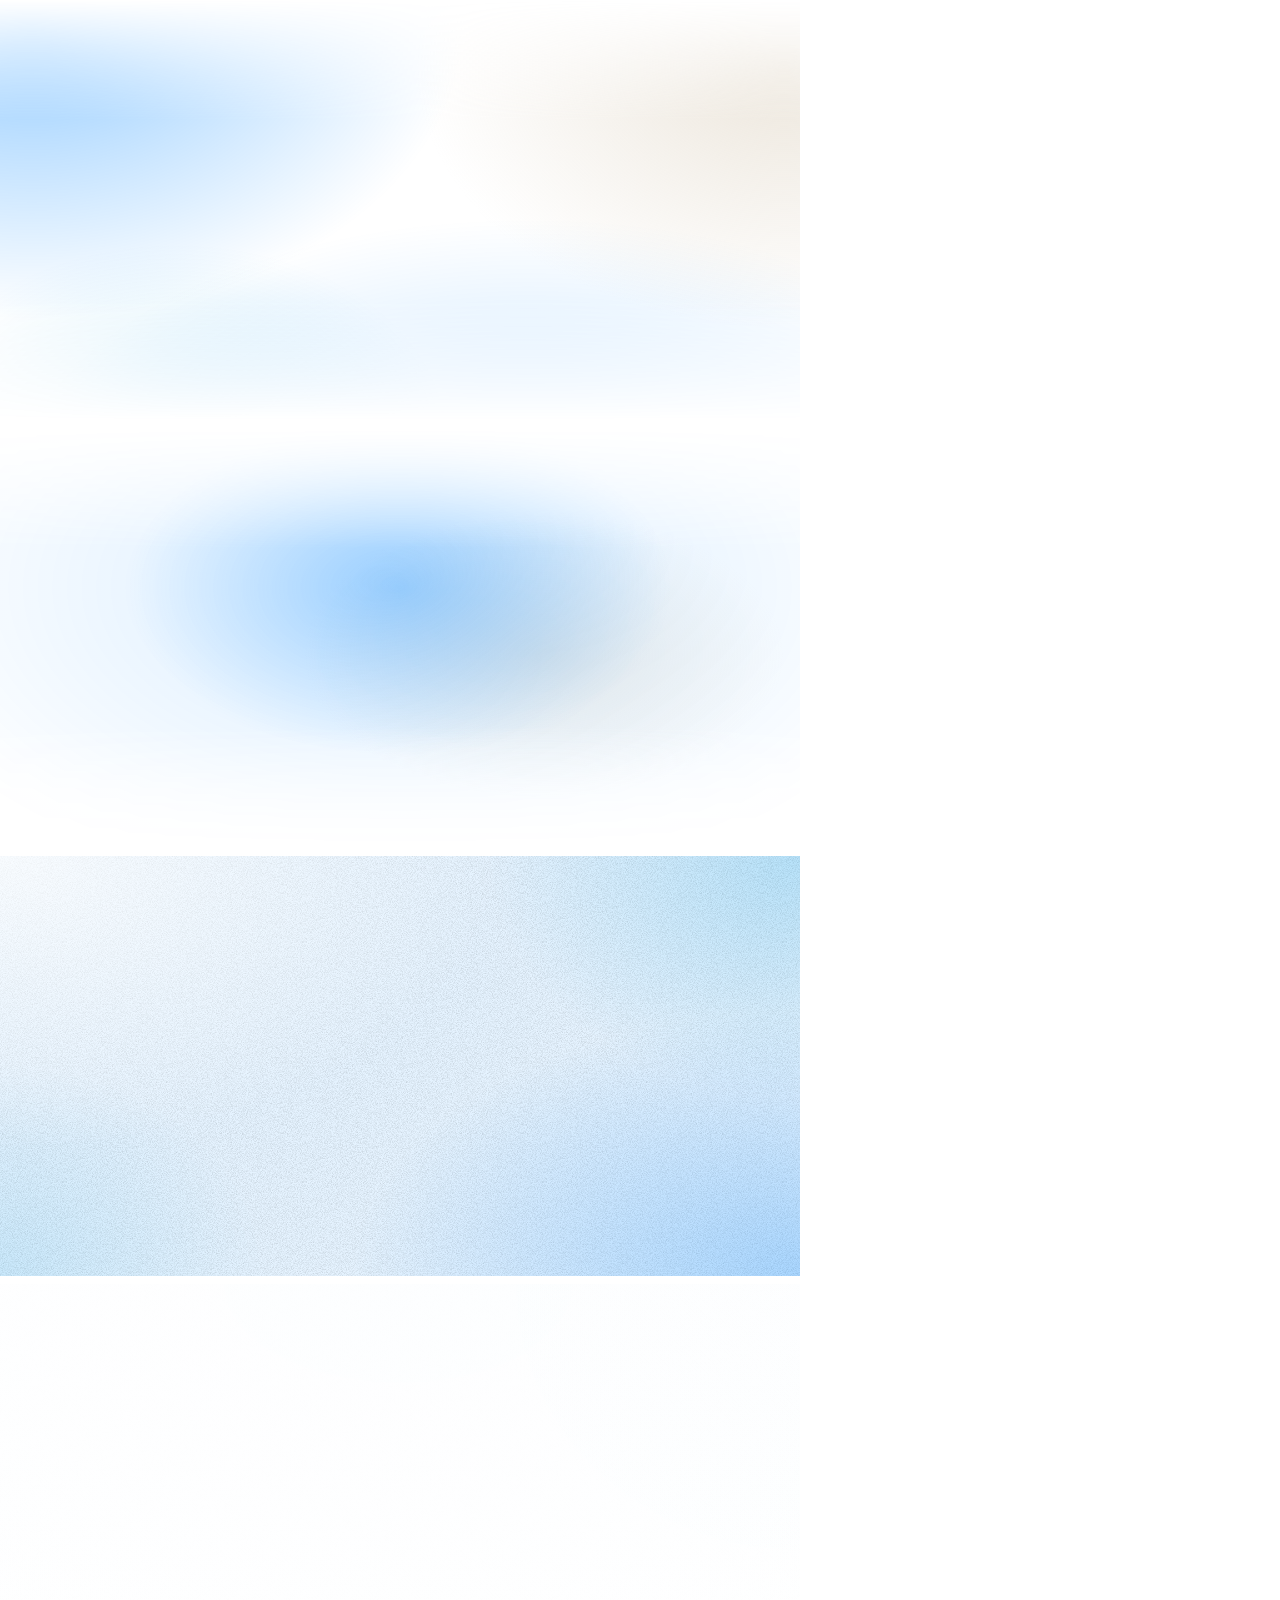
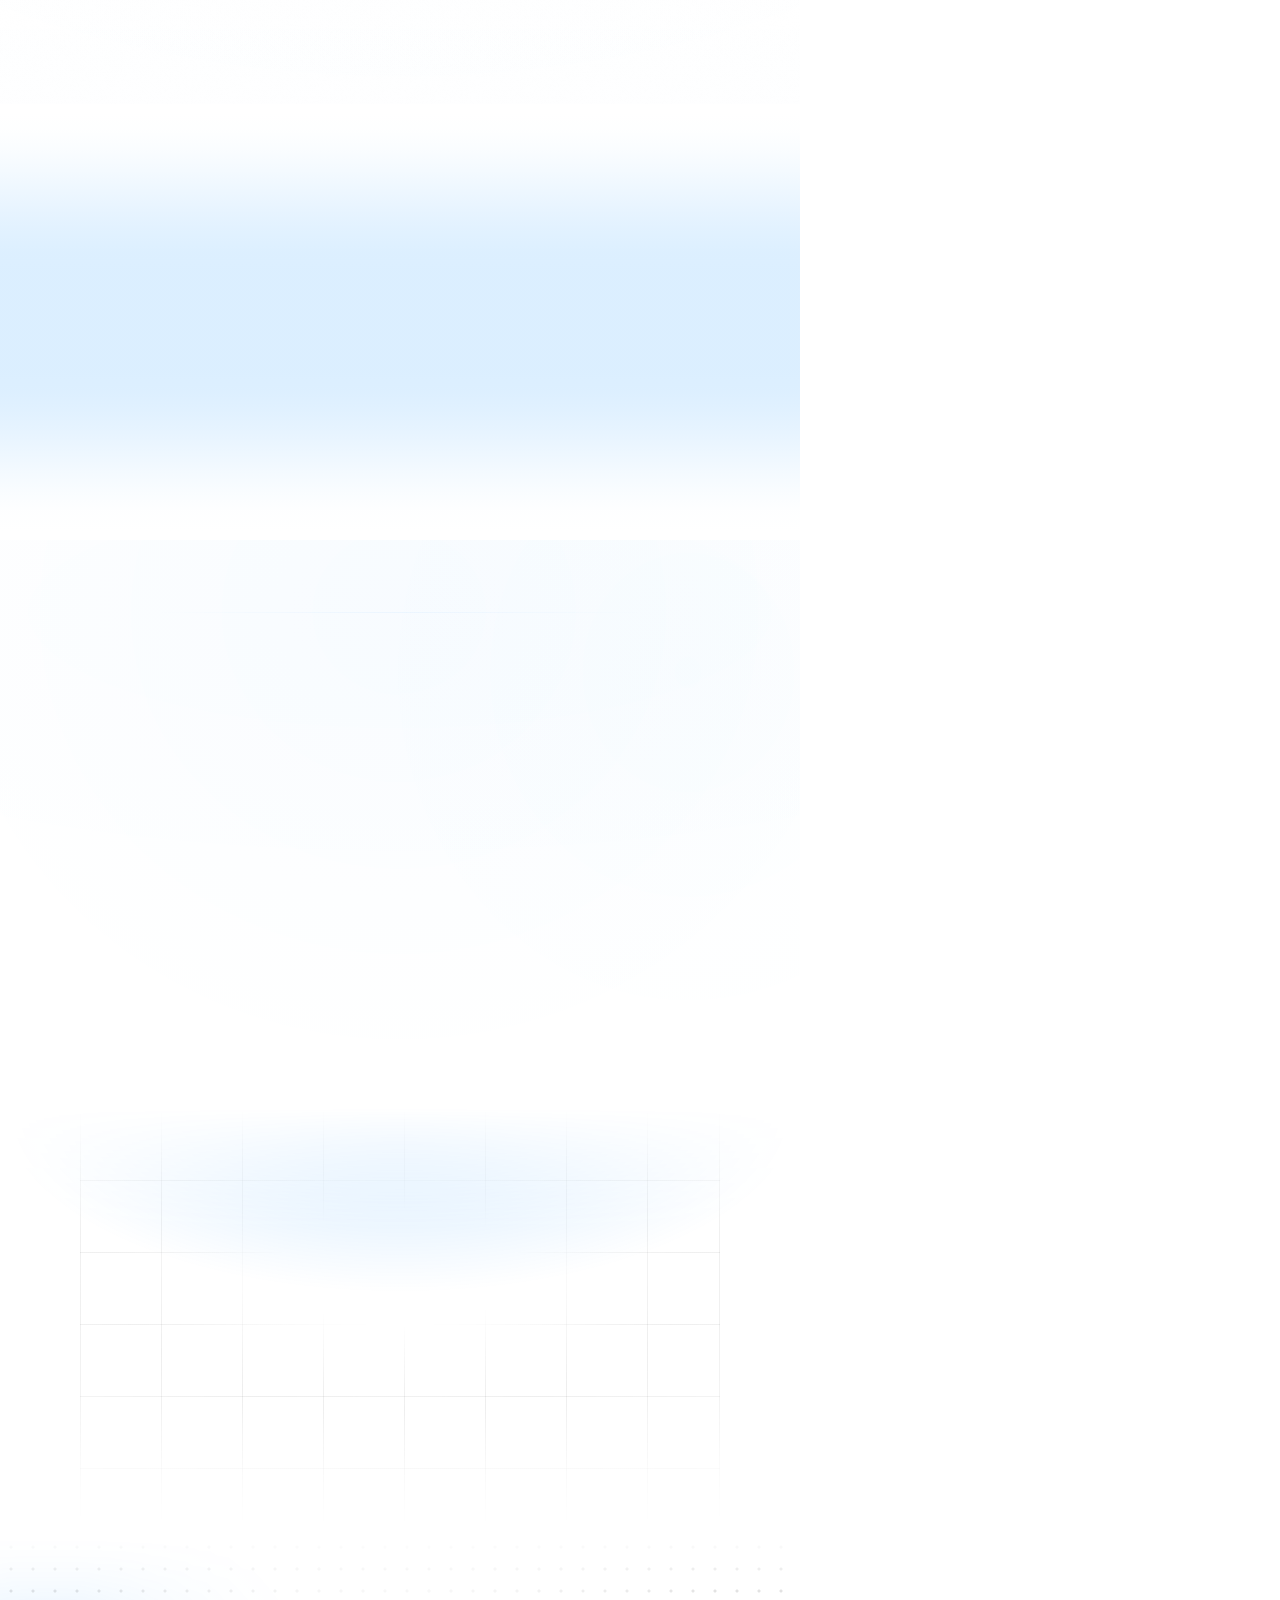
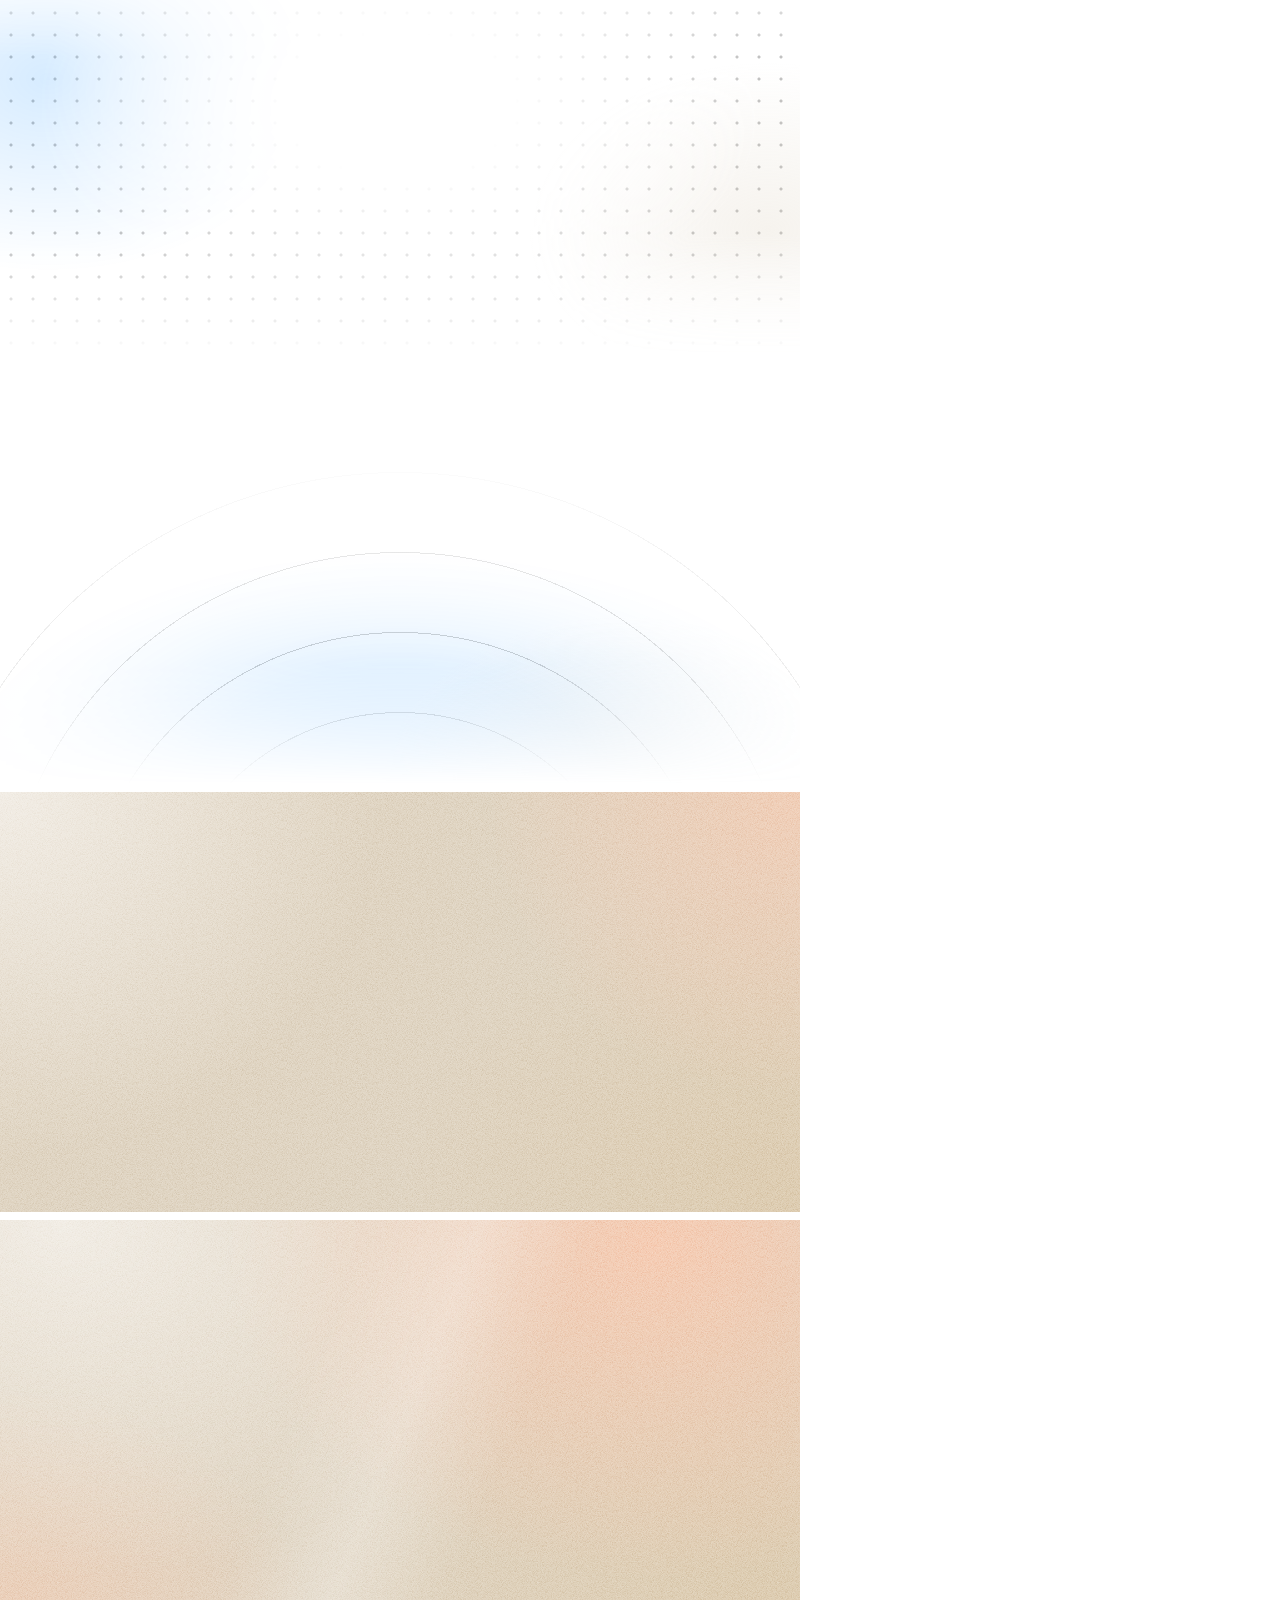
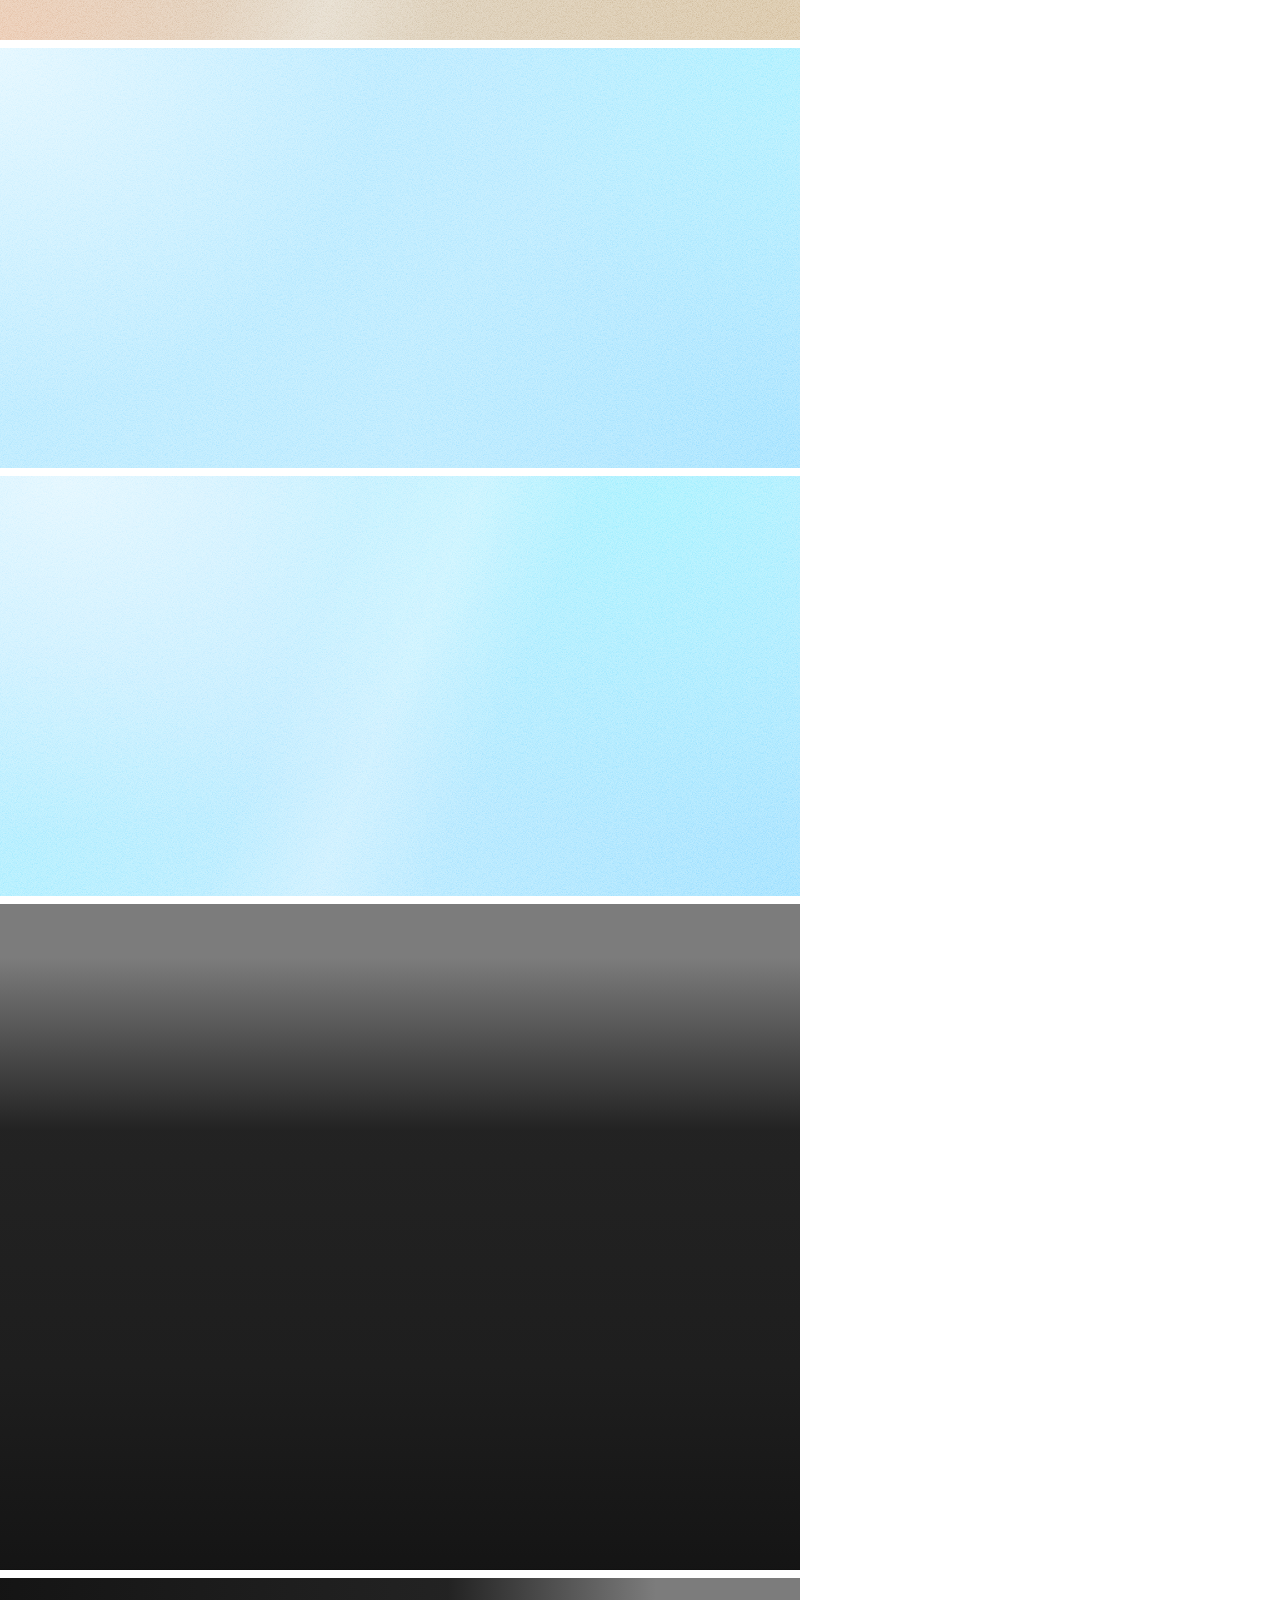
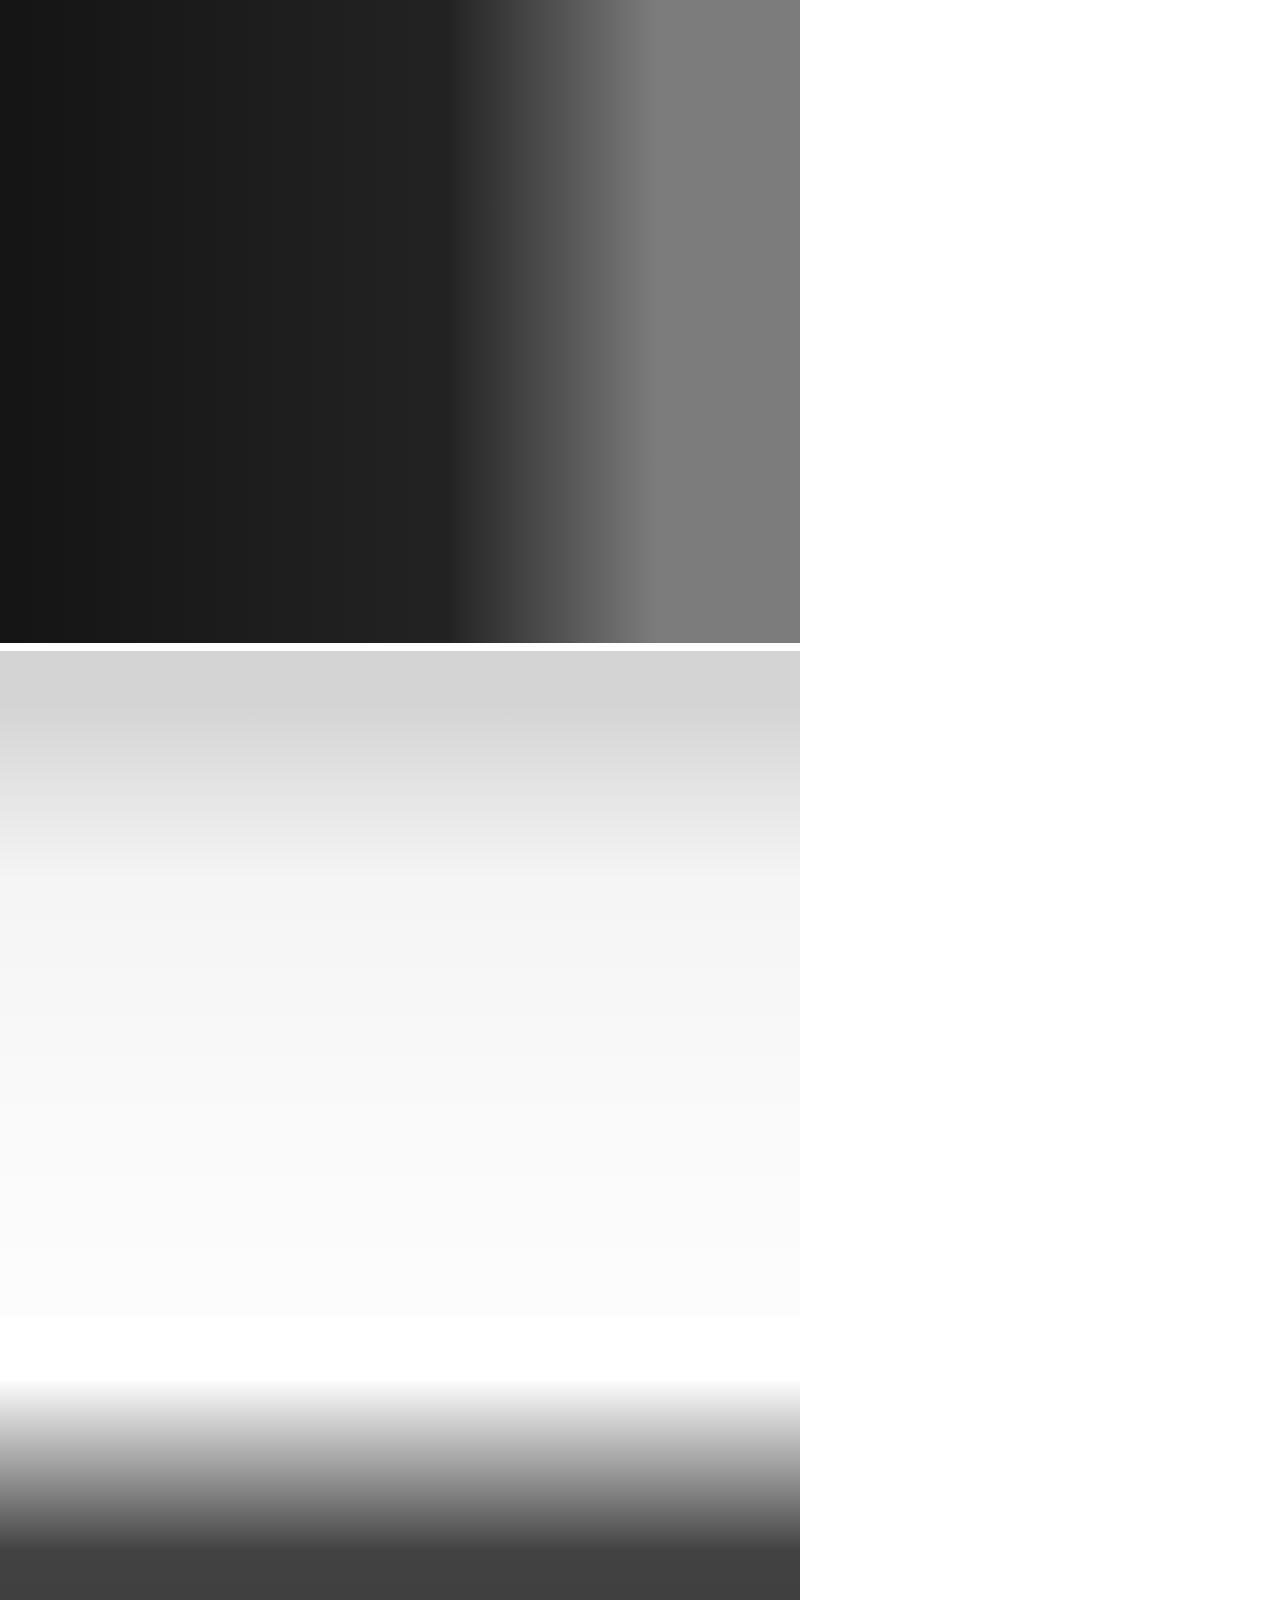
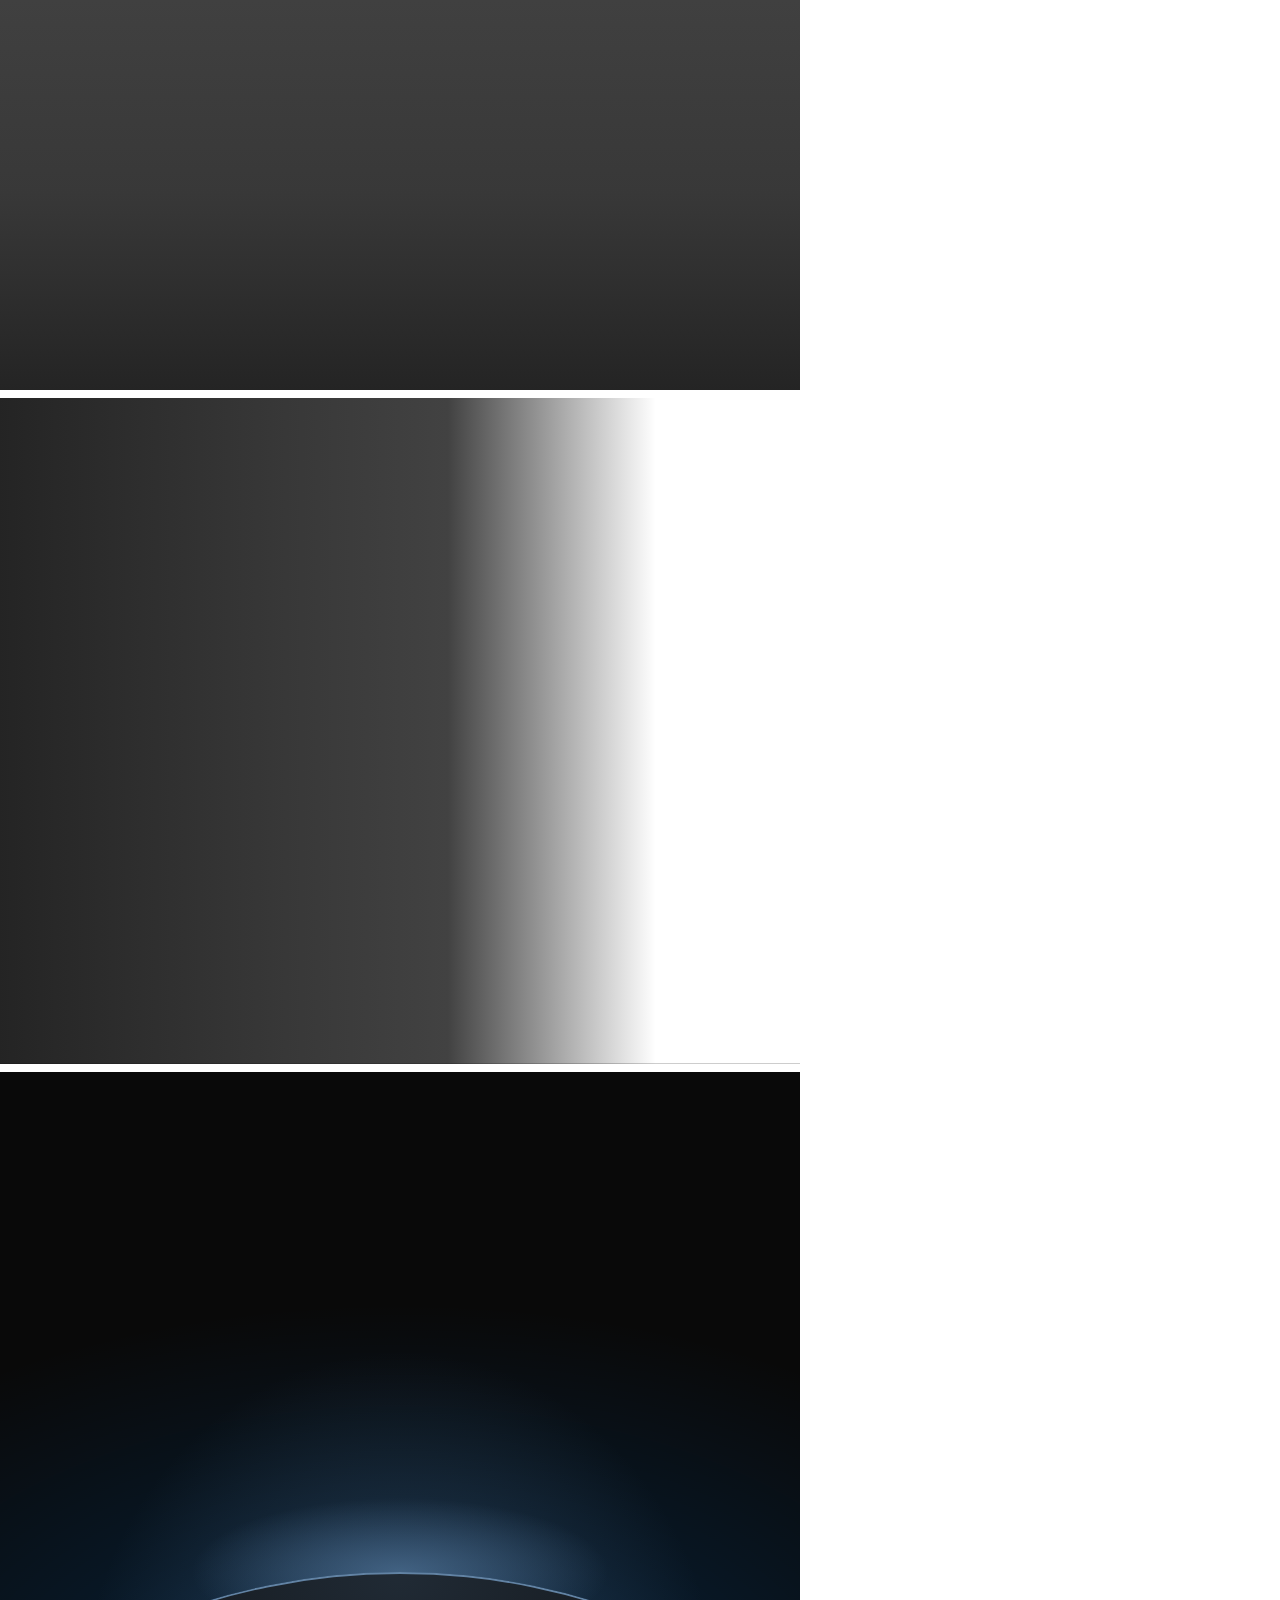
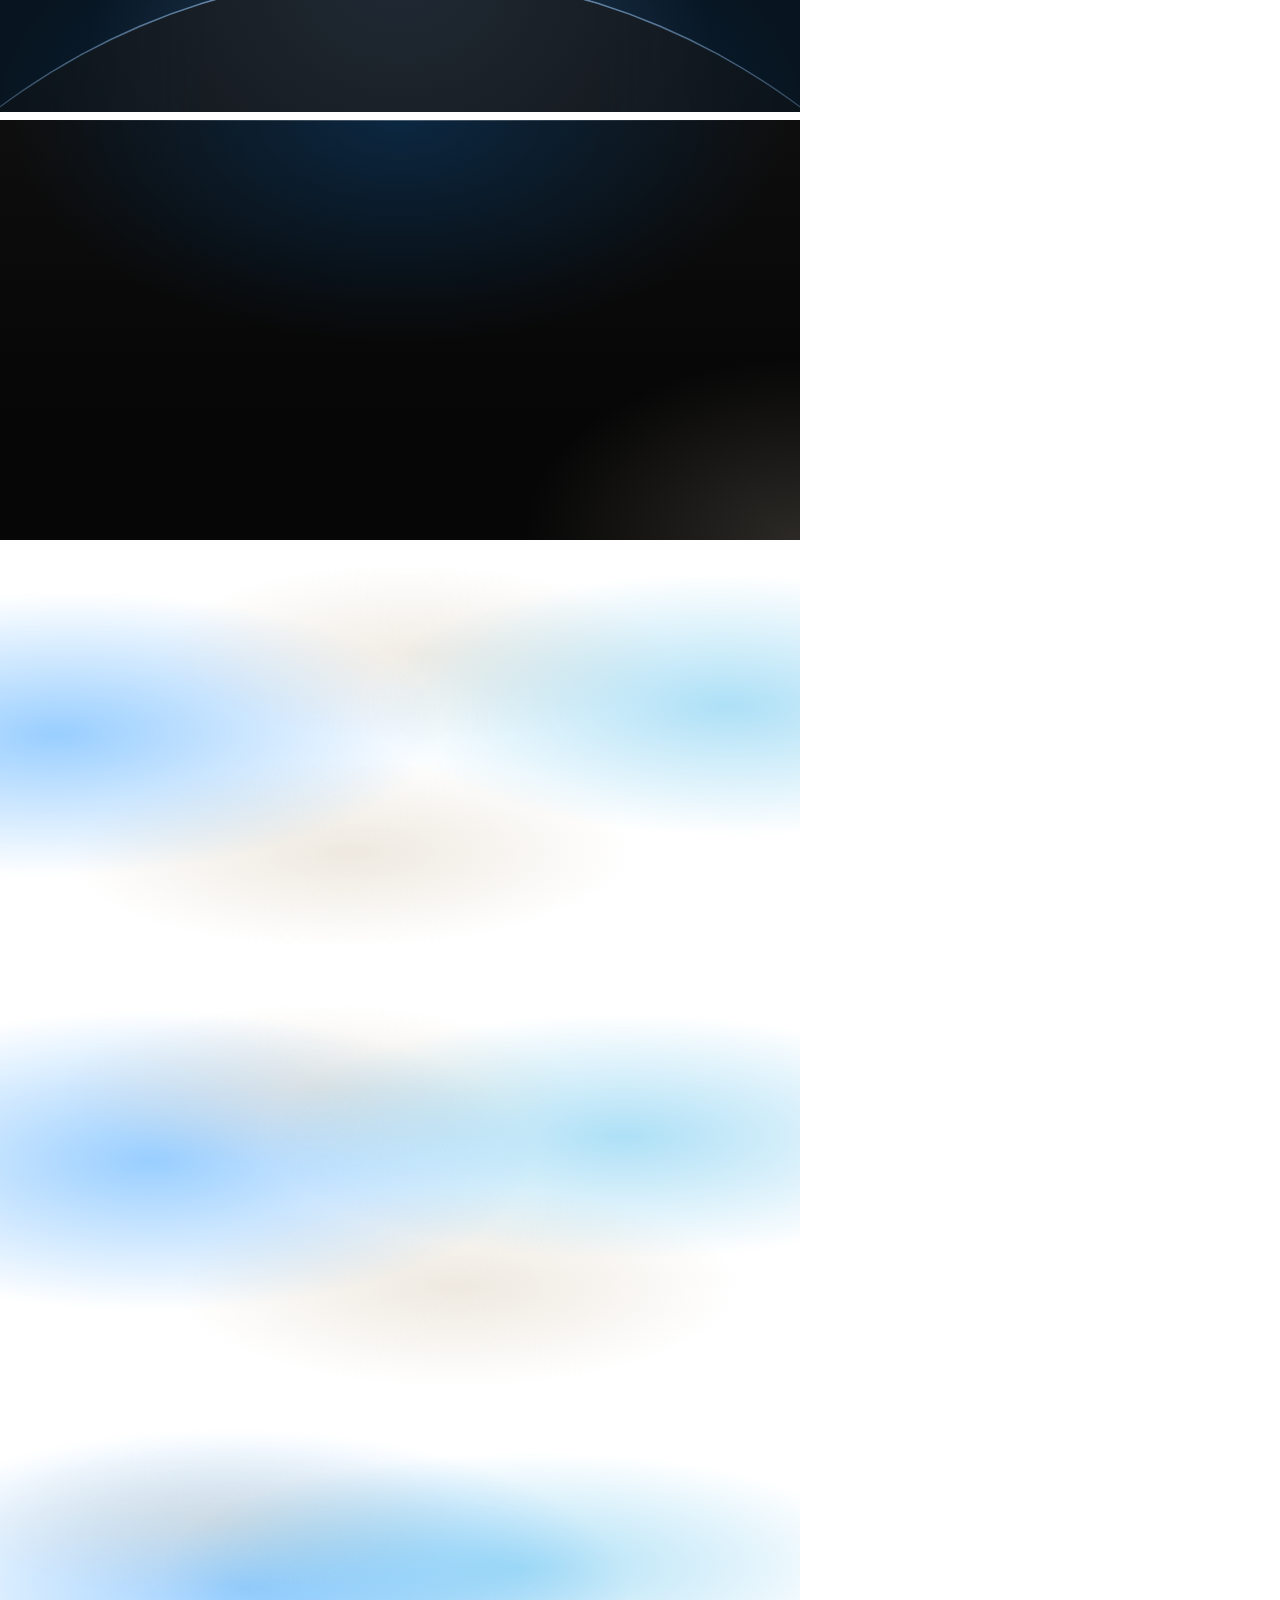
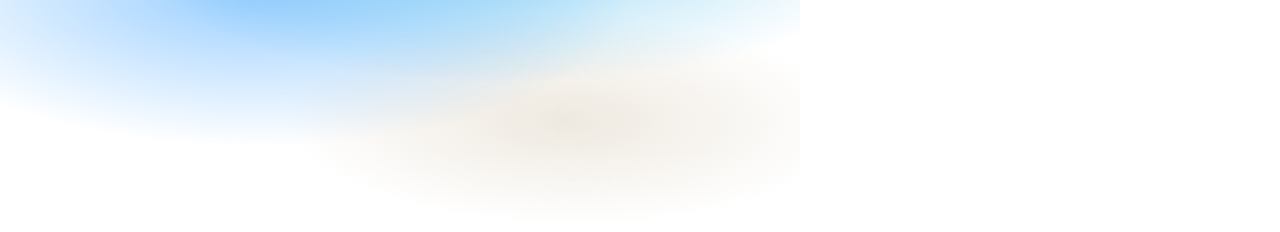
<file: .claude/skills/taste-skill/assets/backgrounds/check.html>
<!doctype html>
<html lang="en" data-ground="sand">
<head>
<meta charset="utf-8">
<title>Backgrounds contrast check</title>
<!-- Every ground in a 800px box, for check.mjs: it sets a palette, screenshots the boxes and measures
     the ink and muted contrast on every pixel of each ground's text zone (index.json). The photograph
     grounds sit on a flat grey picture: #7c7c7c for the dark scrim, #d4d4d4 for the light one; and the worst case of the dark scrim: a white
     picture (white words on it). The light scrim is for pale photographs only. -->
<link rel="stylesheet" href="../system.css">
<link rel="stylesheet" href="backgrounds.css">
<style>body { margin: 0; width: 800px; } .box { width: 800px; margin: 0 0 8px; padding: 24px; font-size: 20px; } .pi, .pm { visibility: hidden; } .pi { color: var(--ink); } .pm { color: var(--muted); }  /* the liquid blobs held at the start, the middle and the end of their drift (the keyframes in backgrounds.css), so the text zone is measured where they stand under it */
  .at-start::before { animation: none; transform: translate3d(-7%, 0, 0) skewX(-7deg) scaleY(.94); } .at-start::after { animation: none; transform: translate3d(8%, 0, 0) skewX(6deg) scaleY(1.04); }
  .at-mid::before { animation: none; transform: translate3d(.5%, 0, 0) skewX(-.5deg) scaleY(.995); } .at-mid::after { animation: none; transform: translate3d(-.5%, 0, 0) scaleY(.98); }
  .at-end::before { animation: none; transform: translate3d(8%, 0, 0) skewX(6deg) scaleY(1.05); } .at-end::after { animation: none; transform: translate3d(-9%, 0, 0) skewX(-6deg) scaleY(.92); }
</style>
<script src="backgrounds.js" defer></script>
</head>
<body>
<div class="bg-mist box" data-g="mist" style="height:420px"><span class="pi">Ink</span> <span class="pm">Muted</span></div>
<div class="bg-halo box" data-g="halo" style="height:420px"><span class="pi">Ink</span> <span class="pm">Muted</span></div>
<div class="bg-grain box" data-g="grain" style="height:420px"><span class="pi">Ink</span> <span class="pm">Muted</span></div>
<div class="bg-paper box" data-g="paper" style="height:420px"><span class="pi">Ink</span> <span class="pm">Muted</span></div>
<div class="bg-dusk box" data-g="dusk" style="height:420px"><span class="pi">Ink</span> <span class="pm">Muted</span></div>
<div class="bg-topglow box" data-g="topglow" style="height:560px"><span class="pi">Ink</span> <span class="pm">Muted</span></div>
<div class="bg-ruled box" data-g="ruled" style="height:420px"><span class="pi">Ink</span> <span class="pm">Muted</span></div>
<div class="bg-dots box" data-g="dots" style="height:420px"><span class="pi">Ink</span> <span class="pm">Muted</span></div>
<div class="bg-arcs box" data-g="arcs" style="height:420px"><span class="pi">Ink</span> <span class="pm">Muted</span></div>
<div class="bg-band box" data-g="band" style="height:420px"><span class="pi">Ink</span> <span class="pm">Muted</span></div>
<div class="bg-field box" data-g="field" style="height:420px"><span class="pi">Ink</span> <span class="pm">Muted</span></div>
<div class="bg-band bg-tint box" data-g="band-tint" style="height:420px"><span class="pi">Ink</span> <span class="pm">Muted</span></div>
<div class="bg-field bg-tint box" data-g="field-tint" style="height:420px"><span class="pi">Ink</span> <span class="pm">Muted</span></div>
<div class="bg-photo box" data-g="photo" style="height:520px;--g-photo:linear-gradient(#7c7c7c,#7c7c7c)"><span class="pi">Ink</span> <span class="pm">Muted</span></div>
<div class="bg-photo bg-photo--left box" data-g="photo-left" style="height:520px;--g-photo:linear-gradient(#7c7c7c,#7c7c7c)"><span class="pi">Ink</span> <span class="pm">Muted</span></div>
<div class="bg-photo bg-photo--light box" data-g="photo-light" style="height:520px;--g-photo:linear-gradient(#d4d4d4,#d4d4d4)"><span class="pi">Ink</span> <span class="pm">Muted</span></div>
<div class="bg-photo box" data-g="photo-white" style="height:520px;--g-photo:linear-gradient(#fff,#fff)"><span class="pi">Ink</span> <span class="pm">Muted</span></div>
<div class="bg-photo bg-photo--left box" data-g="photo-left-white" style="height:520px;--g-photo:linear-gradient(#fff,#fff)"><span class="pi">Ink</span> <span class="pm">Muted</span></div>
<div class="bg-horizon box" data-g="horizon" style="height:640px"><span class="pi">Ink</span> <span class="pm">Muted</span></div>
<div class="bg-deep box" data-g="deep" style="height:420px"><span class="pi">Ink</span> <span class="pm">Muted</span></div>
<div class="bg-liquid box at-start" data-g="liquid" data-no-pause style="height:420px"><span class="pi">Ink</span> <span class="pm">Muted</span></div>
<div class="bg-liquid box at-mid" data-g="liquid-mid" data-no-pause style="height:420px"><span class="pi">Ink</span> <span class="pm">Muted</span></div>
<div class="bg-liquid box at-end" data-g="liquid-end" data-no-pause style="height:420px"><span class="pi">Ink</span> <span class="pm">Muted</span></div>

</body>
</html>
</file>
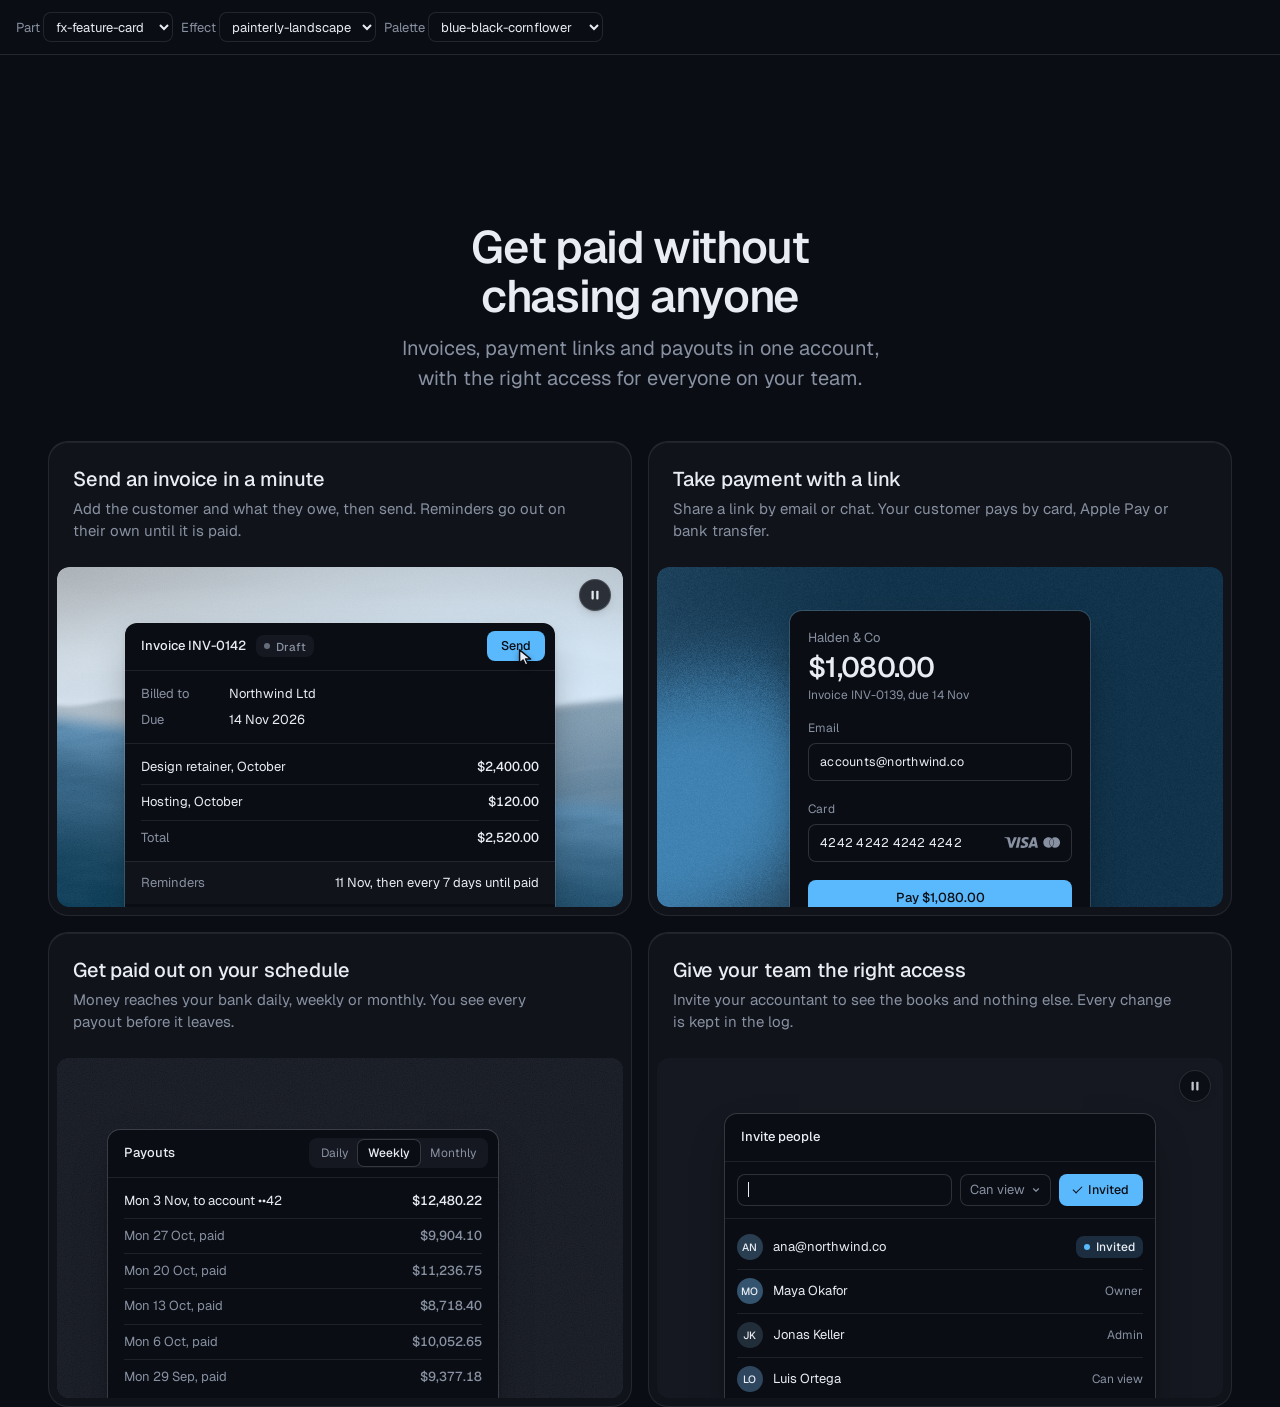
<file: .claude/skills/taste-skill/assets/components/_lab.html>
<!doctype html>
<html lang="en" data-radius="soft">
<head>
<script>window.__tpGlMax = 16;   /* a gallery shows many live effects at once; a page of a site keeps the default 4 (fx.js) */</script>
<meta charset="utf-8">
<meta name="viewport" content="width=device-width, initial-scale=1">
<title>Component lab</title>
<link rel="preconnect" href="https://fonts.googleapis.com">
<link rel="preconnect" href="https://fonts.gstatic.com" crossorigin>
<link href="https://fonts.googleapis.com/css2?family=Geist:wght@100..900&family=Geist+Mono:wght@400..600&display=swap" rel="stylesheet">
<link rel="stylesheet" href="../system.css">
<link rel="stylesheet" href="./base.css">
<style>
  /* one component on its own, with a chosen effect (or object) and palette:
     _lab.html?c=fx-chart&fx=ruled-grounds&palette=white-link-blue&w=640 */
  :root { --font-display: "Geist", system-ui, sans-serif; --font-text: "Geist", system-ui, sans-serif; --font-mono: "Geist Mono", ui-monospace, monospace; --display-weight: 560; --display-tracking: -0.03em; }
  body { min-height: 100vh; margin: 0; }
  .bar { display: flex; flex-wrap: wrap; gap: 8px; align-items: center; padding: 12px 16px; border-bottom: 1px solid var(--line); font: 13px/1.4 var(--font-text); color: var(--muted); }
  .bar select { font: inherit; color: var(--ink); background: var(--bg); border: 1px solid var(--line); border-radius: var(--r-sm); height: 30px; padding: 0 8px; }
  .stage { padding: clamp(16px, 4vw, 48px); margin-inline: auto; }
</style>
</head>
<body>
<div class="bar">
  <label>Part <select id="c"></select></label>
  <label>Effect <select id="fx"></select></label>
  <label>Palette <select id="pal"></select></label>
</div>
<main class="stage" id="stage"></main>
<script type="module">
  import fx from '../effects/fx.js';
  const PARTS = ['fx-feature-card', 'fx-dither-object', 'fx-headline', 'fx-button', 'fx-prompt', 'fx-icon-tiles', 'fx-stat', 'fx-globe', 'fx-map', 'fx-chart', 'fx-bars', 'fx-band', 'fx-spotlight', 'fx-photo', 'fx-avatar', 'fx-search', 'fx-logos', 'fx-tabs', 'fx-pricing', 'fx-progress'];
  const PALETTES = {
    'blue-black-cornflower': { bg: '#0a0d14', surface: '#131824', ink: '#e9edf3', muted: '#8891a1', accent: '#5ab9fc', accentInk: '#0a0d14' },
    'graphite-safety-orange': { bg: '#18191b', surface: '#222427', ink: '#eff0f1', muted: '#9c9ea3', accent: '#ff4a1f', accentInk: '#18191b' },
    'white-link-blue': { bg: '#ffffff', surface: '#f4f4f4', ink: '#111111', muted: '#6b6b6b', accent: '#1a4be0', accentInk: '#ffffff' },
    'moss-sand': { bg: '#ddd6c6', surface: '#d2cab8', ink: '#2a2a26', muted: '#59574e', accent: '#4f6238', accentInk: '#ffffff' },
    'cobalt-field': { bg: '#0034eb', surface: '#002fd6', ink: '#ffffff', muted: '#dfe4f2', accent: '#e9e34a', accentInk: '#111111' },
  };
  const q = new URLSearchParams(location.search);
  const part = PARTS.includes(q.get('c')) ? q.get('c') : PARTS[0];
  const palId = PALETTES[q.get('palette')] ? q.get('palette') : 'blue-black-cornflower';
  const p = PALETTES[palId];
  const s = document.documentElement.style;
  const action = fx.color.contrast(p.accent, p.bg) >= 2.2 ? p.accent : p.ink;
  Object.entries({ '--p-bg': p.bg, '--p-surface': p.surface, '--p-ink': p.ink, '--p-muted': p.muted, '--p-accent': p.accent, '--p-accent-ink': p.accentInk, '--p-action': action, '--p-action-ink': action === p.accent ? p.accentInk : p.bg }).forEach(([k, v]) => s.setProperty(k, v));
  s.colorScheme = fx.color.isDark(p.bg) ? 'dark' : 'light';
  if (q.has('fallback')) fx.config.forceFallback = true;
  // one part at a time: at most 4 live WebGL contexts on this page
  fx.config.maxLive = 4;
  if (q.has('w')) document.getElementById('stage').style.maxWidth = q.get('w') + 'px';

  const base = `./${part}/`;
  const [meta, html, mod] = await Promise.all([fetch(base + 'meta.json').then(r => r.json()), fetch(base + 'component.html').then(r => r.text()), import(base + 'component.js')]);
  const link = Object.assign(document.createElement('link'), { rel: 'stylesheet', href: base + 'component.css' });
  document.head.append(link);
  await new Promise(r => { link.onload = link.onerror = r; });
  const choices = meta.effects?.length ? meta.effects : meta.objects || [];
  const chosen = choices.includes(q.get('fx')) ? q.get('fx') : meta.default;
  const stage = document.getElementById('stage');
  stage.innerHTML = html;
  const root = stage.firstElementChild;
  // the chosen effect goes where the part reads it: data-cx-object, data-cx-fill, or data-cx-effect on the root
  // the dither object: one figure set to the chosen object (one live object, as on a page); no caption under it
  if (meta.objects) {
    const fig = root.matches('[data-cx-object]') ? root : root.querySelector('[data-cx-object]');
    fig.dataset.cxObject = chosen;
    if (q.get('render') === 'studio') fig.dataset.cxRender = 'studio';
    fig.querySelector('.cx-obj__stage').removeAttribute('aria-label');
    fig.style.maxWidth = '720px';
  }
  // without ?fx= the markup keeps its own effects (the feature card mixes a landscape and a grain: setting
  // the default on every panel would paint the grain panel as a landscape too)
  else if (!choices.includes(q.get('fx'))) { /* as written */ }
  else if (root.querySelector('[data-cx-fill]')) root.querySelectorAll('[data-cx-fill]').forEach(el => { el.dataset.cxFill = chosen; });
  else if (root.querySelector('[data-cx-effect]')) root.querySelectorAll('[data-cx-effect]').forEach(el => { el.dataset.cxEffect = chosen; });
  else root.dataset.cxEffect = chosen;
  // the map draws its baked streets; an effect named with ?fx= shows its fallback ground (no map data) instead
  if (part === 'fx-map' && choices.includes(q.get('fx'))) delete root.dataset.cxMap;
  await document.fonts.ready;
  window.__part = mod.default(root);
  setTimeout(() => { document.documentElement.dataset.ready = '1'; }, 1200);

  const fill = (sel, list, cur, key) => {
    const el = document.getElementById(sel);
    el.innerHTML = list.map(v => `<option${v === cur ? ' selected' : ''}>${v}</option>`).join('');
    el.addEventListener('change', () => { q.set(key, el.value); if (key === 'c') q.delete('fx'); location.search = q.toString(); });
  };
  fill('c', PARTS, part, 'c');
  // a part whose default is none (the map's streets, the photograph as it is) lists none first, so the
  // select never shows an effect that is not on
  fill('fx', meta.default === 'none' ? ['none', ...choices] : choices, chosen, 'fx');
  fill('pal', Object.keys(PALETTES), palId, 'palette');
</script>
</body>
</html>
</file>
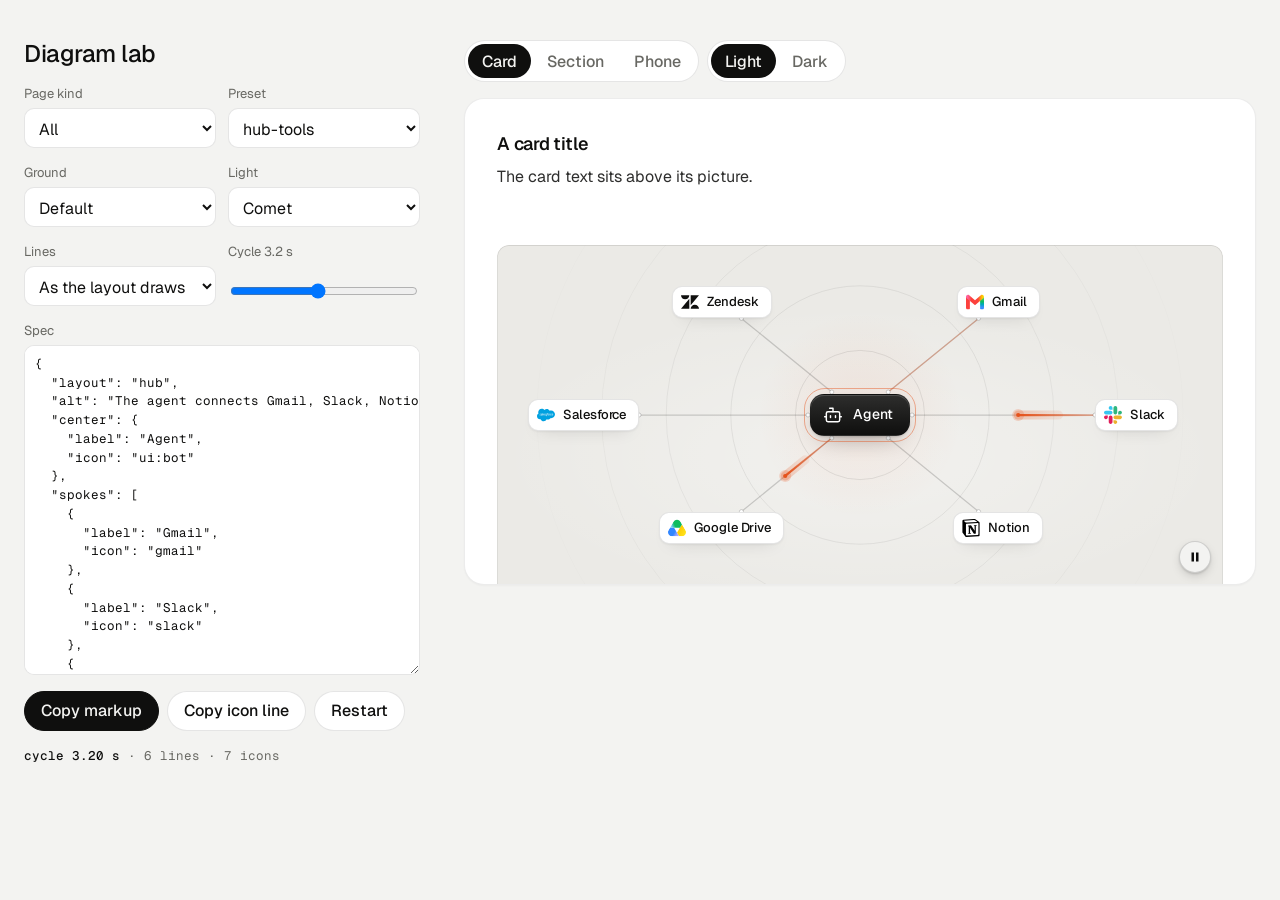
<file: .claude/skills/taste-skill/assets/diagrams/lab.html>
<!doctype html>
<html lang="en">
<head>
<meta charset="utf-8">
<meta name="viewport" content="width=device-width, initial-scale=1">
<title>Diagram lab</title>
<link rel="preconnect" href="https://fonts.googleapis.com">
<link rel="preconnect" href="https://fonts.gstatic.com" crossorigin>
<link href="https://fonts.googleapis.com/css2?family=Geist:wght@300..700&family=Geist+Mono:wght@400;500&display=swap" rel="stylesheet">
<link rel="stylesheet" href="../ui/cards.css">
<link rel="stylesheet" href="diagram.css">
<style>
  /* The builder: pick a preset, change the JSON or the controls, see the card at once, copy the markup. Not part of a page. */
  :root { --font-text: "Geist", system-ui, sans-serif; --font-display: "Geist", system-ui, sans-serif; --font-mono: "Geist Mono", ui-monospace, monospace; }
  [data-theme="light"] { --bg: #f3f3f1; --card: #ffffff; --ink: #0f0f0e; --muted: #686863; --accent: #e5531c; --accent-ink: #ffffff; --frag: #ffffff; --ground-bg: #ebeae6; --ground-accent: #dcd9d0; --line: rgb(0 0 0 / .1); --field: #ffffff; }
  [data-theme="light"][data-accent="blue"] { --accent: #2456e8; }
  [data-theme="light"][data-accent="green"] { --accent: #16825d; }
  [data-theme="dark"] { --bg: #070708; --card: #141416; --ink: #f2f2ef; --muted: #8f9094; --accent: #ff7a3c; --accent-ink: #120c08; --frag: #1c1d20; --ground-bg: #101012; --ground-accent: #232326; --line: rgb(255 255 255 / .12); --field: #101012; }
  [data-theme="dark"][data-accent="white"] { --accent: #f2f2ef; --accent-ink: #0b0b0c; }
  [data-theme="dark"][data-accent="green"] { --accent: #3ccf8e; --accent-ink: #06130d; }
  * { box-sizing: border-box; }
  html, body { margin: 0; }
  body { font-family: var(--font-text); background: var(--bg); color: var(--ink); -webkit-font-smoothing: antialiased; min-height: 100vh; }
  .lab { display: grid; gap: 32px; max-width: 1440px; margin: 0 auto; padding: 32px 24px 64px; }
  .side { display: grid; gap: 16px; align-content: start; min-width: 0; }
  .side h1 { margin: 0; font: 500 24px/1.2 var(--font-display); letter-spacing: -0.02em; }
  .row { display: grid; gap: 6px; }
  .row > label, .row > .lbl { font-size: 13px; color: var(--muted); }
  .two { display: grid; grid-template-columns: 1fr 1fr; gap: 12px; }
  select, textarea, button, input[type=range] { font: inherit; color: inherit; }
  select, textarea { width: 100%; background: var(--field); border: 1px solid var(--line); border-radius: 10px; padding: 9px 10px; }
  select { height: 40px; }
  textarea { min-height: 360px; resize: vertical; font: 400 12.5px/1.5 var(--font-mono); white-space: pre; tab-size: 2; }
  textarea.is-bad { border-color: #c4321c; }
  .btns { display: flex; flex-wrap: wrap; gap: 8px; }
  button.b { height: 40px; padding: 0 16px; border-radius: 999px; border: 1px solid var(--line); background: var(--card); cursor: pointer; font-weight: 500; }
  button.b:hover { border-color: var(--ink); }
  button.b--main { background: var(--ink); color: var(--bg); border-color: var(--ink); }
  .out { font: 400 12.5px/1.5 var(--font-mono); color: var(--muted); overflow-wrap: anywhere; min-height: 1.5em; }
  .out b { color: var(--ink); font-weight: 500; }
  .out .bad { color: #c4321c; }
  .lb-stage { min-width: 0; display: grid; align-content: start; gap: 16px; }
  .lb-stage .card > .panel { --p-h: 340px; }
  .lb-stage .card--wide > .panel { --p-h: 560px; }
  .lb-stage .card--phone { max-width: 390px; }
  .lb-stage .card--phone > .panel { --p-h: 300px; }
  .seg { display: inline-flex; border: 1px solid var(--line); border-radius: 999px; padding: 3px; gap: 2px; background: var(--card); width: fit-content; }
  .seg button { height: 34px; padding: 0 14px; border: 0; background: none; border-radius: 999px; cursor: pointer; font-weight: 500; color: var(--muted); }
  .seg button[aria-pressed="true"] { background: var(--ink); color: var(--bg); }
  @media (min-width: 1024px) { .lab { grid-template-columns: 400px minmax(0, 1fr); gap: 40px; padding-top: 40px; } textarea { min-height: 330px; } .side { position: sticky; top: 24px; max-height: calc(100vh - 48px); overflow: auto; padding-right: 4px; } }
  @media (max-width: 639px) { .lab { padding: 24px 16px 48px; } }
</style>
</head>
<body data-theme="light" data-icon-base="../icons/demo/">
<div class="lab">
  <aside class="side">
    <h1>Diagram lab</h1>
    <div class="two">
      <div class="row"><label for="type">Page kind</label><select id="type"><option value="">All</option><option>software</option><option>tech</option><option>gaming</option><option>product</option><option>service</option></select></div>
      <div class="row"><label for="preset">Preset</label><select id="preset"></select></div>
    </div>
    <div class="two">
      <div class="row"><label for="ground">Ground</label><select id="ground"><option value="">Default</option><option>dots</option><option>rings</option><option>grid</option><option>glow</option><option>glow dots</option><option>glow rings</option><option>none</option></select></div>
      <div class="row"><label for="pulse">Light</label><select id="pulse"><option value="">Comet</option><option>dot</option><option>none</option></select></div>
    </div>
    <div class="two">
      <div class="row"><label for="curve">Lines</label><select id="curve"><option value="">As the layout draws them</option><option>curve</option><option>elbow</option><option>swirl</option></select></div>
      <div class="row"><label for="cycle">Cycle <span id="cycleV">3.2 s</span></label><input id="cycle" type="range" min="2.5" max="4" step="0.1" value="3.2"></div>
    </div>
    <div class="row"><label for="json">Spec</label><textarea id="json" spellcheck="false"></textarea></div>
    <div class="btns">
      <button class="b b--main" id="copy" type="button">Copy markup</button>
      <button class="b" id="copyIcons" type="button">Copy icon line</button>
      <button class="b" id="restart" type="button">Restart</button>
    </div>
    <div class="out" id="info"></div>
  </aside>
  <main class="lb-stage">
    <div class="btns">
      <div class="seg" id="size" role="group" aria-label="Size"><button type="button" data-v="card" aria-pressed="true">Card</button><button type="button" data-v="section" aria-pressed="false">Section</button><button type="button" data-v="phone" aria-pressed="false">Phone</button></div>
      <div class="seg" id="theme" role="group" aria-label="Palette"><button type="button" data-v="light" aria-pressed="true">Light</button><button type="button" data-v="dark" aria-pressed="false">Dark</button></div>
    </div>
    <article class="card card--row" id="card"><h3 id="ct"></h3><p id="cp"></p><div class="panel"><div class="dg" id="dg"></div></div></article>
  </main>
</div>
<script type="module">
  import dg from './diagram.js';
  const $ = id => document.getElementById(id);
  const presets = await dg.presets();
  const base = new URL('../icons/demo/', location.href).href;
  const q = new URLSearchParams(location.search);
  let spec = null, d = null, size = 'card';

  const names = type => Object.keys(presets).filter(k => !type || (presets[k].types || []).includes(type));
  const fillPresets = () => { $('preset').innerHTML = names($('type').value).map(k => `<option>${k}</option>`).join(''); };
  const load = id => { spec = JSON.parse(JSON.stringify(presets[id])); delete spec.types; $('json').value = JSON.stringify(spec, null, 2); sync(); };
  const first = n => (spec.center || spec.core || spec.input || spec.root || spec.left || {}).label || n;

  function iconIds(o, out = new Set()) {
    if (Array.isArray(o)) o.forEach(x => iconIds(x, out));
    else if (o && typeof o === 'object') for (const k in o) { if (k === 'icon' && typeof o[k] === 'string' && !/^text:|[/.]/.test(o[k])) out.add(o[k]); else iconIds(o[k], out); }
    return out;
  }
  function markup() {
    const j = JSON.stringify(spec);
    return /'/.test(j)
      ? `<div class="panel"><div class="dg" data-diagram><script type="application/json">${j}<\/script></div></div>`
      : `<div class="panel"><div class="dg" data-diagram='${j}'></div></div>`;
  }
  function paint() {
    const card = $('card');
    card.classList.toggle('card--wide', size === 'section');
    card.classList.toggle('card--phone', size === 'phone');
    const s = JSON.parse(JSON.stringify(spec));
    if (size === 'section') s.size = 'section';
    $('ct').textContent = 'A card title';
    $('cp').textContent = 'The card text sits above its picture.';
    const el = $('dg');
    d = dg.mount(el, s, { iconBase: base });
    const ids = [...iconIds(spec)];
    setTimeout(() => {
      $('info').innerHTML = `<b>cycle ${d.T ? d.T.toFixed(2) : '-'} s</b> · ${d.E ? d.E.filter(e => e.lit).length : 0} lines · ${ids.length} icons`;
    }, 400);
  }
  function sync() {
    try { spec = JSON.parse($('json').value); $('json').classList.remove('is-bad'); } catch (e) { $('json').classList.add('is-bad'); $('info').innerHTML = `<span class="bad">${e.message}</span>`; return; }
    paint();
  }
  // a control writes into the spec and the textarea
  function setField(path, v) {
    try { spec = JSON.parse($('json').value); } catch { return; }
    const [a, b] = path.split('.');
    if (b) { spec[a] = spec[a] || {}; if (v === '' || v == null) delete spec[a][b]; else spec[a][b] = v; if (!Object.keys(spec[a]).length) delete spec[a]; }
    else if (v === '' || v == null) delete spec[a]; else spec[a] = v;
    $('json').value = JSON.stringify(spec, null, 2);
    sync();
  }
  $('type').onchange = () => { fillPresets(); load($('preset').value); };
  $('preset').onchange = () => { $('ground').value = $('pulse').value = $('curve').value = ''; $('cycle').value = 3.2; $('cycleV').textContent = '3.2 s'; load($('preset').value); };
  $('ground').onchange = () => setField('ground', $('ground').value);
  $('pulse').onchange = () => setField('motion.pulse', $('pulse').value);
  $('curve').onchange = () => setField('curve', $('curve').value);
  $('cycle').oninput = () => { $('cycleV').textContent = (+$('cycle').value).toFixed(1) + ' s'; setField('motion.cycle', +$('cycle').value === 3.2 ? '' : +$('cycle').value); };
  let t0; $('json').oninput = () => { clearTimeout(t0); t0 = setTimeout(sync, 350); };
  $('restart').onclick = () => d && d.restart && d.restart();
  const copy = async (text, btn, label) => { try { await navigator.clipboard.writeText(text); btn.textContent = 'Copied'; } catch { btn.textContent = 'Copy failed'; } setTimeout(() => (btn.textContent = label), 1400); };
  $('copy').onclick = () => copy(markup(), $('copy'), 'Copy markup');
  $('copyIcons').onclick = () => copy(`node <skill>/scripts/icons.mjs fetch ${[...iconIds(spec)].join(' ')} --out assets/icons`, $('copyIcons'), 'Copy icon line');
  for (const [id, key] of [['size', 'size'], ['theme', 'theme']]) {
    $(id).onclick = ev => {
      const b = ev.target.closest('button'); if (!b) return;
      [...$(id).children].forEach(x => x.setAttribute('aria-pressed', String(x === b)));
      if (key === 'size') { size = b.dataset.v; paint(); } else document.body.dataset.theme = b.dataset.v;
    };
  }
  if (q.get('type')) $('type').value = q.get('type');
  fillPresets();
  if (q.get('preset') && presets[q.get('preset')]) $('preset').value = q.get('preset');
  if (q.get('theme') === 'dark') { document.body.dataset.theme = 'dark'; $('theme').children[1].click(); }
  load($('preset').value);
  window.__lab = { get d() { return d; } };
</script>
</body>
</html>
</file>
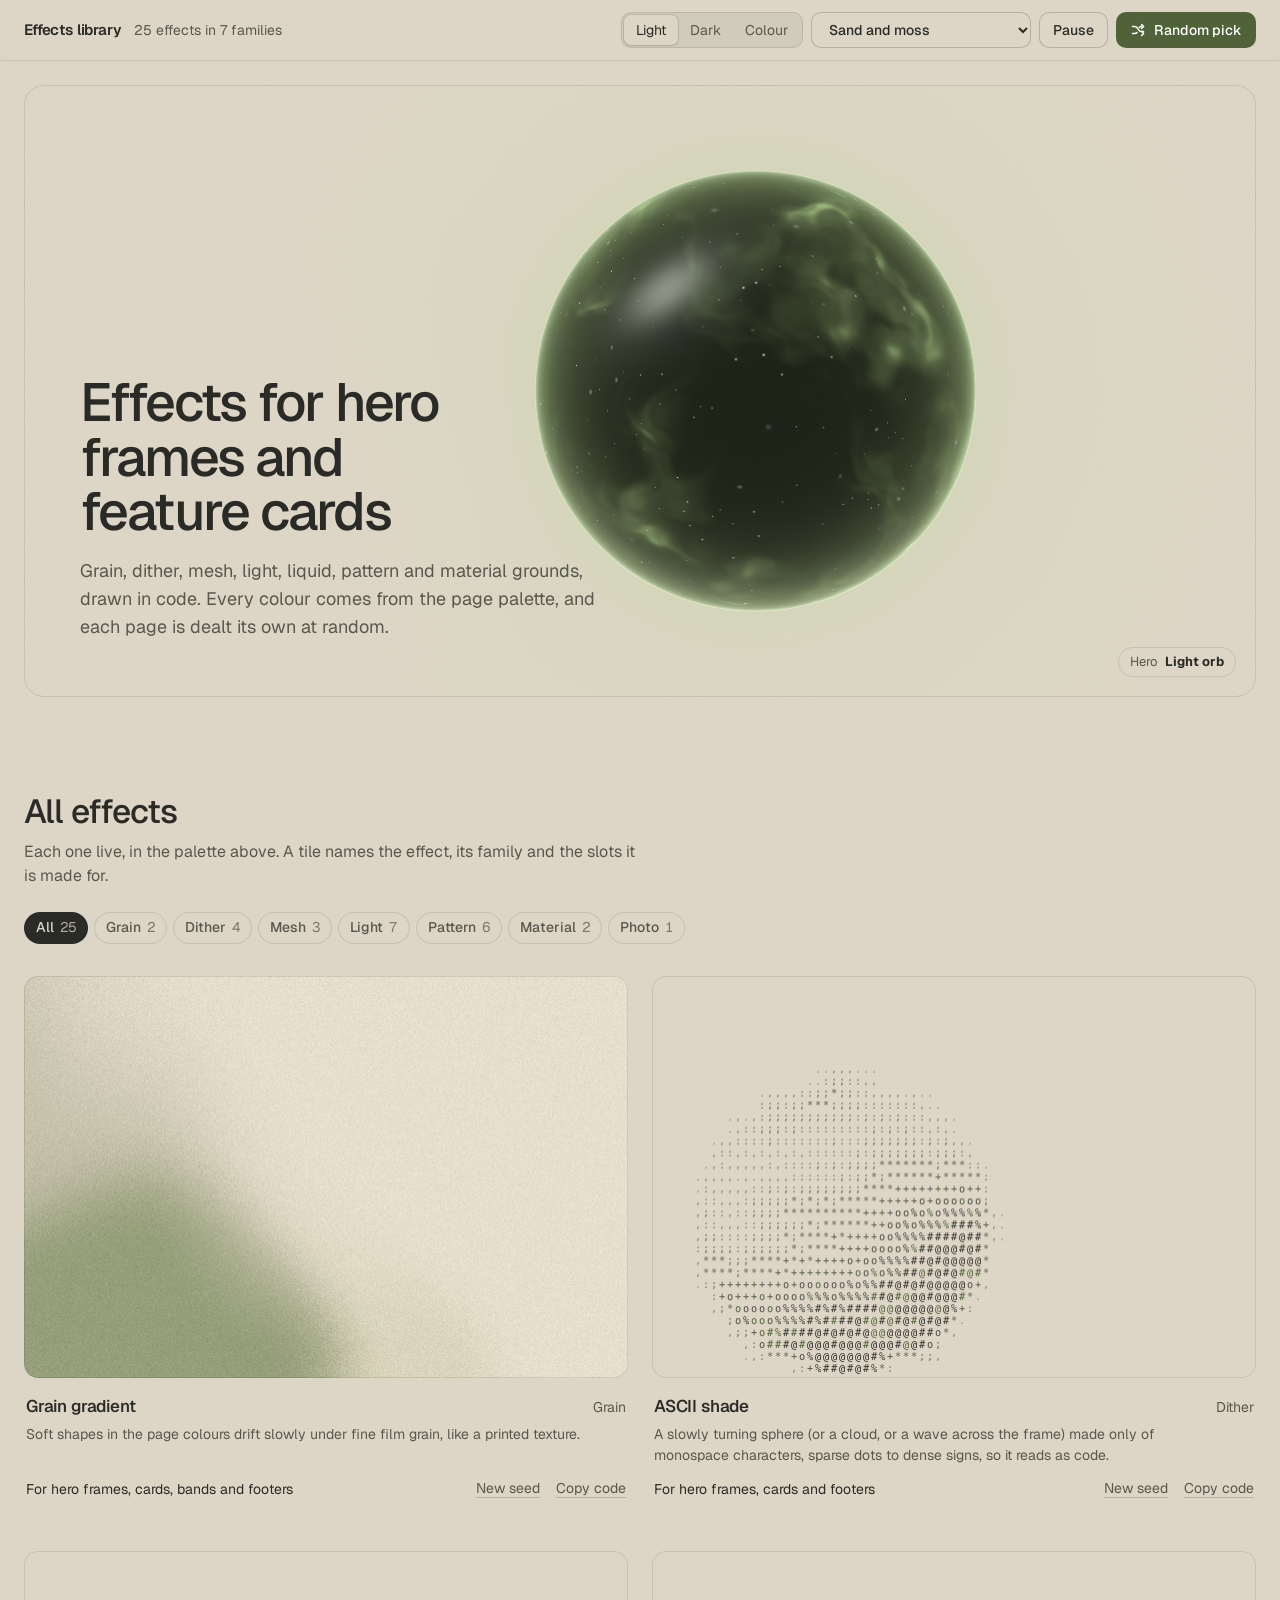
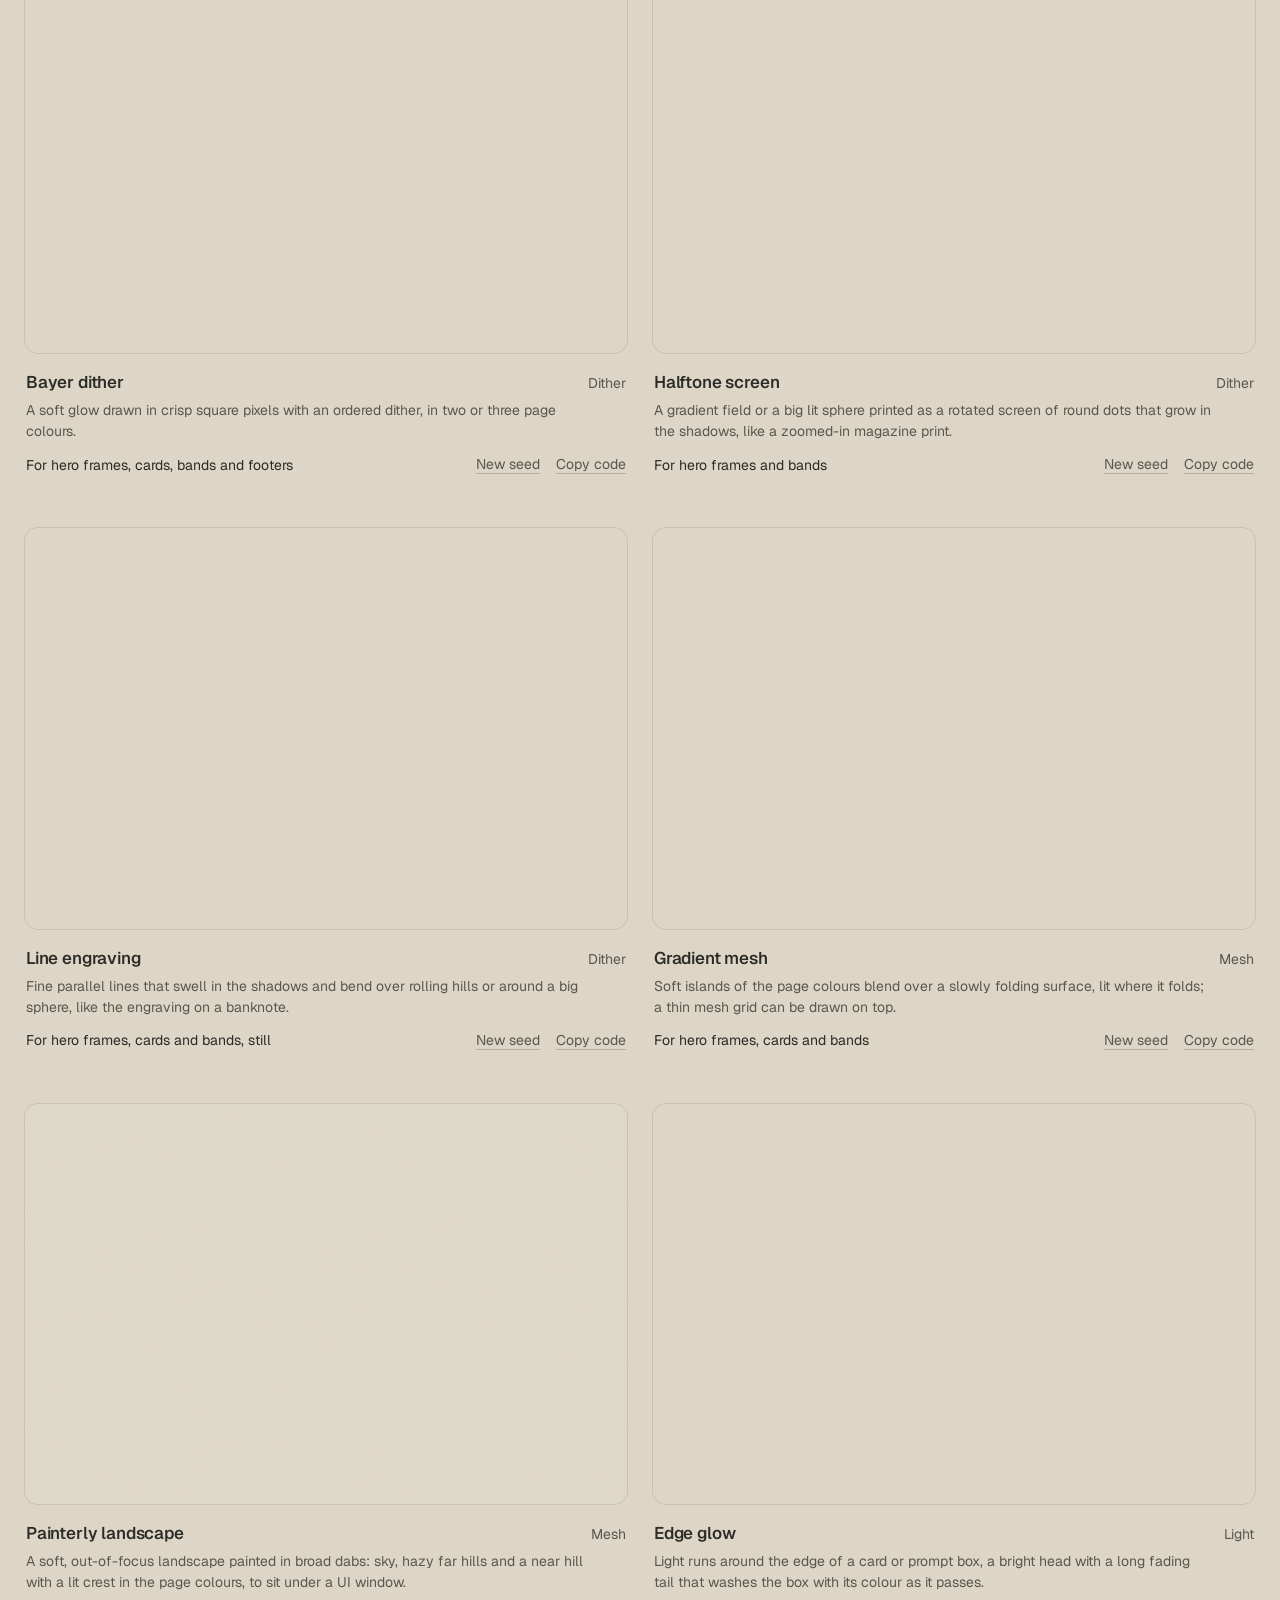
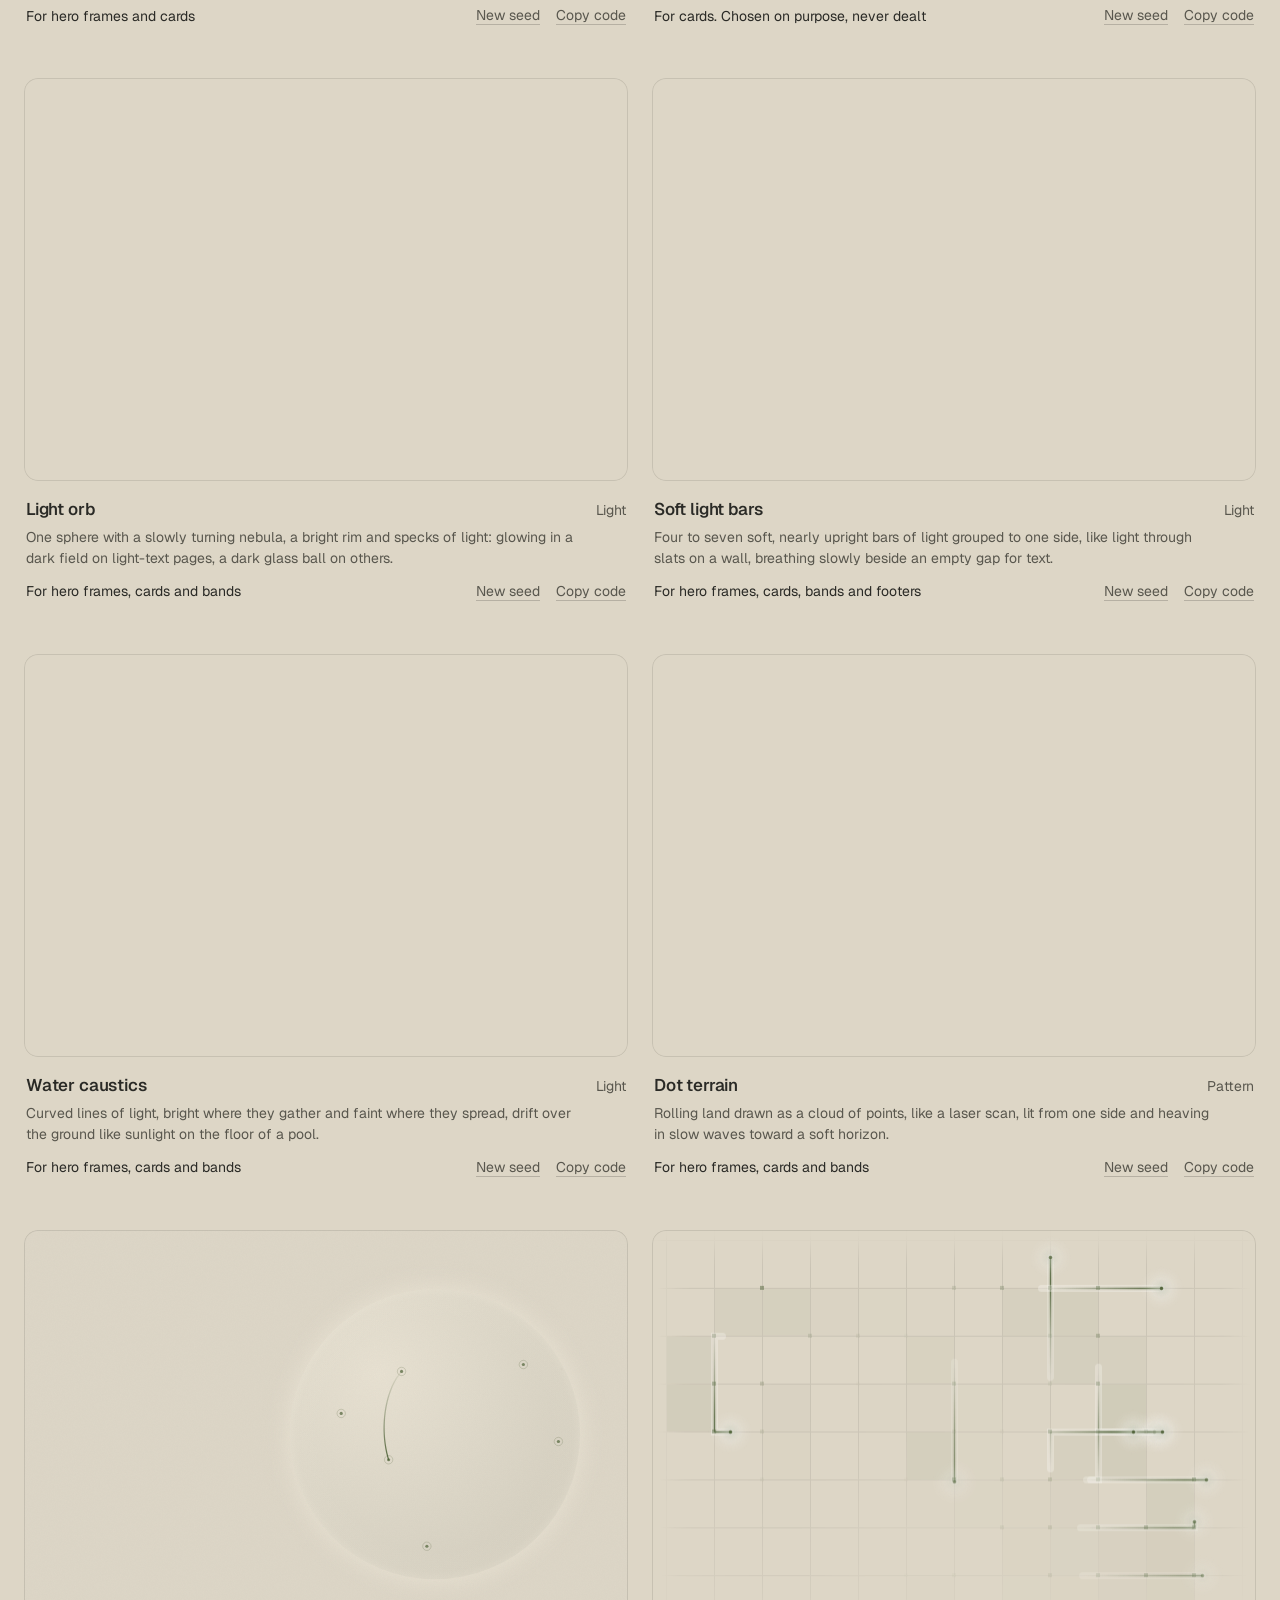
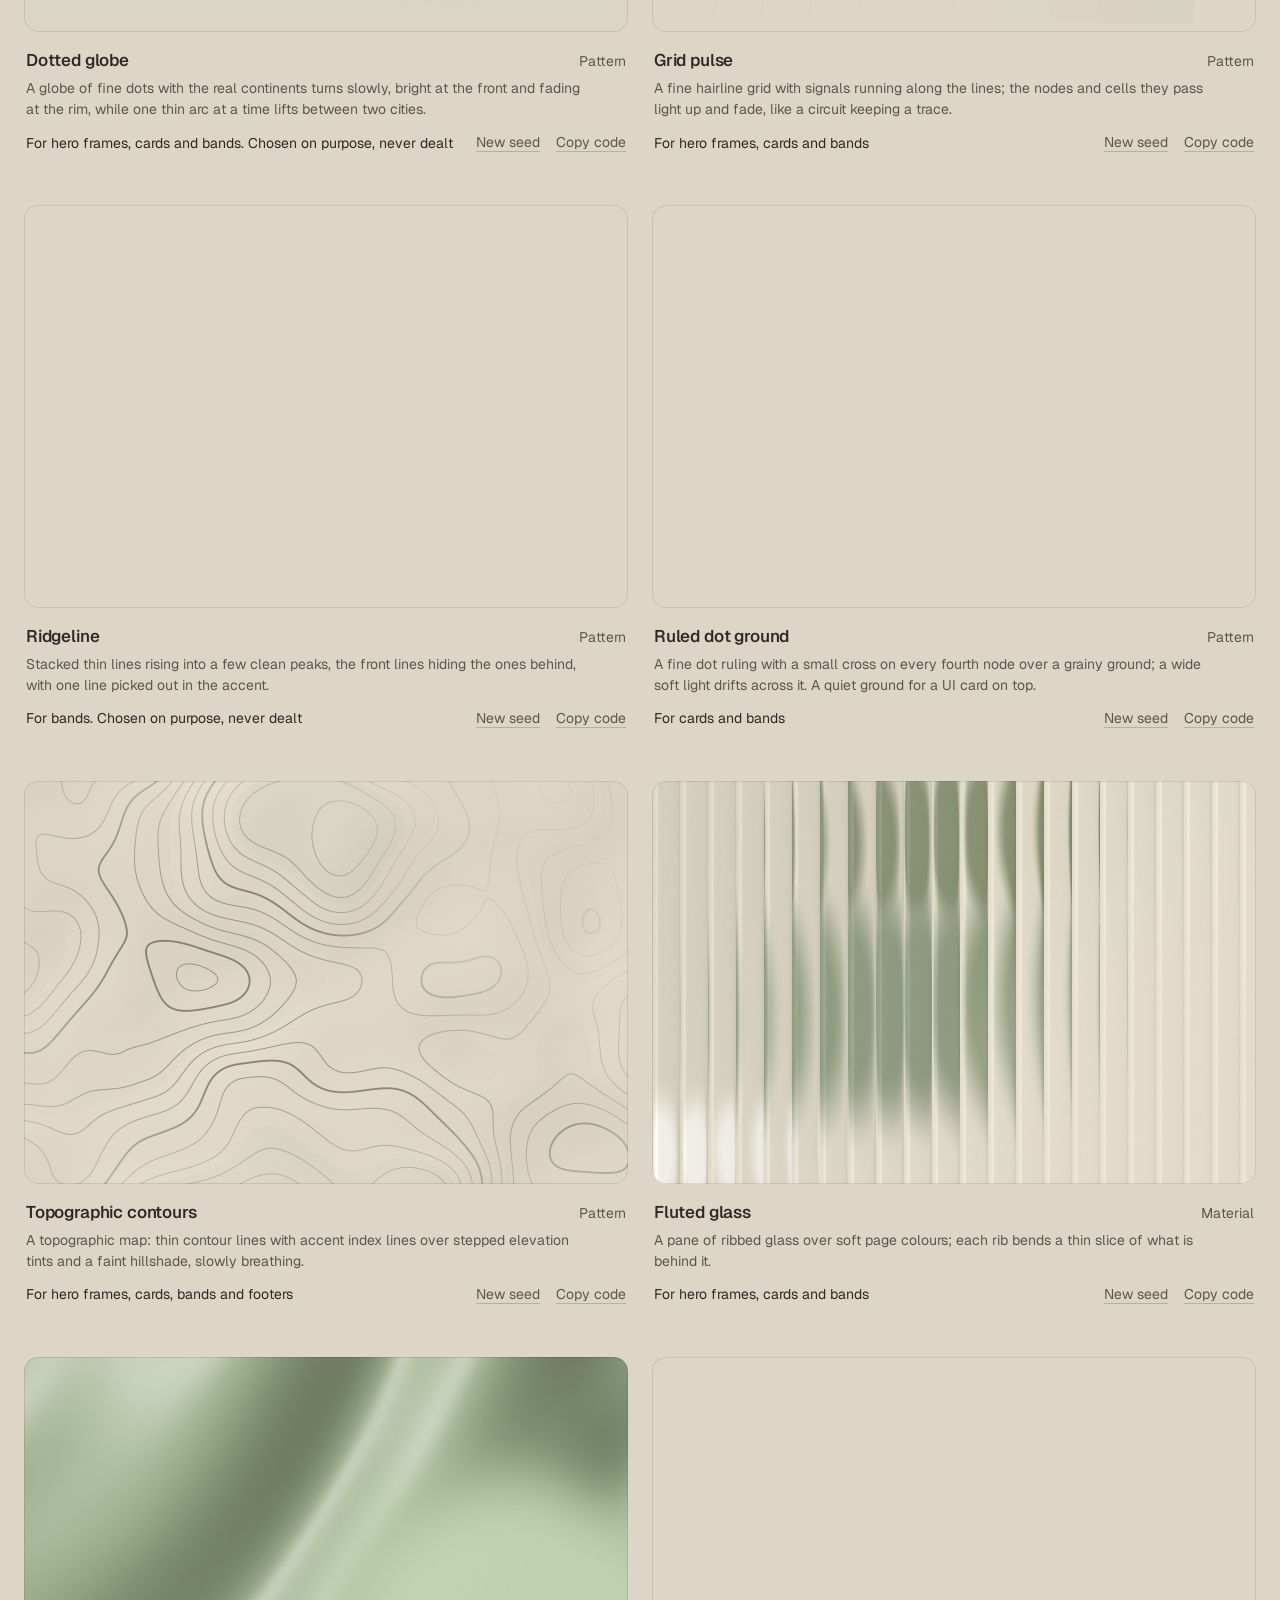
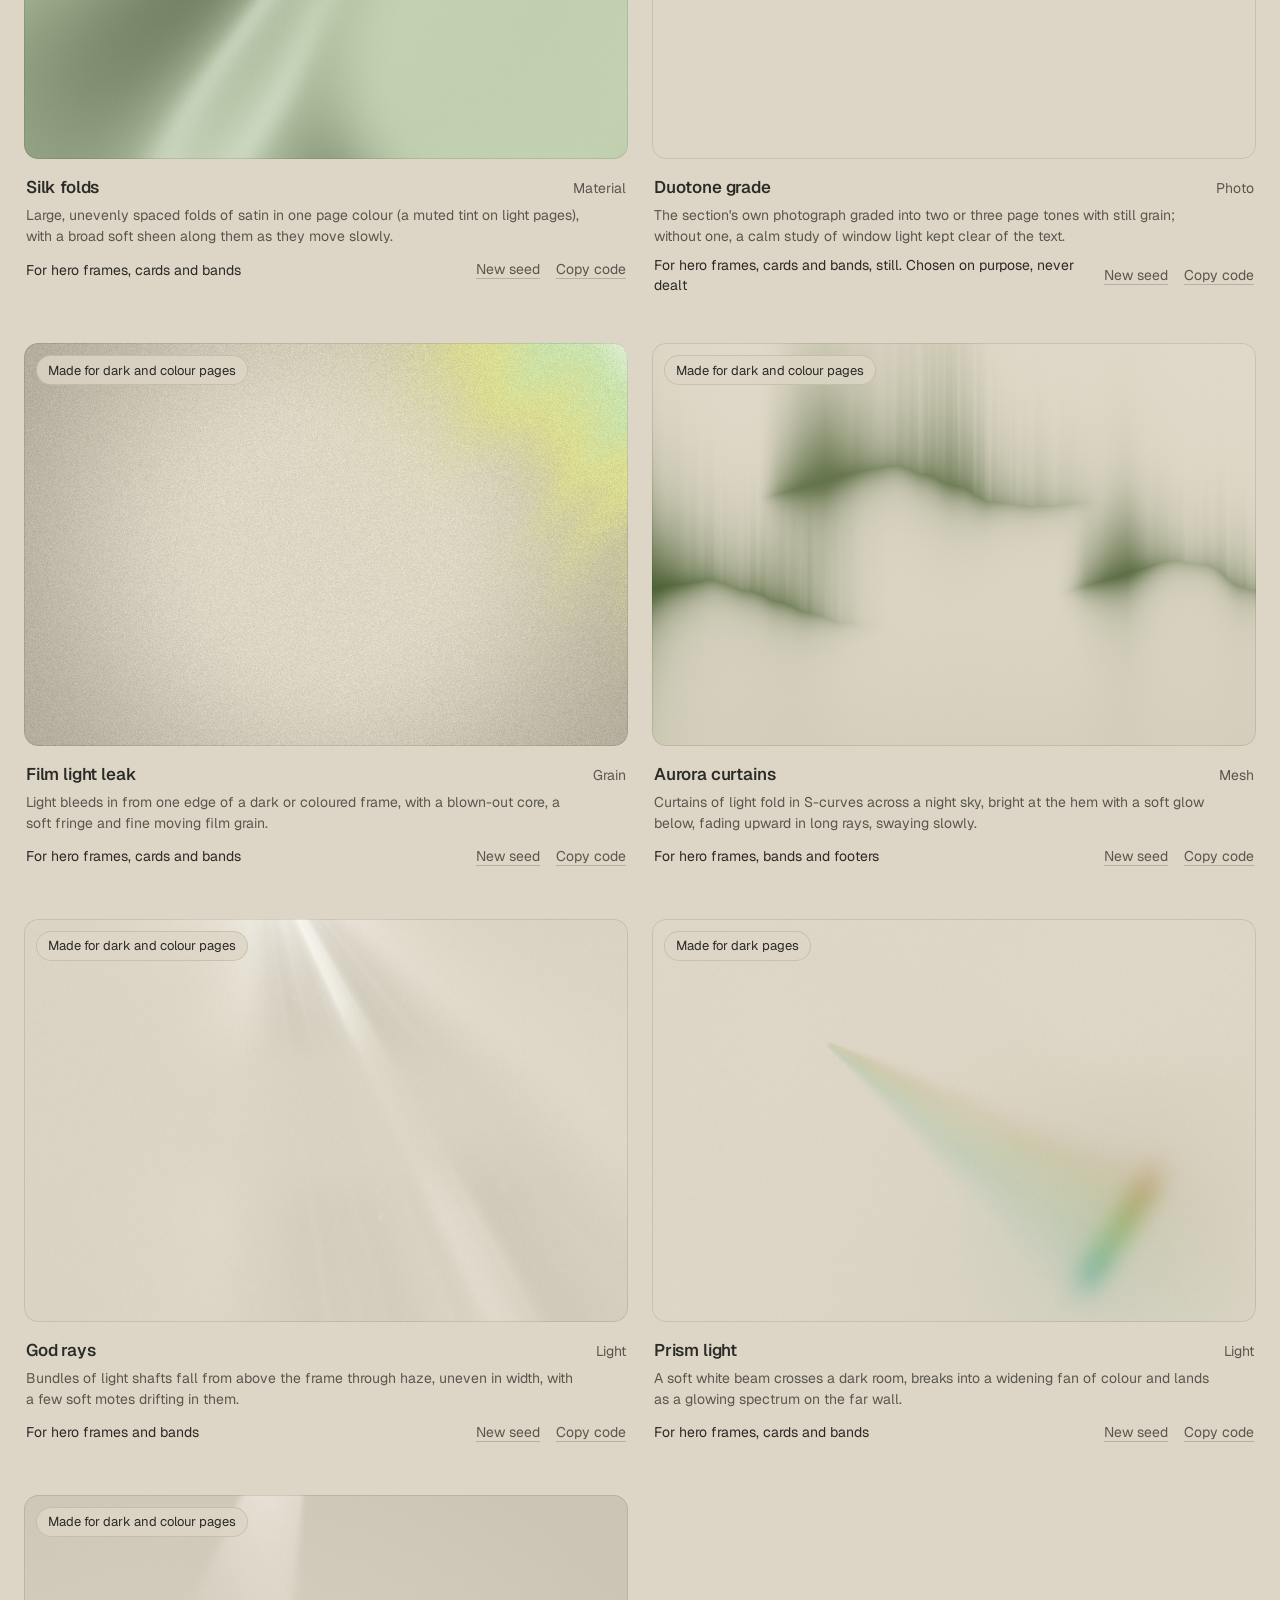
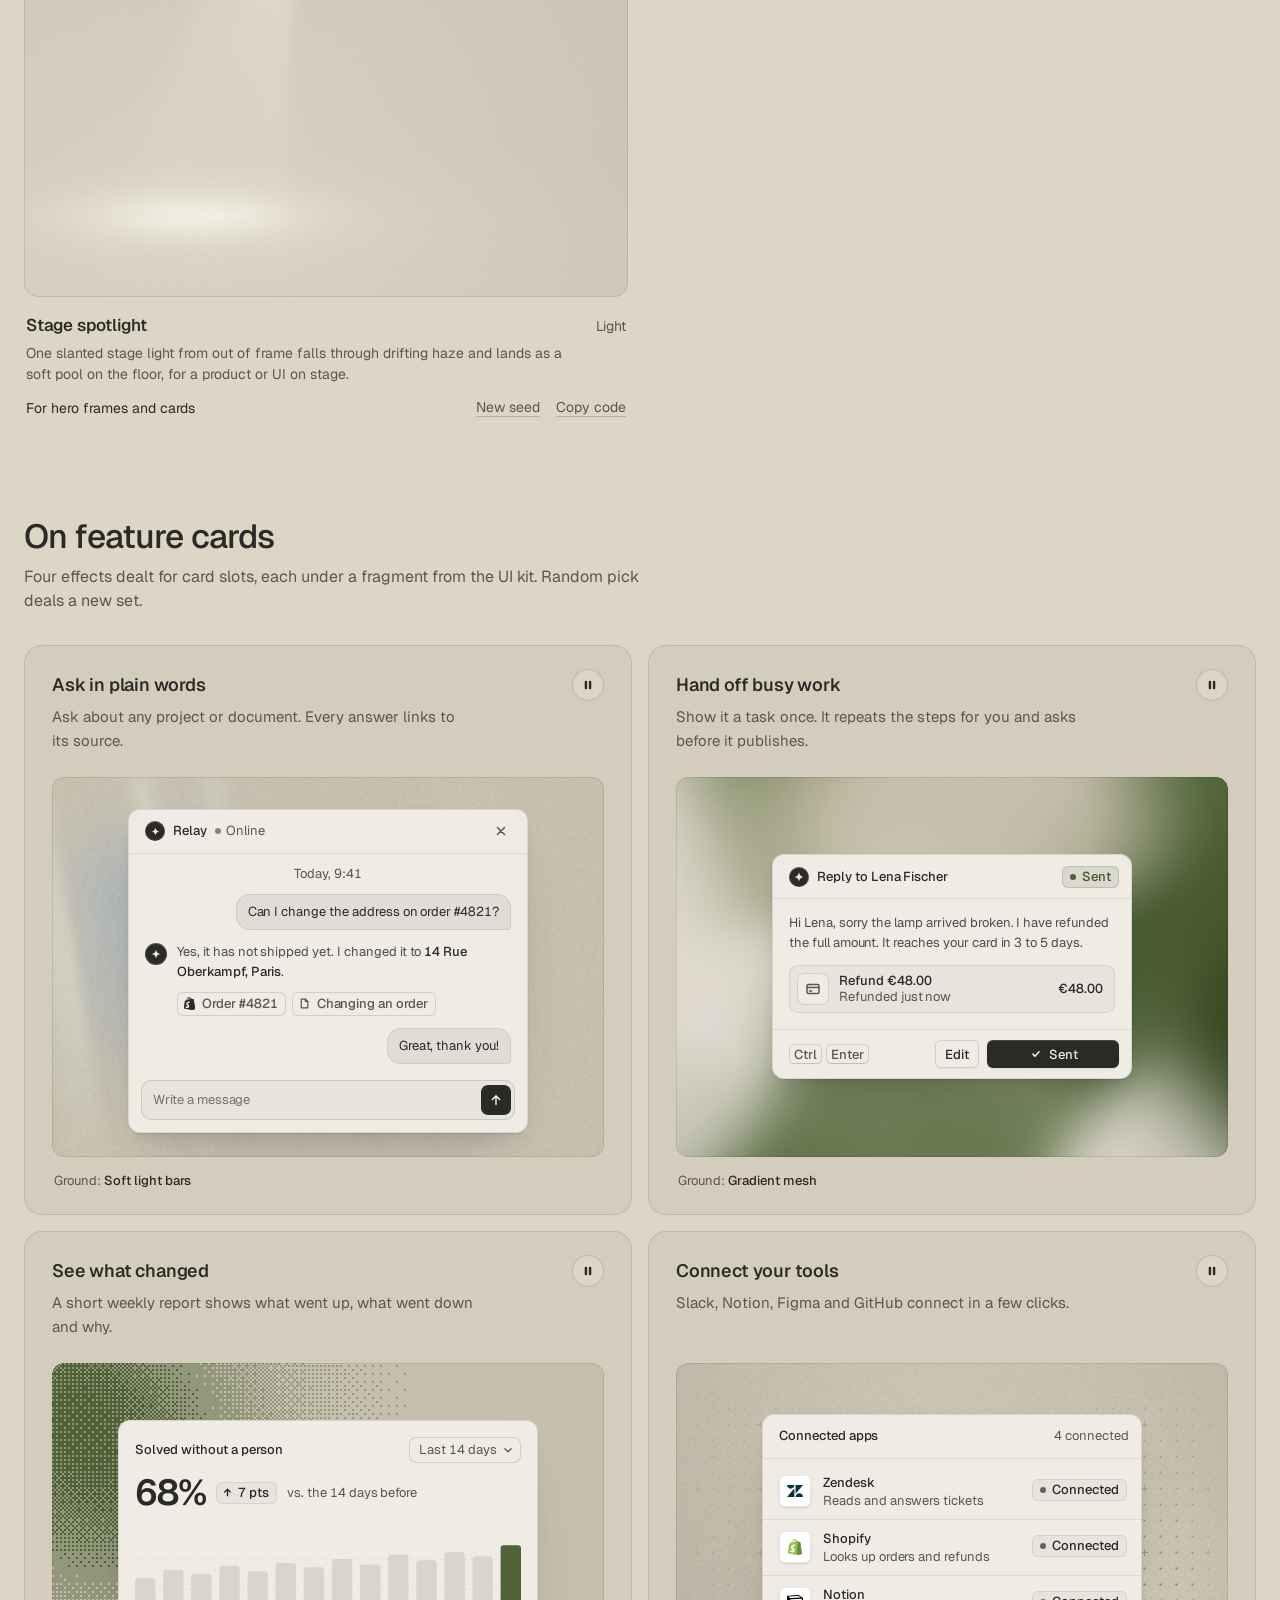
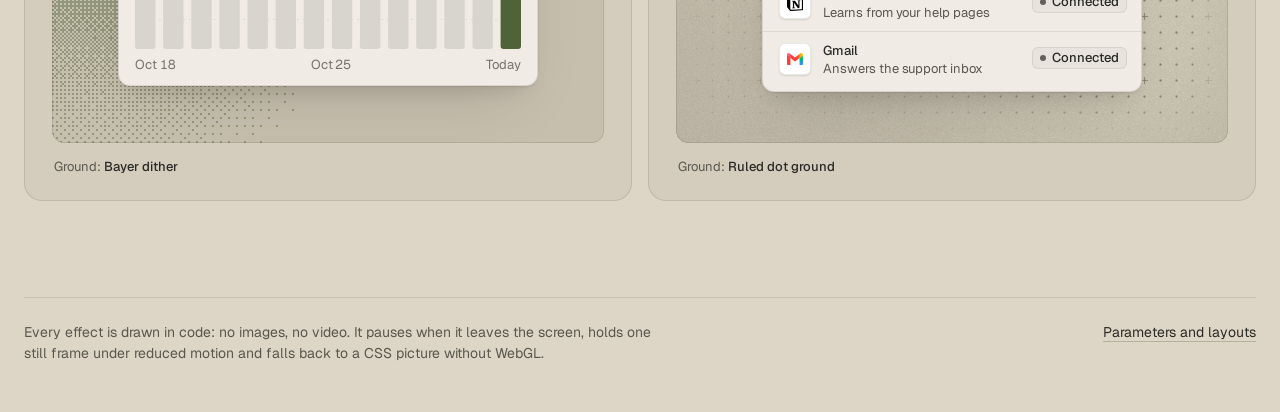
<file: .claude/skills/taste-skill/assets/effects/gallery.html>
<!doctype html>
<html lang="en">
<head>
<script>window.__tpGlMax = 16;   /* a gallery shows many live effects at once; a page of a site keeps the default 4 (fx.js) */</script>
<meta charset="utf-8">
<meta name="viewport" content="width=device-width, initial-scale=1">
<title>Effects library</title>
<meta name="description" content="Effects drawn in code for hero frames, feature cards and bands, in the page palette.">
<link rel="icon" href="data:,">
<link rel="preconnect" href="https://fonts.googleapis.com">
<link rel="preconnect" href="https://fonts.gstatic.com" crossorigin>
<link href="https://fonts.googleapis.com/css2?family=Geist:wght@100..900&family=Geist+Mono:wght@100..900&display=swap" rel="stylesheet">
<style>
  /* the page palette; the script sets these from the palette switcher */
  :root {
    --bg: #ddd6c6; --surface: #d2cab8; --ink: #2a2a26; --muted: #59574e; --accent: #4f6238; --accent-ink: #ffffff;
    --card: #d2cab8; --panel: #cbc3b1; --win: #eeebe3; --win-surface: #e4e0d6;
    color-scheme: light;
  }
  @media (prefers-color-scheme: dark) {
    :root:not([data-theme="light"]) {
      --bg: #0a0d14; --surface: #131824; --ink: #e9edf3; --muted: #8891a1; --accent: #5ab9fc; --accent-ink: #0a0d14;
      --card: #131824; --panel: #0a0d14; --win: #1d2230; --win-surface: #262c3b;
      color-scheme: dark;
    }
  }
  :root[data-theme="dark"] {
    --bg: #0a0d14; --surface: #131824; --ink: #e9edf3; --muted: #8891a1; --accent: #5ab9fc; --accent-ink: #0a0d14;
    --card: #131824; --panel: #0a0d14; --win: #1d2230; --win-surface: #262c3b;
    color-scheme: dark;
  }
  :root {
    --line: color-mix(in oklab, var(--ink) 12%, transparent);
    --line-2: color-mix(in oklab, var(--ink) 22%, transparent);
    --chip: color-mix(in oklab, var(--ink) 6%, var(--bg));
    --font: "Geist", ui-sans-serif, system-ui, -apple-system, "Segoe UI", Roboto, "Helvetica Neue", Arial, sans-serif;
    --mono: "Geist Mono", ui-monospace, "SFMono-Regular", Consolas, monospace;
    --wrap: 1320px;
    --gut: 24px;
  }
  * { box-sizing: border-box; }
  html { -webkit-text-size-adjust: 100%; scroll-behavior: smooth; }
  @media (prefers-reduced-motion: reduce) { html { scroll-behavior: auto; } }
  body {
    margin: 0; background: var(--bg); color: var(--ink);
    font: 15px/1.5 var(--font); -webkit-font-smoothing: antialiased; font-feature-settings: "ss01" 0;
    overflow-x: hidden;
  }
  button, select { font: inherit; color: inherit; }
  :focus-visible { outline: 2px solid var(--accent); outline-offset: 2px; }
  .wrap { max-width: calc(var(--wrap) + 2 * var(--gut)); margin: 0 auto; padding: 0 var(--gut); }

  /* top bar */
  .top { position: sticky; top: 0; z-index: 50; background: color-mix(in oklab, var(--bg) 86%, transparent);
    backdrop-filter: blur(16px) saturate(1.2); -webkit-backdrop-filter: blur(16px) saturate(1.2); border-bottom: 1px solid var(--line); }
  .top-in { display: flex; align-items: center; gap: 12px 8px; padding-top: 12px; padding-bottom: 12px; }
  .top-in .controls { margin-left: auto; }
  .brand { display: flex; align-items: baseline; gap: 12px; min-width: 0; }
  .brand b { font-size: 15px; font-weight: 600; letter-spacing: -0.01em; white-space: nowrap; }
  .brand span { color: var(--muted); font-size: 14px; white-space: nowrap; }
  .controls { display: flex; align-items: center; gap: 8px; flex-wrap: wrap; }
  .seg { display: inline-flex; padding: 3px; border-radius: 10px; background: var(--chip); box-shadow: inset 0 0 0 1px var(--line); }
  .seg button { height: 30px; border: 0; background: transparent; padding: 0 12px; border-radius: 7px; cursor: pointer; color: var(--muted); font-size: 14px; }
  .seg button[aria-pressed="true"] { background: var(--bg); color: var(--ink); box-shadow: 0 0 0 1px var(--line), 0 1px 2px rgb(0 0 0 / 0.08); }
  .btn, .select {
    height: 36px; padding: 0 14px; border-radius: 10px; border: 0; background: var(--bg); color: var(--ink);
    box-shadow: inset 0 0 0 1px var(--line-2); cursor: pointer; display: inline-flex; align-items: center; gap: 8px;
    font-size: 14px; font-weight: 500; white-space: nowrap;
  }
  .btn:hover, .select:hover { box-shadow: inset 0 0 0 1px color-mix(in oklab, var(--ink) 38%, transparent); }
  .btn--primary { background: var(--accent); color: var(--accent-ink); box-shadow: none; }
  .btn--primary:hover { box-shadow: none; background: color-mix(in oklab, var(--accent) 88%, var(--ink)); }
  .btn svg { width: 16px; height: 16px; flex: none; }
  .select { max-width: 220px; padding-right: 10px; }

  /* hero: a dealt hero effect with text in its calm area */
  .hero { position: relative; margin-top: 24px; height: clamp(480px, 68vh, 660px); border-radius: 20px; overflow: hidden;
    display: flex; flex-direction: column; justify-content: flex-end; }
  .hero::after, .stage::after, .panel::after { content: ""; position: absolute; inset: 0; border-radius: inherit; box-shadow: inset 0 0 0 1px var(--line); pointer-events: none; z-index: 2; }
  .hero-copy { position: relative; z-index: 1; padding: 56px; max-width: 760px; }
  .hero h1 { max-width: 9.5em; margin: 0 0 18px; font-size: clamp(38px, 3.4vw + 10px, 62px); line-height: 1.02; letter-spacing: -0.035em; font-weight: 520; text-wrap: balance; }
  .hero p { margin: 0; max-width: 44ch; font-size: 18px; line-height: 28px; color: var(--muted); text-wrap: pretty; }
  .hero-tag { position: absolute; right: 20px; bottom: 20px; z-index: 3; }
  .tag { display: inline-flex; align-items: center; gap: 8px; height: 30px; padding: 0 12px; border-radius: 999px; font-size: 13px;
    background: color-mix(in oklab, var(--bg) 82%, transparent); color: var(--ink); box-shadow: inset 0 0 0 1px var(--line);
    backdrop-filter: blur(10px); -webkit-backdrop-filter: blur(10px); white-space: nowrap; }
  .tag span { color: var(--muted); }

  /* sections */
  section { padding-top: 96px; }
  .sec-head { display: flex; align-items: flex-end; justify-content: space-between; gap: 24px 48px; flex-wrap: wrap; margin-bottom: 32px; }
  .sec-head h2 { margin: 0 0 10px; font-size: clamp(28px, 1.2vw + 18px, 36px); line-height: 1.1; letter-spacing: -0.025em; font-weight: 520; }
  .sec-head p { margin: 0; color: var(--muted); max-width: 56ch; font-size: 16px; line-height: 24px; text-wrap: pretty; }
  .filters { display: flex; flex-wrap: wrap; gap: 6px; }
  .filters button { height: 32px; padding: 0 12px; border-radius: 999px; border: 0; cursor: pointer; font-size: 14px; color: var(--muted);
    background: transparent; box-shadow: inset 0 0 0 1px var(--line); }
  .filters button b { font-weight: 500; }
  .filters button span { margin-left: 6px; font-variant-numeric: tabular-nums; opacity: 0.75; }
  .filters button[aria-pressed="true"] { background: var(--ink); color: var(--bg); box-shadow: none; }

  /* the grid of every effect: one size of tile, labels under the picture */
  .grid { display: grid; grid-template-columns: repeat(2, minmax(0, 1fr)); gap: 48px 24px; }
  .tile { min-width: 0; display: flex; flex-direction: column; }
  .tile[hidden] { display: none; }
  .stage { position: relative; aspect-ratio: 3 / 2; border-radius: 14px; overflow: hidden; background: var(--bg); }
  .badge { position: absolute; top: 12px; left: 12px; z-index: 3; }
  .info { padding: 16px 2px 0; display: grid; gap: 6px; }
  .info-top { display: flex; align-items: baseline; justify-content: space-between; gap: 16px; }
  .info h3 { margin: 0; font-size: 17px; line-height: 24px; font-weight: 560; letter-spacing: -0.01em; }
  .fam { flex: none; font-size: 14px; color: var(--muted); }
  .look { margin: 0; color: var(--muted); font-size: 14px; line-height: 21px; max-width: 62ch; min-height: 42px;
    display: -webkit-box; -webkit-line-clamp: 2; -webkit-box-orient: vertical; overflow: hidden; }
  .info-foot { display: flex; align-items: center; justify-content: space-between; gap: 16px; margin-top: 2px; }
  .for { margin: 0; font-size: 14px; line-height: 20px; }
  .links { flex: none; display: flex; gap: 16px; }
  .links button { border: 0; background: none; padding: 4px 0; cursor: pointer; font-size: 14px; color: var(--muted);
    text-decoration: underline; text-decoration-color: var(--line-2); text-underline-offset: 4px; }
  .links button:hover { color: var(--ink); text-decoration-color: currentColor; }

  /* feature cards: an effect ground in the inset panel and a UI fragment on top */
  .cards { display: grid; grid-template-columns: repeat(2, minmax(0, 1fr)); gap: 16px; }
  .card { background: var(--card); border-radius: 18px; padding: 28px 28px 24px; box-shadow: inset 0 0 0 1px var(--line); display: flex; flex-direction: column; min-width: 0; }
  .card h3 { margin: 0 0 8px; font-size: 18px; line-height: 24px; font-weight: 560; letter-spacing: -0.01em; }
  .card > p:not(.ground) { margin: 0; color: var(--muted); font-size: 15px; line-height: 24px; max-width: 44ch; min-height: 48px; text-wrap: pretty; }
  .panel { position: relative; margin-top: 24px; height: 380px; border-radius: 12px; overflow: hidden; display: grid; place-items: center; padding: 32px; }
  .panel--bleed { place-items: end center; padding-bottom: 0; }
  .panel--bleed > .slot { margin-bottom: -48px; }
  .slot { position: relative; z-index: 1; max-width: 100%;
    --ui-font: var(--font); --ui-mono: var(--mono); --ui-radius: 12px;
    --fx-bg: var(--win); --fx-surface: var(--win-surface); --fx-ink: var(--ink); --fx-muted: var(--muted);
    --fx-accent: var(--accent); --fx-accent-ink: var(--accent-ink); }
  .ground { margin: 14px 2px 0; font-size: 13px; line-height: 20px; color: var(--muted); }
  .ground b { font-weight: 500; color: var(--ink); }

  .foot { padding-top: 96px; padding-bottom: 48px; }
  .foot-in > div { border-top: 1px solid var(--line); padding-top: 24px; display: flex; justify-content: space-between; gap: 16px 48px; flex-wrap: wrap; color: var(--muted); font-size: 14px; }
  .foot-in p { margin: 0; max-width: 72ch; }
  .foot a { color: var(--ink); text-underline-offset: 4px; text-decoration-color: var(--line-2); }
  .empty { padding: 64px 0; color: var(--muted); }

  .toast { position: fixed; left: 50%; bottom: 24px; z-index: 60; transform: translate(-50%, 16px); opacity: 0; pointer-events: none;
    max-width: calc(100vw - 32px); padding: 10px 16px; border-radius: 12px; background: var(--ink); color: var(--bg); font-size: 14px;
    transition: opacity .2s ease, transform .2s ease; }
  .toast.on { opacity: 1; transform: translate(-50%, 0); }

  @media (max-width: 1080px) {
    .hero-copy { padding: 40px; }
  }
  @media (max-width: 860px) {
    .grid, .cards { grid-template-columns: minmax(0, 1fr); }
    .grid { gap: 40px; }
  }
  @media (max-width: 720px) {
    :root { --gut: 16px; }
    .top { position: static; }
    .brand span, .select { display: none; }
    .top-in { display: grid; grid-template-columns: 1fr auto; grid-template-areas: "brand deal" "controls controls"; }
    .brand { grid-area: brand; }
    #deal { grid-area: deal; }
    .top-in .controls { grid-area: controls; margin-left: 0; flex-wrap: nowrap; }
    .seg { flex: 1; }
    .seg button { flex: 1; }
    .hero { margin-top: 16px; height: 560px; border-radius: 16px; }
    .hero-copy { padding: 28px 24px 72px; }
    .hero p { font-size: 16px; line-height: 24px; }
    .hero-tag { left: 24px; right: auto; bottom: 20px; }
    section { padding-top: 72px; }
    .card { padding: 20px; }
    .panel { height: 340px; padding: 20px 16px; }
    .info-foot { flex-wrap: wrap; }
  }
</style>
</head>
<body>
<header class="top">
  <div class="wrap top-in">
    <div class="brand"><b>Effects library</b><span id="count"></span></div>
    <div class="controls">
      <div class="seg" role="group" aria-label="Palette kind">
        <button type="button" data-kind="light">Light</button>
        <button type="button" data-kind="dark">Dark</button>
        <button type="button" data-kind="colour">Colour</button>
      </div>
      <select class="select" id="pal" aria-label="Palette"></select>
      <button type="button" class="btn" id="pause" aria-pressed="false">Pause</button>
    </div>
    <button type="button" class="btn btn--primary" id="deal">
        <svg viewBox="0 0 16 16" aria-hidden="true"><path d="M2.5 4.5h2.2c1.2 0 2 .6 2.7 1.6l1.2 1.8c.7 1 1.5 1.6 2.7 1.6h2.2M11.6 2.5l2 2-2 2M2.5 11.5h2.2c.9 0 1.6-.3 2.2-.9M11.6 9.5l2 2-2 2M9.3 5.4c.6-.6 1.3-.9 2.1-.9" fill="none" stroke="currentColor" stroke-width="1.5" stroke-linecap="round" stroke-linejoin="round"/></svg>
        Random pick
    </button>
  </div>
</header>

<main>
  <div class="wrap">
    <div class="hero" id="hero">
      <div class="hero-copy">
        <h1>Effects for hero frames and feature cards</h1>
        <p id="lede">Grain, dither, mesh, light, liquid, pattern and material grounds, drawn in code. Every colour comes from the page palette, and each page is dealt its own at random.</p>
      </div>
      <div class="hero-tag"><span class="tag" id="hero-tag"><span>Hero</span> <b></b></span></div>
    </div>
  </div>

  <section id="all">
    <div class="wrap">
      <div class="sec-head">
        <div>
          <h2>All effects</h2>
          <p>Each one live, in the palette above. A tile names the effect, its family and the slots it is made for.</p>
        </div>
        <div class="filters" id="filters" role="group" aria-label="Family"></div>
      </div>
      <div class="grid" id="grid"></div>
    </div>
  </section>

  <section id="cards">
    <div class="wrap">
      <div class="sec-head">
        <div>
          <h2>On feature cards</h2>
          <p>Four effects dealt for card slots, each under a fragment from the UI kit. Random pick deals a new set.</p>
        </div>
      </div>
      <div class="cards">
        <article class="card">
          <h3>Ask in plain words</h3>
          <p>Ask about any project or document. Every answer links to its source.</p>
          <div class="panel" data-card="0"><div class="slot" data-ui-load="chat"></div></div>
          <p class="ground">Ground: <b></b></p>
        </article>
        <article class="card">
          <h3>Hand off busy work</h3>
          <p>Show it a task once. It repeats the steps for you and asks before it publishes.</p>
          <div class="panel" data-card="1"><div class="slot" data-ui-load="cursor"></div></div>
          <p class="ground">Ground: <b></b></p>
        </article>
        <article class="card">
          <h3>See what changed</h3>
          <p>A short weekly report shows what went up, what went down and why.</p>
          <div class="panel" data-card="2"><div class="slot" data-ui-load="stat"></div></div>
          <p class="ground">Ground: <b></b></p>
        </article>
        <article class="card">
          <h3>Connect your tools</h3>
          <p>Slack, Notion, Figma and GitHub connect in a few clicks.</p>
          <div class="panel" data-card="3"><div class="slot" data-ui-load="integrations"></div></div>
          <p class="ground">Ground: <b></b></p>
        </article>
      </div>
    </div>
  </section>

  <footer class="foot">
    <div class="wrap foot-in"><div>
      <p>Every effect is drawn in code: no images, no video. It pauses when it leaves the screen, holds one still frame under reduced motion and falls back to a CSS picture without WebGL.</p>
      <p><a id="lab" href="lab.html">Parameters and layouts</a></p>
    </div></div>
  </footer>
</main>
<div class="toast" id="toast" role="status" aria-live="polite"></div>

<script id="paths" type="application/json">{"fx": "./", "ui": "../ui/"}</script>
<script id="palettes" type="application/json">[{"id":"white-link-blue","name":"Sheet and biro","bg":"#ffffff","surface":"#f4f4f4","ink":"#111111","muted":"#6b6b6b","accent":"#1a4be0","accentInk":"#ffffff"},{"id":"cool-white-slate","name":"Frost and slate","bg":"#f7f9fa","surface":"#ecf0f2","ink":"#1f3038","muted":"#5d6b72","accent":"#0d7480","accentInk":"#ffffff"},{"id":"rose-grey-green","name":"Rose grey, green","bg":"#ebe5e3","surface":"#e1dad7","ink":"#2b2622","muted":"#6a615d","accent":"#0f7d45","accentInk":"#ffffff"},{"id":"paper-grey-brass","name":"Newsprint and brass","bg":"#e8e8e3","surface":"#dcdcd6","ink":"#181715","muted":"#63625c","accent":"#bfb21a","accentInk":"#181715"},{"id":"stone-blueprint","name":"Stone and blueprint","bg":"#dfdedb","surface":"#d3d2ce","ink":"#26251e","muted":"#5f5d55","accent":"#2456d6","accentInk":"#ffffff"},{"id":"white-navy-tab","name":"Navy on white","bg":"#ffffff","surface":"#f4f4f2","ink":"#1f2b4d","muted":"#6a7186","accent":"#f7941d","accentInk":"#1f2b4d"},{"id":"three-stones","name":"Three stones","bg":"#eeecea","surface":"#e4e1dd","ink":"#333231","muted":"#6b6763","accent":"#5c6b54","accentInk":"#ffffff"},{"id":"putty-black-teal","name":"Putty and black","bg":"#dedad3","surface":"#d3cec6","ink":"#0a0a0a","muted":"#5c5852","accent":"#256f82","accentInk":"#ffffff"},{"id":"moss-sand","name":"Sand and moss","bg":"#ddd6c6","surface":"#d2cab8","ink":"#2a2a26","muted":"#59574e","accent":"#4f6238","accentInk":"#ffffff"},{"id":"green-mat-chocolate","name":"Bone, green, chocolate","bg":"#e5e1d8","surface":"#dad5ca","ink":"#2a1d17","muted":"#6b5b51","accent":"#456f3a","accentInk":"#ffffff"},{"id":"lunar-grey-bronze","name":"Lunar and bronze","bg":"#111111","surface":"#1c1c1c","ink":"#f2f2f2","muted":"#8f8f8f","accent":"#a08672","accentInk":"#111111"},{"id":"blue-black-cornflower","name":"Night and sky blue","bg":"#0a0d14","surface":"#131824","ink":"#e9edf3","muted":"#8891a1","accent":"#5ab9fc","accentInk":"#0a0d14"},{"id":"green-black-bone","name":"Green-black and bone","bg":"#161c1a","surface":"#1f2725","ink":"#e3e2da","muted":"#8e948d","accent":"#9fc7b8","accentInk":"#161c1a"},{"id":"black-crimson","name":"Black and crimson","bg":"#0a0a0a","surface":"#151515","ink":"#efefef","muted":"#8c8c8c","accent":"#b11226","accentInk":"#ffffff"},{"id":"forest-pale-lime","name":"Forest and lime","bg":"#0f1f10","surface":"#162a17","ink":"#ffffff","muted":"#9aa39a","accent":"#c6f19d","accentInk":"#0f1f10"},{"id":"charcoal-room-sage","name":"Charcoal and sage","bg":"#1c1c1c","surface":"#262626","ink":"#f1f1ef","muted":"#9a9b96","accent":"#8fa68e","accentInk":"#1c1c1c"},{"id":"warm-black-gold","name":"Warm black, gold","bg":"#0c0a08","surface":"#181512","ink":"#ffffff","muted":"#8f8a84","accent":"#c9a45a","accentInk":"#0c0a08"},{"id":"graphite-safety-orange","name":"Graphite and orange","bg":"#18191b","surface":"#222427","ink":"#eff0f1","muted":"#9c9ea3","accent":"#ff4a1f","accentInk":"#18191b"},{"id":"soot-pale-lime","name":"Soot and lime","bg":"#0f0f0f","surface":"#1a1a1a","ink":"#ffffff","muted":"#8f8f8f","accent":"#dafa9c","accentInk":"#0f0f0f"},{"id":"plum-black-pink","name":"Plum-black and pink","bg":"#0d060b","surface":"#1b0e17","ink":"#ffffff","muted":"#9a8f97","accent":"#ff488b","accentInk":"#0d060b"},{"id":"white-signal-red","name":"Signal red, white","bg":"#ffffff","surface":"#f2f2f2","ink":"#0a0a0a","muted":"#6b6b6b","accent":"#d92b21","accentInk":"#ffffff"},{"id":"white-mint-tiles","name":"Greys and mint","bg":"#ffffff","surface":"#f3f3f3","ink":"#232323","muted":"#6e6e6e","accent":"#a1ffcb","accentInk":"#232323"},{"id":"cool-grey-cobalt","name":"Cool grey, cobalt","bg":"#eef0f3","surface":"#e2e5ea","ink":"#0b0c0e","muted":"#5d6470","accent":"#1f2de6","accentInk":"#ffffff"},{"id":"offwhite-bottle-yellow","name":"Bottle ink, yellow","bg":"#f7f7f7","surface":"#ebebeb","ink":"#0d2a1c","muted":"#5f6b64","accent":"#f6e016","accentInk":"#0d2a1c"},{"id":"teal-on-paper","name":"Teal on paper","bg":"#f7f9f8","surface":"#ebf0ee","ink":"#06525c","muted":"#2f737d","accent":"#06525c","accentInk":"#f7f9f8"},{"id":"navy-pink","name":"Navy and pink","bg":"#1a2039","surface":"#212846","ink":"#f9a3c0","muted":"#b9879c","accent":"#f9a3c0","accentInk":"#1a2039"},{"id":"blush-aubergine","name":"Blush and aubergine","bg":"#edccbe","surface":"#e8c2b2","ink":"#351a2b","muted":"#6c4857","accent":"#351a2b","accentInk":"#edccbe"},{"id":"cobalt-on-sand","name":"Cobalt on sand","bg":"#e6dbc7","surface":"#ddd0b9","ink":"#062b8a","muted":"#3a5aa8","accent":"#062b8a","accentInk":"#e6dbc7"},{"id":"oxblood-grey","name":"Oxblood and grey","bg":"#e2e2e2","surface":"#d6d6d6","ink":"#7d0c14","muted":"#7a4a4e","accent":"#7d0c14","accentInk":"#e2e2e2"},{"id":"olive-on-bone","name":"Olive on bone","bg":"#ecebe7","surface":"#e1dfd9","ink":"#38450f","muted":"#5d683a","accent":"#38450f","accentInk":"#ecebe7"},{"id":"burgundy-bubblegum","name":"Burgundy and bubblegum","bg":"#3d0012","surface":"#4d0519","ink":"#ff99d3","muted":"#c77aa0","accent":"#ff99d3","accentInk":"#3d0012"},{"id":"bottle-green-gold","name":"Bottle green, gold","bg":"#133621","surface":"#1a4429","ink":"#f4d96c","muted":"#b3a55e","accent":"#f4d96c","accentInk":"#133621"},{"id":"cobalt-field","name":"Cobalt field","bg":"#0034eb","surface":"#002fd6","ink":"#ffffff","muted":"#dfe4f2","accent":"#e9e34a","accentInk":"#111111"},{"id":"mustard-field","name":"Mustard and black","bg":"#e1ac10","surface":"#cd9d0f","ink":"#0b0b0b","muted":"#4d3d0a","accent":"#24338f","accentInk":"#ffffff"},{"id":"carmine-field","name":"Carmine field","bg":"#9c1220","surface":"#8a101c","ink":"#ffffff","muted":"#f0b9bd","accent":"#ffd9dc","accentInk":"#9c1220"},{"id":"pink-field-lime","name":"Bubblegum and lime","bg":"#ff87ab","surface":"#ff739d","ink":"#0a0a0a","muted":"#6b1f3a","accent":"#def915","accentInk":"#0a0a0a"},{"id":"sky-field-navy","name":"Sky and navy","bg":"#6bb4ee","surface":"#7dbdf0","ink":"#0e1822","muted":"#1b3d5c","accent":"#ff5a1f","accentInk":"#0e1822"},{"id":"orange-field-black","name":"Orange and black","bg":"#ff7a1f","surface":"#ff8633","ink":"#050f16","muted":"#5a2306","accent":"#050f16","accentInk":"#ff7a1f"},{"id":"tobacco-olive","name":"Tobacco and olive","bg":"#472913","surface":"#55321a","ink":"#e4e0cf","muted":"#b39f84","accent":"#525e1b","accentInk":"#e4e0cf"},{"id":"poster-chapters","name":"Poster chapters","bg":"#e6e0d2","surface":"#dcd5c5","ink":"#1a1a1a","muted":"#5f5b52","accent":"#18bc42","accentInk":"#1a1a1a"},{"id":"blue-red-black","name":"Blue, red, black","bg":"#ffffff","surface":"#f3f3f3","ink":"#0a0a0a","muted":"#6b6b6b","accent":"#1f30e0","accentInk":"#ffffff"},{"id":"charcoal-primaries","name":"Charcoal and primaries","bg":"#191919","surface":"#242424","ink":"#ffffff","muted":"#9a9a9a","accent":"#0c7866","accentInk":"#ffffff"},{"id":"ultramarine-yellow","name":"Ultramarine and yellow","bg":"#1423b8","surface":"#1220a6","ink":"#ffffff","muted":"#e4e2d6","accent":"#1fc27a","accentInk":"#0a0a0a"},{"id":"candy-chapters","name":"Candy chapters","bg":"#ffd249","surface":"#f5c63c","ink":"#0a0a0a","muted":"#5e4a0a","accent":"#f53fd6","accentInk":"#0a0a0a"},{"id":"orange-sky-lime","name":"Orange, sky, lime","bg":"#ff8126","surface":"#ff8d3a","ink":"#111111","muted":"#5c2a05","accent":"#de194b","accentInk":"#ffffff"},{"id":"post-red-mustard","name":"Post red, mustard","bg":"#e2dccf","surface":"#d7d0c1","ink":"#2a1110","muted":"#6b524c","accent":"#4a6f84","accentInk":"#ffffff"},{"id":"mint-orange-grey","name":"Grey, mint, orange","bg":"#ffffff","surface":"#f5f5f5","ink":"#000000","muted":"#666666","accent":"#a7ff9c","accentInk":"#000000"},{"id":"report-blocks","name":"Report blocks","bg":"#ffffff","surface":"#f6f6f6","ink":"#000000","muted":"#5f5f5f","accent":"#fe7141","accentInk":"#000000"},{"id":"card-pastels","name":"Card pastels","bg":"#f7f7f5","surface":"#ebebe8","ink":"#000000","muted":"#666662","accent":"#d0106f","accentInk":"#ffffff"},{"id":"mint-pink-accounts","name":"Mint and pink","bg":"#f8f8f8","surface":"#eeeeee","ink":"#0a0a0a","muted":"#6a6a6a","accent":"#1f6b3a","accentInk":"#ffffff"},{"id":"swap-pastels","name":"Swapping pastels","bg":"#c3d7e5","surface":"#d0e0eb","ink":"#141414","muted":"#4a5068","accent":"#0f5257","accentInk":"#ffffff"},{"id":"blush-sage-slate","name":"Blush, sage, slate","bg":"#a6b3bc","surface":"#b2bdc5","ink":"#1c1c1c","muted":"#38424a","accent":"#2c3620","accentInk":"#e3e2da"},{"id":"candy-on-black","name":"Candy on black","bg":"#000000","surface":"#0d0d0d","ink":"#ffffff","muted":"#999999","accent":"#93f1f7","accentInk":"#000000"},{"id":"sky-sand","name":"Sky and sand","bg":"#cbe4f2","surface":"#bcdcee","ink":"#0a0a0a","muted":"#44606e","accent":"#b0298f","accentInk":"#ffffff"},{"id":"studio-grey","name":"Studio grey","bg":"#a8a8aa","surface":"#b4b4b6","ink":"#0e0e0e","muted":"#3a3a3c","accent":"#1f5c49","accentInk":"#ffffff"},{"id":"walnut-tan","name":"Walnut and tan","bg":"#2b2216","surface":"#382d1e","ink":"#e4e2da","muted":"#a39a8b","accent":"#bda38b","accentInk":"#2b2216"}]</script>
<script id="presets" type="application/json">{"light":"moss-sand","dark":"blue-black-cornflower","colour":"cobalt-field"}</script>
<script type="module">
  const $ = s => document.querySelector(s);
  const PATHS = JSON.parse($('#paths').textContent);
  const PALETTES = JSON.parse($('#palettes').textContent);
  const PRESETS = JSON.parse($('#presets').textContent);
  const byId = Object.fromEntries(PALETTES.map(p => [p.id, p]));
  const q = new URLSearchParams(location.search);

  const [{ default: fx }, { pick }] = await Promise.all([import(PATHS.fx + 'fx.js'), import(PATHS.fx + 'pick.js')]);
  const ui = await import(PATHS.ui + 'ui.js').then(m => m.default).catch(() => null);

  $('#lab').href = PATHS.fx + 'lab.html';
  if (q.has('fallback')) fx.config.forceFallback = true;
  if (q.has('webgl1')) fx.config.forceWebGL1 = true;
  if (q.has('time')) fx.setClock(+q.get('time'));

  const FAMILIES = { grain: 'Grain', dither: 'Dither', mesh: 'Mesh', light: 'Light', liquid: 'Liquid', pattern: 'Pattern', material: 'Material', photo: 'Photo' };
  const ORDER = Object.keys(FAMILIES);
  const SLOT_WORDS = { hero: 'hero frames', card: 'cards', band: 'bands', footer: 'footers' };
  const SLOT_ORDER = ['hero', 'card', 'band', 'footer'];
  const KIND_WORDS = { light: 'light', dark: 'dark', colour: 'colour' };
  // seeds that show each effect well in the grid; New seed on a tile deals another
  const SEEDS = {};
  const famName = f => FAMILIES[f] || f[0].toUpperCase() + f.slice(1);
  const andList = a => (a.length < 2 ? a.join('') : `${a.slice(0, -1).join(', ')} and ${a[a.length - 1]}`);

  const tiles = [];
  const cards = [...document.querySelectorAll('[data-card]')].map(el => ({ el, label: el.parentElement.querySelector('.ground b'), ctrl: null, id: null }));
  const hero = { el: $('#hero'), label: $('#hero-tag b'), ctrl: null, id: null };
  let index = null, palette = null, kind = 'light', paused = false, family = q.get('family') || '';

  /* ---------------------------------------------------------------- palette */
  function initialPalette() {
    const key = q.get('palette');
    if (key) return byId[PRESETS[key] || key] || byId[PRESETS.light];
    const dark = window.matchMedia && matchMedia('(prefers-color-scheme: dark)').matches;
    return byId[PRESETS[dark ? 'dark' : 'light']] || PALETTES[0];
  }
  // the card, its inset panel and the UI window on it, all from the page palette
  function derived(p, k) {
    const c = fx.color;
    if (k === 'light') return { card: c.mix(p.bg, p.ink, 0.045), panel: c.mix(p.surface, p.ink, 0.06), win: c.mix(p.bg, '#ffffff', 0.55), winSurface: c.mix(p.bg, '#ffffff', 0.25) };
    if (k === 'dark') return { card: c.mix(p.bg, p.ink, 0.05), panel: p.bg, win: c.mix(p.surface, p.ink, 0.07), winSurface: c.mix(p.surface, p.ink, 0.12) };
    return { card: c.mix(p.bg, p.ink, 0.07), panel: p.bg, win: c.mix(p.surface, p.ink, 0.12), winSurface: c.mix(p.surface, p.ink, 0.18) };
  }
  const cardPalette = () => { const d = derived(palette, kind); return fx.normalizePalette({ ...palette, bg: d.panel, surface: d.card }); };

  function applyVars() {
    const r = document.documentElement;
    const d = derived(palette, kind);
    const vars = { bg: palette.bg, surface: palette.surface, ink: palette.ink, muted: palette.muted, accent: palette.accent, 'accent-ink': palette.accentInk,
      card: d.card, panel: d.panel, win: d.win, 'win-surface': d.winSurface };
    for (const [k, v] of Object.entries(vars)) r.style.setProperty('--' + k, v);
    r.dataset.theme = kind === 'light' ? 'light' : 'dark';
    r.style.colorScheme = kind === 'light' ? 'light' : 'dark';
    for (const b of document.querySelectorAll('.seg button')) b.setAttribute('aria-pressed', String(b.dataset.kind === kind));
    $('#pal').value = palette.id;
  }

  // a controller may come back as a promise when the effect remounts to change colour
  function hold(holder, result) {
    if (result && typeof result.then === 'function') result.then(c => { holder.ctrl = c; if (paused) c.pause(); });
  }

  function setPalette(p) {
    const before = kind;
    palette = p;
    kind = fx.paletteKind(p);
    applyVars();
    if (kind !== before) order();
    const pal = fx.normalizePalette(p);
    for (const t of tiles) {
      fitBadge(t);
      if (t.ctrl) hold(t, t.ctrl.setPalette(pal));
    }
    if (kind !== before) deal();
    else {
      if (hero.ctrl) hold(hero, hero.ctrl.setPalette(pal));
      for (const c of cards) if (c.ctrl) hold(c, c.ctrl.setPalette(cardPalette()));
    }
    syncUrl();
  }

  /* ---------------------------------------------------------------- tiles */
  function fitBadge(t) {
    const fits = t.meta.palettes.includes(kind);
    t.badge.hidden = fits;
    if (!fits) t.badge.querySelector('.tag').textContent = `Made for ${andList(t.meta.palettes.map(k => KIND_WORDS[k]))} pages`;
  }
  function snippet(t) {
    return `<div data-fx="${t.meta.id}" data-fx-seed="${t.seed}"></div>`;
  }
  function buildTile(meta) {
    const el = document.createElement('article');
    el.className = 'tile';
    el.dataset.id = meta.id;
    el.dataset.family = meta.family;
    el.innerHTML = `
      <div class="stage"><div class="badge" hidden><span class="tag"></span></div></div>
      <div class="info">
        <div class="info-top"><h3></h3><span class="fam"></span></div>
        <p class="look"></p>
        <div class="info-foot"><p class="for"></p><div class="links"><button type="button" data-act="seed">New seed</button><button type="button" data-act="copy">Copy code</button></div></div>
      </div>`;
    el.querySelector('h3').textContent = meta.name;
    el.querySelector('.fam').textContent = famName(meta.family);
    el.querySelector('.look').textContent = meta.look;
    const slots = SLOT_ORDER.filter(s => meta.bestOn.includes(s)).map(s => SLOT_WORDS[s]);
    // an effect with "random": false is a literal subject: the random pick never deals it
    el.querySelector('.for').textContent = `For ${andList(slots)}${meta.motion === 'still' ? ', still' : ''}${meta.random === false ? '. Chosen on purpose, never dealt' : ''}`;
    const t = { meta, el, stage: el.querySelector('.stage'), badge: el.querySelector('.badge'), seed: SEEDS[meta.id] ?? 100 + fx.hashSeed(meta.id) % 900, ctrl: null };
    el.querySelector('[data-act="seed"]').addEventListener('click', () => { t.seed = Math.floor(Math.random() * 10000); mountTile(t); });
    el.querySelector('[data-act="copy"]').addEventListener('click', async () => {
      const code = snippet(t);
      try { await navigator.clipboard.writeText(code); toast('Copied ' + code); }
      catch (_) { toast(code, 4000); }
    });
    return t;
  }
  async function mountTile(t) {
    try {
      t.ctrl = await fx.mount(t.stage, t.meta.id, { palette: fx.normalizePalette(palette), seed: t.seed });
      if (paused) t.ctrl.pause();
    } catch (err) { console.warn(`${t.meta.id}:`, err); }
  }

  function buildFilters() {
    const box = $('#filters');
    const counts = {};
    for (const e of index.effects) counts[e.family] = (counts[e.family] || 0) + 1;
    const fams = [...ORDER.filter(f => counts[f]), ...Object.keys(counts).filter(f => !ORDER.includes(f))];
    const make = (key, label, n) => {
      const b = document.createElement('button');
      b.type = 'button';
      b.dataset.family = key;
      b.innerHTML = '<b></b><span></span>';
      b.querySelector('b').textContent = label;
      b.querySelector('span').textContent = n;
      b.addEventListener('click', () => { family = key; filter(); syncUrl(); });
      box.append(b);
    };
    make('', 'All', index.effects.length);
    for (const f of fams) make(f, famName(f), counts[f]);
  }
  // effects made for this palette kind first, in family order; the others after them
  function order() {
    const grid = $('#grid');
    const fits = t => t.meta.palettes.includes(kind);
    for (const t of [...tiles.filter(fits), ...tiles.filter(t => !fits(t))]) grid.append(t.el);
  }
  function filter() {
    if (family && !tiles.some(t => t.meta.family === family)) family = '';
    for (const t of tiles) t.el.hidden = !!family && t.meta.family !== family;
    for (const b of document.querySelectorAll('#filters button')) b.setAttribute('aria-pressed', String(b.dataset.family === family));
  }

  /* ---------------------------------------------------------------- random pick */
  const HISTORY_KEY = 'fx-gallery-history';
  function readHistory() {
    try { const h = JSON.parse(localStorage.getItem(HISTORY_KEY) || '[]'); return Array.isArray(h) ? h : []; } catch (_) { return []; }
  }
  function writeHistory(h) {
    try { localStorage.setItem(HISTORY_KEY, JSON.stringify(h.slice(-100))); } catch (_) { /* no storage: picks are still spread within a deal */ }
  }
  let dealSeed = q.get('deal') || null;
  async function deal(seed) {
    const history = readHistory();
    let dealt;
    try {
      // a seed from the address deals the same set every time, so it ignores this browser's history
      dealt = pick(index.effects, { palette: kind, slots: ['hero', 'card', 'card', 'card', 'card'], history: seed == null ? history : [], seed: seed ?? undefined });
    } catch (err) { toast(err.message); return; }
    if (seed == null) writeHistory([...history, ...dealt.picks.map(p => p.id)]);
    dealSeed = dealt.seed;
    const n = fx.hashSeed(dealt.seed);
    const [h, ...rest] = dealt.picks;
    const jobs = [];
    hero.id = h.id;
    hero.label.textContent = nameOf(h.id);
    // the effect keeps the area under the hero's text calm
    const fr = hero.el.getBoundingClientRect(), tr = hero.el.querySelector('.hero-copy h1').getBoundingClientRect();
    const tp = hero.el.querySelector('.hero-copy p').getBoundingClientRect();
    const calm = fr.width ? { calmX: Math.min(0.8, Math.max(0.15, (tr.left + Math.min(tr.width, tp.width) * 0.42 - fr.left) / fr.width)), calmY: Math.min(0.85, Math.max(0.3, ((tr.top + tp.bottom) / 2 - fr.top) / fr.height)) } : { calmX: 0.24, calmY: 0.7 };
    jobs.push(fx.mount(hero.el, h.id, { palette: fx.normalizePalette(palette), seed: n, params: calm }).then(c => { hero.ctrl = c; if (paused) c.pause(); }));
    rest.forEach((p, i) => {
      const c = cards[i];
      c.id = p.id;
      c.label.textContent = nameOf(p.id);
      jobs.push(fx.mount(c.el, p.id, { palette: cardPalette(), seed: n + 17 * (i + 1) }).then(ctrl => { c.ctrl = ctrl; if (paused) ctrl.pause(); }));
    });
    await Promise.all(jobs.map(j => j.catch(err => console.warn(err))));
    syncUrl();
    return dealt;
  }
  const nameOf = id => (index.effects.find(e => e.id === id) || { name: id }).name;

  /* ---------------------------------------------------------------- controls */
  function toast(msg, ms = 1800) {
    const el = $('#toast');
    el.textContent = msg;
    el.classList.add('on');
    clearTimeout(toast.t);
    toast.t = setTimeout(() => el.classList.remove('on'), ms);
  }
  function syncUrl() {
    try {
      const u = new URL(location.href);
      u.searchParams.set('palette', palette.id);
      if (family) u.searchParams.set('family', family); else u.searchParams.delete('family');
      if (dealSeed) u.searchParams.set('deal', dealSeed);
      history.replaceState(null, '', u);
    } catch (_) { /* a sandboxed frame may refuse; the page works without it */ }
  }
  for (const b of document.querySelectorAll('.seg button')) b.addEventListener('click', () => setPalette(byId[PRESETS[b.dataset.kind]]));
  const sel = $('#pal');
  const groups = { light: [], dark: [], colour: [] };
  for (const p of PALETTES) groups[fx.paletteKind(p)].push(p);
  for (const [k, list] of Object.entries(groups)) {
    const og = document.createElement('optgroup');
    og.label = k[0].toUpperCase() + k.slice(1);
    for (const p of list) og.append(new Option(p.name, p.id));
    sel.append(og);
  }
  sel.addEventListener('change', () => setPalette(byId[sel.value]));
  $('#pause').addEventListener('click', e => {
    paused = !paused;
    e.currentTarget.textContent = paused ? 'Play' : 'Pause';
    e.currentTarget.setAttribute('aria-pressed', String(paused));
    for (const h of [...tiles, hero, ...cards]) if (h.ctrl) paused ? h.ctrl.pause() : h.ctrl.resume();
  });
  $('#deal').addEventListener('click', async () => {
    const d = await deal();
    if (d) toast(`Dealt: ${d.picks.map(p => nameOf(p.id)).join(', ')}`, 2600);
  });

  /* ---------------------------------------------------------------- load */
  palette = initialPalette();
  kind = fx.paletteKind(palette);
  applyVars();
  try {
    index = await fetch(PATHS.fx + 'index.json', { cache: 'no-store' }).then(r => { if (!r.ok) throw new Error(r.status); return r.json(); });
  } catch (err) {
    $('#grid').innerHTML = '<p class="empty">The effects index did not load. Serve this folder over http (node scripts/effects.mjs serve) and run node scripts/effects.mjs index.</p>';
    throw err;
  }
  const famCount = new Set(index.effects.map(e => e.family)).size;
  $('#count').textContent = `${index.effects.length} effects in ${famCount} families`;
  const sorted = [...index.effects].sort((a, b) => (ORDER.indexOf(a.family) + 99 * !ORDER.includes(a.family)) - (ORDER.indexOf(b.family) + 99 * !ORDER.includes(b.family)) || a.name.localeCompare(b.name));
  for (const meta of sorted) { const t = buildTile(meta); tiles.push(t); $('#grid').append(t.el); fitBadge(t); }
  order();
  buildFilters();
  filter();
  if (!ui) document.getElementById('cards').hidden = true;
  await Promise.all([
    ...tiles.map(mountTile),
    deal(dealSeed),
    ui ? ui.loadAll(document).catch(err => console.warn(err)) : null,
  ]);
  document.documentElement.dataset.ready = '1';
</script>
</body>
</html>
</file>
<file: .claude/skills/taste-skill/assets/system.css>
/*
  taste-skill system.css - the one system for the page. Link it first, then assets/ui/cards.css (the
  feature card, its panel and the fragment placements), then set the palette (--p-*), the fonts and
  the radius set on :root in the page (node scripts/start.mjs prints that block).
  Do not add a second grid, spacing scale, type scale, radius scale, button or card style.
*/

/* ---------------------------------------------------------------- tokens */
:root {
  /* palette (hex only; fx.js reads --bg --surface --ink --muted --accent --accent-ink) */
  --p-bg: #ffffff;
  --p-surface: #f4f4f4;
  --p-ink: #111111;
  --p-muted: #6b6b6b;
  --p-accent: #1a4be0;
  --p-accent-ink: #ffffff;
  --p-action: #1a4be0;      /* buttons, links, focus: the accent, or the ink when the accent is too pale */
  --p-action-ink: #ffffff;
  --p-inv-bg: #111111;
  --p-inv-surface: #1c1c1c;
  --p-inv-ink: #f4f4f4;
  --p-inv-muted: #a3a3a3;
  --p-inv-accent: #ffffff;
  --p-inv-accent-ink: #111111;
  --p-inv-action: #ffffff;
  --p-inv-action-ink: #111111;
  /* the lit ground behind UI and in the closing band (references/cards.md), one per page, tech pages only
     (none on kind other, which is flat): <html data-ground="sand|sky|sage|painting">. system.js gives it to every ground
     that holds UI, on light and dark pages alike; --hue on one panel changes only its accent */
  --ground-bg: #d9ccb7; --ground-surface: #e9e0d2; --ground-ink: #2a2622; --ground-muted: #5a534a; --ground-accent: #a8794a;

  /* fonts */
  --font-display: system-ui, -apple-system, "Segoe UI", sans-serif;
  --font-text: system-ui, -apple-system, "Segoe UI", sans-serif;
  --font-mono: ui-monospace, "SFMono-Regular", Menlo, Consolas, monospace;
  --display-weight: 400;    /* headlines 400; 500 on a tech page (software, gaming, hardware) */
  --display-tracking: -0.025em;

  /* the page rhythm (references/layout-v4.md): one section per screen. The header is fixed and
     --nav tall; every section is padded --padt above and --padb (plus the phone action bar, --bar)
     below, and is exactly one or two screens tall (--h: 1 or 2; --hm on a phone). The hero's words
     start --hgap under the header and its content ends --hpadb above the fold. */
  --nav: 72px;
  --padt: 120px;
  --padb: 72px;
  --hgap: 48px;
  --hpadb: 64px;
  --bar: 0px;
  /* grid: one .wrap (alias .container) for the header, every section and the footer, the same
     --gut on both sides: 1280 wide at x 80-1360 at 1440, 342 at x 24-366 at 390 */
  --container: 1280px;
  --gut: 80px;
  --pad: var(--gut);
  --gutter: 24px;

  /* spacing: 4/8 scale */
  --s-1: 4px;  --s-2: 8px;  --s-3: 12px; --s-4: 16px; --s-5: 24px;
  --s-6: 32px; --s-7: 48px; --s-8: 64px; --s-9: 96px; --s-10: 128px;
  --section: 40px;      /* only a .section outside main (the kit's demo pages); every main > section and
                           footer.closing take --padt and --padb */
  --section-band: 56px; /* the same for an older footer outside footer.closing */
  --head-gap: 48px;     /* the one heading-to-content gap, 32 on a phone (layout.css reads it as --ly-head-gap) */
  --card-pad: 16px;     /* card padding (cards.css sets its own for cards with a panel) */
  --card-gap: 16px;     /* gap between cards */

  /* type scale (the only sizes on the page) */
  --t-label: 13px;
  --t-small: 14px;
  --t-body: 16px;
  --t-lead: 18px;
  --t-card: 18px;
  --t-h3: 24px;
  /* straight lines from the phone size at 390 to the desktop size at 1440 (system.md's table) */
  --t-h2: clamp(30px, 1.72vw + 23.3px, 48px);
  --t-h1: clamp(38px, 3.24vw + 25.4px, 72px);
  /* a big number stays a step under the h2 (VI-11): 38 at 1440, 28 at 390, so it never reads as a
     section heading; a stats row and a price set their own, smaller still */
  --t-stat: clamp(28px, .952vw + 24.29px, 38px);

  /* radius: one scale (soft by default; data-radius on <html> switches it) */
  --r-sm: 8px;  --r-md: 12px; --r-lg: 20px; --r-btn: 8px;

  /* controls (fixed here; a page never adds its own) */
  --btn-h: 44px;
  --btn-h-sm: 36px;
  --nav-h: var(--nav);  /* the older name, kept for the kit's files */
  --icon: 16px;         /* small icons: socials, menu chevrons, mono brand marks */

  /* motion: the one UI ease-out (motion.css --m-ease and ui/base.css --u-ease read it; references/motion.md) */
  --ease: cubic-bezier(.2, .8, .2, 1);
  --dur: 180ms;
}
html[data-radius="sharp"] { --r-sm: 4px; --r-md: 6px;  --r-lg: 8px;  --r-btn: 4px; }
html[data-radius="soft"]  { --r-sm: 8px; --r-md: 12px; --r-lg: 20px; --r-btn: 8px; }
html[data-radius="round"] { --r-sm: 10px; --r-md: 16px; --r-lg: 24px; --r-btn: 999px; }
/* the four lit grounds (references/cards.md); sand is the default above. painting goes with
   painterly-landscape (x.ai's daylight sky over olive hills) */
html[data-ground="sky"]      { --ground-bg: #c6d3df; --ground-surface: #d6e0e9; --ground-ink: #25303a; --ground-muted: #4d5964; --ground-accent: #3f6a92; }
html[data-ground="sage"]     { --ground-bg: #cdd6c6; --ground-surface: #dce3d6; --ground-ink: #262d24; --ground-muted: #535b51; --ground-accent: #6c8e63; }
html[data-ground="painting"] { --ground-bg: #79a8d6; --ground-surface: #a6c4e2; --ground-ink: #16212c; --ground-muted: #273949; --ground-accent: #9c9b3c; }
/* cards.css takes its card and panel radii from this scale */
html[data-radius] .card { --c-r: var(--r-lg); }
html[data-radius] .panel { --p-r: var(--r-md); }

/* a phone: the header 56, the sections padded 96 / 48, the hero's words 40 under the header and its
   content ending 24 above the fold, 24 at both sides, 12 between columns */
@media (max-width: 639px) {
  :root { --nav: 56px; --padt: 96px; --padb: 48px; --hgap: 40px; --hpadb: 24px; --gut: 24px; --gutter: 12px; --card-gap: 12px; --head-gap: 32px; }
}
@media (min-width: 640px) {
  :root { --gut: 48px; --section: 48px; --section-band: 72px; --card-pad: 24px; }
}
@media (min-width: 1024px) {
  :root { --gut: 80px; --section: 56px; --section-band: 96px; --card-gap: 24px;
          --t-lead: 20px; --t-card: 20px; --t-h3: 28px; }
  /* a place (and a local service): the 1200 column at x 120-1320 */
  html[data-type="place"] { --gut: 120px; --container: 1200px; }
}
/* a place (VI-06, ST-96, PH-23): its own smaller type (h1 48/53 and 32/37, h2 32/40 and 24/30, titles
   and the sub-line 20 and 18), the Recipe 3 hero's gap under its photograph (40, 24 on a phone),
   square photographs and cards and 2px buttons, whatever data-radius and data-buttons say */
:root[data-type="place"] {
  --hgap: 40px;
  --t-h1: clamp(32px, 1.524vw + 26.06px, 48px);
  --t-h2: clamp(24px, .762vw + 21px, 32px);
  --t-h3: clamp(20px, .381vw + 18.51px, 24px);
  --r-sm: 2px; --r-md: 0px; --r-lg: 0px; --r-btn: 2px;
}
:root[data-type="place"] :is(h1, .t-h1) { line-height: 1.104; }
:root[data-type="place"] :is(h2, .t-h2) { line-height: 1.25; }
@media (max-width: 639px) {
  :root[data-type="place"] { --hgap: 24px; }
  :root[data-type="place"] :is(h1, .t-h1) { line-height: 1.156; }
}

/* ---------------------------------------------------------------- grounds (at most three) */
:root, .ground-base {
  --bg: var(--p-bg); --surface: var(--p-surface); --ink: var(--p-ink); --muted: var(--p-muted);
  --accent: var(--p-accent); --accent-ink: var(--p-accent-ink); --card: var(--p-surface);
  --action: var(--p-action); --action-ink: var(--p-action-ink);
}
.ground-surface {
  --bg: var(--p-surface); --surface: var(--p-bg); --ink: var(--p-ink); --muted: var(--p-muted);
  --accent: var(--p-accent); --accent-ink: var(--p-accent-ink); --card: var(--p-bg);
  --action: var(--p-action); --action-ink: var(--p-action-ink);
}
.ground-inverse {
  --bg: var(--p-inv-bg); --surface: var(--p-inv-surface); --ink: var(--p-inv-ink); --muted: var(--p-inv-muted);
  --accent: var(--p-inv-accent); --accent-ink: var(--p-inv-accent-ink); --card: var(--p-inv-surface);
  --action: var(--p-inv-action); --action-ink: var(--p-inv-action-ink);
}
:root, .ground-base, .ground-surface, .ground-inverse {
  --line: color-mix(in oklab, var(--ink) 11%, transparent);
  --line-strong: color-mix(in oklab, var(--ink) 20%, transparent);
  /* effects (fx.js) and UI fragments (assets/ui) take the colours of the ground they sit on */
  --fx-bg: var(--bg); --fx-surface: var(--surface); --fx-ink: var(--ink); --fx-muted: var(--muted);
  --fx-accent: var(--accent); --fx-accent-ink: var(--accent-ink);
  --ui-font: var(--font-text); --ui-mono: var(--font-mono); --ui-radius: var(--r-md);
}
.ground-base, .ground-surface, .ground-inverse { background: var(--bg); color: var(--ink); }

/* ---------------------------------------------------------------- base */
*, *::before, *::after { box-sizing: border-box; }
/* an anchor lands on the section's top (the judge's frame): the fixed header covers --nav of its --padt */
html { -webkit-text-size-adjust: 100%; scroll-padding-top: 0; scroll-behavior: auto; margin: 0; }
body {
  margin: 0; background: var(--bg); color: var(--ink);
  font: 400 var(--t-body)/1.55 var(--font-text);
  -webkit-font-smoothing: antialiased; text-rendering: optimizeLegibility; overflow-x: clip;
}
img, svg, video, canvas { display: block; max-width: 100%; }
/* hidden means hidden, also on an img the line above makes a block (a menu tab's photograph, a peek photograph) */
[hidden] { display: none !important; }
img, video { height: auto; }
a { color: inherit; text-decoration: none; }
button { font: inherit; color: inherit; }
h1, h2, h3, h4, p, ul, ol, figure, blockquote { margin: 0; }
ul, ol { padding: 0; list-style: none; }
h1, h2, h3, h4 {
  font-family: var(--font-display); font-weight: var(--display-weight);
  letter-spacing: var(--display-tracking); text-wrap: balance; overflow-wrap: break-word;
  /* a long word (a German compound at 390) breaks at a syllable with a hyphen, in the language of <html lang>;
     only words of 10 letters or more, 4 at least on each side, so a short English heading never breaks */
  hyphens: auto; -webkit-hyphens: auto; hyphenate-limit-chars: 10 4 4;
}
h1, .t-h1 { font-size: var(--t-h1); line-height: 1.04; }
h2, .t-h2 { font-size: var(--t-h2); line-height: 1.1; }
h3, .t-h3 { font-size: var(--t-h3); line-height: 1.2; }
h4, .t-card { font-family: var(--font-text); font-weight: 500; font-size: var(--t-card); line-height: 1.3; letter-spacing: -0.01em; }
p { text-wrap: pretty; }
.t-lead  { font-size: var(--t-lead); line-height: 1.5; }
.t-body  { font-size: var(--t-body); line-height: 1.55; }
.t-small { font-size: var(--t-small); line-height: 1.5; }
.t-label { font-size: var(--t-label); font-weight: 500; line-height: 1.4; letter-spacing: 0.01em; }
.t-stat  { font-family: var(--font-display); font-weight: var(--display-weight); font-size: var(--t-stat);
           line-height: 1; letter-spacing: var(--display-tracking); font-variant-numeric: tabular-nums; }
.muted { color: var(--muted); }
.mono  { font-family: var(--font-mono); }
.measure { max-width: 62ch; }
:focus-visible { outline: 2px solid var(--action); outline-offset: 2px; border-radius: 2px; }
::selection { background: color-mix(in oklab, var(--accent) 30%, transparent); }

/* ---------------------------------------------------------------- grid */
.wrap, .container { width: min(100% - 2 * var(--gut), var(--container)); margin-inline: auto; padding-inline: 0; }
.grid { display: grid; grid-template-columns: repeat(12, minmax(0, 1fr)); column-gap: var(--gutter); row-gap: var(--card-gap); }
.grid > * { min-width: 0; grid-column: 1 / -1; }
.section { padding-block: var(--section); }

/* ---------------------------------------------------------------- one section per screen
   The page is a stack of screens. Framed at scrollY = k x the screen height, a shot shows exactly one
   section: the hero alone on the first screen, every other section (and footer.closing, the close and
   the footer in one) exactly one or two screens tall, its h2 first, --padt under its top. Heights
   and padding do it: no pinning, snapping or script.
     <section class="section" id=".." style="--h: 2">     (2 screens; --hm sets a phone's count alone)
       <div class="wrap"> the h2 first, then the content </div>     (the one in-flow child)
     </section>
   A layer (a full-bleed photograph or ground behind the words) is an <img class="layer" aria-hidden="true">
   beside the .wrap. Content must fit: one screen holds 708px of content at 1440x900 (900 - 120 - 72),
   two hold 1,608 (the second screen's part starts --padt under its top with .g2). From 640 to 1279 a
   section keeps at least its screens and grows past them rather than overlap the next. */
main > :is(section, .section), footer.closing {
  position: relative; box-sizing: border-box;
  height: calc(var(--h, 1) * 100vh); height: calc(var(--h, 1) * 100svh);
  padding: var(--padt) 0 calc(var(--padb) + var(--bar));
}
main > :is(section, .section) > :is(.wrap, .container), footer.closing > .wrap { position: relative; z-index: 1; height: 100%; }
main > :is(section, .section) > :is(.wrap, .container):not(.grid) { display: flex; flex-direction: column; }
/* a .wrap that is the section's grid too (class="wrap grid"): its rows start at the top */
main > :is(section, .section) > :is(.wrap, .container).grid { align-content: start; }
/* .fill: the block that takes what the screen leaves under the heading (a photograph, a frame) */
main > :is(section, .section) > .wrap > .fill { flex: 1 1 0; min-height: 0; }
/* two screens as two groups: row 1 the h2 and the first group, row 2 the rest (no second h2), starting
   --padt under the second screen's top, so the second shot looks like any other section */
main > :is(section, .section).g2, footer.closing.g2 { --h: 2; }
main > :is(section, .section).g2 > :is(.wrap, .container), footer.closing.g2 > .wrap { display: grid; grid-template-rows: minmax(0, 1fr) minmax(0, 1fr); row-gap: calc(var(--padt) + var(--padb) + var(--bar)); }
main > :is(section, .section).g2 > :is(.wrap, .container) > *, footer.closing.g2 > .wrap > * { min-height: 0; align-self: start; }
main > :is(section, .section).g2 > :is(.wrap, .container) > :is(.group, .fill) { align-self: stretch; }
/* a group: one screen's part of a .g2 section (its h2 and first rows, or the rest) */
.group { display: flex; flex-direction: column; min-height: 0; }
/* each screen's card row runs down to that screen's foot (the cards stretch, their panels grow), so
   the second screen of a .g2 is never a short row over an empty ground; both rows end on the same line */
@media (min-width: 1024px) {
  main > :is(section, .section).g2 > .wrap > .grid:last-child,
  main > :is(section, .section).g2 > .wrap > .group > .grid:last-child { align-self: stretch; flex: 1 1 auto; min-height: 0; }
}
.group > .fill { flex: 1 1 0; min-height: 0; }
@media (min-width: 640px) and (max-width: 1279px) {
  main > :is(section, .section):not(.hero, .section--hero), footer.closing {
    height: auto; min-height: calc(var(--h, 1) * 100vh); min-height: calc(var(--h, 1) * 100svh);
  }
  /* the section is a column and its .wrap takes all of it, so a .fill (a photograph, a frame) still
     grows to the section's foot (a min-height percentage would not resolve, leaving it at its least) */
  /* :where() keeps it at no weight, so a page's own phone- or tablet-only hiding (section.desk-only { display: none }) wins */
  :where(main > :is(section, .section):not(.hero, .section--hero), footer.closing) { display: flex; flex-direction: column; }
  main > :is(section, .section):not(.hero, .section--hero) > :is(.wrap, .container), footer.closing > .wrap { flex: 1 0 auto; height: auto; min-height: 0; }
}
/* a phone: lvh (the screen with its bars hidden) for every section but the hero; --hm when stacking
   makes the content taller than the desktop count */
@media (max-width: 639px) {
  /* at least its screens, never less: content a screen cannot hold makes the section taller (the rhythm
     check then asks for --hm: 2 or less content); a fixed height would lay its last rows over the next
     section, the fault the phone shots showed most (a list under the closing heading and its button) */
  main > :is(section, .section):not(.hero, .section--hero), footer.closing {
    height: auto; min-height: calc(var(--hm, var(--h, 1)) * 100vh); min-height: calc(var(--hm, var(--h, 1)) * 100lvh);
  }
  /* one grid row at least the screens tall that grows with the .wrap's content: the .wrap is stretched to
     it, so its .fill and its two groups still share a definite height */
  /* (at no weight, as on the tablet: a page's own section.desk-only { display: none } still hides it) */
  :where(main > :is(section, .section):not(.hero, .section--hero):has(> :is(.wrap, .container)), footer.closing) {
    display: grid; grid-template-columns: minmax(0, 1fr); grid-template-rows: 1fr; grid-auto-rows: auto;
  }
  main > :is(section, .section):not(.hero, .section--hero) > :is(.wrap, .container), footer.closing > .wrap { height: auto; }
  main > :is(section, .section).g2m, footer.closing.g2m { --hm: 2; }
  main > :is(section, .section).g2m > :is(.wrap, .container), footer.closing.g2m > .wrap { display: grid; grid-template-rows: minmax(0, 1fr) minmax(0, 1fr); row-gap: calc(var(--padt) + var(--padb) + var(--bar)); }
  /* stacked in one, the two groups keep the open cards' 32px, so the first group's last panel never meets
     the next card's title */
  main > :is(section, .section).g2:not(.g2m) > :is(.wrap, .container) { display: flex; row-gap: var(--s-6); }
  /* what the two screens leave goes around the second group, so it opens below the header, not on the fold */
  main > :is(section, .section).g2:not(.g2m) > :is(.wrap, .container) > :last-child { margin-block: auto; }
  main > :is(section, .section).g2:not(.g2m) > :is(.wrap, .container) > * { align-self: stretch; }
}
/* a layer: the photograph or ground of a whole section, under its words, edge to edge */
main > :is(section, .section) > :is(img, video, canvas, picture).layer,
footer.closing > :is(img, video, canvas, picture).layer {
  position: absolute; inset: 0; z-index: 0; width: 100%; height: 100%; max-width: none; object-fit: cover; object-position: var(--pos, 50% 50%);
}
main > :is(section, .section) > picture.layer > img { width: 100%; height: 100%; object-fit: cover; }

/* the hero: exactly the first screen, the fixed header over its top. Its words start --hgap under the
   header (--photo adds a full-bleed photograph's height above them on a place); its content ends
   --hpadb above the fold, and nothing of the next section shows, at 1440, 1024, 820 and 390.
     <section class="hero hero--<type>"><div class="wrap"><div class="hero-text"> .. </div>[one strip]</div></section>
   .hero-text holds the whole composition (the words, and the picture or window beside or under them);
   one docked strip (logos, three facts) may follow it, at most 96px, desktop only. */
main > :is(.hero, .section--hero) {
  height: 100vh; height: 100svh; min-height: 0;
  padding: calc(var(--nav) + var(--photo, 0px) + var(--hgap)) 0 calc(var(--hpadb) + var(--bar));
}
:is(.hero, .section--hero) > .wrap { height: 100%; display: grid; grid-template-rows: minmax(0, 1fr) auto; row-gap: var(--s-7); }
:is(.hero, .section--hero) > .wrap > .hero-text { min-height: 0; }
/* a phone: the hero is at least the first screen and grows when a short phone (320x640) cannot hold its
   words, buttons and picture, so nothing of it lies over the next section or under the header */
@media (max-width: 639px) {
  main > :is(.hero, .section--hero) { height: auto; min-height: 100vh; min-height: 100svh; }
  main > :is(.hero, .section--hero):has(> :is(.wrap, .container)) { display: grid; grid-template-columns: minmax(0, 1fr); grid-template-rows: 1fr; grid-auto-rows: auto; }
  main > :is(.hero, .section--hero) > :is(.wrap, .container) { height: auto; }
}
:is(.hero, .section--hero) > .wrap > .hero-strip { grid-row: 2; max-height: 96px; }
@media (max-width: 639px) { :is(.hero, .section--hero) > .wrap > .hero-strip { display: none; } }
.section--hero .section-head { max-width: 860px; }
/* the starter's own hero (hero-split): the words on span-5 top-aligned, the picture on span-6 start-7
   as tall as the hero's content box (at most 716 at 1440x900); a phone stacks words, then the picture
   in what is left */
.hero-text.hero-split { height: 100%; align-items: stretch; }
.hero-split > .hero-copy { align-self: start; }
.hero-split > .hero-visual { position: relative; min-height: 0; height: 100%; }
@media (max-width: 1023px) {
  .hero-text.hero-split { display: flex; flex-direction: column; gap: var(--s-6); }
  .hero-split > .hero-visual { flex: 1 1 0; min-height: 200px; height: auto; }
}
.hero-copy > * + * { margin-top: var(--s-5); }
/* the h1 first in the words' column: its capitals start on the picture's top line, not the line box's
   (the leading above the capitals would put the words about 12px under the photograph's top) */
.hero-copy > h1:first-child { text-box: trim-start cap alphabetic; }
.hero-copy > .btn-row { margin-top: var(--s-6); }
/* three short facts at the foot of the words' column, on the picture's bottom line (no dead space
   under the buttons): <dl class="hero-facts"><div><dt>..</dt><dd>..</dd></div> x3</dl> */
@media (min-width: 1024px) {
  .hero-split > .hero-copy { height: 100%; display: flex; flex-direction: column; }
  .hero-split > .hero-copy > .hero-facts { margin-top: auto; }
}
.hero-facts { display: grid; grid-template-columns: repeat(3, minmax(0, 1fr)); gap: var(--s-5) var(--gutter); margin: 0; }
.hero-facts > div { display: grid; gap: var(--s-1); align-content: start; }
.hero-facts dt { font-size: var(--t-small); color: var(--muted); }
.hero-facts dd { margin: 0; font-weight: 500; }
@media (max-width: 1023px) { .hero-facts { display: none; } }
/* a notice line above the h1 (changed hours, a delivery cut-off): one line with a number, static,
   starting on the left line like the h1 under it */
.hero-notice { font-size: var(--t-small); font-weight: 500; color: var(--ink); }
.hero-notice b, .hero-notice strong { font-weight: 500; color: var(--accent); }
.hero-copy > .hero-notice + h1 { margin-top: var(--s-5); }

/* a phone: open tiles from a row of three or four (rooms, goods, beans) go two-up, an odd last one
   across the row, so a row of three fits one 844px screen (stacked one under another they need two) */
@media (max-width: 639px) {
  .grid > .tile:is(.span-3, .span-4) { grid-column: auto / span 6; }
  .grid > .tile:is(.span-3, .span-4):nth-child(odd of .tile):nth-last-child(1 of .tile) { grid-column: 1 / -1; }
  .grid > .tile:is(.span-3, .span-4) .tile__head { flex-wrap: wrap; gap: 0 var(--s-2); }
}
/* a phone: open cards (words on the ground, the panel under them) stacked one under another keep 32px
   between a panel's foot and the next card's title, so a title never reads as the panel's caption */
@media (max-width: 639px) { .grid:has(> .card--open) { row-gap: var(--s-6); } }
/* a phone stacks a two-screen section's four open tiles into its two screens: their panels take 180px (a wide
   crop), so the h2 and the first two tiles of two lines each end on the first screen and the four inside both,
   not a third of a screen past. A page that sets its group's own --p-h (#features .panel) sets its phone value
   too, as the starter does */
@media (max-width: 639px) { main > :is(section, .section).g2 .card--open > .panel { --p-h: 180px; } }
/* spans: desktop >= 1024. Tablet 640-1023: text cards on span-3 and span-6 go two-up; cards with a
   panel (a visual needs the width; the one exception is a span-6 pair, below)
   and everything else (split text and visuals, span-4 cards, span-5/7/8 blocks) take the full row, so a split stacks and no row is left half empty. Phone < 640: one column. */
@media (min-width: 640px) and (max-width: 1023px) {
  .grid > .card.span-3:not(:has(> .panel)), .grid > .card.span-6:not(:has(> .panel)) { grid-column: auto / span 6; }
  /* the one exception with a panel: a 2x2 (or a pair) of span-6 cards stays two-up from 720px (a panel
     of about 310px and more, wide enough for a kit fragment), so four cards take one or two screens
     at 768-820 instead of a card per row (four stacked panels run past two screens). Split cards and
     every other span keep the full row. Under 720 a card per row. */
  @media (min-width: 720px) {
    .grid > .card.span-6:has(> .panel):not(.card--split) { grid-column: auto / span 6; }
    .grid > .card.span-6:has(> .panel):not(.card--split):nth-child(odd of .card.span-6):nth-last-child(1 of .card.span-6) { grid-column: 1 / -1; }
  }
  /* open tiles (rooms, models, people, a photo pair) go two-up; an odd last one takes the row */
  .grid > .tile:is(.span-3, .span-4, .span-6) { grid-column: auto / span 6; }
  .grid > .tile:is(.span-3, .span-4, .span-6):nth-child(odd of .tile):nth-last-child(1 of .tile) { grid-column: 1 / -1; }
}
@media (min-width: 1024px) {
  .span-2  { grid-column: auto / span 2; }
  .span-3  { grid-column: auto / span 3; }
  .span-4  { grid-column: auto / span 4; }
  .span-5  { grid-column: auto / span 5; }
  .span-6  { grid-column: auto / span 6; }
  .span-7  { grid-column: auto / span 7; }
  .span-8  { grid-column: auto / span 8; }
  .span-9  { grid-column: auto / span 9; }
  .span-10 { grid-column: auto / span 10; }
  .span-12 { grid-column: auto / span 12; }
  .start-1 { grid-column-start: 1; } .start-2 { grid-column-start: 2; } .start-3 { grid-column-start: 3; }
  .start-5 { grid-column-start: 5; } .start-6 { grid-column-start: 6; } .start-7 { grid-column-start: 7; }
  .start-4 { grid-column-start: 4; } .start-8 { grid-column-start: 8; } .start-9 { grid-column-start: 9; }
  .start-10 { grid-column-start: 10; }
  /* a split is top-aligned: the words' first line and the picture's top on one line (never centred
     against each other, never mirrored: text left, the visual right, on every split of the page) */
  .grid--middle, .grid--top { align-items: start; }
}
/* card rows: every card in a row the same height (a plain .grid stretches them) */
.grid:is(.grid--middle, .grid--top) > .card { align-self: stretch; }
/* 1024-1279: a span-4 card's panel would be about 220px wide, too narrow for real UI. Cards with a
   panel on span-4 go two-up, a span-8 one takes the row, and an odd last one takes the row too
   (steps, proof row: two, then one wide; bento: the wide card, then the four small ones two by two) */
@media (min-width: 1024px) and (max-width: 1279px) {
  .grid > .card.span-4:has(> .panel) { grid-column: auto / span 6; }
  .grid > .card.span-8:has(> .panel),
  .grid > .card.span-4:has(> .panel):nth-child(odd of .card.span-4):nth-last-child(1 of .card.span-4) { grid-column: 1 / -1; }
}

/* ---------------------------------------------------------------- section heading */
.section-head { max-width: 760px; margin-bottom: var(--head-gap); display: grid; gap: var(--s-4); }
/* every heading starts on the left line (a centred head among left ones reads as a mistake): the
   old centred head is left-aligned too */
.section-head--center { text-align: left; justify-items: start; }
/* a head row: the h2 (and its line) left, one link or the section's button at the right line */
.section-head--split { max-width: none; display: flex; align-items: end; justify-content: space-between; gap: var(--s-5); flex-wrap: wrap; }
.section-head--split > div { display: grid; gap: var(--s-4); max-width: 760px; }
.section-head p { color: var(--ink); font-size: var(--t-lead); line-height: 1.5; max-width: 60ch; }
.section-head--row { max-width: none; display: flex; align-items: end; justify-content: space-between; gap: var(--s-5); flex-wrap: wrap; }
.section-head--row > div { display: grid; gap: var(--s-4); max-width: 760px; }
/* the hero row (hero-product, hero-cycle): the h1 and its line left, the buttons right, across 1280 */
.section--hero .section-head--row { max-width: none; }

/* ---------------------------------------------------------------- buttons (one pair, a dealt look)
   One pair a page, .btn--primary and .btn--secondary, in the look dealt with the page (sections.md)
   and set once on <html data-buttons>; the markup never changes:
     solid  filled primary, outlined secondary, the radius scale (Figma; the default)
     pill   pills, a chevron after the primary's label, a tinted secondary (x.ai)
     tonal  the radius scale, a tinted secondary with no outline (Linear, Vercel)
     arrow  an arrow after the primary's label; the secondary is a text link with an arrow (Stripe)
     block  near-square corners, 48px tall; the secondary is an underlined text link (shops, hotels) */
.btn {
  display: inline-flex; align-items: center; justify-content: center; gap: var(--s-2);
  height: var(--btn-h); padding: 0 var(--s-5); border-radius: var(--r-btn); border: 1px solid transparent;
  font: 500 var(--t-body)/1 var(--font-text); letter-spacing: 0; white-space: nowrap; cursor: pointer;
  transition: background-color var(--dur) var(--ease), color var(--dur) var(--ease), border-color var(--dur) var(--ease), text-decoration-color var(--dur) var(--ease);
}
.btn--primary { background: var(--action); color: var(--action-ink); }
.btn--primary:hover { background: color-mix(in oklab, var(--action) 86%, var(--ink)); }
/* an inverted primary (the action is the ground's ink: a brand band, a lit ground): its hover steps toward the ground, as the filled one steps toward the ink */
.ground-brand .btn--primary:hover { background: color-mix(in oklab, var(--action) 88%, var(--bg)); }
/* the ground's own colour with a clear border: never grey on grey, readable on an effect too */
.btn--secondary { background: var(--bg); color: var(--ink); border-color: var(--line-strong); }
.btn--secondary:hover { background: color-mix(in oklab, var(--bg) 94%, var(--ink)); border-color: color-mix(in oklab, var(--ink) 35%, transparent); }
.btn--sm { height: var(--btn-h-sm); padding: 0 var(--s-4); font-size: var(--t-small); }
html[data-buttons="pill"] { --r-btn: 999px; }
html[data-buttons="block"] { --r-btn: 2px; --btn-h: 48px; }
html:is([data-buttons="pill"], [data-buttons="tonal"]) .btn--secondary { background: color-mix(in oklab, var(--ink) 8%, var(--bg)); border-color: transparent; }
html:is([data-buttons="pill"], [data-buttons="tonal"]) .btn--secondary:hover { background: color-mix(in oklab, var(--ink) 14%, var(--bg)); border-color: transparent; }
/* arrow and block: the secondary is a text link at the button's height (no box: one button look) */
html:is([data-buttons="arrow"], [data-buttons="block"]) .btn--secondary {
  background: none; border-color: transparent; padding-inline: var(--s-2);
  text-decoration: underline; text-underline-offset: 4px; text-decoration-color: var(--line-strong);   /* the .link look */
}
html:is([data-buttons="arrow"], [data-buttons="block"]) .btn--secondary:hover { background: none; border-color: transparent; text-decoration-color: currentColor; }
/* the glyph after a label: a chevron (pill) or an arrow (arrow), drawn so every font shows the same */
html[data-buttons="pill"] .btn--primary::after,
html[data-buttons="arrow"] :is(.btn--primary, .btn--secondary)::after {
  content: ""; flex: none; width: 12px; height: 12px; margin-right: -2px; background: currentColor;
  -webkit-mask: var(--btn-glyph) center / contain no-repeat; mask: var(--btn-glyph) center / contain no-repeat;
  transition: transform var(--dur) var(--ease);
}
html[data-buttons="pill"] { --btn-glyph: url("data:image/svg+xml,%3Csvg xmlns='http://www.w3.org/2000/svg' viewBox='0 0 12 12'%3E%3Cpath d='M4.5 2.5 8 6l-3.5 3.5' fill='none' stroke='black' stroke-width='1.6' stroke-linecap='round' stroke-linejoin='round'/%3E%3C/svg%3E"); }
html[data-buttons="arrow"] { --btn-glyph: url("data:image/svg+xml,%3Csvg xmlns='http://www.w3.org/2000/svg' viewBox='0 0 12 12'%3E%3Cpath d='M1.5 6h8.5M6.5 2.5 10 6l-3.5 3.5' fill='none' stroke='black' stroke-width='1.5' stroke-linecap='round' stroke-linejoin='round'/%3E%3C/svg%3E"); }
@media (hover: hover) and (pointer: fine) { html:is([data-buttons="pill"], [data-buttons="arrow"]) .btn:hover::after { transform: translateX(3px); } }
.btn:active { transform: translateY(1px) scale(.985); }
.btn--arrow::after { content: "\2192"; transition: transform var(--dur) var(--ease); }
@media (hover: hover) and (pointer: fine) { .btn--arrow:hover::after { transform: translateX(3px); } }
/* the drawn arrow (assets/motion: its stem grows and its head moves 3px on hover), the last child of
   a primary button, a pill or a link: <svg class="m-arrow" viewBox="0 0 12 12" aria-hidden="true">
   <path class="m-arrow__stem" d="M1 6h8"/><path class="m-arrow__head" d="M4.5 2.5 8 6l-3.5 3.5"/></svg>.
   It replaces the dealt glyph, so a button never shows two */
.m-arrow { flex: none; width: 12px; height: 12px; margin-right: -2px; overflow: visible;
           fill: none; stroke: currentColor; stroke-width: 1.6; stroke-linecap: round; stroke-linejoin: round; }
.btn--xl .m-arrow { width: 0.62em; height: 0.62em; stroke-width: 1.4; }
:is(.btn, .link, .pill):has(> .m-arrow)::after { content: none; display: none; }
.btn-row { display: flex; flex-wrap: wrap; gap: var(--s-3); align-items: center; }
.section-head--center .btn-row { justify-content: center; }
/* on the phone every button row stacks full width */
@media (max-width: 639px) {
  .btn-row { flex-direction: column; align-items: stretch; width: 100%; justify-self: stretch; }
  /* full width, the second action is a text link at the button's height under the filled one (an
     outline across the whole screen reads as a rule, a pale fill as a switched-off button) */
  .btn-row > .btn--secondary { background: none; border-color: transparent; text-decoration: underline; text-underline-offset: 4px; text-decoration-color: var(--line-strong); }
  .section-head--split > .btn { width: 100%; }
}
.link { display: inline-flex; align-items: center; gap: var(--s-2); font-weight: 500; color: var(--ink);
        text-decoration: underline; text-decoration-color: var(--line-strong); text-underline-offset: 4px;
        transition: text-decoration-color var(--dur) var(--ease); }
.link:hover { text-decoration-color: currentColor; }
.link::after { content: "\2192"; display: inline-block; text-decoration: none; transition: transform var(--dur) var(--ease); }
@media (hover: hover) and (pointer: fine) { .link:hover::after { transform: translateX(3px); } }
.pill { display: inline-flex; align-items: center; gap: var(--s-2); height: 32px; padding: 0 var(--s-3);
        border-radius: 999px; border: 1px solid var(--line); background: var(--card);
        font-size: var(--t-label); color: var(--ink); }
.pill .muted { color: var(--muted); }

/* ---------------------------------------------------------------- card (one style) */
.card {
  display: flex; flex-direction: column; gap: var(--s-2); min-width: 0;
  background: var(--card); border: 1px solid var(--line); border-radius: var(--r-lg); padding: var(--card-pad);
}
/* small titles in the text face: a display face at 20px (a condensed or hairline serif) reads smaller than the body */
.card > h3, .card > h4, .card--plan h3 { font-family: var(--font-text); font-weight: 500; font-size: var(--t-card); line-height: 1.3; letter-spacing: -0.01em; }
/* the type floor (system.md): text people read is 16px or more in ink; cards.css sets it for its
   card text, this for a plain card's lines */
.card > p { color: var(--ink); font-size: var(--t-body); max-width: 52ch; }
/* at most two boxes one inside the other (sections.md): a card whose panel holds UI drops its own
   box, so its title and lines sit on the page ground over the panel (Figma's tiles), or runs the
   panel flush to its sides and bottom (cards.css .panel--flush) */
.card.card--open { --c-pad: 0px; background: none; border: 0; box-shadow: none; padding: 0; overflow: visible; }
.card.card--open > .panel { margin: var(--s-5) 0 0; border-radius: var(--r-lg); }
.card.card--open > .panel--top { margin: 0 0 var(--s-5); }
.card--plan.is-featured { border-color: var(--action); box-shadow: inset 0 0 0 1px var(--action); }
/* cards.css (linked after this file) sets .card { gap: 0 } for feature cards; a plan keeps its 16px rows */
.card.card--plan { gap: var(--s-4); }

/* ---------------------------------------------------------------- visuals: panels and frames
   A card's .panel (the inset visual), .stage and the placements (.at-corner, .at-rise, .at-over,
   .at-right, .at-center, .stage--fade-*) come from assets/ui/cards.css (references/cards.md).
   This file adds the frames (hero, split, square, closing band) and lets a .stage work inside them.
   The grounds' colours: system.js lights every ground that holds UI (see there). */
:not(.card) > .panel { border-radius: var(--p-r, var(--r-md)); }   /* a panel on its own: four round corners */
.menu-card .panel { --p-h: 160px; }
.frame {
  position: relative; isolation: isolate; overflow: clip; display: flex; align-items: center; justify-content: center;
  background: var(--surface); border-radius: var(--r-lg); border: 1px solid var(--line);
  padding: clamp(var(--s-4), 4vw, var(--s-7));
}
/* a zero-width spacer keeps --ratio (height / width) as the frame's minimum height */
.frame::before { content: ""; flex: none; width: 0; padding-top: var(--ratio, 0px); }
/* an object or scene (assets/objects) and a photograph (.frame__img) fill the frame themselves */
.frame > :not(canvas, .stage, .loop-pause, .frame__fx, .frame__img, [data-print], [data-scene], .print3d) { position: relative; max-width: 100%; min-width: 0; }
/* a photograph is a plain rectangle in its frame: no border, no print, no filter */
.frame--photo { padding: 0; border: 0; }
/* .frame--fill: as tall as its row (a split's picture beside the words, down to the section's foot);
   stacked on a tablet or a phone it takes what the screen leaves, at least 200px */
.frame--fill { height: 100%; }
@media (max-width: 1023px) {
  .grid.fill:has(> .frame--fill) { display: flex; flex-direction: column; gap: var(--s-6); }
  .grid.fill > .frame--fill { flex: 1 1 0; height: auto; min-height: 200px; }
}
/* a split's words as a column: the last block (stats, a link) on the picture's bottom line */
.split-col { display: flex; flex-direction: column; gap: var(--s-5); }
@media (min-width: 1024px) { .split-col { height: 100%; } .split-col > .split-col__end { margin-top: auto; } }
:is(.frame, .panel) > .frame__img { position: absolute; inset: 0; z-index: 0; width: 100%; height: 100%; max-width: none; object-fit: cover; }
.frame--portrait { --ratio: 125%; }
/* the product stage (hero-product): wide, the product whole on it; a phone gets a tall stage */
.frame--stage { --ratio: 50%; }
@media (max-width: 639px) { .frame--stage, .frame--portrait { --ratio: 120%; } }
.frame--hero { padding: clamp(24px, 5vw, 64px); }
.frame--split { --ratio: 80%; }
.frame--square { --ratio: 100%; }
/* the closing band: the hero's echo, lit with the page's ground (sand, sky, sage or painting) on light
   and dark pages alike, so its text and buttons take that ground's ink. Its effect sits on a layer of
   its own, <div class="frame__fx" data-fx="..">, held still and calm where the text sits (system.js) */
.frame--cta { min-height: 420px; }
/* .frame--lit: the same for an object's frame that holds a few words in its clear half (the
   product statement's facts in a .frame__text, lower left; the object stands right of centre) */
.frame--cta, .frame--lit {
  border-color: transparent; background: var(--ground-bg); color: var(--ground-ink);
  --bg: var(--ground-surface); --surface: var(--ground-surface); --ink: var(--ground-ink); --muted: var(--ground-muted);
  --action: var(--ground-ink); --action-ink: var(--ground-surface);
  --line: color-mix(in oklab, var(--ground-ink) 12%, transparent); --line-strong: color-mix(in oklab, var(--ground-ink) 24%, transparent);
}
.frame > .frame__fx { position: absolute; inset: 0; z-index: 0; }
/* on a light page the buttons on a lit ground keep the page's own action colour: one action, one look
   (a dark page keeps the lit ground's ink, which reads on the bright ground) */
html:not([data-tone="dark"]) :is(.frame--cta, .frame--lit, .footer--statement) { --action: var(--p-action); --action-ink: var(--p-action-ink); }
/* a card on a photograph (a booking form over the room): the card holds the page's colours */
.frame--photo:has(> .card) { padding: clamp(var(--s-5), 5vw, var(--s-8)) clamp(var(--s-4), 4vw, var(--s-7)); }
.frame--photo > .card { position: relative; z-index: 1; width: min(100%, 480px); }   /* flat: no shadow at rest (ST-97) */
.frame--cta > .frame__fx { opacity: .85; }
.frame--lit > .frame__text { z-index: 2; align-self: flex-end; margin-right: auto; width: min(100%, 360px); display: grid; gap: var(--s-5); }
/* 2:1 on a desktop; a phone gets 2:3, the words at the top and the object smaller and low under
   them (its hero preset), so the facts never touch the object */
.frame--lit { --ratio: 50%; }
@media (max-width: 639px) { .frame--lit { --ratio: 150%; } .frame--lit > .frame__text { align-self: flex-start; } }
@media (max-width: 639px) { .frame--split { --ratio: 100%; } }
/* A hero, wide or split frame (x.ai's hero window): --w on the rising fragment's slot (its true width)
   centres it while it fits; anchored 24px in and cut by the right edge once the frame is narrower.
   --pair on the .stage (the main fragment's width plus the part of the second that sticks out)
   centres the pair; below 1024 the main one alone. In a card's panel cards.css places it (.at-corner,
   .at-rise, .at-right; a centred .at-rise.fit narrows with the panel), as its recipe says. */
.frame > .stage > .at-rise { --ax: max(24px, calc(50% - var(--w, 64%) / 2)); }
.frame--hero > .stage > .at-rise { --ax: max(24px, calc(50% - var(--pair, var(--w, 64%)) / 2)); }
.frame--hero > .stage > .at-over { --bx: max(24px, calc(50% - var(--pair, 800px) / 2)); }
@media (max-width: 1023px) { .frame--hero > .stage > .at-rise { --ax: max(24px, calc(50% - var(--w, 64%) / 2)); } }
/* a frame holding a cards.css .stage: the stage fills it and places the fragments (references/cards.md);
   the hero and wide frames are 16:7 and square on a phone; below 1024 only the main fragment shows */
.frame:has(> .stage) { padding: 0; }
.frame--hero:has(> .stage) { aspect-ratio: 16 / 7; }
@media (max-width: 1023px) {
  .frame--hero:has(> .stage) { aspect-ratio: 3 / 2; }   /* a tablet: room for the main fragment's rows */
}
/* a tablet held upright (820x1180): a taller frame, so the hero fills the screen without a gap */
@media (min-width: 640px) and (max-width: 1023px) and (orientation: portrait) {
  .frame--hero:has(> .stage) { aspect-ratio: 4 / 3; }
}
@media (max-width: 1023px) {
  .frame--hero > .stage > :is(.at-over, .at-over-l) { display: none; }
}
/* a split frame is about 440-560px wide from 1024 to 1279: the main piece alone there */
@media (min-width: 1024px) and (max-width: 1279px) {
  .frame--split > .stage > :is(.at-over, .at-over-l) { display: none; }
}
@media (max-width: 639px) {
  .frame--hero:has(> .stage) { aspect-ratio: 1; }
  .frame > .stage > :is(.at-over, .at-over-l) { display: none; }
  /* phone: cards.css sets a fragment 16px in on both sides, and system.js holds every loop on its
     finished picture, so no pause button lands on the UI */
}
/* a small object on a focal tile (.at-center): its true width (--w, 288px for the slider), narrowed
   on a small panel so 24px of ground always shows on both sides (a span-4 panel is 304px at 1280) */
.stage > .at-center { width: calc(100% - 48px); max-width: var(--w, 288px); }
.stage > .at-center > :is([data-ui], .ui) { width: 100%; max-width: none; }
/* .to-edge stretches a fragment's surface past the bottom (cards.css); doc's surface is its page */
.stage > .to-edge > .ui-doc > .ui-doc__page { min-height: 100%; }
/* .hero-stage: whole fragments side by side in a frame, never overlapping or cut (a row of app
   screens); the first is the main one, and the ones that no longer fit drop out from the end */
.hero-stage { container: hero-stage / inline-size; width: 100%; }
.hero-stage__row { display: flex; align-items: center; justify-content: center; gap: var(--s-5); }
.hero-stage__row > * { flex: none; max-width: 100%; }
@container hero-stage (max-width: 1060px) { .hero-stage__row > :nth-child(n + 3) { display: none; } }
@container hero-stage (max-width: 740px)  { .hero-stage__row > :nth-child(n + 2) { display: none; } }
/* the pause button on every visual that moves by itself for more than 5 s (WCAG 2.2.2): ui.js adds it
   to a loop when it starts to move, system.js to the hero's ground. Write a button.loop-pause into
   the frame only for a loop of your own (hero-cycle). The same solid 32px disc in the page colours as
   assets/ui/base.css's, 12px in from the bottom-right corner, with a 44px hit area. */
.loop-pause {
  position: absolute; right: 12px; bottom: 12px; z-index: 6; display: grid; place-items: center;
  width: 32px; height: 32px; margin: 0; padding: 0; border-radius: 50%; cursor: pointer;
  border: 1px solid color-mix(in oklab, var(--ink) 16%, transparent); background: var(--bg); color: var(--ink);
  box-shadow: 0 1px 2px rgb(0 0 0 / .12), 0 4px 12px -4px rgb(0 0 0 / .28);
}
.loop-pause::before { content: ""; position: absolute; inset: -6px; border-radius: 50%; }
.loop-pause svg { width: 14px; height: 14px; fill: currentColor; }
@media (prefers-reduced-motion: reduce) { .loop-pause { display: none; } }

/* ---------------------------------------------------------------- navigation */
/* The header: fixed, opaque, one hairline under it, the same at every depth (no blur, no shadow, no
   floating pill, never hidden on scroll). Its .wrap is the page's, so the logo starts on the left line
   and the main button ends on the right one. Plain words, 15px, sentence case; one filled button. */
.nav {
  position: fixed; inset: 0 0 auto 0; z-index: 50; height: var(--nav);
  background: var(--bg); color: var(--ink); border-bottom: 1px solid var(--line);
}
.nav__bar { height: 100%; display: flex; align-items: center; gap: var(--s-8); }
/* a text logo: the display face at 500, 22px (the client's SVG logo replaces it when there is one) */
.nav__logo { display: inline-flex; align-items: center; gap: var(--s-2); font: 500 22px/1 var(--font-display); letter-spacing: -0.02em; flex: none; }
@media (max-width: 639px) { .nav__logo { font-size: 20px; } }
.nav__logo svg, .nav__logo img { height: 24px; width: auto; }
/* the brand's mark beside its name, in the accent (the client's logo replaces both). Dealt shapes:
   <span class="mark" data-mark="dots|arc|ring|petal|leaf|stack" aria-hidden="true"></span> */
.mark { display: inline-block; flex: none; width: 22px; height: 22px; background: var(--accent);
        -webkit-mask: var(--mark) center / contain no-repeat; mask: var(--mark) center / contain no-repeat; }
.mark[data-mark="dots"]  { --mark: url("data:image/svg+xml,%3Csvg xmlns='http://www.w3.org/2000/svg' viewBox='0 0 24 24'%3E%3Ccircle cx='6.5' cy='6.5' r='4.5'/%3E%3Ccircle cx='17.5' cy='6.5' r='4.5'/%3E%3Ccircle cx='6.5' cy='17.5' r='4.5'/%3E%3Crect x='13' y='13' width='9' height='9' rx='1.5'/%3E%3C/svg%3E"); }
.mark[data-mark="arc"]   { --mark: url("data:image/svg+xml,%3Csvg xmlns='http://www.w3.org/2000/svg' viewBox='0 0 24 24'%3E%3Cpath d='M2.5 21.5V12a9.5 9.5 0 0 1 19 0v9.5h-6V12a3.5 3.5 0 0 0-7 0v9.5z'/%3E%3C/svg%3E"); }
.mark[data-mark="ring"]  { --mark: url("data:image/svg+xml,%3Csvg xmlns='http://www.w3.org/2000/svg' viewBox='0 0 24 24'%3E%3Cpath fill-rule='evenodd' d='M12 2a10 10 0 1 1 0 20 10 10 0 0 1 0-20zm0 5.5a4.5 4.5 0 1 0 0 9 4.5 4.5 0 0 0 0-9z'/%3E%3C/svg%3E"); }
.mark[data-mark="petal"] { --mark: url("data:image/svg+xml,%3Csvg xmlns='http://www.w3.org/2000/svg' viewBox='0 0 24 24'%3E%3Ccircle cx='12' cy='6.6' r='5'/%3E%3Ccircle cx='17.4' cy='12' r='5'/%3E%3Ccircle cx='12' cy='17.4' r='5'/%3E%3Ccircle cx='6.6' cy='12' r='5'/%3E%3Ccircle cx='12' cy='12' r='4'/%3E%3C/svg%3E"); }
.mark[data-mark="leaf"]  { --mark: url("data:image/svg+xml,%3Csvg xmlns='http://www.w3.org/2000/svg' viewBox='0 0 24 24'%3E%3Cpath d='M3 21C3 10 10 3 21 3c0 11-7 18-18 18z'/%3E%3C/svg%3E"); }
.mark[data-mark="stack"] { --mark: url("data:image/svg+xml,%3Csvg xmlns='http://www.w3.org/2000/svg' viewBox='0 0 24 24'%3E%3Crect x='2' y='2.5' width='20' height='5.5' rx='2.75'/%3E%3Crect x='2' y='9.25' width='14' height='5.5' rx='2.75'/%3E%3Crect x='2' y='16' width='8' height='5.5' rx='2.75'/%3E%3C/svg%3E"); }
/* initial: the name's first letter on a small accent tile (<span class="mark mark--initial" aria-hidden="true">K</span>);
   wordmark: no mark, the name alone */
.mark.mark--initial { -webkit-mask: none; mask: none; display: inline-grid; place-items: center; border-radius: calc(var(--r-sm) * 0.75);
  color: var(--accent-ink); font: var(--display-weight, 400) 13px/1 var(--font-display); letter-spacing: 0; }
.footer__mark .mark, .footer .nav__logo .mark { width: 0.8em; height: 0.8em; margin-right: 0.18em; vertical-align: -0.04em; }
.footer__mark .mark--initial, .footer .nav__logo .mark--initial { width: 1em; height: 1em; font-size: 0.6em; }
.nav--split .nav__logo .mark--initial { width: 26px; height: 26px; font-size: 15px; }
.nav__links { display: flex; align-self: stretch; gap: var(--s-1); flex: 1; min-width: 0; }
.nav__item { display: flex; align-items: center; height: 100%; }
.nav__link {
  position: relative; display: inline-flex; align-items: center; gap: var(--s-1); height: 36px; padding: 0 var(--s-3); border-radius: var(--r-sm);
  font-size: 15px; font-weight: 500; color: var(--ink); white-space: nowrap; transition: background-color var(--dur) var(--ease), color var(--dur) var(--ease);
}
/* a small laptop (1024-1279): the words sit closer, so a bar of four words never wraps or reaches the logo */
@media (min-width: 1024px) and (max-width: 1279px) {
  .nav__bar { gap: var(--s-6); }
  .nav__link { padding: 0 var(--s-2); }
  .nav__link::before, .nav__link[aria-current="page"]::after { left: var(--s-2); right: var(--s-2); }
  .nav__links { gap: 0; }
}
/* the words take no pill or fill (ST-08, ST-11): a 2px line draws under the word from the left on hover and focus and leaves to the right */
.nav__link::before { content: ""; position: absolute; left: var(--s-3); right: var(--s-3); bottom: -2px; height: 2px; border-radius: 2px; background: currentColor;
  transform: scaleX(0); transform-origin: right; transition: transform var(--dur) var(--ease); pointer-events: none; }
.nav__link:hover::before, .nav__link:focus-visible::before, .nav__item:hover > .nav__link::before, .nav__item:focus-within > .nav__link::before { transform: scaleX(1); transform-origin: left; }
.nav__actions > .nav__link::before { left: var(--s-2); right: var(--s-2); }
.nav__link .chev { width: 12px; height: 12px; opacity: .6; transition: transform var(--dur) var(--ease); }
/* the page you are on: a 2px bar under its word (still, the same inset as the hover line) */
.nav__link[aria-current="page"]::after { content: ""; position: absolute; left: var(--s-3); right: var(--s-3); bottom: -2px; height: 2px; border-radius: 2px; background: currentColor; }
.nav__expand { display: none; }
.nav__actions { display: flex; align-items: center; gap: var(--s-4); flex: none; }
/* the bar's button: the page's primary at the one button height (44, 48 with data-buttons="block"; ST-09) */
.nav__actions .btn { height: var(--btn-h); padding-inline: var(--s-5); font-size: 15px; }
.nav__actions > .nav__link { padding-inline: var(--s-2); }
.nav__toggle { display: none; }

.nav__menu {
  position: absolute; left: 0; right: 0; top: 100%; background: var(--bg); color: var(--ink);
  border-top: 1px solid var(--line); border-bottom: 1px solid var(--line);
  padding: var(--s-7) 0 var(--s-8); opacity: 0; visibility: hidden; transform: translateY(-6px);
  transition: opacity 120ms var(--ease), transform 120ms var(--ease), visibility 0s linear 120ms;
}
@media (min-width: 1024px) {
  /* hover opens the full-width panel after 150ms of intent; a click on the word goes to its page */
  .nav__item:hover > .nav__menu, .nav__item:focus-within > .nav__menu {
    opacity: 1; visibility: visible; transform: none; transition-duration: 200ms, 200ms, 0s; transition-delay: 150ms, 150ms, 150ms;
  }
  .nav__item:hover > .nav__link .chev, .nav__item:focus-within > .nav__link .chev { transform: rotate(180deg); }
}
.menu-col { display: grid; gap: var(--s-2); align-content: start; }
.menu-col > .t-label { color: var(--muted); margin-bottom: var(--s-2); }
.menu-col a { display: grid; gap: var(--s-1); padding: var(--s-2) 0; font-weight: 500; }
.menu-col a span { font-weight: 400; color: var(--muted); font-size: var(--t-small); }
.menu-col a:hover { color: var(--action); }
.menu-card { display: grid; gap: var(--s-3); }
.menu-card .panel { --ratio: 56.25%; }

@media (max-width: 1023px) {
  .nav__links, .nav__actions { display: none; }
  /* the menu button takes the secondary button's look on a 44px tap area */
  .nav__toggle {
    display: inline-grid; place-items: center; margin-left: auto; width: 44px; height: 44px; border-radius: var(--r-btn);
    border: 1px solid var(--line-strong); background: transparent; color: var(--ink); cursor: pointer; flex: none;
  }
  .nav.is-open .nav__links {
    display: flex; flex-direction: column; position: fixed; top: var(--nav); left: 0; right: 0; bottom: 0;
    padding: var(--s-4) var(--gut) calc(var(--btn-h) * 2 + 56px); background: var(--bg); overflow-y: auto; gap: 0;
  }
  .nav.is-open .nav__item { display: grid; grid-template-columns: 1fr auto; height: auto; border-bottom: 1px solid var(--line); }
  .nav.is-open .nav__link { height: 56px; padding: 0; font-size: 20px; background: none; }
  .nav.is-open .nav__link[aria-current="page"]::after { left: 0; right: auto; width: 24px; bottom: 10px; }
  .nav.is-open .nav__link::before { display: none; }
  .nav.is-open .nav__link .chev { display: none; }
  .nav.is-open .nav__expand {
    display: inline-grid; place-items: center; width: 44px; height: 56px; border: 0; background: none; color: var(--ink); cursor: pointer;
  }
  .nav__expand svg { width: 16px; height: 16px; transition: transform var(--dur) var(--ease); }
  .nav__item.is-expanded .nav__expand svg { transform: rotate(180deg); }
  .nav.is-open .nav__menu {
    position: static; grid-column: 1 / -1; display: none; opacity: 1; visibility: visible; transform: none;
    box-shadow: none; border: 0; padding: 0 0 var(--s-4);
  }
  .nav.is-open .nav__item.is-expanded .nav__menu { display: block; }
  .nav.is-open .nav__menu :is(.container, .wrap) { width: 100%; }
  .nav.is-open .nav__menu .grid { row-gap: var(--s-4); }
  /* menu cards become plain rows in the sheet (their title and line), the picture panel hidden */
  .nav.is-open .menu-card { display: grid; gap: var(--s-1); padding: var(--s-2) 0; }
  .nav.is-open .menu-card .panel { display: none; }
  .nav.is-open .nav__actions {
    display: grid; gap: var(--s-2); position: fixed; left: 0; right: 0; bottom: 0; z-index: 51;
    padding: var(--s-4) var(--gut) calc(var(--s-4) + env(safe-area-inset-bottom)); background: var(--bg); border-top: 1px solid var(--line);
  }
  .nav.is-open .nav__actions .btn { width: 100%; height: 48px; font-size: var(--t-body); }
  /* a text action (Sign in, a phone line) under the buttons, centred at their height */
  .nav.is-open .nav__actions .nav__link { display: inline-flex; order: 2; justify-content: center; height: var(--btn-h); font-size: var(--t-body); }
  body.nav-locked { overflow: hidden; }
}
/* a tablet and a phone (1023 and below, ST-15): the main button stays in the bar, at the right line
   with the menu button 12px after it; the plain words go to the sheet */
@media (max-width: 1023px) {
  .nav__bar { gap: var(--s-3); }
  .nav:not(.is-open) .nav__actions { display: flex; margin-left: auto; }
  .nav:not(.is-open) .nav__actions > :not(.btn--primary) { display: none; }
  .nav:not(.is-open) .nav__actions + .nav__toggle { margin-left: 0; }
}
@media (max-width: 639px) {
  /* a long name (15 characters, "Verdigris Works"), the main button and the menu button fit 342px (390 wide) on
     one line each, with no page CSS: the name steps down with the screen (18px at 390), the button is the small
     size, and the three sit 8px apart. A name of 17 characters or more is the client's to shorten to its mark. */
  .nav__bar { gap: var(--s-2); }
  .nav__logo { font-size: clamp(16px, 4.6vw, 20px); gap: 6px; white-space: nowrap; }
  .nav__logo .mark:not(.mark--initial) { width: 20px; height: 20px; }
  .nav:not(.is-open) .nav__actions .btn { height: 44px; padding-inline: var(--s-3); font-size: var(--t-small); }
  /* with the phone action bar the bar's button is the action's copy at the foot: the nav's goes into the sheet, so
     the first screen shows it once, the hero's (the bar waits until that has scrolled away; without script, twice
     at most, the hero's and the bar's; copy.md rule 5, action-repeat) */
  :root:has(> body > nav.actionbar) .nav:not(.is-open) .nav__actions { display: none; }
  :root:has(> body > nav.actionbar) .nav:not(.is-open) .nav__toggle { margin-left: auto; }
}
/* no script: the sheet cannot open, so the words stay in the bar (it scrolls sideways) and the dead menu button goes */
@media (scripting: none) and (max-width: 1023px) {
  .nav__links { display: flex; overflow-x: auto; scrollbar-width: none; margin-right: var(--s-3); padding-right: var(--s-2); border-right: 1px solid var(--line); }   /* stops short of the button, and a hairline marks where the row is cut (it scrolls) */
  .nav__toggle { display: none; }
}
/* a phone leaves the words under 80px of bar ("Bre" at 320): they stay in the footer's columns, the bar keeps the name
   and the main button */
@media (scripting: none) and (max-width: 639px) { .nav__links { display: none; } }

/* nav types (dealt, sections.md). Every one is the same fixed bar on the page's .wrap; the full-width
   hover panel on a desktop and the full-screen sheet on a phone are shared, so only the bar's order
   and its panel's contents differ.
   (default) nav-mega: the logo, the words 64px right of it, the actions at the right line; the panel
              holds two or three link columns and one picture card (Figma)
   nav-cards: the same bar; its panel holds three or four picture cards (a.menu-card, span-4 or span-3)
   .nav--centre: the words in the middle of the bar (Linear, Vercel)
   .nav--split: the words left, the name in the middle, the actions right (shops, hotels, restaurants)
   .nav--tone: the bar on the page's inverse ground, a band of colour over a light page (x.ai's black
              bar); the panel under it stays on the page ground */
@media (min-width: 1024px) {
  .nav--split .nav__bar, .nav--centre .nav__bar { display: grid; grid-template-columns: minmax(0, 1fr) auto minmax(0, 1fr); }
  .nav--split .nav__logo { grid-column: 2; grid-row: 1; font-size: 26px; }
  .nav--split .nav__links { grid-column: 1; grid-row: 1; }
  /* the first word starts on the left line (its box, its letters and its underline) */
  .nav--split .nav__links > .nav__item:nth-child(1 of .nav__item) > .nav__link { padding-left: 0; }
  .nav--split .nav__links > .nav__item:nth-child(1 of .nav__item) > .nav__link::before,
  .nav--split .nav__links > .nav__item:nth-child(1 of .nav__item) > .nav__link[aria-current="page"]::after { left: 0; }
  .nav--split .nav__actions, .nav--centre .nav__actions { grid-column: 3; grid-row: 1; justify-self: end; }
  .nav--centre .nav__logo { grid-column: 1; grid-row: 1; justify-self: start; }
  .nav--centre .nav__links { grid-column: 2; grid-row: 1; justify-content: center; flex: none; }
}
.nav--tone { --bg: var(--p-inv-bg); --ink: var(--p-inv-ink); --muted: var(--p-inv-muted); --accent: var(--p-inv-accent); --accent-ink: var(--p-inv-accent-ink);
             --action: var(--p-inv-action); --action-ink: var(--p-inv-action-ink); --card: var(--p-inv-surface);
             --line: color-mix(in oklab, var(--p-inv-ink) 14%, transparent); --line-strong: color-mix(in oklab, var(--p-inv-ink) 26%, transparent); }
.nav--tone .nav__menu { --bg: var(--p-bg); --ink: var(--p-ink); --muted: var(--p-muted); --action: var(--p-action); --line: color-mix(in oklab, var(--p-ink) 11%, transparent); }
/* the older float type is the plain bar now (a floating, frosted pill is not a header) */

/* ---------------------------------------------------------------- logo row */
.logos { display: flex; flex-wrap: wrap; justify-content: space-between; align-items: center; gap: var(--s-5) var(--s-6); }
.logos > * { height: 28px; width: auto; max-width: 100%; color: var(--ink); }
.logos .wordmark { height: auto; font: 500 var(--t-card)/1 var(--font-display); letter-spacing: -0.02em; white-space: nowrap; }
/* --mono marks in a logo row: 28px tall, each in the same box (the mask keeps its shape) */
.logos .icon-mono { width: 120px; height: 28px; }
/* tablet and phone: a grid, so a wrapped row never leaves one logo on its own */
@media (max-width: 1023px) { .logos { display: grid; grid-template-columns: repeat(3, minmax(0, 1fr)); justify-items: center; } }
@media (max-width: 639px)  { .logos { grid-template-columns: repeat(2, minmax(0, 1fr)); } }

/* ---------------------------------------------------------------- lists, quote, steps */
.checks { display: grid; gap: var(--s-3); }
.checks li { display: grid; grid-template-columns: 20px 1fr; gap: var(--s-3); align-items: start; }
.checks li::before {
  content: ""; width: 20px; height: 20px; margin-top: 2px; background: var(--action);
  -webkit-mask: url("data:image/svg+xml,%3Csvg xmlns='http://www.w3.org/2000/svg' viewBox='0 0 20 20'%3E%3Cmask id='m'%3E%3Crect width='20' height='20' fill='white'/%3E%3Cpath d='M6 10.2l2.6 2.6L14 7.4' fill='none' stroke='black' stroke-width='1.8' stroke-linecap='round' stroke-linejoin='round'/%3E%3C/mask%3E%3Ccircle cx='10' cy='10' r='10' mask='url(%23m)'/%3E%3C/svg%3E") center / 20px no-repeat;
          mask: url("data:image/svg+xml,%3Csvg xmlns='http://www.w3.org/2000/svg' viewBox='0 0 20 20'%3E%3Cmask id='m'%3E%3Crect width='20' height='20' fill='white'/%3E%3Cpath d='M6 10.2l2.6 2.6L14 7.4' fill='none' stroke='black' stroke-width='1.8' stroke-linecap='round' stroke-linejoin='round'/%3E%3C/mask%3E%3Ccircle cx='10' cy='10' r='10' mask='url(%23m)'/%3E%3C/svg%3E") center / 20px no-repeat;
}
.quote blockquote { font-family: var(--font-display); font-weight: var(--display-weight); font-size: var(--t-h3);
                    line-height: 1.3; letter-spacing: var(--display-tracking); text-wrap: pretty; }
/* cards.css styles .quote as quote text; who said it stays in the text face */
.quote figcaption, .quote .person { font: 400 var(--t-small)/1.45 var(--font-text); letter-spacing: 0; color: var(--ink); }
.person { display: flex; align-items: center; gap: var(--s-3); }
.person img, .person .avatar { width: 40px; height: 40px; border-radius: 999px; object-fit: cover; background: var(--surface); flex: none; }
.person .avatar { display: grid; place-items: center; font: 500 var(--t-small)/1 var(--font-text); color: var(--muted); }
/* the number beside a quote (quote-stat): below 1024 it sits under the quote, by space alone (ST-43) */
@media (max-width: 1023px) { .stat-aside { margin-top: var(--s-7); } }
/* a stats row: two to four short facts, the number above its label (data-m-count on a count) */
.stats { display: grid; grid-template-columns: repeat(auto-fit, minmax(140px, 1fr)); gap: var(--s-5) var(--gutter); margin: 0; }
.stats > div { display: flex; flex-direction: column-reverse; justify-content: flex-end; gap: var(--s-2); }
.stats dd { margin: 0; }
.stats .t-stat { font-size: clamp(26px, 1vw + 22px, 36px); }
@media (max-width: 639px) { .stats .t-stat { font-size: 26px; } }
.step-num { display: inline-grid; place-items: center; width: 32px; height: 32px; border-radius: 999px;
            border: 1px solid var(--line-strong); font: 500 var(--t-small)/1 var(--font-text); font-variant-numeric: tabular-nums; }

/* ---------------------------------------------------------------- tabs */
.tabs { display: flex; flex-wrap: wrap; gap: var(--s-2); }
.tab {
  height: var(--btn-h-sm); padding: 0 var(--s-4); border-radius: var(--r-btn); border: 1px solid var(--line);
  background: transparent; color: var(--muted); font-size: var(--t-small); font-weight: 500; cursor: pointer;
  transition: background-color var(--dur) var(--ease), color var(--dur) var(--ease), border-color var(--dur) var(--ease);
}
.tab:hover { color: var(--ink); border-color: var(--line-strong); }
.tab[aria-selected="true"] { background: var(--ink); color: var(--bg); border-color: var(--ink); }
/* the panel shown at load is there on the first frame (MO-62); system.js fades a chosen one in */
[role="tabpanel"][hidden] { display: none; }

/* ---------------------------------------------------------------- pricing */
.price { display: flex; align-items: baseline; gap: var(--s-2); }
.price .t-stat { font-size: var(--t-stat); }
.card--plan { gap: var(--s-4); }
.card--plan .btn { width: 100%; }
.card--plan .checks { margin-top: var(--s-2); }
.badge { display: inline-flex; align-items: center; height: 24px; padding: 0 var(--s-3); border-radius: 999px; vertical-align: middle;
         background: var(--action); color: var(--action-ink); font: 500 var(--t-label)/1 var(--font-text); letter-spacing: 0; }
.card--plan h3 .badge { margin-left: var(--s-2); }

/* ---------------------------------------------------------------- FAQ
   Every answer is open, always (ST-47, MO-70): no accordion, no +/- marker, nothing changes height.
     <div class="faq"><div class="faq__item"><h3>[Question]</h3><p>[Answer]</p></div> ...</div>
   Older <details> markup shows its answer open too (system.js also sets [open]). */
.faq > :is(.faq__item, details) { display: grid; gap: var(--s-2); padding: var(--s-5) 0; border-bottom: 1px solid var(--line); }   /* each row closes with its rule (ST-43) */
.faq > :is(.faq__item, details):first-child { padding-top: 0; }
.faq :is(.faq__item > h3, summary) { display: block; font: 500 var(--t-lead)/1.4 var(--font-text); letter-spacing: 0; list-style: none; cursor: text; }
.faq summary { pointer-events: none; }
.faq summary::-webkit-details-marker { display: none; }
.faq details::details-content { content-visibility: visible; }
.faq :is(.faq__item, details) p { color: var(--ink); max-width: 64ch; }
@media (max-width: 639px) { .faq > :is(.faq__item, details) { padding: var(--s-4) 0; } }

/* ---------------------------------------------------------------- footer */
.footer { padding-block: var(--section) var(--s-6); border-top: 1px solid var(--line); }   /* an older footer after the last section; footer.closing (below) replaces it */
.footer .grid { row-gap: var(--s-7); }
.footer :is(h3, h4):not(.closing__cta *) { font: 500 var(--t-small)/1.4 var(--font-text); letter-spacing: 0; color: var(--muted); margin-bottom: var(--s-4); }
.footer ul { display: grid; gap: var(--s-3); font-size: var(--t-small); }
.footer ul a:hover { color: var(--action); }
.footer__legal { display: flex; flex-wrap: wrap; gap: var(--s-4) var(--s-6); justify-content: space-between;
                 margin-top: var(--s-8); padding-top: var(--s-5); border-top: 1px solid var(--line);
                 font-size: var(--t-label); color: var(--muted); }
.socials { display: flex; gap: var(--s-2); }
.socials a { display: inline-grid; place-items: center; width: 36px; height: 36px; border-radius: 999px; border: 1px solid var(--line); color: var(--ink); }
.socials a:hover { border-color: var(--line-strong); }
.socials svg, .socials img, .socials .icon-mono { width: var(--icon); height: var(--icon); }
/* a brand mark in the text colour (icons.mjs --mono prints these): the SVG is a mask, so it
   follows currentColor on every ground. The mask image is set in the tag's style attribute. */
.icon-mono { display: inline-block; flex: none; width: var(--icon); height: var(--icon); background: currentColor;
             -webkit-mask: center / contain no-repeat; mask: center / contain no-repeat; }
@media (max-width: 1023px) { .footer .footer__col { grid-column: auto / span 6; } .footer .grid > .span-4 { grid-column: 1 / -1; } }
@media (min-width: 640px) and (max-width: 1023px) { .footer .footer__col { grid-column: auto / span 3; } }

/* the company block's one line, set in the display face (footer-columns) */
.footer__lede { font: var(--display-weight) var(--t-h3)/1.25 var(--font-display); letter-spacing: var(--display-tracking); max-width: 22ch; }
/* the legal row's end: the socials sit right of the copyright line */
.footer__legal .socials a { width: 32px; height: 32px; }

/* footer types (dealt, sections.md).
   .footer--dark (Figma, x.ai): a dark ground (with .ground-inverse), the name set large top left, the
   link columns on the right. On a dark page it stays dark: a step darker than the page, a hairline
   on top (system.js sets <html data-tone="dark">), never a light slab under a dark page. */
.footer--dark { border-top: 0; padding-block: var(--section-band) var(--s-6); }   /* a change of ground: the gap a band gets */
html[data-tone="dark"] .footer--dark {
  --bg: color-mix(in oklab, var(--p-bg) 72%, #000); --surface: var(--p-surface); --ink: var(--p-ink); --muted: var(--p-muted);
  --accent: var(--p-accent); --accent-ink: var(--p-accent-ink); --action: var(--p-action); --action-ink: var(--p-action-ink);
  border-top: 1px solid var(--line);
}
.footer__mark { display: inline-flex; align-items: center; font: var(--display-weight) var(--t-h2)/1 var(--font-display); letter-spacing: var(--display-tracking); }
/* .footer--visit (a place): the address set large with the way there, the hours beside it, then
   one row of the nav's words; no third ask for the main action */
.footer__address { font: var(--display-weight) var(--t-h2)/1.1 var(--font-display); letter-spacing: var(--display-tracking); font-style: normal; }
.footer__nav { display: flex; flex-wrap: wrap; align-items: center; gap: var(--s-3) var(--s-6); margin-top: var(--s-8); padding-top: var(--s-5); border-top: 1px solid var(--line); font-weight: 500; }
.footer__nav a:hover { color: var(--action); }
.footer__nav .socials { margin-left: auto; }
.footer--visit .footer__legal { margin-top: var(--s-5); border-top: 0; padding-top: 0; }
/* .footer--statement: the close and the footer in one inset slab on the page's lit ground (sand,
   sky, sage or painting): one big line, one full-width button, then the columns */
.footer--statement {
  margin: 0; border: 0; border-radius: 0; padding-block: var(--s-10) var(--s-6);
  background: var(--ground-bg); color: var(--ground-ink);
  --bg: var(--ground-bg); --surface: var(--ground-surface); --ink: var(--ground-ink); --muted: var(--ground-muted);
  --action: var(--ground-ink); --action-ink: var(--ground-surface); --accent: var(--ground-accent);
  --line: color-mix(in oklab, var(--ground-ink) 14%, transparent); --line-strong: color-mix(in oklab, var(--ground-ink) 28%, transparent);
}
.footer--statement .cta-type { padding-bottom: var(--s-9); margin-bottom: var(--s-8); border-bottom: 1px solid var(--line); }
@media (max-width: 639px) { .footer--statement:not(.closing) { padding-top: var(--s-9); } }
/* opening hours: <dl class="hours" data-tz="Europe/Berlin">, one dt (its days: "Mon to Fri", "Sat and
   Sun", or data-days="mon-fri") and one dd a row. system.js marks today's row .is-today in the venue's
   time zone (never the visitor's clock); the labels are read, so they stay in ink */
.hours { display: grid; grid-template-columns: auto 1fr; gap: var(--s-2) var(--s-5); font-variant-numeric: tabular-nums; }
.hours dt { color: var(--ink); } .hours dd { margin: 0; }
.hours .is-today { font-weight: 500; }
.hours dt.is-today::after { content: ""; display: inline-block; width: 6px; height: 6px; margin-left: var(--s-2); border-radius: 999px; background: var(--accent); vertical-align: 0.2em; }
/* the visit block (a place, sections.md), on the container's lines. Open by default: the words on the page ground,
   no box (a box as wide as the section on a ground of its own reads as a band to the rhythm check, and a phone's
   padding moves its words off the left line). .visit--card is the panel on --g-alt for the full page, where it
   stands in a split column beside the client's photograph: from 1024px up only, at most half the container,
   48px inside; under 1024 it is open type again. .visit--cols is the short page's: address, hours and access as
   three columns, then the menu as .rows under it in the same section.
   Its head is the label "Visit" left and the open-now line right; under it the address column and the hours column 24
   apart; under both at most two 44px rows (access, a guesthouse's check-in, "By appointment").
   <section class="section" data-place="visit" aria-label="Visit"><div class="wrap"><div class="visit">
     <div class="visit__head"><p class="t-label muted">Visit</p><p class="t-small" data-open-now></p></div>
     <div class="visit__cols">
       <div class="visit__col stack-4"><address class="visit__address">Street<br>District</address>
         <a class="link" href="https://www.openstreetmap.org/search?query=..">Get directions</a></div>
       <div class="visit__col"><dl class="hours" data-tz="Europe/Berlin"><dt>Mon to Fri</dt><dd>8 to 18</dd></dl></div>
     </div>
     <ul class="visit__rows"><li><span>Access</span><span>Step-free at the front door</span></li></ul>
   </div></div></section> */
.visit { display: grid; gap: var(--s-5); color: var(--ink); }
.visit__head { display: flex; align-items: baseline; justify-content: space-between; gap: var(--s-4); flex-wrap: wrap; }
.visit__head > * { margin: 0; }
.visit__cols { display: grid; grid-template-columns: repeat(2, minmax(0, 1fr)); column-gap: var(--s-5); row-gap: var(--s-5); }   /* the columns stretch to one height (row-lines) */
.visit--cols .visit__cols { grid-template-columns: repeat(3, minmax(0, 1fr)); }
.visit__col { min-width: 0; }
.visit__col > .t-label { margin-bottom: var(--s-3); color: var(--muted); }
.visit__address { font: 400 20px/30px var(--font-text); font-style: normal; }
.visit__rows { display: grid; margin: 0; padding: 0; list-style: none; }
.visit__rows > li { display: flex; align-items: center; justify-content: space-between; gap: var(--s-5); min-height: 44px; border-top: 1px solid var(--line); }
.visit__rows > li > :first-child { color: var(--muted); }
.visit__rows > li > :last-child { text-align: right; }
@media (min-width: 1024px) {
  .visit--card { --bg: var(--p-surface); --surface: var(--p-bg); --card: var(--p-bg); background: var(--bg); border-radius: var(--r-lg); padding: var(--s-7); }
}
@media (max-width: 1023px) { .visit--cols .visit__cols { grid-template-columns: repeat(2, minmax(0, 1fr)); } }
@media (max-width: 639px) {
  .visit__cols, .visit--cols .visit__cols { grid-template-columns: minmax(0, 1fr); }
  .visit__address { font-size: 18px; line-height: 28px; }
  .visit__rows > li { align-items: flex-start; flex-direction: column; justify-content: center; gap: 0; padding-block: var(--s-2); }
  .visit__rows > li > :last-child { text-align: left; }
}
/* photo credits: one short line that opens the full list (copy.md), at the end of the legal row:
   <details class="credits"><summary>Photographs via Unsplash and Wikimedia Commons</summary>
   <p>one line a photograph, as photos.mjs credits prints them</p></details> */
.credits { flex-basis: 100%; font-size: var(--t-label); color: var(--muted); }
.credits > summary { display: inline; cursor: pointer; list-style: none; }
.credits > summary::-webkit-details-marker { display: none; }
.credits > summary::after { content: "Credits"; margin-left: var(--s-2); color: var(--ink); text-decoration: underline; text-decoration-color: var(--line-strong); text-underline-offset: 3px; }
.credits[open] > summary::after { content: "Hide"; }
.credits > :not(summary) { margin-top: var(--s-2); max-width: 110ch; }
.credits a { text-decoration: underline; text-decoration-color: var(--line-strong); text-underline-offset: 3px; }

/* ---------------------------------------------------------------- footer.closing: the close and the footer, one screen
   The page ends on one more section: <footer class="footer closing [footer--dark | footer--statement |
   footer--visit]"> whose .wrap holds exactly two children, the close (.closing__cta, row 1, the
   rest of the screen) and the links (.closing__links, row 2: the columns, then the legal row). The
   close sits on the footer's own ground, so it is never a slab flush on a footer under it. Its three
   looks (dealt, sections.md):
     .close--photo  the h2 and the button on one head row, then the client's photograph across the
                    .wrap down to the links (never the hero's photograph)
     .close--type   the h2 and a line, then the big button across the .wrap (Figma's close)
     .close--word   the name set across the .wrap in the display face under the h2 and the button
   A phone stacks it in one screen; add .g2m when the links need a screen of their own. */
footer.closing { border-top: 0; }
footer.closing > .wrap { display: grid; grid-template-rows: minmax(0, 1fr) auto; row-gap: var(--s-8); }
footer.closing.g2 > .wrap { grid-template-rows: minmax(0, 1fr) minmax(0, 1fr); }
.closing__cta { min-height: 0; display: flex; flex-direction: column; gap: var(--s-6); }
.closing__cta > .section-head--split, .closing__cta > .section-head { margin-bottom: 0; }
.closing__cta h2 { max-width: 20ch; }
.closing__cta > .close__media { flex: 1 1 0; min-height: clamp(120px, 18svh, 160px); position: relative; overflow: clip; border-radius: var(--r-lg); background: var(--surface); }
.close__media > img { position: absolute; inset: 0; width: 100%; height: 100%; max-width: none; object-fit: cover; object-position: var(--pos, 50% 50%); }
.closing__cta.close--type > .btn--xl { align-self: stretch; }
/* the 640px button (product, service, place) stays within half the .wrap, so it never stands over half of it off its
   right line: on a place's 1200px column it is 600 (SR-6) */
@media (min-width: 640px) { .closing__cta.close--type > .btn--xl:not(.btn--wide) { width: min(50%, 640px); } }
/* the name across the .wrap: sized in layout.js-free CSS from the container (8 letters fill 1280) */
.close__word { margin-top: auto; font: var(--display-weight) clamp(64px, 14.5vw, 216px)/.86 var(--font-display); letter-spacing: -0.045em;
               white-space: nowrap; overflow: clip; color: var(--ink); }
.closing__links { display: grid; gap: var(--s-7); }
.closing__links > .footer__legal { margin-top: 0; }
.closing__links .footer__lede { font-size: var(--t-lead); max-width: 30ch; }
/* a phone: a close with a photograph takes a screen of its own (the photograph fills what the words
   leave) and the links the next; a close in type stays one screen with its links */
@media (max-width: 639px) {
  footer.closing:has(> .wrap > .closing__cta > .close__media) { --hm: 2; }
  footer.closing:has(> .wrap > .closing__cta > .close__media) > .wrap { grid-template-rows: minmax(0, 1fr) minmax(0, 1fr); row-gap: calc(var(--padt) + var(--padb) + var(--bar)); }
  footer.closing:has(> .wrap > .closing__cta > .close__media) .closing__links { align-self: start; }
}
@media (max-width: 639px) {
  footer.closing > .wrap { row-gap: var(--s-7); }
  .closing__links { gap: var(--s-5); }
  .closing__links > .grid { row-gap: var(--s-5); }
  .closing__links .footer__col { grid-column: auto / span 6; }
  .closing__cta > .close__media { min-height: 140px; }
  .close__word { font-size: clamp(56px, 19vw, 96px); }
}
/* a phone: every link and control outside a line of running text is a 44px target (the bar's name, the
   footer's links, its legal row and credits line, a text link, the pill, a small button, the socials);
   a footer list of links loses its gap, since each row is now its own 44px (a plain row in it, "Two days'
   notice", is 44px too, so the rows keep one rhythm); a pill that is only a label keeps its 32px */
@media (max-width: 639px) {
  :root { --btn-h-sm: 44px; }
  .nav__logo, .footer__mark, .link, :is(a, button).pill { min-height: 44px; }
  :is(a, button).pill { height: auto; }
  .footer ul:has(> li > a) { gap: 0; }
  .footer ul:has(> li > a) > li:not(:has(> a)) { display: flex; align-items: center; min-height: 44px; }
  :is(.footer ul, .footer__legal, .footer__nav) a:not(.btn) { display: inline-flex; align-items: center; min-height: 44px; min-width: 44px; }
  /* a block, not a flex row: "Credits" stays on the line after the sources instead of wrapping alone */
  .credits > summary { display: block; min-height: 44px; padding-block: 12px; line-height: 20px; }
  .socials a, .footer__legal .socials a { width: 44px; height: 44px; }
}

/* ---------------------------------------------------------------- the big close (closing-type) */
/* the close starts on the left line like every other heading; the big button runs across the .wrap */
.cta-type { display: grid; justify-items: start; gap: var(--s-6); text-align: left; }
.cta-type h2 { max-width: 22ch; }
/* the primary button at its one large size, once a page: 640px wide and centred; .btn--wide runs it
   across the container (Figma's close), on a software page only (system.md) */
.btn--xl { width: min(100%, 640px); height: clamp(64px, 1.4vw + 48px, 72px); font: var(--display-weight) clamp(20px, 0.6vw + 16px, 26px)/1 var(--font-display); letter-spacing: var(--display-tracking); }
.btn--xl.btn--wide { width: 100%; height: clamp(64px, 3vw + 40px, 88px); font-size: clamp(22px, 0.95vw + 18px, 32px); justify-content: space-between; padding-inline: var(--s-7); }
html[data-buttons] .btn--xl::after { width: 0.6em; height: 0.6em; }
/* on a phone it is the page's own button at full width, one step taller, so the pair stays one look */
@media (max-width: 639px) { .btn--xl, .btn--xl.btn--wide { width: 100%; height: 48px; font: 500 18px/1 var(--font-text); letter-spacing: 0; } }

/* ---------------------------------------------------------------- photographs
   .photo-band: one photograph (or film) and a few words. Three uses: the older photo hero
   (.photo-band--hero.photo-band--bleed), one media band mid-page (rhythm media-band) and the close
   (closing-photo). Nothing is laid over the photograph to make words readable: no scrim, gradient,
   veil or blurred panel (PH-31, VI-49). From 640 the words stand in a solid box in the section's own
   colours, lower left on the photograph (.photo-band--left: centred on the left side; --light is the
   same box, kept for old markup). On a phone, and on a place at every width (a place photograph
   carries no words), the photograph stands alone and the words go under it on the ground. */
.photo-band { position: relative; isolation: isolate; overflow: clip; display: grid; align-items: end;
              min-height: clamp(440px, 46vw, 720px); border-radius: var(--r-lg); background: var(--surface); }
.photo-band--bleed { border-radius: 0; }
.photo-band--hero { min-height: calc(100svh - var(--nav-h)); }
/* the older photo hero first in main (layout/hero-photo.html replaces it): the first screen, under the fixed header */
main > .photo-band--hero:first-child { height: 100svh; min-height: 0; }
main > .photo-band--hero:first-child > .photo-band__text { padding-top: calc(var(--nav) + var(--hgap)); }
.photo-band > :is(img, video, picture) { position: absolute; inset: 0; z-index: -2; width: 100%; height: 100%; max-width: none; object-fit: cover; }
.photo-band > picture > img { width: 100%; height: 100%; object-fit: cover; }
.photo-band__text { position: relative; display: grid; gap: var(--s-4); justify-items: start; color: var(--ink); }
.photo-band__text > :is(h1, h2, p) { max-width: 18ch; }
.photo-band__text > p { max-width: 44ch; font-size: var(--t-lead); }
/* from 640: a solid box in the section's colours, 32px in from the photograph's lower-left corner;
   on a full-bleed band it starts on the page's left line */
@media (min-width: 640px) {
  :root:not([data-type="place"]) .photo-band__text {
    width: fit-content; max-width: min(560px, calc(100% - 2 * var(--s-6))); margin: var(--s-6);
    padding: var(--s-6); background: var(--bg); border-radius: var(--r-md);
  }
  :root:not([data-type="place"]) .photo-band--bleed > .photo-band__text { margin: var(--s-8) max(var(--gut), (100% - var(--container)) / 2); }
  :root:not([data-type="place"]) main > .photo-band--hero:first-child > .photo-band__text { margin-top: calc(var(--nav) + var(--hgap)); padding-top: var(--s-6); }
  .photo-band--left { align-items: center; }
}
@media (max-width: 639px) {
  .photo-band { display: block; min-height: 0; overflow: visible; background: none; border-radius: 0; }
  .photo-band > :is(img, video, picture) { position: relative; inset: auto; height: auto; aspect-ratio: 4 / 5; border-radius: var(--r-lg); }
  .photo-band--bleed > :is(img, video, picture) { border-radius: 0; }
  .photo-band__text { padding: var(--s-5) 0 0; }
  .photo-band--bleed > .photo-band__text { padding: var(--s-5) var(--pad) 0; }
  .photo-band--hero > .photo-band__text { padding-bottom: var(--section); }
  /* the hero's photograph grows to fill the first screen above its words */
  .photo-band--hero { display: flex; flex-direction: column; min-height: calc(100svh - var(--nav-h)); }
  .photo-band--hero > :is(img, video, picture) { flex: 1 0 0; min-height: 100vw; aspect-ratio: auto; object-fit: cover; }
}
:root[data-type="place"] .photo-band { display: flex; flex-direction: column; min-height: 0; overflow: visible; background: none; border-radius: 0; }
:root[data-type="place"] .photo-band > :is(img, video, picture) { position: relative; inset: auto; flex: 1 1 auto; min-height: 0; height: auto; aspect-ratio: 4 / 3; }
:root[data-type="place"] .photo-band__text { padding: var(--s-6) 0 0; }
:root[data-type="place"] .photo-band--bleed > .photo-band__text { padding-inline: max(var(--gut), (100% - var(--container)) / 2); }

/* .pl-photo: every single in-flow photograph on a place (visit, menu, story, booking, close; PH-80).
   It keeps its ratio (--pl-r as a number: 1.3333 for 4:3, .8 for 4:5, 1 for 1:1) and its column, and
   when the screen is short it gets shorter, narrowing from its column's outer edge (.pl-photo--end
   for a photograph in the right-hand column). Square corners, nothing on it.
     <figure class="pl-photo" style="--pl-r: .8"><img src=".." alt=".." loading="lazy"></figure> */
:root { --pl-room: calc(100svh - var(--padt) - var(--padb) - var(--bar)); }
.pl-photo { container-type: inline-size; margin: 0; min-width: 0; }
.pl-photo > img, .pl-photo > picture > img {
  display: block; aspect-ratio: var(--pl-r, 1.3333); width: auto; max-width: 100%;
  height: min(calc(100cqw / var(--pl-r, 1.3333)), var(--pl-cap, calc(var(--pl-room) - var(--pl-head, 0px))));
  object-fit: cover; object-position: var(--pos, 50% 50%); border-radius: var(--r-lg);
}
.pl-photo--end > img, .pl-photo--end > picture > img { margin-left: auto; }
@media (max-width: 1023px) { .pl-photo > img, .pl-photo > picture > img { width: 100%; height: auto; } }
/* the visit screen on a phone ends in its photograph: the .pl-photo after the words (the last in its row of the
   split) takes what they leave of the screen, from its own ratio to 4:5 at most, so the screen never ends in an
   empty band (the row becomes a column, its gaps kept) */
@media (max-width: 639px) {
  [data-place="visit"] > .wrap:not(.grid) > .grid:has(> .pl-photo:last-child) { flex: 1 0 auto; }
  [data-place="visit"] > .wrap.grid:has(> .pl-photo:last-child),
  [data-place="visit"] > .wrap > .grid:has(> .pl-photo:last-child) { display: flex; flex-direction: column; }
  [data-place="visit"] .grid > .pl-photo:last-child,
  [data-place="visit"] .grid > .pl-photo:last-child > picture { display: flex; flex-direction: column; flex: 1 0 auto; }
  [data-place="visit"] .grid > .pl-photo:last-child > img,
  [data-place="visit"] .grid > .pl-photo:last-child > picture > img { flex: 1 0 auto; max-height: calc(100cqw * 1.25); }
}

/* .tile: an open tile, the picture on top and its words on the page ground under it, no box
   (a room, a model, a person, a case). One --tile-ratio per row so the pictures line up. */
.tile { display: grid; gap: var(--s-4); align-content: start; color: inherit; }
.tile__media { position: relative; overflow: clip; aspect-ratio: var(--tile-ratio, 4 / 3); border-radius: var(--r-lg); background: var(--surface); }
.tile__media > img { width: 100%; height: 100%; object-fit: cover; transition: transform 600ms var(--ease); }
@media (hover: hover) and (pointer: fine) { a.tile:hover .tile__media > img { transform: scale(1.03); } }   /* inside its mask; the tile never grows (motion.css has the same) */
.tile--portrait { --tile-ratio: 4 / 5; }
.tile--wide { --tile-ratio: 16 / 9; }
.tile__head { display: flex; align-items: baseline; justify-content: space-between; gap: var(--s-4); }
.tile__head > :is(h3, h4) { font: 500 var(--t-card)/1.3 var(--font-text); letter-spacing: -0.01em; }
.tile__price { flex: none; font-variant-numeric: tabular-nums; white-space: nowrap; }
.tile__facts { color: var(--muted); font-size: var(--t-small); margin-top: calc(-1 * var(--s-3)); }
.tile > p { color: var(--ink); max-width: 52ch; }
/* an object render or a drawing in a tile (line-up): on the lit ground, the object filling the tile */
.tile__media:has(> [data-print], > .drawing) { display: grid; place-items: center; background: var(--ground-bg); }
.tile__media > [data-print] { position: absolute; inset: 0; }
.tile__media > .drawing { width: min(84%, calc(84% * var(--ar, 1.5))); }

/* .drawing: a product with no photograph and no object of its kind, drawn (sections.md, the weak
   case): one inline SVG in true proportions, its lines a fixed 1.5px at every size, one part in the
   accent, dimension lines with their figures as HTML labels placed in percent of the figure.
   <figure class="drawing" style="--ar: 1.6" role="img" aria-label="..">
     <svg viewBox="0 0 1600 1000" aria-hidden="true">
       <g class="part"><path class="fill" d=".."/><path class="ln" d=".."/></g>
       <g class="dim"><path d="M100 960H1500"/><path d="M100 945v30M1500 945v30"/></g>
     </svg>
     <span class="drawing__dim" style="left: 50%; top: 96%">1,400 mm</span>
   </figure>
   In a frame it fits the frame whole (--ar: the viewBox's width over its height); a crop for a
   feature section is the same SVG with the viewBox set round the part. */
.drawing { position: relative; margin: 0; flex: none; aspect-ratio: var(--ar, 1.5); color: var(--ink); }
.frame > .drawing { width: min(100%, calc(var(--ratio, 50%) * var(--ar, 1.5) * 0.86)); }
/* a crop (a feature section's close-up of one part): it fills the frame and runs out of its edges,
   <svg preserveAspectRatio="xMidYMid slice">, no figures on it */
.frame > .drawing.drawing--crop { position: absolute; inset: 0; width: 100%; height: 100%; aspect-ratio: auto; }
.drawing > svg { display: block; width: 100%; height: 100%; overflow: visible; }
.drawing :is(.ln, .fill, .acc, .dim) { vector-effect: non-scaling-stroke; stroke-linecap: round; stroke-linejoin: round; }
.drawing .ln { fill: none; stroke: currentColor; stroke-width: 1.5; }
.drawing .fill { fill: color-mix(in oklab, var(--ink) 6%, var(--bg)); stroke: currentColor; stroke-width: 1.5; }
.drawing .acc { fill: var(--accent); stroke: currentColor; stroke-width: 1.5; }
/* a dark part (a black steel frame, a rubber foot) solid in ink, its seams .ink-ln */
.drawing .ink { fill: var(--ink); stroke: var(--ink); stroke-width: 1.5; }
.drawing .ink-ln { fill: none; stroke: color-mix(in oklab, var(--bg) 45%, var(--ink)); stroke-width: 1; vector-effect: non-scaling-stroke; }
.drawing .dim, .drawing .dim * { fill: none; stroke: var(--muted); stroke-width: 1; }
.drawing .part { pointer-events: bounding-box; }
.drawing .part :is(.ln, .fill, .ink, .acc) { transition: stroke var(--dur) var(--ease), fill var(--dur) var(--ease); }
@media (hover: hover) {
  .drawing .part:hover :is(.ln, .fill) { stroke: var(--accent); }
  .drawing .part:hover .fill { fill: color-mix(in oklab, var(--accent) 14%, var(--bg)); }
  .drawing .part:hover .ink { fill: var(--accent); stroke: var(--accent); }
}
.drawing__dim { position: absolute; transform: translate(-50%, -50%); padding: 2px var(--s-2); border-radius: 999px;
  background: var(--bg); color: var(--ink); font: 500 var(--t-label)/1.3 var(--font-text); font-variant-numeric: tabular-nums; white-space: nowrap; }
@media (max-width: 639px) {
  .drawing__dim { font-size: var(--t-label); padding: 1px 6px; }
  /* room for a figure at the drawing's edge, which keeps its 13px while the drawing shrinks */
  .frame > .drawing:not(.drawing--crop) { width: min(84%, calc(var(--ratio, 50%) * var(--ar, 1.5) * 0.8)); }
  /* a whole drawing (wider than tall) in a phone frame: the frame shortens to it, so a desk or a bike is
     not a small line across a tall empty box (a hero stage still grows to the first screen) */
  .frame:not(:has(> .frame__text)):has(> .drawing:not(.drawing--crop)) { --ratio: 80%; }
}

/* .peek: a list beside one photograph that changes to the row under the pointer (a place's or a
   service's one moment: rooms, spaces, classes, services, the menu's kinds). system.js runs it:
   <div class="grid grid--middle" data-peek>
     <div class="frame frame--photo frame--portrait span-5">
       <img class="frame__img" data-peek-for="garden" src=".." alt="..">
       <img class="frame__img" data-peek-for="kitchen" src=".." alt=".." hidden> ...</div>
     <ul class="rows span-6 start-7"><li data-peek-to="garden">..</li><li data-peek-to="kitchen">..</li></ul>
   </div> */
/* every row's words stay on the left line; the row on show darkens its rule to ink and marks its name
   with a dot after it. The photograph swaps at once (MO-07). The list runs as tall as the photograph
   (the row's two boxes match), its rows from the top. */
[data-peek] > .rows { align-self: stretch; }
[data-peek-to] { cursor: default; transition: border-color var(--dur) var(--ease); }
[data-peek-to].is-on { border-bottom-color: var(--ink); }
[data-peek-to] .rows__name::after { content: ""; display: inline-block; width: 8px; height: 8px; margin-left: var(--s-2); vertical-align: .1em;
  border-radius: 999px; background: var(--accent); opacity: 0; }
[data-peek-to].is-on .rows__name::after { opacity: 1; }
@media (max-width: 1023px) { [data-peek-to] .rows__name::after { display: none; } }
/* a tablet shows the photograph under the list, full width: 5:4, not a portrait taller than the screen */
@media (min-width: 640px) and (max-width: 1023px) { [data-peek] .frame--portrait { --ratio: 80%; } }

/* .rows: a list read across, a name (and a line) left, a value right, hairlines between: a menu, a
   price list, services with prices, specs, hours. Never cards for these. */
.rows { border-top: 0; }   /* each row closes with its own rule; no rule above the first (ST-43) */
.rows > li { display: grid; grid-template-columns: minmax(0, 1fr) auto; gap: var(--s-1) var(--s-5); padding-block: var(--s-4); border-bottom: 1px solid var(--line); }
/* no rule above the first row, so no padding either: its words start on the line beside it (a photograph's top) */
.rows > li:first-child { padding-top: 0; }
.rows__name { font-weight: 500; }
.rows__value { grid-column: 2; grid-row: 1; text-align: right; font-variant-numeric: tabular-nums; white-space: nowrap; }
/* a narrow phone: a long value ("14 to 22 months") wraps in its own column instead of squeezing the name to a word a line */
@media (max-width: 479px) { .rows__value { white-space: normal; max-width: 11ch; text-wrap: balance; } }
.rows > li > p { grid-column: 1; color: var(--ink); max-width: 56ch; }
.rows--spec .rows__name { font-weight: 400; color: var(--muted); }

/* forms (booking-form): fields on the system's control height, one radius, labels above */
.form { display: grid; grid-template-columns: repeat(2, minmax(0, 1fr)); gap: var(--s-4); }
.form > :is(.field--full, .btn-row, p) { grid-column: 1 / -1; }
.field { display: grid; gap: var(--s-2); font-size: var(--t-small); font-weight: 500; }
.field :is(input, select, textarea) {
  width: 100%; height: var(--btn-h); padding: 0 var(--s-3); border: 1px solid var(--line-strong); border-radius: var(--r-sm);
  background: var(--bg); color: var(--ink); font: 400 var(--t-body)/1.4 var(--font-text);
}
.field textarea { height: auto; min-height: 120px; padding-block: var(--s-3); resize: vertical; }
@media (max-width: 639px) { .form { grid-template-columns: minmax(0, 1fr); } }
/* a field that fails on submit (system.js, references/system.md Forms): a 2px border and the reason under it in words,
   so colour is never the only sign; the error colour is a red pulled towards the ink, 4.5:1 on a light or a dark ground */
.form { --error: color-mix(in oklab, #d92d20 72%, var(--ink)); }
.field :is(input, select, textarea)[aria-invalid="true"] { border: 2px solid var(--error); }
.field__error { font: 500 var(--t-small)/1.4 var(--font-text); color: var(--error); }
.field__error[hidden] { display: none; }
.field__error::before { content: "!"; display: inline-grid; place-items: center; width: 16px; height: 16px; margin-right: var(--s-2);
  border-radius: 50%; background: var(--error); color: var(--bg); font-size: 12px; line-height: 1; vertical-align: -2px; }
/* the status line under the button (role="status"): sending, sent or not sent, in words */
.form__status { grid-column: 1 / -1; min-height: 1.5em; font-size: var(--t-small); color: var(--ink); }
.form__status:empty { min-height: 0; }

/* sections part by a change of ground or by space only: no rule between them (.section--rule is plain) */

/* the phone action bar (a place's directions and booking; other types may use it): fixed at the foot
   under 640px, one 342x48 button or two of 165, and every section's foot pads for it (--bar).
   system.js shows it (data-bar="shown") once the hero's main button has scrolled off the top, and hides it
   (data-bar="hidden", inert) while that button, or a control that does what one of the bar's does, is on the
   screen: the bar never repeats an action the screen already shows. The hero never pads for it then (the bar
   is not on the first screen). Without script it is simply always there at the foot, under every section's
   padding, covering nothing. */
.actionbar { display: none; }
@media (max-width: 639px) {
  :root:has(> body > nav.actionbar) { --bar: calc(64px + env(safe-area-inset-bottom)); }
  .actionbar {
    position: fixed; left: 0; right: 0; bottom: 0; z-index: 40; display: grid; grid-auto-flow: column; grid-auto-columns: minmax(0, 1fr);
    gap: var(--s-3); align-items: center; height: calc(64px + env(safe-area-inset-bottom));
    padding: var(--s-2) var(--gut) env(safe-area-inset-bottom); background: var(--bg); border-top: 1px solid var(--line);
    transition: transform 240ms var(--ease), visibility 0s;
  }
  .actionbar .btn { width: 100%; height: 48px; }
  /* hidden: below the screen's edge and out of the focus order (visibility; system.js adds inert) */
  .actionbar[data-bar="hidden"] { transform: translateY(100%); visibility: hidden; transition: transform 240ms var(--ease), visibility 0s 240ms; }
  :root:has(> body > nav.actionbar:is([data-bar="shown"], [data-bar="hidden"])) main > :is(.hero, .section--hero) { --bar: 0px; }
}
/* with script on, hidden from the first frame until system.js has read the screen, so it never shows over the hero
   (data-bar="always": system.js could not wire it, so it stays, as without script, and the hero pads for it) */
@media (max-width: 639px) and (scripting: enabled) {
  .actionbar:not([data-bar="shown"], [data-bar="always"]) { transform: translateY(100%); visibility: hidden; }
  :root:not(:has(> body > nav.actionbar[data-bar="always"])) main > :is(.hero, .section--hero) { --bar: 0px; }
}
@media (max-width: 639px) and (prefers-reduced-motion: reduce) {
  .actionbar, .actionbar[data-bar="hidden"] { transition: none; }
}

/* a brand-colour band (product and place may add one, in the page's second half): the accent as the
   section's ground, its words in the accent's ink */
.ground-brand { --bg: var(--p-accent); --surface: color-mix(in oklab, var(--p-accent) 88%, var(--p-accent-ink)); --ink: var(--p-accent-ink);
  --muted: color-mix(in oklab, var(--p-accent-ink) 82%, var(--p-accent)); --card: var(--surface);
  --action: var(--p-accent-ink); --action-ink: var(--p-accent); background: var(--bg); color: var(--ink); }
.ground-brand { --line: color-mix(in oklab, var(--ink) 16%, transparent); --line-strong: color-mix(in oklab, var(--ink) 30%, transparent); }

/* a [bracketed placeholder] or a "(sample)" tag left in visible text: system.js marks it so it shows
   in every screenshot; nothing like it ships (copy.md) */
[data-placeholder] { outline: 2px dashed #d92d20; outline-offset: 2px; }

/* ---------------------------------------------------------------- highlight + entrance + motion */
/* data-hl (older markup) is plain ink from the first frame: nothing on the page changes colour on load
   (MO-62); a heading's second half in .muted is the one highlight */
/* the hero's words are set on the first frame: no entrance (.enter stays a no-op for old markup) */
.enter { animation: none; }
@keyframes fade { from { opacity: 0; } }
@media (prefers-reduced-motion: reduce) {
  /* a card loop of motion.css ([data-m-loop]) holds its own finished frame */
  :not([data-m-loop], [data-m-loop] *), ::before, ::after { animation-duration: .001ms !important; animation-iteration-count: 1 !important;
                           transition-duration: .001ms !important; scroll-behavior: auto !important; }
}

/* ---------------------------------------------------------------- helpers */
.sr-only { position: absolute; width: 1px; height: 1px; padding: 0; margin: -1px; overflow: hidden; clip: rect(0 0 0 0); white-space: nowrap; border: 0; }
/* the skip link: the first child of the header's .wrap (starter.html), out of the layout until the first Tab, then
   a plain button over the logo on the page's ground, on the .wrap's left line of the fixed header, so it never
   moves the logo off that line */
.skip-link { position: absolute; left: max(var(--gut), (100% - var(--container)) / 2); top: 50%; z-index: 2; width: 1px; height: 1px; overflow: hidden;
  clip-path: inset(50%); white-space: nowrap; }
.skip-link:focus { width: auto; height: var(--btn-h); padding: 0 var(--s-5); clip-path: none; transform: translateY(-50%);
  display: inline-flex; align-items: center; background: var(--bg); color: var(--ink); border: 1px solid var(--line-strong);
  border-radius: var(--r-btn); font: 500 var(--t-body)/1 var(--font-text); }
.stack-2 > * + * { margin-top: var(--s-2); }
.stack-4 > * + * { margin-top: var(--s-4); }
.stack-5 > * + * { margin-top: var(--s-5); }
.stack-6 > * + * { margin-top: var(--s-6); }
</file>
<file: .claude/skills/taste-skill/assets/components/base.css>
/*
  taste-skill components - shared base. Link after system.css. Every component reads the page tokens
  (--bg --surface --ink --muted --accent --accent-ink --action --line, the radius, type and space
  scales) and adds only the few steps below. Classes start with cx-.
*/
.cx {
  --cx-card: color-mix(in oklab, var(--ink) 3.5%, var(--bg));
  --cx-panel: color-mix(in oklab, var(--ink) 6.5%, var(--bg));
  --cx-raise: color-mix(in oklab, var(--ink) 9%, var(--bg));
  --cx-line: color-mix(in oklab, var(--ink) 9%, transparent);
  --cx-line-2: color-mix(in oklab, var(--ink) 16%, transparent);
  --cx-hi: color-mix(in oklab, var(--ink) 7%, transparent);
  --cx-soft: color-mix(in oklab, var(--muted) 72%, var(--bg));
  --cx-shadow:
    0 0 0 1px var(--cx-line),
    0 1px 2px rgb(0 0 0 / .08),
    0 8px 24px -8px rgb(0 0 0 / .22),
    0 24px 56px -24px rgb(0 0 0 / .32);
  --cx-ease: cubic-bezier(.2, .7, .2, 1);
  --cx-mono: var(--font-mono, ui-monospace, monospace);
  color: var(--ink);
  font-family: var(--font-text);
}
.cx *, .cx *::before, .cx *::after { box-sizing: border-box; }

/* a card the system way, with a hairline top light so it does not read as a flat grey box */
.cx-card {
  position: relative;
  background: var(--cx-card);
  border: 1px solid var(--cx-line);
  border-radius: var(--r-lg);
  box-shadow: inset 0 1px 0 var(--cx-hi);
}
.cx-eyebrow {
  display: inline-flex; align-items: center; gap: 8px;
  font: 500 var(--t-label)/1.4 var(--font-text); color: var(--muted); letter-spacing: .01em;
}
.cx-title { font: 500 var(--t-card)/1.3 var(--font-text); letter-spacing: -.01em; color: var(--ink); margin: 0; }
.cx-text { font-size: var(--t-small); line-height: 1.55; color: var(--muted); margin: 0; text-wrap: pretty; }
.cx-num { font-variant-numeric: tabular-nums; }
.cx-kbd {
  display: inline-grid; place-items: center; min-width: 22px; height: 22px; padding: 0 6px;
  border-radius: var(--r-sm); border: 1px solid var(--cx-line-2); background: var(--cx-panel);
  font: 500 11px/1 var(--cx-mono); color: var(--muted);
}
.cx-sr { position: absolute !important; width: 1px; height: 1px; overflow: hidden; clip: rect(0 0 0 0); white-space: nowrap; }

/* a mono icon from an SVG file (Simple Icons): takes the text colour */
.cx-glyph {
  display: inline-block; width: var(--size, 20px); height: var(--size, 20px); flex: none;
  background-color: currentColor;
  -webkit-mask: var(--src) center / contain no-repeat; mask: var(--src) center / contain no-repeat;
}

/* ---------------------------------------------------------------- fill (see shared.js) */
/* the overlay is the next sibling of the filled element; fill() sets its left, top, width and height */
.cx-fill {
  position: absolute; left: 0; top: 0; z-index: 1; pointer-events: none; user-select: none;
}
.cx-fill--screen { mix-blend-mode: screen; }
.cx-fill--multiply { mix-blend-mode: multiply; }
.cx-filled [data-fill]:not(.cx-knock *),
.cx-filled--all:not(.cx-knock),
.cx-filled--all :not(.cx-fill, .cx-fill *) { color: transparent; }
.cx-filled [data-fill="box"]:not(.cx-knock *) { background-color: transparent; }

.cx-knock {
  position: absolute !important; inset: 0 !important; margin: 0 !important;
  width: auto !important; height: auto !important; max-width: none !important;
  transform: none !important; animation: none !important; transition: none !important;
}
.cx-knock, .cx-knock * {
  background-color: transparent !important; border-color: transparent !important;
  box-shadow: none !important; outline: none !important; text-shadow: none !important;
  text-decoration-color: transparent !important; opacity: 1 !important; filter: none !important;
  animation: none !important; transition: none !important;
}
.cx-knock canvas, .cx-knock video { visibility: hidden !important; }
.cx-knock img { visibility: hidden !important; }
.cx-knock [data-fill] img { visibility: visible !important; }

.cx-fill--screen .cx-knock { mix-blend-mode: multiply; background-color: #000 !important; }
.cx-fill--screen .cx-knock, .cx-fill--screen .cx-knock * { color: #000 !important; }
.cx-fill--screen .cx-knock--all, .cx-fill--screen .cx-knock--all *,
.cx-fill--screen .cx-knock [data-fill], .cx-fill--screen .cx-knock [data-fill] * { color: #fff !important; }
.cx-fill--screen .cx-knock [data-fill] img { filter: brightness(0) invert(1) !important; }

.cx-fill--multiply .cx-knock { mix-blend-mode: screen; background-color: #fff !important; }
.cx-fill--multiply .cx-knock, .cx-fill--multiply .cx-knock * { color: #fff !important; }
.cx-fill--multiply .cx-knock--all, .cx-fill--multiply .cx-knock--all *,
.cx-fill--multiply .cx-knock [data-fill], .cx-fill--multiply .cx-knock [data-fill] * { color: #000 !important; }
.cx-fill--multiply .cx-knock [data-fill] img { filter: brightness(0) !important; }

.cx-knock [data-fill="box"], .cx-knock .cx-glyph { background-color: currentColor !important; }
/* inside a filled box, its own glyphs do not punch holes */
.cx-knock [data-fill="box"] .cx-glyph { background-color: transparent !important; }

@media (forced-colors: active) {
  .cx-fill { display: none; }
  .cx-filled [data-fill], .cx-filled--all, .cx-filled--all * { color: CanvasText !important; }
}

/* ---------------------------------------------------------------- ring and glow */
/* an effect host shown only in its padding: a lit border of width --ring */
.cx-ring {
  position: absolute; inset: calc(-1 * var(--ring, 1.5px)); padding: var(--ring, 1.5px);
  border-radius: inherit; pointer-events: none; z-index: 0;
  -webkit-mask: linear-gradient(#000 0 0) content-box, linear-gradient(#000 0 0);
  -webkit-mask-composite: xor;
  mask: linear-gradient(#000 0 0) content-box exclude, linear-gradient(#000 0 0);
}
/* an effect host blurred into a soft light behind an object */
.cx-glow {
  position: absolute; pointer-events: none; z-index: -1;
  filter: blur(var(--blur, 24px)); opacity: var(--glow, .5);
  transition: opacity .5s var(--cx-ease);
}

/* ---------------------------------------------------------------- pause (see pauser() in shared.js) */
/* a solid disc in one corner of a looping visual, never a see-through blur; 32px in a 40px hit area */
.cx-pause {
  --cx-pause-in: 12px;
  position: absolute; z-index: 6; display: grid; place-items: center; width: 32px; height: 32px; padding: 0;
  border-radius: 999px; border: 1px solid var(--cx-line-2, color-mix(in oklab, var(--ink) 16%, transparent));
  background: var(--bg); color: var(--ink); cursor: pointer;
  box-shadow: 0 1px 2px rgb(0 0 0 / .12), 0 4px 12px -4px rgb(0 0 0 / .25);
  opacity: .82; transition: opacity .2s var(--cx-ease, ease), border-color .2s var(--cx-ease, ease);
}
.cx-pause::before { content: ""; position: absolute; inset: -4px; border-radius: inherit; }
.cx-pause:hover, .cx-pause:focus-visible { opacity: 1; border-color: color-mix(in oklab, var(--ink) 30%, transparent); }
.cx-pause:focus-visible { outline: 2px solid var(--action, var(--accent)); outline-offset: 2px; }
.cx-pause svg { fill: currentColor; }
.cx-pause__on, .cx-pause.is-paused .cx-pause__off { display: none; }
.cx-pause.is-paused .cx-pause__on { display: block; margin-left: 1px; }
.cx-pause--br { right: var(--cx-pause-in); bottom: var(--cx-pause-in); }
.cx-pause--bl { left: var(--cx-pause-in); bottom: var(--cx-pause-in); }
.cx-pause--tr { right: var(--cx-pause-in); top: var(--cx-pause-in); }
.cx-pause--tl { left: var(--cx-pause-in); top: var(--cx-pause-in); }
.cx-pause--inline { position: relative; flex: none; margin-left: auto; width: 28px; height: 28px; box-shadow: none; }
.cx-paused, .cx-paused *, .cx-paused *::before, .cx-paused *::after { animation-play-state: paused !important; }
@media (prefers-reduced-motion: reduce) { .cx-pause { display: none; } }
@media (forced-colors: active) { .cx-pause { border-color: ButtonText; } }
</file>
<file: .claude/skills/taste-skill/assets/ui/base.css>
/*
  taste-skill UI fragment kit - shared base.
  Small pieces of real product UI, set on an effect ground inside a card's inset panel.
  The standard (references/cards.md): true product scale (13px text, 12px meta, never under 11px).
  A fragment is a picture of a product's screen, so the page's 13px floor (VI-05) does not apply
  inside .ui; every word the page itself says (titles, lines, labels, captions) keeps 13px or more.
  The rest:
  real-looking data, crisp 1px borders, radius 10-12, a soft layered shadow, one accent touch
  (the agent's mark is the ink, so the accent stays free for that one touch).

  Styled only by custom properties set by the page:
    --ui-font, --ui-mono, --ui-radius
    --fx-bg (the fragment's own surface), --fx-surface, --fx-ink, --fx-muted, --fx-accent, --fx-accent-ink
  Light or dark is read from --fx-bg itself (relative colour), so a fragment needs no theme class.
  Every size sits on a 4px grid. Loops stop under prefers-reduced-motion (the JS shows a still state).
*/
:where(.ui) {
  --u-bg: var(--fx-bg, #ffffff);
  --u-surface: var(--fx-surface, #f4f4f3);
  --u-ink: var(--fx-ink, #111111);
  --u-muted: var(--fx-muted, #6b6b6b);
  --u-accent: var(--fx-accent, #e8571f);
  --u-accent-ink: var(--fx-accent-ink, #ffffff);
  --u-r: var(--ui-radius, 12px);
  --u-r2: max(4px, calc(var(--u-r) - 4px));
  --u-r3: max(4px, calc(var(--u-r) - 6px));

  /* lines and fills, all mixed from the palette */
  --u-line: color-mix(in oklab, var(--u-ink) 9%, transparent);
  --u-line-2: color-mix(in oklab, var(--u-ink) 15%, transparent);
  --u-border: color-mix(in oklab, var(--u-ink) 12%, transparent);
  --u-fill: color-mix(in oklab, var(--u-ink) 3.5%, var(--u-bg));
  --u-fill-2: color-mix(in oklab, var(--u-ink) 7%, var(--u-bg));
  --u-fill-3: color-mix(in oklab, var(--u-ink) 11%, var(--u-bg));
  --u-text-2: color-mix(in oklab, var(--u-ink) 80%, var(--u-bg));
  --u-soft: color-mix(in oklab, var(--u-muted) 80%, var(--u-bg));
  --u-tint: color-mix(in oklab, var(--u-accent) 13%, var(--u-bg));
  --u-tint-2: color-mix(in oklab, var(--u-accent) 24%, var(--u-bg));
  --u-accent-text: color-mix(in oklab, var(--u-accent) 74%, var(--u-ink));
  --u-skel: color-mix(in oklab, var(--u-ink) 10%, var(--u-bg));
  /* a brand tile is light on every surface, so a logo keeps its own colours (references/icons.md) */
  --u-tile: #ffffff;
  --u-tile-edge: inset 0 0 0 1px rgb(0 0 0 / 0.09), 0 1px 2px rgb(0 0 0 / 0.12);

  /* depth: shadows grow and a top highlight appears as the fragment surface gets darker */
  --u-sh: rgb(0 0 0 / 0.14);
  --u-sh: oklch(from var(--u-bg) 0 0 0 / calc(0.5 - l * 0.38));
  --u-hi: transparent;
  --u-hi: oklch(from var(--u-bg) 1 0 0 / clamp(0, calc(0.11 - l * 0.11), 0.09));
  --u-shadow:
    inset 0 1px 0 var(--u-hi),
    0 1px 1px color-mix(in oklab, var(--u-sh) 40%, transparent),
    0 2px 4px -1px color-mix(in oklab, var(--u-sh) 45%, transparent),
    0 12px 24px -8px color-mix(in oklab, var(--u-sh) 80%, transparent),
    0 32px 64px -24px var(--u-sh);
  --u-shadow-sm:
    inset 0 1px 0 var(--u-hi),
    0 1px 2px color-mix(in oklab, var(--u-sh) 55%, transparent),
    0 6px 16px -6px color-mix(in oklab, var(--u-sh) 80%, transparent);
  --u-ease: var(--ease, cubic-bezier(.2, .8, .2, 1));   /* the page's one UI ease-out (system.css --ease) */
  /* the name is older than the rule: a strong ease-out that lands softly and never passes its mark (no overshoot, motion.md) */
  --u-spring: cubic-bezier(.22, 1, .36, 1);

  font-family: var(--ui-font, system-ui, -apple-system, "Segoe UI", sans-serif);
  font-size: 13px;
  line-height: 20px;
  font-weight: 400;
  color: var(--u-ink);
  -webkit-font-smoothing: antialiased;
  font-feature-settings: "tnum" 1, "cv11" 1;
  text-align: left;
  letter-spacing: -0.003em;
  box-sizing: border-box;
}
:where(.ui) *, :where(.ui) *::before, :where(.ui) *::after { box-sizing: border-box; }
/* a fragment never runs out of its panel on its own: on a narrow panel it narrows; a placement that
   crops it on purpose (cards.css, from 640px: every placement but .at-center) lifts this */
[data-ui] { max-width: 100%; }
/* fragments use div and span for text so page rules like `.card p` cannot reach them */
.ui :where(ul, ol, li, figure, blockquote, article, aside, nav) { margin: 0; padding: 0; list-style: none; }
.ui :where(mark) { background: none; color: inherit; }
:where(.ui) button { font: inherit; color: inherit; background: none; border: 0; padding: 0; margin: 0; cursor: default; }
:where(.ui) svg { display: block; flex: none; }

/* ---------------------------------------------------------------- the window every fragment sits in */
.ui-panel {
  position: relative;
  background: var(--u-bg);
  border: 1px solid var(--u-border);
  border-radius: var(--u-r);
  box-shadow: var(--u-shadow);
  max-width: 100%;
}
.ui-head {
  display: flex; align-items: center; gap: 8px;
  height: 44px; padding: 0 12px 0 16px;
  border-bottom: 1px solid var(--u-line);
}
.ui-title { font-size: 13px; font-weight: 500; line-height: 20px; white-space: nowrap; }
.ui-meta { font-size: 13px; line-height: 16px; color: var(--u-muted); white-space: nowrap; }
.ui-spacer { flex: 1; }
.ui-sep { width: 1px; height: 16px; background: var(--u-line-2); flex: none; }

/* window chrome: three quiet dots and a centred title */
.ui-dots { display: flex; gap: 6px; flex: none; }
.ui-dots i { width: 10px; height: 10px; border-radius: 50%; background: var(--u-fill-3); box-shadow: inset 0 0 0 0.5px var(--u-line); }

/* ---------------------------------------------------------------- controls */
/* the primary button is the ink (as on figma.com and x.ai); the accent is kept for one touch */
.ui-btn {
  display: inline-flex; align-items: center; justify-content: center; gap: 6px; flex: none;
  height: 28px; padding: 0 10px; border-radius: max(6px, var(--u-r3));
  font-size: 13px; font-weight: 500; line-height: 1; white-space: nowrap;
  background: var(--u-ink); color: var(--u-bg);
  box-shadow: inset 0 1px 0 color-mix(in oklab, var(--u-bg) 14%, transparent), 0 1px 2px color-mix(in oklab, var(--u-sh) 60%, transparent);
  transition: transform 160ms var(--u-ease), background-color 200ms var(--u-ease), color 200ms var(--u-ease);
}
.ui-btn--accent { background: var(--u-accent); color: var(--u-accent-ink); }
.ui-btn--ghost { background: var(--u-bg); color: var(--u-ink); box-shadow: inset 0 0 0 1px var(--u-line-2), 0 1px 2px color-mix(in oklab, var(--u-sh) 30%, transparent); }
.ui-btn--quiet { background: transparent; color: var(--u-muted); box-shadow: none; }
.ui-btn--sm { height: 24px; padding: 0 8px; font-size: 13px; }
.ui-btn .ui-icon { width: 14px; height: 14px; }
.ui-btn.is-pressed { transform: scale(0.96); }

/* status: a dot and a word; quiet by default, the accent only where something is happening */
.ui-chip {
  display: inline-flex; align-items: center; gap: 6px; flex: none;
  height: 22px; padding: 0 8px; border-radius: 6px;
  font-size: 13px; font-weight: 500; line-height: 1; white-space: nowrap;
  background: var(--u-fill); color: var(--u-muted); box-shadow: inset 0 0 0 1px var(--u-line);
}
.ui-chip::before { content: ""; width: 6px; height: 6px; border-radius: 50%; background: currentColor; opacity: 0.55; flex: none; }
.ui-chip--plain::before { display: none; }
.ui-chip--accent { background: var(--u-tint); color: var(--u-accent-text); box-shadow: inset 0 0 0 1px color-mix(in oklab, var(--u-accent) 22%, transparent); }
.ui-chip--accent::before { background: var(--u-accent); opacity: 1; }
.ui-chip--ink { color: var(--u-ink); }
.ui-chip--ink::before { opacity: 1; }
.ui-chip--live::before { animation: ui-live 1.6s var(--u-ease) infinite; }
.ui-chip svg { width: 12px; height: 12px; margin: 0 -1px 0 -2px; }
.ui-chip:has(svg)::before { display: none; }
@keyframes ui-live { 0%, 100% { opacity: 1; } 50% { opacity: 0.35; } }

.ui-dot { width: 6px; height: 6px; border-radius: 50%; background: var(--u-accent); flex: none; }
.ui-kbd {
  display: inline-grid; place-items: center; min-width: 20px; height: 20px; padding: 0 5px; border-radius: 5px;
  font: 500 13px/1 var(--ui-font, inherit); color: var(--u-muted);
  background: var(--u-bg); box-shadow: inset 0 0 0 1px var(--u-line-2), inset 0 -1px 0 var(--u-line);
}
.ui-icon { width: 16px; height: 16px; fill: none; stroke: currentColor; stroke-width: 1.5; stroke-linecap: round; stroke-linejoin: round; }

/* people: initials on a quiet tone, five tones that never reach violet */
.ui-avatar {
  --h: 60;
  display: grid; place-items: center; flex: none;
  width: 24px; height: 24px; border-radius: 50%;
  font-size: 13px; font-weight: 600; line-height: 1; letter-spacing: -0.02em;
  background: color-mix(in oklab, oklch(0.74 0.08 var(--h)) 34%, var(--u-bg));
  color: color-mix(in oklab, oklch(0.5 0.09 var(--h)) 70%, var(--u-ink));
  box-shadow: inset 0 0 0 1px color-mix(in oklab, oklch(0.6 0.08 var(--h)) 22%, transparent);
}
.ui-avatar[data-tone="1"] { --h: 40; }
.ui-avatar[data-tone="2"] { --h: 85; }
.ui-avatar[data-tone="3"] { --h: 150; }
.ui-avatar[data-tone="4"] { --h: 220; }
.ui-avatar[data-tone="5"] { --h: 20; }
.ui-avatar--md { width: 32px; height: 32px; font-size: 13px; }
.ui-avatar--accent { background: var(--u-accent); color: var(--u-accent-ink); box-shadow: none; }

/* the product's own mark (an assistant, a bot): an ink disc with a four-point spark. It is the ink,
   not the accent, so a fragment's one accent touch stays free for its status */
.ui-agent {
  position: relative; display: block; flex: none; width: 24px; height: 24px; border-radius: 50%;
  background: var(--u-ink);
  box-shadow: inset 0 0 0 1px color-mix(in oklab, var(--u-bg) 12%, transparent), inset 0 1px 0 color-mix(in oklab, #fff 16%, transparent);
}
.ui-agent::after {
  content: ""; position: absolute; inset: 26%; background: var(--u-bg);
  -webkit-mask: url("data:image/svg+xml,%3Csvg xmlns='http://www.w3.org/2000/svg' viewBox='0 0 16 16'%3E%3Cpath d='M8 .8c.5 4.3 2.9 6.7 7.2 7.2-4.3.5-6.7 2.9-7.2 7.2C7.5 10.9 5.1 8.5.8 8 5.1 7.5 7.5 5.1 8 .8z'/%3E%3C/svg%3E") center / contain no-repeat;
          mask: url("data:image/svg+xml,%3Csvg xmlns='http://www.w3.org/2000/svg' viewBox='0 0 16 16'%3E%3Cpath d='M8 .8c.5 4.3 2.9 6.7 7.2 7.2-4.3.5-6.7 2.9-7.2 7.2C7.5 10.9 5.1 8.5.8 8 5.1 7.5 7.5 5.1 8 .8z'/%3E%3C/svg%3E") center / contain no-repeat;
}

/* skeleton lines for the parts of a window that are only context */
.ui-skel { display: block; height: 6px; border-radius: 3px; background: var(--u-skel); }

/* ---------------------------------------------------------------- brand marks */
/* Real brand icons are local files (icons/, written by scripts/icons.mjs fetch; icons-credits.json lists them): no page calls
   a CDN for an icon. A mark on a tile (.ui-logo, .ui-file__icon, .ui-field__tile, .ui-diff__tool, .ui-pipe__tool) is a colour
   file as <img src="icons/notion.svg" alt="">, the path as printed by fetch for the page that holds it. A small mark inline beside
   text stays in the ink: the one-colour inline <svg class="ui-brand" aria-hidden="true"> that fetch --mono prints. */
.ui-brand { display: block; flex: none; width: 18px; height: 18px; }
svg.ui-brand { fill: currentColor; color: var(--u-ink); }
.ui-brand--ink { color: var(--u-ink); }
/* a brand logo on a small tile: the tile is light on every surface and the logo in its own colours */
.ui-logo {
  display: grid; place-items: center; flex: none;
  width: 40px; height: 40px; border-radius: var(--u-r2);
  background: var(--u-tile); box-shadow: var(--u-tile-edge);
}
.ui-logo img, .ui-file__icon img, .ui-field__tile img, .ui-diff__tool img, .ui-pipe__tool img { display: block; flex: none; object-fit: contain; }
.ui-logo :is(svg, img, .ui-brand) { width: 20px; height: 20px; }
.ui-logo--sm { width: 32px; height: 32px; border-radius: max(6px, var(--u-r3)); }
.ui-logo--sm :is(svg, img, .ui-brand) { width: 16px; height: 16px; }
.ui-logo--lg { width: 56px; height: 56px; border-radius: var(--u-r); }
.ui-logo--lg :is(svg, img, .ui-brand) { width: 28px; height: 28px; }

/* ---------------------------------------------------------------- the pointer */
.ui-pointer {
  position: absolute; left: 0; top: 0; z-index: 5;
  width: 20px; height: 20px; pointer-events: none;
  filter: drop-shadow(0 1px 1px rgb(0 0 0 / 0.25)) drop-shadow(0 3px 6px rgb(0 0 0 / 0.2));
  will-change: transform;
}
.ui-pointer svg { width: 20px; height: 20px; }
/* a named pointer (a person or the agent working in the product) */
.ui-pointer__name {
  position: absolute; left: 14px; top: 18px; height: 20px; padding: 0 7px; border-radius: 6px 10px 10px 10px;
  font: 500 13px/20px var(--ui-font, inherit); white-space: nowrap;
  background: var(--u-accent); color: var(--u-accent-ink);
}
.ui-ring {
  position: absolute; left: 0; top: 0; width: 28px; height: 28px; margin: -14px 0 0 -14px; border-radius: 50%;
  border: 1.5px solid var(--u-accent); opacity: 0; pointer-events: none; z-index: 4;
}
.ui-ring.is-on { animation: ui-ring 520ms var(--u-ease) forwards; }
@keyframes ui-ring { from { opacity: 0.8; transform: var(--at) scale(0.4); } to { opacity: 0; transform: var(--at) scale(1.5); } }

@keyframes ui-spin { to { transform: rotate(360deg); } }
.ui-spin {
  display: inline-block; width: 12px; height: 12px; border-radius: 50%; flex: none;
  border: 1.5px solid color-mix(in oklab, currentColor 30%, transparent); border-top-color: currentColor;
  animation: ui-spin 700ms linear infinite;
}

/* ---------------------------------------------------------------- held, paused */
/* a fragment held on its finished picture (data-ui-still, its cycles done) shows nothing that moves:
   no caret, spinner or pulse runs on in a still picture */
.is-ui-held, .is-ui-held *, .is-ui-held *::before, .is-ui-held *::after { animation: none !important; }
.is-ui-paused, .is-ui-paused *, .is-ui-paused *::before, .is-ui-paused *::after { animation-play-state: paused !important; }

/* the pause button ui.loop puts by a looping fragment (and an object from assets/objects, as
   .loop-pause): a solid disc in the page colours (never a see-through blur), 32px in a 44px hit area,
   the same as components' .cx-pause and system.css. In a card it sits beside the title (ui.js sets its
   top and right; the title keeps 44px clear), in a panel outside a card 12px in from the bottom-right
   corner, and with no panel under the fragment, in 44px kept free below it. */
button.ui-pause.ui-pause, button.loop-pause {
  position: absolute; right: 12px; bottom: 12px; z-index: 6; display: grid; place-items: center;
  width: 32px; height: 32px; margin: 0; padding: 0; border-radius: 50%; cursor: pointer;
  border: 1px solid color-mix(in oklab, var(--ink, #111) 16%, transparent);
  background: var(--bg, #fff); color: var(--ink, #111);
  box-shadow: 0 1px 2px rgb(0 0 0 / 0.12), 0 4px 12px -4px rgb(0 0 0 / 0.28);
  opacity: 0.88; transition: opacity 200ms ease, border-color 200ms ease;
  -webkit-tap-highlight-color: transparent;
}
button.ui-pause.ui-pause--title { bottom: auto; box-shadow: none; opacity: 1; }
button.ui-pause.ui-pause--below { right: 0; bottom: 6px; box-shadow: none; }
.ui-pause-beside { padding-right: 44px; }
button:is(.ui-pause, .loop-pause)::before { content: ""; position: absolute; inset: -6px; border-radius: 50%; }
button:is(.ui-pause, .loop-pause):is(:hover, :focus-visible) { opacity: 1; border-color: color-mix(in oklab, var(--ink, #111) 32%, transparent); }
button:is(.ui-pause, .loop-pause):focus-visible { outline: 2px solid var(--ink, #111); outline-offset: 2px; }
button:is(.ui-pause, .loop-pause) svg { display: block; width: 14px; height: 14px; fill: currentColor; }
button:is(.ui-pause, .loop-pause).is-paused svg, button.loop-pause[aria-pressed="true"] svg { margin-left: 1px; }
@media (forced-colors: active) { button.ui-pause.ui-pause, button.loop-pause { border-color: ButtonText; } }

@media (prefers-reduced-motion: reduce) {
  :where(.ui) *, :where(.ui) *::before, :where(.ui) *::after { transition-duration: 0ms !important; animation: none !important; }
  button.ui-pause.ui-pause, button.loop-pause { display: none; }
}
</file>
<file: .claude/skills/taste-skill/assets/ui/cards.css>
/*
  taste-skill feature cards - the card, its inset panel and where a fragment sits on it.
  The rules and their reasons are in references/cards.md. Link after system.css (it refines .card
  and .panel there) or on its own with these tokens on a ground:
    --bg (page), --card (one step off the page), --ink, --muted, --accent, --accent-ink,
    --font-text, --font-mono
  Fragments in a panel take --fx-* from .stage (set below from the same tokens).
*/

/* ---------------------------------------------------------------- the card */
.card {
  --c-r: 20px;                      /* card radius */
  --c-pad: 28px;                    /* text padding = the panel's side inset */
  --c-gap: 8px;                     /* an inset panel's margin; its radius is --c-r minus this */
  --c-border: color-mix(in oklab, var(--ink) 8%, transparent);
  --c-text: color-mix(in oklab, var(--ink) 84%, var(--card));   /* card text: the ink, a touch softer than titles */
  --c-hi: oklch(from var(--card) 1 0 0 / clamp(0, calc(0.09 - l * 0.09), 0.07));
  --c-sh: oklch(from var(--card) 0 0 0 / calc(0.07 - l * 0.04));
  position: relative; display: flex; flex-direction: column; min-width: 0;
  padding: var(--c-pad); border-radius: var(--c-r);
  background: var(--card); color: var(--ink);
  border: 1px solid var(--c-border);
  box-shadow: inset 0 1px 0 var(--c-hi), 0 1px 2px var(--c-sh);
  overflow: clip;
  gap: 0;
}
@media (min-width: 1024px) { .card { --c-pad: 32px; } }
@media (max-width: 639px) { .card { --c-r: 18px; --c-pad: 20px; } }

.card > h3, .card__title {
  margin: 0; font-family: var(--font-text); font-size: 18px; line-height: 26px; font-weight: 560;
  letter-spacing: -0.012em; color: var(--ink); text-wrap: balance;
}
/* the two lines under a title: 16px in the ink (a touch softer than the title), never small grey text */
.card > p, .card__text {
  margin: 8px 0 0; font-size: 16px; line-height: 24px; color: var(--c-text);
  max-width: 46ch; text-wrap: pretty;
}
/* two muted lines keep one height in a row so the panels line up; only where cards sit side by side
   (below 1024px a row is one column, and the held line would be an empty gap) */
@media (min-width: 1024px) { .card--row > p { min-height: 2lh; } }
.card__link {
  display: inline-flex; align-items: center; gap: 6px; margin-top: 16px; width: max-content;
  font-size: 15px; font-weight: 500; line-height: 22px; color: var(--ink); text-decoration: none;
}
.card__link svg { width: 14px; height: 14px; transition: transform 200ms cubic-bezier(.2,.7,.2,1); }
.card__link:hover svg { transform: translateX(2px); }

/* ---------------------------------------------------------------- the inset panel */
/* Default (x.ai): aligned with the text column and running off the card's bottom edge.
   The effect canvas mounts on the panel (data-fx) and sits under everything in it. */
.panel {
  --p-r: 12px;
  display: block; padding: 0;
  --p-h: clamp(264px, 22vw + 8px, 340px);
  position: relative; isolation: isolate; overflow: clip;
  min-height: var(--p-h); flex: 1 0 auto;
  border-radius: var(--p-r) var(--p-r) 0 0;
  background: color-mix(in oklab, var(--ink) 4%, var(--card));
}
/* a panel with no effect mounted stands on the page's lit ground (system.css --ground-*: sand, sky,
   sage, painting), never a grey a shade off the white UI on it: flat on kind other (cafes, shops,
   studios); on a tech page (site-kind tech, software or gaming) a soft mesh of the ground's own tones,
   the Figma tile, with no grain (grain or texture would be the page's one effect). A [data-fx] panel
   draws its effect instead. */
.panel:not([data-fx], .panel--device) { background: var(--ground-bg, #d9ccb7); }
:root:has(meta[name="site-kind"]:is([content="tech"], [content="software"], [content="gaming"])) .panel:not([data-fx], .panel--device) {
  background-color: var(--ground-bg, #d9ccb7);
  background-image:
    radial-gradient(70% 90% at 12% 0%, color-mix(in oklab, var(--ground-surface, #e9e0d2) 92%, white), transparent 70%),
    radial-gradient(60% 80% at 100% 100%, color-mix(in oklab, var(--ground-accent, #a8794a) 34%, var(--ground-bg, #d9ccb7)), transparent 72%),
    radial-gradient(50% 60% at 85% 10%, color-mix(in oklab, var(--ground-surface, #e9e0d2) 60%, transparent), transparent 70%);
}
.card > .panel { margin-top: 32px; margin-bottom: calc(-1 * var(--c-pad) - 1px); }
.card > .panel--device { margin-top: 24px; }
/* system.css spaces the text above a panel itself; here the panel carries the 32px */
.card > :has(+ .panel) { margin-bottom: 0; }
/* a crisp 1px edge over the ground and over any fragment it crops */
.panel::after {
  content: ""; position: absolute; inset: 0; z-index: 4; pointer-events: none; border-radius: inherit;
  box-shadow: inset 0 0 0 1px color-mix(in oklab, var(--ink) 7%, transparent), inset 0 1px 0 color-mix(in oklab, var(--ink) 4%, transparent);
}
/* the vignette that calms the ground where the fragment sits (--vx, --vy: its centre) */
.panel::before {
  content: ""; position: absolute; inset: 0; z-index: 0; pointer-events: none; width: auto; padding: 0;
  background: radial-gradient(ellipse 70% 62% at var(--vx, 50%) var(--vy, 62%),
    color-mix(in oklab, var(--calm, var(--card)) var(--calm-k, 34%), transparent), transparent 72%);
}
/* inset on all sides by --c-gap; nested radius */
.card > .panel--inset {
  margin: 32px calc(var(--c-gap) - var(--c-pad)) calc(var(--c-gap) - var(--c-pad));
  border-radius: calc(var(--c-r) - var(--c-gap));
}
/* runs to the card's side and bottom edges (Figma's image band); the card's corners clip it */
.card > .panel--flush {
  margin: 32px calc(-1 * var(--c-pad) - 1px) calc(-1 * var(--c-pad) - 1px);
  border-radius: 0;
}
.panel--flush::after { box-shadow: inset 0 1px 0 color-mix(in oklab, var(--ink) 7%, transparent); }
/* the panel on top, the caption under it (tall cards) */
.card > .panel--top {
  order: -1; margin: calc(var(--c-gap) - var(--c-pad)) calc(var(--c-gap) - var(--c-pad)) 24px;
  border-radius: calc(var(--c-r) - var(--c-gap)); flex: none; min-height: 0; aspect-ratio: 1 / 1;
}
.panel--top.panel--wide { aspect-ratio: 4 / 3; }

/* a device (x.ai's "Computer" card): a status row, then the ground as its screen. The row sits on the
   card itself, not in a frame of its own, so the card stays two levels deep (card > picture > UI) */
.panel--device { display: flex; padding: 0; flex-direction: column; background: none; overflow: visible; isolation: auto; border-radius: 0; }
.panel--device::before, .panel--device::after { display: none; }
.panel__bar {
  display: flex; align-items: center; gap: 8px; height: 32px; margin-bottom: 12px; padding: 0; flex: none;
  font: 500 13px/20px var(--font-text); color: var(--ink);
}
.panel__bar .muted { color: var(--muted); font-weight: 400; }
.panel__bar .sp { flex: 1; }
/* the bar's status is quiet ink: the accent belongs to the one status inside the screen */
.panel__status {
  display: inline-flex; align-items: center; gap: 6px; height: 22px; padding: 0 8px; border-radius: 6px;
  font: 500 var(--t-label)/1 var(--font-text); color: var(--ink);
  background: color-mix(in oklab, var(--ink) 6%, transparent); box-shadow: inset 0 0 0 1px color-mix(in oklab, var(--ink) 8%, transparent);
}
.panel__bar .ui-agent { width: 20px; height: 20px; --u-ink: var(--ink); --u-bg: var(--card); }
/* a still dot: the bar's status never spins on its own (the moving part is the screen's one loop) */
.panel__status i { width: 6px; height: 6px; border-radius: 50%; background: currentColor; opacity: 0.7; }
.panel__screen {
  position: relative; isolation: isolate; overflow: clip; flex: 1;
  margin: 0; border-radius: var(--p-r) var(--p-r) 0 0;
  background: color-mix(in oklab, var(--ink) 4%, var(--card));
}
.panel__screen::after {
  content: ""; position: absolute; inset: 0; z-index: 4; pointer-events: none; border-radius: inherit;
  box-shadow: inset 0 0 0 1px color-mix(in oklab, var(--ink) 7%, transparent);
}
.panel__screen::before {
  content: ""; position: absolute; inset: 0; z-index: 0; pointer-events: none;
  background: radial-gradient(ellipse 70% 62% at var(--vx, 50%) var(--vy, 70%),
    color-mix(in oklab, var(--calm, #000) var(--calm-k, 30%), transparent), transparent 72%);
}

/* ---------------------------------------------------------------- where a fragment sits */
/* .stage holds the fragment(s) and gives them their palette: the fragment surface is one step
   lighter than the card on dark grounds and white on light ones */
.stage, .panel > .stage, .panel__screen > .stage {
  position: absolute; inset: 0; z-index: 1; max-width: none;
  --ui-font: var(--font-text); --ui-mono: var(--font-mono); --ui-radius: 12px;
  /* the fragment surface: white on a light card, one step lighter than a dark card (--frag overrides) */
  --fx-bg: var(--frag, oklch(from var(--card) clamp(calc(l + 0.05), calc((l - 0.5) * 1000), 1) calc(c * 0.5) h));
  --fx-surface: var(--card); --fx-ink: var(--ink); --fx-muted: var(--muted);
  --fx-accent: var(--accent); --fx-accent-ink: var(--accent-ink);
}
.stage > * { position: absolute; max-width: none; }
/* from 640px a fragment keeps its true width and is cropped by the panel, never squeezed to fit
   (on a phone it takes the panel's width instead: see the end of this block) */
@media (min-width: 640px) { .stage > :not(.at-center) > [data-ui] { max-width: none; } }
/* a fragment cut by the panel's edge dissolves into the ground over its last --fade-h (64px; 40px for a
   short panel) instead of being sliced through a line of text (edge-fade-dissolve, 14 of 41 sites).
   The fade only ever covers context: the fragment's point (the row that changes, the number, the
   button) sits above it. */
.stage { --fade-h: 64px; }
.stage--fade-b { -webkit-mask: linear-gradient(to bottom, #000 calc(100% - var(--fade-h)), transparent calc(100% - 4px)); mask: linear-gradient(to bottom, #000 calc(100% - var(--fade-h)), transparent calc(100% - 4px)); }
.stage--fade-r { -webkit-mask: linear-gradient(to right, #000 calc(100% - 72px), transparent calc(100% - 4px)); mask: linear-gradient(to right, #000 calc(100% - 72px), transparent calc(100% - 4px)); }
.stage--fade-br {
  -webkit-mask: linear-gradient(to bottom, #000 calc(100% - var(--fade-h)), transparent calc(100% - 4px)), linear-gradient(to right, #000 calc(100% - 72px), transparent calc(100% - 4px));
  -webkit-mask-composite: source-in;
  mask: linear-gradient(to bottom, #000 calc(100% - var(--fade-h)), transparent calc(100% - 4px)), linear-gradient(to right, #000 calc(100% - 72px), transparent calc(100% - 4px));
  mask-composite: intersect;
}
/* anchored at the top-left inset, cut by the right and bottom edges (19 of 41 sites) */
.at-corner { left: var(--ax, 32px); top: var(--ay, 32px); }
/* anchored at the top-right inset, cut by the bottom only: on a narrow panel it narrows to the panel
   minus both insets rather than run out of the left edge through its text */
.at-right { right: var(--ax, 32px); top: var(--ay, 32px); max-width: calc(100% - 2 * var(--ax, 32px)); }
.stage > .at-right > :is([data-ui], .ui) { max-width: 100%; }
/* rising out of the bottom edge (x.ai) */
.at-rise { left: var(--ax, 18%); top: var(--ay, 48px); }
/* .to-edge: the wrapper reaches --cut (72px) past the panel's bottom edge whatever the panel's height,
   so a fragment that fills its wrapper (stat with opts.fill, a long list) is always cut on purpose and
   never by a few accidental px */
.stage > .to-edge { bottom: calc(-1 * var(--cut, 72px)); }
.stage > .to-edge > :is([data-ui], .ui) { height: 100%; }
/* .fit: the fragment takes the panel's width minus --ax on both sides instead of its own, for a narrow
   panel where a few px of overhang would cut its text (contain it, or cut it by 48px or more).
   --fit-max (its true width, e.g. 400px for chat) keeps it at that width on a wide panel, centred
   between the insets (x.ai's window rising out of the bottom edge), so it only narrows where the
   panel is too small: never a 1-23px sliver, a cut at 1024, or uneven ground at the sides */
.stage > .fit { right: var(--ax, 32px); }
.stage > .fit > :is([data-ui], .ui) { width: 100%; max-width: var(--fit-max, 100%); margin-inline: auto; }
/* .wide: a fluid fragment (files, calendar) set wider than the panel (--w), so it is cut by the right
   edge like a window, not centred with even ground round it; pair with .stage--fade-br. Whatever the
   panel's width it runs at least 64px past the right edge */
.stage > .wide { width: max(var(--w, 680px), 100% - var(--ax, 32px) + 64px); }
.stage > .wide > :is([data-ui], .ui) { width: 100%; max-width: none; }
/* a small control in the calm middle of a focal ground (Figma's Texture tile): never a window or a
   dialog. It never runs past the panel: at most the panel less 24px a side */
.at-center { left: 50%; top: 50%; translate: -50% -50%; max-width: calc(100% - 48px); }
.stage > .at-center > :is([data-ui], .ui) { max-width: 100%; }
/* a second fragment laid over the first one's edge */
.at-over { right: var(--bx, 24px); bottom: var(--by, 24px); z-index: 2; }
.at-over-l { left: var(--bx, 24px); bottom: var(--by, 24px); z-index: 2; }
/* phone: a fragment takes the panel's width minus the inset on both sides (its own width stays the upper
   bound), so it is only ever cut at the bottom, never through a line of text at the side. The desktop
   --ax and --ay are ignored here; --ay-sm sets the top. */
@media (max-width: 639px) {
  .stage > :is(.at-corner, .at-right, .at-rise) { left: var(--ax-sm, 16px); right: var(--ax-sm, 16px); top: var(--ay-sm, 24px); max-width: none; }
  .stage > :is(.at-corner, .at-right, .at-rise) > :is([data-ui], .ui) { max-width: 100%; }
  .stage > .wide { width: auto; }
  .stage > .at-center { max-width: calc(100% - 2 * var(--ax-sm, 16px)); }
  /* a dialog over a window takes the panel's width less 12px a side, never running past it */
  .stage > :is(.at-over, .at-over-l) { left: 12px; right: 12px; bottom: 16px; }
  .stage > :is(.at-over, .at-over-l) > :is([data-ui], .ui) { width: auto; max-width: 100%; }
}

/* ---------------------------------------------------------------- variants */
/* text beside the panel */
.card--split { display: grid; grid-template-columns: minmax(0, 5fr) minmax(0, 7fr); gap: 40px; align-items: stretch; }
.card--split > .card__body { display: flex; flex-direction: column; justify-content: center; padding: 16px 0; }
.card--split > .panel { margin: calc(var(--c-gap) - var(--c-pad)) calc(var(--c-gap) - var(--c-pad)) calc(var(--c-gap) - var(--c-pad)) 0; border-radius: calc(var(--c-r) - var(--c-gap)); min-height: 420px; }
@media (max-width: 899px) {
  .card--split { grid-template-columns: minmax(0, 1fr); gap: 0; }
  .card--split > .card__body { padding: 0; }
  .card--split > .panel { margin: 28px calc(var(--c-gap) - var(--c-pad)) calc(var(--c-gap) - var(--c-pad)); min-height: 360px; }
}
.card__points { display: grid; gap: 0; margin: 24px 0 0; padding: 0; list-style: none; }
.card__points li { display: flex; gap: 12px; padding: 12px 0; border-top: 1px solid var(--c-border); font-size: 16px; line-height: 24px; color: var(--c-text); }
.card__points li b { color: var(--ink); font-weight: 500; }
.card__points svg { width: 18px; height: 18px; margin-top: 3px; flex: none; color: var(--ink); }

/* the big number: filled with an effect through a blend knock-out (see cards.md) */
.knock { position: relative; isolation: isolate; display: inline-block; line-height: 0.92; }
.knock__text {
  position: relative; z-index: 1; display: block;
  font: 600 var(--knock-size, 128px)/0.92 var(--font-display, var(--font-text)); letter-spacing: -0.05em;
  background: var(--card); color: #fff; mix-blend-mode: darken; padding: 0.04em 0.06em 0.08em 0;
}
.knock--light .knock__text { color: #000; mix-blend-mode: lighten; }
/* a plain big number beside a knocked-out one: the same size and the same box, so the rows under both
   start level */
.stat__num {
  display: block; font: 600 var(--knock-size, 128px)/0.92 var(--font-display, var(--font-text)); letter-spacing: -0.05em;
  padding: 0.04em 0.06em 0.08em 0; color: var(--ink); white-space: nowrap;
}
.stat__unit { font-size: 0.32em; letter-spacing: -0.01em; color: var(--muted); font-weight: 500; margin-left: 0.2em; }
.stat__label { font-size: 16px; line-height: 24px; color: var(--c-text); }
.stat__label b { color: var(--ink); font-weight: 500; }

/* testimonial: the quote and who said it, beside one result told as a number and two bars */
.quote { margin: 0; font-family: var(--font-display, var(--font-text)); font-size: clamp(22px, 1.1vw + 12px, 28px); line-height: 1.32; letter-spacing: -0.02em; font-weight: 450; color: var(--ink); text-wrap: pretty; }
.person { display: flex; align-items: center; gap: 12px; margin-top: 28px; }
.person__logo { display: grid; place-items: center; flex: none; width: 40px; height: 40px; border-radius: 10px; color: var(--ink); background: color-mix(in oklab, var(--ink) 5%, var(--card)); box-shadow: inset 0 0 0 1px var(--c-border); }
.person__logo svg { width: 22px; height: 22px; }
.person__name { display: block; font-size: 16px; line-height: 24px; font-weight: 500; color: var(--ink); }
.person__role { display: block; font-size: 16px; line-height: 24px; color: var(--c-text); }
.result { display: flex; flex-direction: column; justify-content: space-between; gap: 32px; padding-left: 40px; border-left: 1px solid var(--c-border); }
.result__fig { font: 600 clamp(64px, 3.4vw + 24px, 88px)/0.95 var(--font-display, var(--font-text)); letter-spacing: -0.05em; color: var(--ink); }
.result__cap { margin: 12px 0 0; max-width: 28ch; font-size: 16px; line-height: 24px; color: var(--c-text); }
.result__bars { display: grid; gap: 14px; margin: 0; padding: 0; list-style: none; }
.result__bars li { display: grid; grid-template-columns: 124px minmax(0, 1fr) auto; align-items: center; gap: 12px; font-size: 16px; line-height: 24px; color: var(--c-text); }
.result__bars i { display: block; height: 8px; width: var(--w); border-radius: 4px; background: color-mix(in oklab, var(--ink) 16%, var(--card)); }
.result__bars li:last-child i { background: var(--accent); }
.result__bars b { font-weight: 500; color: var(--ink); font-variant-numeric: tabular-nums; }
@media (max-width: 1023px) { .result { padding: 28px 0 0; border-left: 0; border-top: 1px solid var(--c-border); } }

/* pricing */
.plan { gap: 0; }
/* every plan's name row is the badge's height, so prices, buttons and lists sit level across the row */
.plan__name { height: 24px; font-size: 16px; line-height: 24px; font-weight: 500; color: var(--ink); display: flex; align-items: center; gap: 8px; }
.plan__price { display: flex; align-items: baseline; gap: 6px; margin-top: 20px; font: 600 44px/1 var(--font-display, var(--font-text)); letter-spacing: -0.04em; }
.plan__price small { font: 400 14px/20px var(--font-text); letter-spacing: 0; color: var(--muted); }
.plan__for { margin-top: 12px; font-size: 16px; line-height: 24px; color: var(--c-text); min-height: 2lh; }
.plan__btn {
  display: inline-flex; align-items: center; justify-content: center; height: 40px; margin-top: 24px; border-radius: 10px;
  font: 500 14px/1 var(--font-text); text-decoration: none; color: var(--ink);
  box-shadow: inset 0 0 0 1px color-mix(in oklab, var(--ink) 16%, transparent);
}
.plan__btn--primary { background: var(--ink); color: var(--card); box-shadow: inset 0 1px 0 color-mix(in oklab, var(--card) 18%, transparent); }
.plan__list { display: grid; gap: 10px; margin: 24px 0 0; padding: 20px 0 0; list-style: none; border-top: 1px solid var(--c-border); font-size: 16px; line-height: 24px; color: var(--c-text); }
.plan__list li { display: flex; gap: 10px; }
.plan__list li::before {
  content: ""; flex: none; width: 16px; height: 16px; margin-top: 4px; background: var(--ink); opacity: 0.85;
  -webkit-mask: url("data:image/svg+xml,%3Csvg xmlns='http://www.w3.org/2000/svg' viewBox='0 0 16 16'%3E%3Cpath d='m3.5 8.4 2.8 2.8 6.2-6.4' fill='none' stroke='black' stroke-width='1.6' stroke-linecap='round' stroke-linejoin='round'/%3E%3C/svg%3E") center / 16px no-repeat;
          mask: url("data:image/svg+xml,%3Csvg xmlns='http://www.w3.org/2000/svg' viewBox='0 0 16 16'%3E%3Cpath d='m3.5 8.4 2.8 2.8 6.2-6.4' fill='none' stroke='black' stroke-width='1.6' stroke-linecap='round' stroke-linejoin='round'/%3E%3C/svg%3E") center / 16px no-repeat;
}
/* the featured plan: the same --card fill as its neighbours and a quiet accent hairline, its one accent
   touch (so the badge is quiet ink). On hover or focus a light runs once round the edge: an edge-glow
   canvas (fill 1, wash 0) mounted for that lap only, which paints the same fill under a lit border and
   then fades. Never a light that runs because the plan scrolled into view, never a comet left on one edge */
.plan.is-featured { border-color: color-mix(in oklab, var(--accent) 48%, transparent); background: var(--card); }
.plan.is-featured.is-fading > .fx-canvas { opacity: 0 !important; transition: opacity 600ms ease !important; }
.plan.is-featured .plan__badge { display: inline-flex; align-items: center; height: 22px; padding: 0 8px; border-radius: 6px; font: 500 var(--t-label)/1 var(--font-text); color: var(--ink); background: color-mix(in oklab, var(--ink) 7%, transparent); box-shadow: inset 0 0 0 1px color-mix(in oklab, var(--ink) 10%, transparent); }

/* on a phone a fragment fits the panel's width (see the placements), so it is only cut at the bottom:
   the side fades go, the bottom fade stays */
/* a phone: the card's link and the plan's button are 44px targets (the link keeps its look, its box grows round it) */
@media (max-width: 639px) { .card__link { min-height: 44px; margin-top: 5px; } .plan__btn { height: 44px; } }
@media (max-width: 639px) {
  .stage--fade-r { -webkit-mask: none; mask: none; }
  .stage--fade-b, .stage--fade-br {
    -webkit-mask: linear-gradient(to bottom, #000 calc(100% - min(56px, var(--fade-h))), transparent calc(100% - 4px));
    mask: linear-gradient(to bottom, #000 calc(100% - min(56px, var(--fade-h))), transparent calc(100% - 4px));
  }
}

@keyframes ui-spin { to { transform: rotate(360deg); } }
</file>
<file: .claude/skills/taste-skill/assets/backgrounds/backgrounds.css>
/*
  taste-skill backgrounds.css - 16 section and page grounds, drawn in CSS (no WebGL, no images except the
  photograph ground's own). Link after system.css and assets/ui/cards.css. Rules: references/backgrounds.md.

  A ground is one class on a <section> (or on <body> / a wrapper for the two page grounds, or on a panel for
  .bg-stage):
    <section class="section bg-halo"> ... </section>
  Every ground sets the page tokens for its own children (--bg --surface --ink --muted --accent --card
  --action --line, --fx-*), so the system's cards, buttons and fragments work on it unchanged. It draws on
  the page palette (--p-*) and the lit ground (--ground-*, system.css). Body text keeps 7:1 and muted text
  4.5:1 on its text zone (index.json "textZone"; check.mjs measures it on every palette). The one
  exception is .bg-stage, a panel for a visual: words on it sit on a card, never on the stage itself.

  Knobs, all optional, on :root or on one section:
    --g-hue      the colour the tints lean to (default: the accent, hue-guarded: never violet or lavender)
    --g-hue-b    its neighbour, 30 degrees round the wheel (default derived, and guarded the same way)
    --g-k, --g-kl, --g-kd   strength of the tints, of the lines, of the dark grounds: 1 at most; backgrounds.js
                 sets them from the palette's contrast headroom (see there)
    --tone       the second brand tone of .bg-band / .bg-field (default: the lit ground, system.css)
    --tone-ink   its text colour (default: the lit ground's ink)
    --g-photo    url(...) for .bg-photo
  <html data-mode="light|dark"> says whether the page ink is dark or light; <html data-tint="away"> marks a
  palette whose bg is a strong colour or a mid tone (tints then move away from the ink); <html
  data-lowchroma> marks a grey accent (the stage then takes the lit ground's colour). backgrounds.js sets
  them and --g-k / --g-kl / --g-kd from the palette, unless the page already has (load it plain in <head>).
*/

/* ---------------------------------------------------------------- tokens */
:root {
  /* the hue the tints lean to: the accent, with an oklch hue in 262-338 (violet, lavender, purple) moved
     to azure (262-300) or pink (300-338), so a cobalt or plum accent never tints a ground violet */
  --g-hue-src: var(--p-accent);
  /* the tint's lightness is held between these, so a pale lime on a dark page or a navy on a white one
     tints as deeply as a mid blue would */
  --g-L-lo: 0.62; --g-L-hi: 1;
  --g-hue: oklch(from var(--g-hue-src) clamp(var(--g-L-lo), l, var(--g-L-hi)) c
    calc(h + clamp(0, (h - 262) * 1000, 1) * clamp(0, (338 - h) * 1000, 1)
      * (250 + clamp(0, (h - 300) * 1000, 1) * 95 - h)));
  /* the neighbour: 30 degrees toward the cooler side (toward the warmer side for a red or a pink, hues under 40
     or over 330, so it never turns rose-violet). Any colour's own hue goes through this:
     oklch(from X l c calc(h + var(--g-hs))) */
  --g-hs: calc(30 - 60 * clamp(0, (h - 40) * 1000, 1) * clamp(0, (330 - h) * 1000, 1));
  --g-hue-b: oklch(from var(--g-hue) l c calc(h + var(--g-hs)));
  /* the hue as a pale pool, its lightness fixed: for the second-tone grounds, whose ink is dark whatever the page is */
  --g-pool: oklch(from var(--g-hue) 0.8 calc(c * 0.6) h);
  /* a second, different tone for two-colour fields: the lit ground (sand, sky, sage, painting) */
  --g-hue-2: var(--ground-bg, #d9ccb7);
  /* ...as a tint: its lightness held to the same band as --g-hue, so the contrast headroom (--g-k) counts for it too.
     The soft grounds take it as their SECOND hue (not the accent's 30-degree neighbour), so a blue page is not blue
     throughout: a blue wash with a sand light in the corner, as on Figma's colour fields */
  --g-hue-t: oklch(from var(--g-hue-2) clamp(var(--g-L-lo), l, var(--g-L-hi)) c h);
  /* the accent's own hue with the same guard: the stage uses it on a strong-colour page (data-tint="away"),
     where --g-hue is the page's own colour and a stage in it would be a muddy tan on the same colour */
  --g-acc: oklch(from var(--p-accent) 0.7 c calc(h + clamp(0, (h - 262) * 1000, 1) * clamp(0, (338 - h) * 1000, 1)
    * (250 + clamp(0, (h - 300) * 1000, 1) * 95 - h)));
  /* black when the page ink is light, white when it is dark: the way a shade moves away from the ink */
  --g-away: oklab(from var(--p-ink) calc(1 - round(l)) 0 0);
  --g-k: 1; --g-kl: 1; --g-kd: 1; --g-kp: 1;

  /* the dark side: the page's inverse on a light page, its own bg on a dark one (data-mode) */
  --g-dark-bg: var(--p-inv-bg);          --g-dark-surface: var(--p-inv-surface);
  --g-dark-ink: var(--p-inv-ink);        --g-dark-muted: var(--p-inv-muted);
  --g-dark-accent: var(--p-inv-accent);  --g-dark-accent-ink: var(--p-inv-accent-ink);
  --g-dark-action: var(--p-inv-action);  --g-dark-action-ink: var(--p-inv-action-ink);
  --g-light-bg: var(--p-bg);             --g-light-ink: var(--p-ink);        --g-light-muted: var(--p-muted);
  --g-light-action: var(--p-action);     --g-light-action-ink: var(--p-action-ink);
  --g-light-accent: var(--p-accent);     --g-light-accent-ink: var(--p-accent-ink);
  --g-card: var(--p-bg);                 /* a card on a tinted light ground is the page's own white */
  --g-grain: var(--g-noise-mul); --g-grain-mode: multiply;   /* grain on a light page darkens, on a dark page lightens */

  /* a cover over the grain, so it thins out with --g-k (--g-kd on the dark grounds) */
  --g-cover: color-mix(in oklab, var(--bg) calc(100% - 100% * var(--g-k)), transparent);
  --g-cover-d: color-mix(in oklab, var(--bg) calc(100% - 100% * var(--g-kd)), transparent);
  --g-fade: 120px;                       /* the soft grounds fade into the page over this much at top and bottom */
  --g-edge: 160px;                       /* .bg-dusk: how long the tone change takes */

  /* grain: SVG fractal noise as a data URI, 240px tile, two octaves at 1.2 so it is fine, like film, never
     like sand. soft is mean grey (neutral under soft-light, for the mid-tone grounds), mul sits near white
     (multiply, for light pages), scr near black (screen, for dark) */
  --g-noise-soft: url("data:image/svg+xml,%3Csvg xmlns='http://www.w3.org/2000/svg' width='240' height='240'%3E%3Cfilter id='n' x='0' y='0' width='100%25' height='100%25' color-interpolation-filters='sRGB'%3E%3CfeTurbulence type='fractalNoise' baseFrequency='1.2' numOctaves='2' stitchTiles='stitch'/%3E%3CfeColorMatrix values='1 0 0 0 0 1 0 0 0 0 1 0 0 0 0 0 0 0 0 1'/%3E%3CfeComponentTransfer%3E%3CfeFuncR type='linear' slope='0.6' intercept='.2'/%3E%3CfeFuncG type='linear' slope='0.6' intercept='.2'/%3E%3CfeFuncB type='linear' slope='0.6' intercept='.2'/%3E%3C/feComponentTransfer%3E%3C/filter%3E%3Crect width='100%25' height='100%25' filter='url(%23n)'/%3E%3C/svg%3E");
  --g-noise-mul: url("data:image/svg+xml,%3Csvg xmlns='http://www.w3.org/2000/svg' width='240' height='240'%3E%3Cfilter id='n' x='0' y='0' width='100%25' height='100%25' color-interpolation-filters='sRGB'%3E%3CfeTurbulence type='fractalNoise' baseFrequency='1.2' numOctaves='2' stitchTiles='stitch'/%3E%3CfeColorMatrix values='1 0 0 0 0 1 0 0 0 0 1 0 0 0 0 0 0 0 0 1'/%3E%3CfeComponentTransfer%3E%3CfeFuncR type='linear' slope='.26' intercept='.84'/%3E%3CfeFuncG type='linear' slope='.26' intercept='.84'/%3E%3CfeFuncB type='linear' slope='.26' intercept='.84'/%3E%3C/feComponentTransfer%3E%3C/filter%3E%3Crect width='100%25' height='100%25' filter='url(%23n)'/%3E%3C/svg%3E");
  --g-noise-scr: url("data:image/svg+xml,%3Csvg xmlns='http://www.w3.org/2000/svg' width='240' height='240'%3E%3Cfilter id='n' x='0' y='0' width='100%25' height='100%25' color-interpolation-filters='sRGB'%3E%3CfeTurbulence type='fractalNoise' baseFrequency='1.2' numOctaves='2' stitchTiles='stitch'/%3E%3CfeColorMatrix values='1 0 0 0 0 1 0 0 0 0 1 0 0 0 0 0 0 0 0 1'/%3E%3CfeComponentTransfer%3E%3CfeFuncR type='linear' slope='.17' intercept='-.05'/%3E%3CfeFuncG type='linear' slope='.17' intercept='-.05'/%3E%3CfeFuncB type='linear' slope='.17' intercept='-.05'/%3E%3C/feComponentTransfer%3E%3C/filter%3E%3Crect width='100%25' height='100%25' filter='url(%23n)'/%3E%3C/svg%3E");
}
html[data-mode="dark"] {
  --g-L-lo: 0; --g-L-hi: 0.55;
  --g-dark-bg: var(--p-bg);              --g-dark-surface: var(--p-surface);
  --g-dark-ink: var(--p-ink);            --g-dark-muted: var(--p-muted);
  --g-dark-accent: var(--p-accent);      --g-dark-accent-ink: var(--p-accent-ink);
  --g-dark-action: var(--p-action);      --g-dark-action-ink: var(--p-action-ink);
  --g-light-bg: var(--p-inv-bg);         --g-light-ink: var(--p-inv-ink);    --g-light-muted: var(--p-inv-muted);
  --g-light-action: var(--p-inv-action); --g-light-action-ink: var(--p-inv-action-ink);
  --g-light-accent: var(--p-inv-accent); --g-light-accent-ink: var(--p-inv-accent-ink);
  --g-card: var(--p-surface);            /* a card on a dark ground is one step lighter than it */
  --g-grain: var(--g-noise-scr); --g-grain-mode: screen;
}
/* a palette whose bg is a strong colour (cobalt, mustard, pink) or a mid tone (stone, slate): the accent is
   another hue, and mixing the two turns the ground to mud, so the tints are the bg's own colour pushed
   away from the ink: a deeper cobalt on white text, a paler mustard on black text */
html[data-tint="away"][data-mode="light"] { --g-grain: var(--g-noise-scr); --g-grain-mode: screen; }
html[data-tint="away"][data-mode="dark"] { --g-grain: var(--g-noise-mul); --g-grain-mode: multiply; }
html[data-tint="away"] { --g-hue-src: color-mix(in oklab, var(--p-bg) 58%, var(--g-away)); --g-hue-2: color-mix(in oklab, color-mix(in oklab, var(--p-bg) 66%, var(--g-away)) 90%, var(--p-accent)); }

/* ---------------------------------------------------------------- the contract of every ground */
.bg-mist, .bg-halo, .bg-grain, .bg-dusk, .bg-ruled, .bg-dots, .bg-arcs,
.bg-band, .bg-field, .bg-stage, .bg-photo, .bg-horizon, .bg-deep, .bg-liquid {
  position: relative; isolation: isolate; overflow: clip;
  --bg: var(--p-bg); --surface: var(--p-surface); --ink: var(--p-ink);
  /* muted leans to the ink (60/40), so a tint under it never costs the 4.5:1 (backgrounds.js counts on 60/40) */
  --muted: color-mix(in oklab, var(--p-ink) 60%, var(--p-muted));
  --accent: var(--p-accent); --accent-ink: var(--p-accent-ink);
  --action: var(--p-action); --action-ink: var(--p-action-ink);
  --card: var(--g-card);
  --line: color-mix(in oklab, var(--ink) 11%, transparent);
  --line-strong: color-mix(in oklab, var(--ink) 20%, transparent);
  --fx-bg: var(--bg); --fx-surface: var(--surface); --fx-ink: var(--ink); --fx-muted: var(--muted);
  --fx-accent: var(--accent); --fx-accent-ink: var(--accent-ink);
  --ui-font: var(--font-text); --ui-mono: var(--font-mono); --ui-radius: var(--r-md);
  background-color: var(--bg); color: var(--ink);
}
/* the two page grounds (.bg-paper on <body>, .bg-topglow on a wrapper) set NO tokens: the page keeps its own --card,
   --muted, --line and --accent (a ground that restyled the body would turn every card flat). They paint only
   background-image and ::before. */
.bg-paper, .bg-topglow { position: relative; isolation: isolate; }
.bg-paper { background-color: var(--bg); }   /* the base the grain blends with */
/* the soft grounds are overlays: they paint no colour of their own, so they sit on the page ground (plain or .bg-paper) */
:is(.bg-mist, .bg-halo, .bg-ruled, .bg-dots, .bg-arcs, .bg-liquid) { background-color: transparent; }
/* the decorations of the soft grounds sit on ::before, behind the content, and fade into the page at
   the top and bottom, so a soft ground can neighbour any other */
:is(.bg-mist, .bg-halo, .bg-ruled, .bg-dots, .bg-arcs)::before {
  content: ""; position: absolute; inset: 0; z-index: -1; pointer-events: none;
  -webkit-mask-image: linear-gradient(to bottom, transparent, #000 var(--g-fade), #000 calc(100% - var(--g-fade)), transparent);
          mask-image: linear-gradient(to bottom, transparent, #000 var(--g-fade), #000 calc(100% - var(--g-fade)), transparent);
}

/* dark grounds take the dark side's tokens */
.bg-horizon, .bg-deep, .bg-photo {
  --bg: color-mix(in oklab, var(--g-dark-bg) 80%, black);
  --surface: color-mix(in oklab, var(--g-dark-surface) 80%, black);
  --ink: var(--g-dark-ink);
  --muted: color-mix(in oklab, var(--g-dark-ink) 60%, var(--g-dark-muted));
  --accent: var(--g-dark-accent); --accent-ink: var(--g-dark-accent-ink);
  --action: var(--g-dark-action); --action-ink: var(--g-dark-action-ink);
  --card: color-mix(in oklab, var(--bg) 88%, var(--ink));
  /* the light on a dark ground: the ground's own colour and the hue, then pulled toward the ink */
  --lit: color-mix(in oklab, color-mix(in oklab, var(--bg) 55%, var(--g-hue)) 68%, var(--ink));
}
/* the second-tone grounds take the lit ground's tokens (sand, sky, sage, painting), or --tone */
.bg-band, .bg-field {
  /* a little lighter than the lit ground, so its dark ink keeps 7:1 on all four (painting is the darkest) */
  --bg: var(--tone, color-mix(in oklab, var(--ground-bg) 55%, var(--ground-surface)));
  --surface: var(--ground-surface);
  --ink: var(--tone-ink, color-mix(in oklab, var(--ground-ink) 85%, black));
  --muted: color-mix(in oklab, var(--ink) 60%, var(--ground-muted));
  --accent: var(--ground-accent); --accent-ink: var(--ground-surface);
  --action: var(--ink); --action-ink: var(--bg);
  --card: color-mix(in oklab, var(--ground-surface) 70%, white);
  /* the tone's own neighbours, so a field is one family of colour and never two that turn to mud: a richer
     neighbour 30 degrees round the wheel (a peach beside sand, cyan beside sky) and a deeper shade of itself */
  --t-b: oklch(from var(--bg) l clamp(0, c * 1.6 + 0.022, 0.075) calc(h + var(--g-hs)));
  --t-c: oklch(from var(--bg) calc(l - 0.032) calc(c * 1.3 + 0.012) h);
}

/* .bg-inset: a hard ground as a rounded panel on the page's grid, its left and right edges on the container's
   (Figma's colour panels, x.ai's video card). Add it next to the ground class: class="section bg-field bg-inset".
   On a dark page a band or a field is always inset (a pale full-bleed slab is the brightest thing on a dark page and
   harsh at a phone's width); .bg-bleed opts out. */
.bg-inset, html[data-mode="dark"] :is(.bg-band, .bg-field):not(.bg-bleed) { width: min(calc(100% - 2 * var(--pad)), var(--container)); margin-inline: auto; margin-block: var(--s-5); border-radius: var(--r-lg); }

/* Spacing. A ground that changes the colour is spaced like the system's own bands, and a little more; a soft one a half
   step more than a plain section; and each holds a screen of its own (min-height, the words centred), so a shot of one
   section never shows the next. The system's own variants keep what they set: the hero (.section--hero: its top, its
   screen-high box), .section--flush-top and .section--rule are never touched. --g-screen on a section sets its minimum
   height (0px = the words' own height). */
.section:is(.bg-band, .bg-field, .bg-grain, .bg-horizon, .bg-deep, .bg-photo):not(.section--hero, .section--flush-top, .section--rule) { padding-block: calc(var(--section-band) * 1.25); }
.section:is(.bg-mist, .bg-halo, .bg-ruled, .bg-dots, .bg-arcs, .bg-liquid):not(.section--hero, .section--flush-top, .section--rule) { padding-block: calc(var(--section) * 1.5); }
/* a hero on a ground keeps its system top and its screen height and gets the ground's room under it */
.section--hero:is(.bg-band, .bg-field, .bg-grain, .bg-horizon, .bg-deep, .bg-photo) { padding-bottom: calc(var(--section-band) * 1.25); }
.section--hero:is(.bg-mist, .bg-halo, .bg-ruled, .bg-dots, .bg-arcs, .bg-liquid) { padding-bottom: calc(var(--section) * 1.5); }
.section:is(.bg-band, .bg-field, .bg-grain, .bg-dusk, .bg-horizon, .bg-deep):not(.section--hero) { min-height: var(--g-screen, min(88svh, 860px)); display: grid; align-content: center; }
.section:is(.bg-mist, .bg-halo, .bg-ruled, .bg-dots, .bg-liquid):not(.section--hero) { min-height: var(--g-screen, min(76svh, 760px)); display: grid; align-content: center; }
/* on a phone the stacked words already fill the screen: the sections keep their padding and no minimum height */
@media (max-width: 767px) {
  .section:is(.bg-band, .bg-field, .bg-grain, .bg-dusk, .bg-horizon, .bg-deep, .bg-mist, .bg-halo, .bg-ruled, .bg-dots, .bg-liquid):not(.section--hero) { min-height: var(--g-screen, 0px); }
}
/* system.css forces the last section before the footer to one plain bottom padding (!important): a ground that closes the
   page keeps its own (the horizon's dome needs its 150px; a band stays even top and bottom) */
main > section.section:is(.bg-band, .bg-field, .bg-grain, .bg-deep, .bg-photo):not(.section--hero):last-of-type { padding-bottom: calc(var(--section-band) * 1.25) !important; }
main > section.section:is(.bg-mist, .bg-halo, .bg-ruled, .bg-dots, .bg-arcs, .bg-liquid):not(.section--hero):last-of-type { padding-bottom: calc(var(--section) * 1.5) !important; }
main > section.section.bg-horizon:last-of-type { padding-bottom: calc(var(--section-band) * 1.25 + 150px) !important; }

/* ---------------------------------------------------------------- 1 mist: a soft gradient field */
.bg-mist::before {
  background:
    radial-gradient(54% 70% at 4% 6%, color-mix(in oklab, var(--g-hue) calc(42% * var(--g-k)), transparent), transparent),
    radial-gradient(46% 62% at 98% 16%, color-mix(in oklab, var(--g-hue-t) calc(48% * var(--g-k)), transparent), transparent),
    radial-gradient(64% 64% at 66% 116%, color-mix(in oklab, var(--g-hue) calc(24% * var(--g-k)), transparent), transparent),
    radial-gradient(34% 46% at 22% 104%, color-mix(in oklab, var(--g-hue-b) calc(18% * var(--g-k)), transparent), transparent);
}

/* ---------------------------------------------------------------- 2 halo: a radial light behind the heading */
.bg-halo { --halo-x: 50%; --halo-y: 38%; }
.bg-halo::before {
  background:
    radial-gradient(34% 40% at var(--halo-x) var(--halo-y), color-mix(in oklab, var(--g-hue) calc(30% * var(--g-k)), transparent), transparent),
    radial-gradient(70% 76% at var(--halo-x) var(--halo-y), color-mix(in oklab, var(--g-hue) calc(15% * var(--g-k)), transparent), transparent),
    radial-gradient(30% 34% at calc(var(--halo-x) + 18%) calc(var(--halo-y) + 16%), color-mix(in oklab, var(--g-hue-t) calc(32% * var(--g-k)), transparent), transparent);
}

/* ---------------------------------------------------------------- 3 grain: a tint with fine grain on it */
.bg-grain {
  --bg: color-mix(in oklab, var(--p-bg) calc(100% - 11% * var(--g-k)), var(--g-hue));
  --surface: color-mix(in oklab, var(--p-surface) calc(100% - 11% * var(--g-k)), var(--g-hue));
  background-image:
    radial-gradient(90% 100% at 0% 0%, color-mix(in oklab, var(--p-bg) 74%, transparent), transparent 70%),
    radial-gradient(54% 80% at 100% 0%, color-mix(in oklab, var(--g-hue-b) calc(20% * var(--g-k)), transparent), transparent 72%),
    radial-gradient(80% 90% at 100% 100%, color-mix(in oklab, var(--g-hue) calc(26% * var(--g-k)), transparent), transparent 70%),
    radial-gradient(46% 70% at 0% 100%, color-mix(in oklab, var(--g-hue-b) calc(12% * var(--g-k)), transparent), transparent 72%),
    linear-gradient(var(--g-cover), var(--g-cover)),
    var(--g-grain);
  background-blend-mode: normal, normal, normal, normal, normal, var(--g-grain-mode);
}

/* ---------------------------------------------------------------- 4 paper: the page ground, never flat */
.bg-paper {
  overflow: visible;
  background-image:
    radial-gradient(120% 60vh at 50% 0, color-mix(in oklab, var(--g-hue) calc(9% * var(--g-kp)), transparent), transparent),
    radial-gradient(60% 50vh at 100% 0, color-mix(in oklab, var(--g-hue-b) calc(6% * var(--g-kp)), transparent), transparent),
    linear-gradient(to bottom, transparent 70%, color-mix(in oklab, var(--g-hue) calc(6% * var(--g-kp)), transparent)),
    /* the page ground carries every word of the page, so its grain is a quarter of the grain ground's */
    linear-gradient(color-mix(in oklab, var(--bg) calc(100% - 28% * var(--g-kp)), transparent), color-mix(in oklab, var(--bg) calc(100% - 28% * var(--g-kp)), transparent)),
    var(--g-grain);
  background-blend-mode: normal, normal, normal, normal, var(--g-grain-mode);
}

/* ---------------------------------------------------------------- 5 dusk: one tone moves into the next, no edge */
.bg-dusk {
  /* the two ends are transparent, so the tone melts into whatever the page really paints there (plain, .bg-paper's grain, a
     neighbouring tint) and never meets a page colour it was not. Set --g-from / --g-next to a colour to melt from or into one. */
  --g-from: transparent; --g-to: color-mix(in oklab, var(--p-bg) calc(100% - 15% * var(--g-k)), var(--g-hue)); --g-next: transparent;
  --bg: var(--g-to);
  --surface: color-mix(in oklab, var(--p-surface) calc(100% - 15% * var(--g-k)), var(--g-hue));
  background-color: transparent;
  background-repeat: no-repeat;
  /* the two melting edges and, between them (a pixel of overlap each side), the solid tone */
  background-size: 100% var(--g-edge), 100% var(--g-edge), 100% calc(100% - 2 * var(--g-edge) + 2px);
  background-position: top, bottom, center;
  /* a smoothstep: 0, .04, .16, .32, .5, .68, .84, .96, 1 of the way */
  background-image:
    linear-gradient(to bottom,
      var(--g-from), color-mix(in oklab, var(--g-to) 4%, var(--g-from)) 12.5%, color-mix(in oklab, var(--g-to) 16%, var(--g-from)) 25%,
      color-mix(in oklab, var(--g-to) 32%, var(--g-from)) 37.5%, color-mix(in oklab, var(--g-to) 50%, var(--g-from)) 50%,
      color-mix(in oklab, var(--g-to) 68%, var(--g-from)) 62.5%, color-mix(in oklab, var(--g-to) 84%, var(--g-from)) 75%,
      color-mix(in oklab, var(--g-to) 96%, var(--g-from)) 87.5%, var(--g-to)),
    linear-gradient(to top,
      var(--g-next), color-mix(in oklab, var(--g-to) 4%, var(--g-next)) 12.5%, color-mix(in oklab, var(--g-to) 16%, var(--g-next)) 25%,
      color-mix(in oklab, var(--g-to) 32%, var(--g-next)) 37.5%, color-mix(in oklab, var(--g-to) 50%, var(--g-next)) 50%,
      color-mix(in oklab, var(--g-to) 68%, var(--g-next)) 62.5%, color-mix(in oklab, var(--g-to) 84%, var(--g-next)) 75%,
      color-mix(in oklab, var(--g-to) 96%, var(--g-next)) 87.5%, var(--g-to)),
    linear-gradient(var(--g-to), var(--g-to));
}
.section.bg-dusk:not(.section--hero) { padding-block: calc(var(--section) + var(--g-edge) * .5); }

/* ---------------------------------------------------------------- 6 topglow: light under the nav, the page lifts out of it */
/* on <body> (with bg-paper) or a wrapper that holds the nav and the hero: a pool of light and a thin lit line just
   under the nav bar, fading out by 700px down, a second tone leaning in from the right. It draws on ::before, so it
   stacks with bg-paper on one element. */
.bg-topglow { overflow: visible; }
.bg-topglow::before {
  content: ""; position: absolute; z-index: -1; top: 0; left: 0; right: 0; height: min(100%, 720px); pointer-events: none;
  background:
    linear-gradient(90deg, transparent, color-mix(in oklab, var(--g-hue) calc(60% * var(--g-kp)), transparent) 50%, transparent) 50% var(--nav-h, 64px) / 62% 1px no-repeat,
    radial-gradient(62% 470px at 50% var(--nav-h, 64px), color-mix(in oklab, var(--g-hue) calc(27% * var(--g-kp)), transparent), transparent),
    radial-gradient(42% 380px at 86% calc(var(--nav-h, 64px) + 60px), color-mix(in oklab, var(--g-hue-b) calc(18% * var(--g-kp)), transparent), transparent),
    radial-gradient(120% 300px at 50% var(--nav-h, 64px), color-mix(in oklab, var(--g-hue) calc(12% * var(--g-kp)), transparent), transparent);
}

/* ---------------------------------------------------------------- 7 ruled: a fine grid that fades out */
/* square rules (Vercel's and Linear's heroes). The glow is ::before, full width; the grid is ::after, exactly as wide as the
   container: its first rule lies on the container's left edge, the cells are spaced to fit, and its right edge is a rule too, so
   the grid is the page's own frame and never a second system across it. It is clear behind the heading (a hole in the mask)
   and fades toward the top and bottom. For a section with no row rules of its own: never over a table, pricing or a list
   (index.json: ruled is dealt only to the sections that list it). */
.bg-ruled::before {
  background: radial-gradient(50% 44% at 50% 0%, color-mix(in oklab, var(--g-hue) calc(20% * var(--g-k)), transparent), transparent);
}
.bg-ruled::after {
  content: ""; position: absolute; z-index: -1; top: 0; bottom: 0; pointer-events: none; box-sizing: border-box;
  --rule: color-mix(in oklab, var(--ink) calc(8% * var(--g-kl)), transparent);
  --cell: 72px;
  left: max(var(--pad), calc((100% - var(--container)) / 2)); right: max(var(--pad), calc((100% - var(--container)) / 2));
  border-right: 1px solid var(--rule);
  background:
    linear-gradient(90deg, var(--rule) 1px, transparent 1px) 0 0 / var(--cell) var(--cell) space repeat,
    linear-gradient(var(--rule) 1px, transparent 1px) 0 0 / var(--cell) var(--cell) repeat;
  -webkit-mask-image: linear-gradient(to bottom, transparent, #000 var(--g-fade), #000 calc(100% - var(--g-fade)), transparent), radial-gradient(ellipse 120% 90% at 50% 40%, #000 30%, transparent 92%), radial-gradient(ellipse 46% 34% at 50% 38%, transparent 40%, #000 100%);
          mask-image: linear-gradient(to bottom, transparent, #000 var(--g-fade), #000 calc(100% - var(--g-fade)), transparent), radial-gradient(ellipse 120% 90% at 50% 40%, #000 30%, transparent 92%), radial-gradient(ellipse 46% 34% at 50% 38%, transparent 40%, #000 100%);
  -webkit-mask-composite: source-in; mask-composite: intersect;
}
@media (max-width: 767px) { .bg-ruled::after { --cell: 48px; } }

/* ---------------------------------------------------------------- 8 dots: a dot field that fades out */
/* the dots live in the margins and the corners and are clear behind the heading and the words (a hole in the middle of the mask,
   not a spotlight on it), at 24% of the ink, so no line of body copy ever sits on them */
.bg-dots::before {
  background:
    radial-gradient(34% 46% at 6% 34%, color-mix(in oklab, var(--g-hue) calc(16% * var(--g-k)), transparent), transparent),
    radial-gradient(30% 40% at 96% 70%, color-mix(in oklab, var(--g-hue-t) calc(24% * var(--g-k)), transparent), transparent),
    radial-gradient(circle at 11px 11px, color-mix(in oklab, var(--ink) calc(26% * var(--g-kl)), transparent) 1.15px, transparent 1.9px) 0 0 / 22px 22px;
  -webkit-mask-image: linear-gradient(to bottom, transparent, #000 var(--g-fade), #000 calc(100% - var(--g-fade)), transparent), radial-gradient(ellipse 58% 70% at 50% 40%, transparent 24%, #000 78%);
          mask-image: linear-gradient(to bottom, transparent, #000 var(--g-fade), #000 calc(100% - var(--g-fade)), transparent), radial-gradient(ellipse 58% 70% at 50% 40%, transparent 24%, #000 78%);
  -webkit-mask-composite: source-in; mask-composite: intersect;
}

/* ---------------------------------------------------------------- 9 arcs: rings that rise from below, x.ai's footer */
/* the rings need room under the words: a minimum height (the words centred), not more padding, so the gaps stay the page's */
.section.bg-arcs { min-height: clamp(420px, 36vw, 540px); display: grid; align-content: center; }
.bg-arcs::before {
  background:
    radial-gradient(56% 56% at 50% 100%, color-mix(in oklab, var(--g-hue) calc(22% * var(--g-k)), transparent), transparent),
    radial-gradient(30% 40% at 78% 100%, color-mix(in oklab, var(--g-hue-t) calc(24% * var(--g-k)), transparent), transparent),
    repeating-radial-gradient(circle at 50% 140%, transparent 0 79px, color-mix(in oklab, var(--ink) calc(22% * var(--g-kl)), transparent) 79px 80px);
  -webkit-mask-image: linear-gradient(to bottom, transparent, #000 var(--g-fade), #000 calc(100% - var(--g-fade)), transparent), radial-gradient(ellipse 84% 94% at 50% 100%, #000 30%, transparent 82%);
          mask-image: linear-gradient(to bottom, transparent, #000 var(--g-fade), #000 calc(100% - var(--g-fade)), transparent), radial-gradient(ellipse 84% 94% at 50% 100%, #000 30%, transparent 82%);
  -webkit-mask-composite: source-in; mask-composite: intersect;
}

/* ---------------------------------------------------------------- 10 band: a coloured band in a second tone */
/* the lit ground's tone with a light corner, a richer neighbour of the same colour leaning in from the right and a
   deeper shade of itself in the far corner, under fine grain: one family of colour, never flat */
.bg-band {
  background-image:
    var(--g-noise-soft),
    radial-gradient(66% 120% at 0% 0%, color-mix(in oklab, var(--bg) 42%, var(--g-hi, white)), transparent 72%),
    radial-gradient(52% 96% at 100% 0%, color-mix(in oklab, var(--t-b) 62%, transparent), transparent 76%),
    radial-gradient(64% 104% at 100% 100%, color-mix(in oklab, var(--t-c) 70%, transparent), transparent 78%);
  background-blend-mode: soft-light, normal, normal, normal;
}

/* .bg-tint, with .bg-band or .bg-field: the second tone is a pale tint of the accent's own colour (a mint for a teal accent,
   an azure for a blue one, Figma's flat mint panel) instead of the lit ground, so the band is coloured on a sand page too */
.bg-tint {
  --tone: oklch(from var(--g-hue) 0.93 clamp(0.035, c * 0.32, 0.075) h);
  --tone-ink: color-mix(in oklab, var(--g-light-ink) 58%, black);
  --accent: var(--g-light-accent); --accent-ink: var(--g-light-accent-ink);
  --surface: color-mix(in oklab, var(--tone) 60%, white);
  --card: color-mix(in oklab, var(--g-light-bg) 80%, white);
}
/* on a dark page a pale tinted slab is the brightest thing there: the tint is a deep tone of the accent's colour with light words */
html[data-mode="dark"] .bg-tint {
  --tone: oklch(from var(--g-hue) 0.24 clamp(0.04, c * 0.42, 0.09) h);
  --tone-ink: color-mix(in oklab, var(--p-ink) 92%, white);
  --muted: color-mix(in oklab, var(--tone-ink) 82%, var(--tone));
  --accent: var(--p-accent); --accent-ink: var(--p-accent-ink);
  --surface: color-mix(in oklab, var(--tone) 80%, white);
  --card: color-mix(in oklab, var(--tone) 86%, black);
  --action: var(--tone-ink); --action-ink: var(--tone);
  --g-hi: color-mix(in oklab, var(--tone) 88%, white);   /* the light corner of the band and the field stays deep, under light words */
}

/* ---------------------------------------------------------------- 11 field: a grainy gradient in the lit tone, Figma's panel */
.bg-field {
  background-image:
    var(--g-noise-soft),
    linear-gradient(112deg, transparent 38%, color-mix(in oklab, var(--g-hi, white) 26%, transparent) 50%, transparent 62%),
    radial-gradient(58% 86% at 8% 0%, color-mix(in oklab, var(--g-hi, white) 58%, transparent), transparent),
    radial-gradient(54% 80% at 82% 6%, color-mix(in oklab, var(--t-b) 80%, transparent), transparent),
    radial-gradient(60% 96% at 100% 100%, color-mix(in oklab, var(--t-c) 76%, transparent), transparent),
    radial-gradient(40% 60% at 0% 100%, color-mix(in oklab, var(--t-b) 50%, transparent), transparent);
  background-blend-mode: soft-light, normal, normal, normal, normal, normal;
}

/* ---------------------------------------------------------------- 12 stage: a vivid panel for a visual, Figma's tiles */
/* a rounded panel (not a section) behind one card or window: the accent's colour as a mesh with a light corner and a
   deep one, and grain. It has NO text of its own: every word sits on a card on it (that is what lets it be vivid).
     <div class="bg-stage"><div class="mini">...</div></div>
   A grey accent (data-lowchroma) takes the lit ground's colour. --stage-pad is the room round the card. */
.bg-stage {
  --st-src: var(--g-hue);
  /* yellows go olive at mid lightness, so around hue 90 the mid and deep tones are lifted (+.12, +.1) */
  --st-1: oklch(from var(--st-src) calc(0.64 + 0.12 * clamp(0, 1 - max(h - 90, 90 - h) / 45, 1)) clamp(0.07, c * 0.8, 0.14) calc(h - 8 * clamp(0, 1 - max(h - 90, 90 - h) / 45, 1)));
  --st-2: oklch(from var(--st-src) 0.8 clamp(0.05, c * 0.6, 0.1) calc(h + var(--g-hs)));
  --st-3: oklch(from var(--st-src) 0.95 0.035 h);
  /* a yellow darkened turns olive: its deep tone leans to amber instead (hue -24 at yellow) */
  --st-4: oklch(from var(--st-src) calc(0.44 + 0.1 * clamp(0, 1 - max(h - 90, 90 - h) / 45, 1)) clamp(0.05, c * 0.7, 0.12) calc(h - 24 * clamp(0, 1 - max(h - 90, 90 - h) / 45, 1)));
  --stage-pad: clamp(20px, 4.5vw, 64px);
  display: grid; place-items: center; padding: var(--stage-pad); border-radius: var(--r-lg);
  background-color: var(--st-1);
  background-image:
    var(--g-noise-soft),
    radial-gradient(58% 78% at 10% 4%, color-mix(in oklab, var(--st-3) 90%, transparent), transparent 72%),
    radial-gradient(48% 70% at 90% 12%, color-mix(in oklab, var(--st-2) 92%, transparent), transparent 74%),
    radial-gradient(70% 90% at 78% 112%, color-mix(in oklab, var(--st-4) 94%, transparent), transparent 74%),
    radial-gradient(46% 62% at 4% 100%, color-mix(in oklab, var(--st-2) 60%, transparent), transparent 72%);
  background-blend-mode: soft-light, normal, normal, normal, normal;
}
html[data-tint="away"] .bg-stage { --st-src: var(--g-acc); }
html[data-lowchroma] .bg-stage { --st-src: oklch(from var(--ground-accent) l c h); }
.bg-stage > * { position: relative; width: min(100%, var(--stage-w, 520px)); }

/* ---------------------------------------------------------------- 13 photo: a full-bleed photograph under a calm scrim */
/* The photograph is an <img class="bg-photo__img" src alt> child (alt text, lazy loading, found early by the
   browser), or --g-photo: url(...) when the section cannot hold one. The scrim is the dark side's tone and is at
   least .76 deep from the bottom edge up to --scrim-h (the top of the words; backgrounds.js measures it from the
   section's own text and sets it, 66% by default, 86% on a phone), so white words keep 7:1 even on a white
   photograph (a scrim of .76 over white is darker than #595959). A pale photograph takes .bg-photo--light: the scrim is
   the light side's tone and the words are dark. The scrim is the section's ::before, above the photograph.
   --g-photo-pos: where the subject sits (object-position, e.g. "70% 30%"); --g-photo-pos-m the same on a phone, where the
   words take the lower part and the subject belongs in the upper one. */
.bg-photo {
  --scrim: color-mix(in oklab, var(--g-dark-bg) 70%, black);
  /* the scrim deepens as the palette's dark side loses headroom (--g-kd): .88 / .80 / .76 at 1, solid at 0 */
  --scrim-a: color-mix(in oklab, var(--scrim) calc(100% - 12% * var(--g-kd)), transparent);
  --scrim-b: color-mix(in oklab, var(--scrim) calc(100% - 20% * var(--g-kd)), transparent);
  --scrim-c: color-mix(in oklab, var(--scrim) calc(100% - 24% * var(--g-kd)), transparent);
  --scrim-h: 66%; --scrim-w: 56%;
  min-height: clamp(520px, 52vw, 760px); display: grid; align-content: end;
  background: var(--g-photo, none) var(--g-photo-pos, center) / cover no-repeat, var(--scrim);
}
.bg-photo__img { position: absolute; inset: 0; z-index: -2; width: 100%; height: 100%; object-fit: cover; object-position: var(--g-photo-pos, 50% 50%); }
.bg-photo::before {
  content: ""; position: absolute; inset: 0; z-index: -1; pointer-events: none;
  background: linear-gradient(to top, var(--scrim-a), var(--scrim-b) calc(var(--scrim-h) * .45), var(--scrim-c) var(--scrim-h), transparent calc(var(--scrim-h) + 26%));
}
.bg-photo--left { align-content: center; }
.bg-photo--left::before { background: linear-gradient(to right, var(--scrim-a), var(--scrim-b) calc(var(--scrim-w) * .64), var(--scrim-c) var(--scrim-w), transparent calc(var(--scrim-w) + 26%)); }
.bg-photo--light {
  --scrim: var(--g-light-bg);
  --scrim-a: color-mix(in oklab, var(--scrim) 94%, transparent);
  --scrim-b: color-mix(in oklab, var(--scrim) 88%, transparent);
  --scrim-c: color-mix(in oklab, var(--scrim) 76%, transparent);
  --bg: color-mix(in oklab, var(--g-light-bg) 90%, white); --surface: var(--p-surface); --ink: var(--g-light-ink);
  --muted: color-mix(in oklab, var(--g-light-ink) 60%, var(--g-light-muted));
  --accent: var(--g-light-accent); --accent-ink: var(--g-light-accent-ink);
  --action: var(--g-light-action); --action-ink: var(--g-light-action-ink);
  --card: var(--g-light-bg);
}
@media (max-width: 767px) {
  .bg-photo { --scrim-h: 86%; min-height: 640px; background-position: var(--g-photo-pos-m, var(--g-photo-pos, center)); }
  .bg-photo__img { object-position: var(--g-photo-pos-m, var(--g-photo-pos, 50% 50%)); }
  .bg-photo--left { align-content: end; }
  .bg-photo--left::before { background: linear-gradient(to top, var(--scrim-a), var(--scrim-b) calc(var(--scrim-h) * .45), var(--scrim-c) var(--scrim-h), transparent calc(var(--scrim-h) + 12%)); }
}

/* ---------------------------------------------------------------- 14 horizon: a dark band with a lit horizon */
/* a dome of the page's dark tone rising from the bottom edge, its rim a thin line of light that is brightest at the
   top and fades to both sides, with the glow above it (the planet's edge in x.ai's dark pages) */
.section.bg-horizon:not(.section--flush-top, .section--rule) { padding-bottom: calc(var(--section-band) * 1.25 + 150px); }   /* (0,3,0), after the spacing block: keeps the dome's room, hero or not */
.bg-horizon::before {
  content: ""; position: absolute; z-index: -1; left: 0; right: 0; bottom: 0; height: 640px; pointer-events: none;
  background:
    radial-gradient(26% 74px at 50% calc(100% - 140px), color-mix(in oklab, var(--lit) calc(70% * var(--g-kd)), transparent), transparent),
    radial-gradient(54% 76% at 50% 100%, color-mix(in oklab, var(--lit) calc(44% * var(--g-kd)), transparent), transparent 74%),
    radial-gradient(120% 84% at 50% 100%, color-mix(in oklab, var(--g-hue) calc(22% * var(--g-kd)), transparent), transparent 76%);
}
.bg-horizon::after {
  /* a dome as wide as 170% of the section and never less than 1200px, so its curve stays a flat planet's rim on a phone (a
     dome as wide as the phone is a pointed arch) */
  content: ""; position: absolute; z-index: -1; left: 50%; translate: -50% 0; width: max(170%, 1200px); bottom: -560px; height: 700px; pointer-events: none;
  border-radius: 50% 50% 0 0 / 100% 100% 0 0;
  background: radial-gradient(60% 100% at 50% 0, color-mix(in oklab, var(--lit) 34%, var(--bg)), var(--bg) 72%);
  border-top: 2px solid color-mix(in oklab, var(--lit) 90%, white);
  box-shadow: 0 -12px 56px -8px color-mix(in oklab, var(--lit) 62%, transparent), 0 -1px 16px color-mix(in oklab, var(--lit) 70%, transparent);
  -webkit-mask-image: linear-gradient(90deg, transparent 5%, #000 36%, #000 64%, transparent 95%);
          mask-image: linear-gradient(90deg, transparent 5%, #000 36%, #000 64%, transparent 95%);
}

/* ---------------------------------------------------------------- 15 deep: near-black with a spotlight and grain, x.ai's dark */
.bg-deep {
  --bg: color-mix(in oklab, var(--g-dark-bg) 70%, black);
  background-image:
    radial-gradient(64% 70% at 50% 0%, color-mix(in oklab, var(--g-hue) calc(21% * var(--g-kd)), transparent), transparent 76%),
    radial-gradient(48% 60% at 100% 100%, color-mix(in oklab, var(--g-hue-t) calc(18% * var(--g-kd)), transparent), transparent 72%),
    linear-gradient(180deg, color-mix(in oklab, var(--g-dark-surface) calc(40% * var(--g-kd)), var(--bg)), var(--bg) 70%),
    linear-gradient(var(--g-cover-d), var(--g-cover-d)),
    var(--g-noise-scr);
  background-blend-mode: normal, normal, normal, normal, screen;
}
/* a hairline of light along the top edge, brightest in the middle (a lit lip, as on x.ai's cards) */
.bg-deep::before {
  content: ""; position: absolute; z-index: -1; left: 0; right: 0; top: 0; height: 1px; pointer-events: none;
  background: linear-gradient(90deg, transparent 6%, color-mix(in oklab, var(--ink) calc(28% * var(--g-kd)), transparent) 50%, transparent 94%);
}

/* ---------------------------------------------------------------- 16 liquid: a slow mesh of colour, transform only */
/* two layers, each wider than the section (160%), each holding two wide ellipses of colour that fade to nothing inside the
   layer's own height (their radii end before the section's top and bottom, so nothing is clipped into an edge). They drift,
   skew and stretch against each other (translate, skewX, scaleY: transforms only, nothing repaints), so the mesh keeps
   changing shape. Three hues: the accent, the lit ground's tone (a second hue, so the wash is not blue all through) and
   the accent's neighbour, all low in chroma. Held still, it is the same picture. */
.bg-liquid::before, .bg-liquid::after {
  content: ""; position: absolute; z-index: -1; pointer-events: none; top: 0; bottom: 0; left: -30%; right: -30%; will-change: transform;
}
.bg-liquid::before {
  background:
    radial-gradient(ellipse 30% 36% at 30% 44%, color-mix(in oklab, var(--g-hue) calc(40% * var(--g-k)), transparent), transparent),
    radial-gradient(ellipse 22% 24% at 54% 74%, color-mix(in oklab, var(--g-hue-t) calc(44% * var(--g-k)), transparent), transparent);
  animation: g-liq-a 26s ease-in-out infinite alternate;
}
.bg-liquid::after {
  background:
    radial-gradient(ellipse 28% 30% at 68% 38%, color-mix(in oklab, var(--g-hue-b) calc(32% * var(--g-k)), transparent), transparent),
    radial-gradient(ellipse 20% 20% at 44% 26%, color-mix(in oklab, var(--g-hue-t) calc(36% * var(--g-k)), transparent), transparent);
  animation: g-liq-b 34s ease-in-out infinite alternate;
}
@keyframes g-liq-a { from { transform: translate3d(-7%, 0, 0) skewX(-7deg) scaleY(.94); } to { transform: translate3d(8%, 0, 0) skewX(6deg) scaleY(1.05); } }
@keyframes g-liq-b { from { transform: translate3d(8%, 0, 0) skewX(6deg) scaleY(1.04); } to { transform: translate3d(-9%, 0, 0) skewX(-6deg) scaleY(.92); } }
.bg-liquid.is-off::before, .bg-liquid.is-off::after, .bg-liquid.is-held::before, .bg-liquid.is-held::after { animation-play-state: paused; }
/* the pause disc sits on the container's right edge, not the section's corner */
.bg-liquid > .loop-pause { right: max(var(--pad), calc((100% - var(--container)) / 2)); bottom: 16px; }

/* ---------------------------------------------------------------- motion and print */
@media (prefers-reduced-motion: reduce) {
  .bg-liquid::before, .bg-liquid::after { animation: none; }
}
@media print { .bg-liquid::before, .bg-liquid::after { display: none; } }
</file>
<file: .claude/skills/taste-skill/assets/diagrams/diagram.css>
/*
  taste-skill diagram.css - the look of diagram.js (references/diagrams.md). Every colour comes from the
  palette around it: --ink, --muted, --accent, --accent-ink and --card (or --bg); --frag sets the node
  fill when a page has one. On a dark ground the nodes are one step lighter than the card, on a light
  one white, as the UI fragments are. The core (the product) is an ink tile; the light is the accent.
  Overrides on .dg or around it: --dg-pulse (the light; the accent by default, the ink for a quiet
  diagram), --dg-w (line width, 1.25px), --dg-halo (the soft light behind the core, 0 to turn off),
  --dg-glow-a (the glow under a running light), --dg-glow-k (the strength of the "glow" ground).
  The light is a gradient stroke (.dg-comet, stops .dg-c0 to .dg-c2), a soft .dg-glow under it and a
  .dg-spark on its head; grounds are .dg::before (dots, grid), .dg-rings (rings) and .dg::after (glow).
*/

.dg {
  --dg-ink: var(--ink, #111);
  --dg-muted: var(--muted, #6b6b6b);
  --dg-accent: var(--accent, #1a4be0);
  --dg-accent-ink: var(--accent-ink, #fff);
  --dg-pulse: var(--dg-accent);
  /* the head of the light: the brightest point of the pulse */
  --dg-head: var(--dg-pulse);
  --dg-node: var(--frag, oklch(from var(--card, var(--bg, #fff)) clamp(calc(l + 0.05), calc((l - 0.5) * 1000), 1) calc(c * 0.5) h));
  --dg-border: color-mix(in oklab, var(--dg-ink) 11%, transparent);
  --dg-line: color-mix(in oklab, var(--dg-ink) 18%, transparent);
  --dg-faint: color-mix(in oklab, var(--dg-ink) 10%, transparent);
  --dg-dot: color-mix(in oklab, var(--dg-ink) 15%, transparent);
  --dg-w: 1.25px;
  --dg-r: var(--r-sm, 8px);
  --dg-halo: 0.08;
  --dg-ease: cubic-bezier(.2, .7, .2, 1);
  --dg-shadow: 0 1px 2px rgb(0 0 0 / .05), 0 8px 18px -12px rgb(0 0 0 / .22);
  position: relative; display: block; width: 100%; min-width: 0; height: auto;
  font: 500 13px/1.25 var(--font-text, system-ui, sans-serif); color: var(--dg-ink);
  letter-spacing: -0.005em; overflow: clip; contain: layout paint;
  -webkit-user-select: none; user-select: none; -webkit-tap-highlight-color: transparent;
}
/* on a dark ground the light is a touch whiter at its head, the halo stronger, the shadows deeper
   (diagram.js sets data-ground from the ink) */
.dg[data-ground="dark"] {
  --dg-head: color-mix(in oklab, var(--dg-pulse) 60%, #fff); --dg-glow-a: .34;
  --dg-halo: 0.13; --dg-dot: color-mix(in oklab, var(--dg-ink) 13%, transparent);
  --dg-shadow: 0 1px 0 rgb(255 255 255 / .04) inset, 0 8px 20px -12px rgb(0 0 0 / .6);
}
/* inside a card's panel (or a device screen, or a frame) the diagram fills it */
:is(.panel, .panel__screen, .frame) > .dg { position: absolute; inset: 0; z-index: 1; }
/* a panel grows to what its diagram needs: diagram.js sets --dg-min on it when the nodes would not
   fit, and a phone panel starts at 300px (flows turn vertical there) */
.panel:has(> .dg) { position: relative; min-height: max(var(--p-h, 264px), var(--dg-min, 0px)); }
/* a flat drawing (a timeline, a sync, a short chain) takes a band-high panel, not a 340px one that
   would be mostly ground: diagram.js sets data-size="band" when it fills under 45% of the height,
   or the spec asks with "size": "band" */
.panel:has(> .dg[data-size="band"]) { --p-h: 240px; }
@media (max-width: 639px) {
  .panel:has(> .dg[data-orient="v"]) { min-height: max(var(--p-h, 264px), var(--dg-min, 300px)); }
}

/* the ground: a dot ruling (or a hairline grid) that fades out towards the edges, as on a drawing board */
.dg::before {
  content: ""; position: absolute; inset: 0; pointer-events: none;
  -webkit-mask-image: radial-gradient(ellipse 62% 64% at 50% 50%, #000 30%, transparent 100%);
  mask-image: radial-gradient(ellipse 62% 64% at 50% 50%, #000 30%, transparent 100%);
}
.dg[data-dg-ground="dots"]::before {
  background-image: radial-gradient(circle, var(--dg-dot) 0.9px, transparent 1.25px);
  background-size: 16px 16px; background-position: center;
}
.dg[data-dg-ground="grid"]::before {
  background-image:
    linear-gradient(to right, var(--dg-faint) 1px, transparent 1px),
    linear-gradient(to bottom, var(--dg-faint) 1px, transparent 1px);
  background-size: 32px 32px; background-position: center;
}

.dg::before { z-index: 0; }
.dg-svg { position: absolute; inset: 0; z-index: 1; width: 100%; height: 100%; overflow: visible; pointer-events: none; }
.dg-nodes { position: absolute; inset: 0; z-index: 2; }

/* hairline circles round the core ("rings", the hub's default): each one fainter than the last */
.dg-rings circle { fill: none; stroke: var(--dg-faint); stroke-width: 1px; }
/* "glow": a soft light of the accent under the core and a fine grain over the whole ground */
.dg::after { content: none; position: absolute; inset: 0; pointer-events: none; z-index: 0; }
.dg[data-dg-ground~="glow"]::after {
  content: "";
  background:
    url("data:image/svg+xml,%3Csvg xmlns='http://www.w3.org/2000/svg' width='180' height='180'%3E%3Cfilter id='n'%3E%3CfeTurbulence type='fractalNoise' baseFrequency='.8' numOctaves='2' stitchTiles='stitch'/%3E%3CfeColorMatrix values='0 0 0 0 .5 0 0 0 0 .5 0 0 0 0 .5 .32 0 0 0 -.11'/%3E%3C/filter%3E%3Crect width='100%25' height='100%25' filter='url(%23n)'/%3E%3C/svg%3E"),
    radial-gradient(ellipse 46% 62% at var(--dg-cx, 50%) var(--dg-cy, 50%), color-mix(in oklab, var(--dg-pulse) var(--dg-glow-k, 15%), transparent), transparent 100%),
    radial-gradient(ellipse 80% 55% at 50% 118%, color-mix(in oklab, var(--dg-pulse) 8%, transparent), transparent 72%);
}
.dg[data-ground="dark"] { --dg-glow-k: 20%; }

/* ---------------------------------------------------------------- lines and the light */
.dg-line, .dg-lit, .dg-glow, .dg-comet {
  fill: none; stroke-linecap: round; stroke-linejoin: round;
}
.dg-line { stroke: var(--dg-line); stroke-width: var(--dg-w); transition: stroke 260ms ease, opacity 260ms ease; }
.dg-e.is-faint .dg-line { stroke: var(--dg-faint); }
.dg-e.is-idle .dg-line { stroke: var(--dg-faint); stroke-dasharray: 2 4; }
/* an orbit or a quiet guide: a hairline under everything */
.dg-e.is-track .dg-line { stroke: var(--dg-faint); }
/* a spoke of an orbit: a dotted thread from the inner ring out to a satellite */
.dg-e.is-spoke .dg-line { stroke: var(--dg-line); stroke-dasharray: 1 4.5; }
/* a route that is drawn only while the light runs it (along an orbit) */
.dg-e.is-ghost > .dg-line { opacity: 0; }
.dg-lit { stroke: var(--dg-pulse); stroke-width: var(--dg-w); stroke-opacity: .5; opacity: 0; }
/* the light: a gradient stroke from clear (its tail) to full (its head), a soft glow under its
   front, and a bright point on its head with a small halo. The stops take the palette. */
.dg-c0 { stop-color: var(--dg-pulse); stop-opacity: 0; }
.dg-c1 { stop-color: var(--dg-pulse); stop-opacity: .5; }
.dg-c2 { stop-color: var(--dg-head); stop-opacity: 1; }
.dg-comet { stroke-width: calc(var(--dg-w) + 1px); opacity: 0; }
.dg-glow { stroke-width: 9px; opacity: 0; }
.dg-e.is-run > .dg-comet { opacity: 1; }
.dg-e.is-run > .dg-glow { opacity: var(--dg-glow-a, .26); }
.dg-spark { fill: var(--dg-head); }
.dg-spark-halo { fill: var(--dg-pulse); fill-opacity: .2; }
.dg-e:not(.is-run) > :is(.dg-spark, .dg-spark-halo) { visibility: hidden; }
/* the still (reduced motion, a phone, a held group): the lit route without the moving light */
.dg.is-still :is(.dg-glow, .dg-comet, .dg-spark, .dg-spark-halo) { display: none; }
.dg.is-still .dg-lit { stroke-opacity: .75; }
.dg-port { fill: var(--dg-node); stroke: var(--dg-line); stroke-width: 1px; }
.dg-halo { opacity: var(--dg-halo); pointer-events: none; }
.dg-halo__in { stop-color: var(--dg-pulse); stop-opacity: 1; }
.dg-halo__out { stop-color: var(--dg-pulse); stop-opacity: 0; }

/* hover: every path through one node lit, the rest stepped back */
.dg-e { transition: opacity 220ms ease; }
.dg-node { transition-property: opacity, border-color, box-shadow, background-color, color; }
.dg.is-focus .dg-e:not(.is-focus) { opacity: .28; }
.dg.is-focus .dg-node:not(.is-focus) { opacity: .5; }
.dg.is-focus .dg-port { opacity: .5; }
.dg-e.is-focus:not(.is-ghost) .dg-line { stroke: color-mix(in oklab, var(--dg-pulse) 70%, transparent); }

/* ---------------------------------------------------------------- nodes */
.dg-node {
  position: absolute; left: 0; top: 0; box-sizing: border-box;
  display: flex; align-items: center; gap: 8px; white-space: nowrap;
  background: var(--dg-node); color: var(--dg-ink);
  border: 1px solid var(--dg-border); border-radius: calc(var(--dg-r) + 2px);
  box-shadow: var(--dg-shadow);
  /* a hover steps back at once (220ms); a light fades off a node slowly (900ms) */
  transition-duration: 220ms, 900ms, 900ms, 900ms, 900ms; transition-timing-function: ease, var(--dg-ease), var(--dg-ease), var(--dg-ease), var(--dg-ease);
}
.dg-node.is-hit {
  border-color: color-mix(in oklab, var(--dg-accent) 55%, var(--dg-border));
  box-shadow: 0 0 0 3px color-mix(in oklab, var(--dg-accent) 14%, transparent), var(--dg-shadow);
  transition-duration: 220ms, 160ms, 160ms, 160ms, 160ms;
}
.dg-ic { position: relative; flex: none; display: grid; place-items: center; width: 18px; height: 18px; color: var(--dg-ink); }
.dg-ic > :is(svg, img) { display: block; width: 100%; height: 100%; object-fit: contain; }
.dg-ic--text { font: 600 12px/1 var(--font-text, system-ui, sans-serif); letter-spacing: 0; }
/* a wordmark (Stripe, Visa: over 1.8 times as wide as tall) gets a 2:1 slot, and its tile widens to a pill */
.dg .dg-ic.dg-ic--wide { width: auto !important; aspect-ratio: 2 / 1; }
.dg .dg-node:is(.dg-node--tile, .dg-node--gtile, .dg-node--disc, .dg-node--core):has(> .dg-ic--wide) { width: auto; padding: 0 12px; border-radius: 999px; }
.dg-logo:has(> .dg-ic--wide) { width: auto; padding: 0 6px; }
.dg-label { font-weight: 500; }
.dg-meta { font: 400 12px/1 var(--font-mono, ui-monospace, monospace); color: var(--dg-muted); letter-spacing: 0; }

/* a status ring at the end of a pill or card: a hairline circle that fills with a check when the
   work is done */
.dg-st {
  position: relative; flex: none; display: grid; place-items: center; width: 15px; height: 15px; margin: 0 -2px 0 2px;
  border-radius: 50%; box-shadow: inset 0 0 0 1.25px color-mix(in oklab, var(--dg-ink) 22%, transparent);
  color: var(--dg-accent-ink); transition: background-color 300ms ease, box-shadow 300ms ease;
}
.dg-st svg { width: 10px; height: 10px; opacity: 0; scale: .5; transition: opacity 200ms ease, scale 300ms var(--dg-ease); }
.dg-node.is-done > .dg-st { background: var(--dg-accent); box-shadow: none; }
.dg-node.is-done > .dg-st svg { opacity: 1; scale: 1; }
/* the same check as a badge on the corner of an icon tile */
.dg-check {
  position: absolute; top: -5px; right: -5px; display: grid; place-items: center; width: 15px; height: 15px; border-radius: 50%;
  background: var(--dg-accent); color: var(--dg-accent-ink); box-shadow: 0 0 0 2px var(--dg-node);
  opacity: 0; scale: .5; transition: opacity 240ms ease, scale 320ms var(--dg-ease);
}
.dg-check svg { width: 10px; height: 10px; }
.dg-node.is-done > .dg-check { opacity: 1; scale: 1; }

/* pill: an icon and a name */
.dg-node--pill { height: 32px; padding: 0 12px 0 8px; }
.dg-node--pill:not(:has(.dg-ic)) { padding: 0 12px; }
.dg-node--pill:has(> .dg-st) { padding-right: 9px; }
.dg-node--pill .dg-meta { margin-left: 2px; }
/* the tight try for a crowded hub: less air in the pills before they lose their names */
.dg--tight .dg-node--pill { padding: 0 9px 0 7px; gap: 6px; }
.dg--tight .dg-node--pill:not(:has(.dg-ic)) { padding: 0 9px; }

/* card: a logo box, a name and a line (sections, 900px and wider) */
.dg-node--card { padding: 7px 14px 7px 7px; gap: 10px; border-radius: calc(var(--dg-r) + 4px); }
.dg-logo { display: grid; place-items: center; width: 32px; height: 32px; border-radius: var(--dg-r); background: color-mix(in oklab, var(--dg-ink) 4%, var(--dg-node)); box-shadow: inset 0 0 0 1px color-mix(in oklab, var(--dg-ink) 7%, transparent); }
.dg-logo .dg-ic { width: 18px; height: 18px; }
.dg-txt { display: flex; flex-direction: column; gap: 2px; }
.dg-sub { font-size: 12px; font-weight: 400; color: var(--dg-muted); }
.dg-node--card .dg-meta { margin-left: 8px; }
.dg-node--card > .dg-st { margin-left: 6px; }

/* tile: an icon alone, its name below when it has room for one; disc: the same, round (an orbit) */
.dg-node--tile, .dg-node--gtile, .dg-node--disc { justify-content: center; width: 40px; height: 40px; padding: 0; gap: 0; }
.dg-node--tile .dg-ic { width: 20px; height: 20px; }
.dg-node--disc { width: 44px; height: 44px; border-radius: 50%; }
.dg-node--disc .dg-ic { width: 22px; height: 22px; }
.dg-cap {
  position: absolute; top: calc(100% + 6px); left: 50%; translate: -50% 0;
  display: flex; flex-direction: column; align-items: center; gap: 1px;
  font-size: 12px; line-height: 16px; font-weight: 450; color: var(--dg-muted); text-align: center; white-space: nowrap;
  transition: color 600ms ease;
}
.dg-node.is-hit > .dg-cap, .dg-node.is-done > .dg-cap { color: var(--dg-ink); transition-duration: 160ms; }
.dg-cap__s { font: 400 11px/14px var(--font-mono, ui-monospace, monospace); color: var(--dg-muted); }

/* core: the product itself, the strongest node. An ink tile by default, on the accent with
   "tone": "accent"; one hairline ring round it, and a ripple that leaves it when a light arrives */
.dg-node--core { justify-content: center; width: 56px; height: 56px; padding: 0; gap: 0; border-radius: calc(var(--dg-r) + 8px); }
.dg-node--core .dg-ic { width: 26px; height: 26px; }
.dg-node--core > .dg-cap { color: var(--dg-ink); font-weight: 500; top: calc(100% + 10px); }
/* the core's name sits inside its tile, under the icon: the tile grows to hold it (a long name wraps in two
   balanced lines at 148px), so the name is never wider than its node, never cut at the diagram's edge */
.dg[data-tier] .dg-node--core:has(> .dg-cap--in) { flex-direction: column; width: auto; min-width: 56px; height: auto; padding: 11px 14px 9px; gap: 6px; }
.dg .dg-node--core > .dg-cap--in { position: static; translate: none; max-width: 148px; flex-direction: row; font-size: 12px; line-height: 16px; font-weight: 560;
  color: inherit; white-space: normal; text-wrap: balance; text-align: center; overflow-wrap: anywhere; }   /* the tile's own colour: light on ink, dark on the accent's ink */
.dg-node--core-pill { height: 42px; padding: 0 16px 0 12px; gap: 10px; border-radius: calc(var(--dg-r) + 6px); font-size: 14px; font-weight: 560; }
.dg-node--core-pill .dg-ic { width: 20px; height: 20px; }
.dg-node.is-ink {
  background: linear-gradient(180deg, color-mix(in oklab, var(--dg-ink) 84%, var(--dg-node)), var(--dg-ink));
  border-color: transparent; color: var(--dg-node);
  box-shadow: inset 0 1px 0 color-mix(in oklab, var(--dg-node) 16%, transparent), 0 1px 2px rgb(0 0 0 / .12), 0 10px 24px -12px rgb(0 0 0 / .45);
}
.dg[data-ground="dark"] .dg-node.is-ink {
  background: linear-gradient(180deg, var(--dg-ink), color-mix(in oklab, var(--dg-ink) 86%, var(--dg-node)));
  box-shadow: inset 0 -1px 0 rgb(0 0 0 / .12), 0 0 0 1px rgb(255 255 255 / .06), 0 12px 30px -10px rgb(0 0 0 / .7);
}
.dg-node.is-ink .dg-ic, .dg-node.is-ink .dg-label { color: var(--dg-node); }
.dg-node.is-accent { background: var(--dg-accent); border-color: transparent; color: var(--dg-accent-ink); }
.dg-node.is-accent .dg-ic { color: var(--dg-accent-ink); }
:is(.is-ink, .is-accent) .dg-ic--text { font-size: 18px; font-weight: 600; letter-spacing: -0.02em; }
.dg-node:is(.dg-node--core, .dg-node--core-pill)::before,
.dg-node:is(.dg-node--core, .dg-node--core-pill)::after {
  content: ""; position: absolute; inset: -7px; pointer-events: none; border-radius: calc(var(--dg-r) + 13px);
  border: 1px solid color-mix(in oklab, var(--dg-ink) 10%, transparent);
}
.dg-node:is(.dg-node--core, .dg-node--core-pill)::after { border-color: var(--dg-pulse); opacity: 0; }
.dg-node:is(.dg-node--core, .dg-node--core-pill).is-hit { border-color: transparent; }
.dg-node:is(.dg-node--core, .dg-node--core-pill).is-hit::before { border-color: color-mix(in oklab, var(--dg-pulse) 45%, transparent); transition: border-color 160ms ease; }
.dg-node:is(.dg-node--core, .dg-node--core-pill).is-hit::after { animation: dg-ripple 1100ms cubic-bezier(.2, .6, .3, 1) both; }
.dg-node:is(.dg-node--core, .dg-node--core-pill):not(.is-ink, .is-accent).is-hit { border-color: color-mix(in oklab, var(--dg-accent) 60%, var(--dg-border)); }
@keyframes dg-ripple { from { opacity: .7; scale: 1; } to { opacity: 0; scale: 1.28; } }
.dg.is-still .dg-node::after { animation: none !important; opacity: 0 !important; }

/* step and dot: a point on a line */
.dg-node--step, .dg-node--dot { justify-content: center; padding: 0; gap: 0; border-radius: 50%; box-shadow: none; }
.dg-node--step { width: 18px; height: 18px; border: 1.5px solid color-mix(in oklab, var(--dg-ink) 24%, transparent); }
.dg-node--step .dg-dot { display: grid; place-items: center; width: 100%; height: 100%; border-radius: 50%; color: var(--dg-accent-ink); }
.dg-node--step .dg-dot svg { width: 11px; height: 11px; opacity: 0; scale: .5; transition: opacity 200ms ease, scale 300ms var(--dg-ease); }
.dg-node--step.is-done { background: var(--dg-accent); border-color: var(--dg-accent); }
.dg-node--step.is-done .dg-dot svg { opacity: 1; scale: 1; }
.dg-node--step.is-hit { box-shadow: 0 0 0 5px color-mix(in oklab, var(--dg-accent) 16%, transparent); }
.dg-node--step > .dg-cap { top: calc(100% + 10px); }
.dg-node--step > .dg-cap .dg-cap__l { font-weight: 500; }
.dg-node--dot { width: 9px; height: 9px; border: 0; background: color-mix(in oklab, var(--dg-ink) 30%, var(--dg-node)); }
.dg-node--dot.is-hit { background: var(--dg-accent); box-shadow: 0 0 0 4px color-mix(in oklab, var(--dg-accent) 16%, transparent); }
/* a caption beside its point (a timeline running down a phone, the leaves of a mind map) */
.dg .dg-node.dg-node--side > .dg-cap { top: 50%; left: calc(100% + 10px); translate: 0 -50%; text-align: left; flex-direction: row; gap: 8px; align-items: baseline; max-width: none; white-space: nowrap; }
.dg .dg-node.dg-node--side-l > .dg-cap { left: auto; right: calc(100% + 10px); text-align: right; flex-direction: row-reverse; }
.dg-node--dot.dg-node--side > .dg-cap { color: var(--dg-ink); font-weight: 450; }
.dg-node--dot.dg-node--side > .dg-cap .dg-cap__l { font-weight: 450; }

/* chip: a small label on a line (the sync between two systems) */
.dg-node--chip { height: 26px; padding: 0 10px 0 8px; gap: 6px; border-radius: 999px; font-size: 12px; font-weight: 500; color: var(--dg-ink); }
.dg-node--chip .dg-ic { width: 14px; height: 14px; color: var(--dg-muted); }
.dg-node--chip.is-hit .dg-ic { color: var(--dg-accent); }

/* system: a named store with a few records (sync) */
.dg-node--system {
  flex-direction: column; align-items: stretch; gap: 0; width: var(--dg-sys-w, 204px); padding: 0 0 4px;
  border-radius: calc(var(--dg-r) + 4px); white-space: normal;
}
.dg-sys__head { display: flex; align-items: center; gap: 8px; height: 40px; padding: 0 12px; border-bottom: 1px solid var(--dg-border); }
.dg-sys__head .dg-meta { margin-left: auto; }
.dg-row {
  display: flex; align-items: center; justify-content: space-between; gap: 8px; height: 30px; margin: 0 4px; padding: 0 8px;
  border-radius: calc(var(--dg-r) - 2px); font-size: 12.5px; font-weight: 450; transition: background-color 900ms var(--dg-ease);
}
.dg-row:first-of-type { margin-top: 4px; }
.dg-row .dg-meta { transition: color 900ms var(--dg-ease); }
.dg-row.is-hit { background: color-mix(in oklab, var(--dg-accent) 10%, transparent); transition-duration: 160ms; }
.dg-row.is-hit .dg-meta { color: var(--dg-accent); transition-duration: 160ms; }

/* group: sources in a grid, one box that feeds a pipeline */
.dg-node--group {
  flex-direction: column; align-items: flex-start; gap: 8px; padding: 12px;
  border-radius: calc(var(--dg-r) + 8px); background: color-mix(in oklab, var(--dg-node) 55%, transparent);
  box-shadow: none; white-space: nowrap; border-style: dashed; border-color: color-mix(in oklab, var(--dg-ink) 16%, transparent);
}
.dg-node--group:not(:has(.dg-group__label)) { padding: 10px; }
.dg-group__label { font-size: 12px; line-height: 14px; font-weight: 500; color: var(--dg-muted); }
.dg-group__grid { display: grid; grid-template-columns: repeat(var(--cols, 3), auto); gap: 8px; }
.dg-node--gtile { position: relative; width: 38px; height: 38px; }
.dg-node--gtile .dg-ic { width: 20px; height: 20px; }

/* ---------------------------------------------------------------- sizes: under 480px and from 900px */
.dg[data-tier="c"] { font-size: 12px; }
.dg[data-tier="c"] .dg-node--pill { height: 28px; padding: 0 10px 0 7px; gap: 6px; }
.dg[data-tier="c"] .dg-node--pill:not(:has(.dg-ic)) { padding: 0 10px; }
.dg[data-tier="c"] .dg-node--pill:has(> .dg-st) { padding-right: 7px; }
.dg[data-tier="c"] .dg-node--pill .dg-ic { width: 16px; height: 16px; }
.dg[data-tier="c"] .dg-node--tile { width: 36px; height: 36px; }
.dg[data-tier="c"] .dg-node--tile .dg-ic { width: 18px; height: 18px; }
.dg[data-tier="c"] .dg-node--disc { width: 38px; height: 38px; }
.dg[data-tier="c"] .dg-node--disc .dg-ic { width: 19px; height: 19px; }
.dg[data-tier="c"] .dg-node--gtile { width: 32px; height: 32px; }
.dg[data-tier="c"] .dg-node--gtile .dg-ic { width: 17px; height: 17px; }
.dg[data-tier="c"] .dg-node--core { width: 46px; height: 46px; border-radius: calc(var(--dg-r) + 6px); }
.dg[data-tier="c"] .dg-node--core .dg-ic { width: 22px; height: 22px; }
.dg[data-tier="c"] .dg-node--core-pill { height: 34px; padding: 0 12px 0 9px; gap: 7px; font-size: 13px; }
.dg[data-tier="c"] .dg-node--core-pill .dg-ic { width: 17px; height: 17px; }
.dg[data-tier="c"] .dg-node:is(.dg-node--core, .dg-node--core-pill)::before,
.dg[data-tier="c"] .dg-node:is(.dg-node--core, .dg-node--core-pill)::after { inset: -5px; border-radius: calc(var(--dg-r) + 11px); }
.dg[data-tier="c"] .dg-cap { font-size: 11.5px; line-height: 14px; top: calc(100% + 5px); max-width: 92px; white-space: normal; text-wrap: balance; }
.dg[data-tier="c"] .dg-node--group { padding: 8px; gap: 6px; border-radius: calc(var(--dg-r) + 6px); }
.dg[data-tier="c"] .dg-group__grid { gap: 6px; }
.dg[data-tier="c"] .dg-node--system { --dg-sys-w: 248px; }
.dg[data-tier="c"] .dg-sys__head { height: 36px; }
.dg[data-tier="c"] .dg-row { height: 28px; }
.dg[data-tier="c"] .dg-meta { font-size: 11px; }
.dg[data-tier="c"]::before { background-size: 14px 14px; }

.dg[data-tier="l"] { font-size: 14px; --dg-w: 1.4px; }
.dg[data-tier="l"] .dg-node--pill { height: 38px; padding: 0 14px 0 10px; gap: 9px; }
.dg[data-tier="l"] .dg-node--pill .dg-ic { width: 20px; height: 20px; }
.dg[data-tier="l"] .dg-node--tile { width: 48px; height: 48px; }
.dg[data-tier="l"] .dg-node--tile .dg-ic { width: 24px; height: 24px; }
.dg[data-tier="l"] .dg-node--disc { width: 52px; height: 52px; }
.dg[data-tier="l"] .dg-node--disc .dg-ic { width: 26px; height: 26px; }
.dg[data-tier="l"] .dg-node--gtile { width: 46px; height: 46px; }
.dg[data-tier="l"] .dg-node--gtile .dg-ic { width: 24px; height: 24px; }
.dg[data-tier="l"] .dg-node--core { width: 68px; height: 68px; border-radius: calc(var(--dg-r) + 10px); }
.dg[data-tier="l"] .dg-node--core .dg-ic { width: 30px; height: 30px; }
.dg[data-tier="l"] .dg-node:is(.dg-node--core, .dg-node--core-pill)::before,
.dg[data-tier="l"] .dg-node:is(.dg-node--core, .dg-node--core-pill)::after { inset: -9px; border-radius: calc(var(--dg-r) + 18px); }
.dg[data-tier="l"] .dg-node--core-pill { height: 48px; font-size: 15px; padding: 0 20px 0 14px; }
.dg[data-tier="l"] .dg-node--core-pill .dg-ic { width: 22px; height: 22px; }
.dg[data-tier="l"] .dg-cap { font-size: 13px; line-height: 18px; }
.dg[data-tier="l"] .dg-node--system { --dg-sys-w: 260px; }
.dg[data-tier="l"] .dg-sys__head { height: 46px; padding: 0 14px; }
.dg[data-tier="l"] .dg-row { height: 34px; font-size: 13.5px; }
.dg[data-tier="l"] .dg-node--step { width: 20px; height: 20px; }
.dg[data-tier="l"] .dg-node--group { padding: 14px; gap: 10px; }
.dg[data-tier="l"] .dg-group__grid { gap: 10px; }
.dg[data-tier="l"] .dg-group__label { font-size: 13px; }
.dg[data-tier="l"]::before { background-size: 20px 20px; }

/* ---------------------------------------------------------------- the pause button (system.css and
   assets/ui/base.css draw button.loop-pause; this is the same disc for a page that links neither).
   diagram.js moves it to another corner when a node sits in the bottom-right one. */
:where(button.loop-pause.dg-pause) {
  position: absolute; right: 12px; bottom: 12px; z-index: 6; display: grid; place-items: center;
  width: 32px; height: 32px; margin: 0; padding: 0; border-radius: 50%; cursor: pointer;
  border: 1px solid color-mix(in oklab, var(--ink, #111) 16%, transparent);
  background: var(--bg, #fff); color: var(--ink, #111);
  box-shadow: 0 1px 2px rgb(0 0 0 / .12), 0 4px 12px -4px rgb(0 0 0 / .28);
}
:where(button.loop-pause.dg-pause) svg { display: block; width: 14px; height: 14px; fill: currentColor; }
:where(button.loop-pause.dg-pause.is-paused) svg { margin-left: 1px; }

@media (prefers-reduced-motion: reduce) {
  .dg *, .dg *::before, .dg *::after { transition-duration: 0ms !important; animation: none !important; }
  button.loop-pause.dg-pause { display: none; }
}
@media (forced-colors: active) {
  .dg-line, .dg-lit { stroke: CanvasText; }
  .dg::after, .dg-rings { display: none; }
  .dg-node { border-color: CanvasText; }
  .dg::before { display: none; }
}

/* ---------------------------------------------------------------- a spec that could not be read
   (diagram.js logs why): the names it could still find, as a quiet row, never an empty panel */
.dg--broken { display: grid; place-items: center; padding: 24px; }
.dg-fallback { display: flex; flex-wrap: wrap; justify-content: center; gap: 8px; max-width: 460px; margin: 0; padding: 0; list-style: none; }
.dg-fallback li { padding: 6px 12px; border: 1px solid var(--dg-border); border-radius: calc(var(--dg-r) + 2px); background: var(--dg-node); color: var(--dg-ink); font-size: 13px; font-weight: 500; }
</file>
